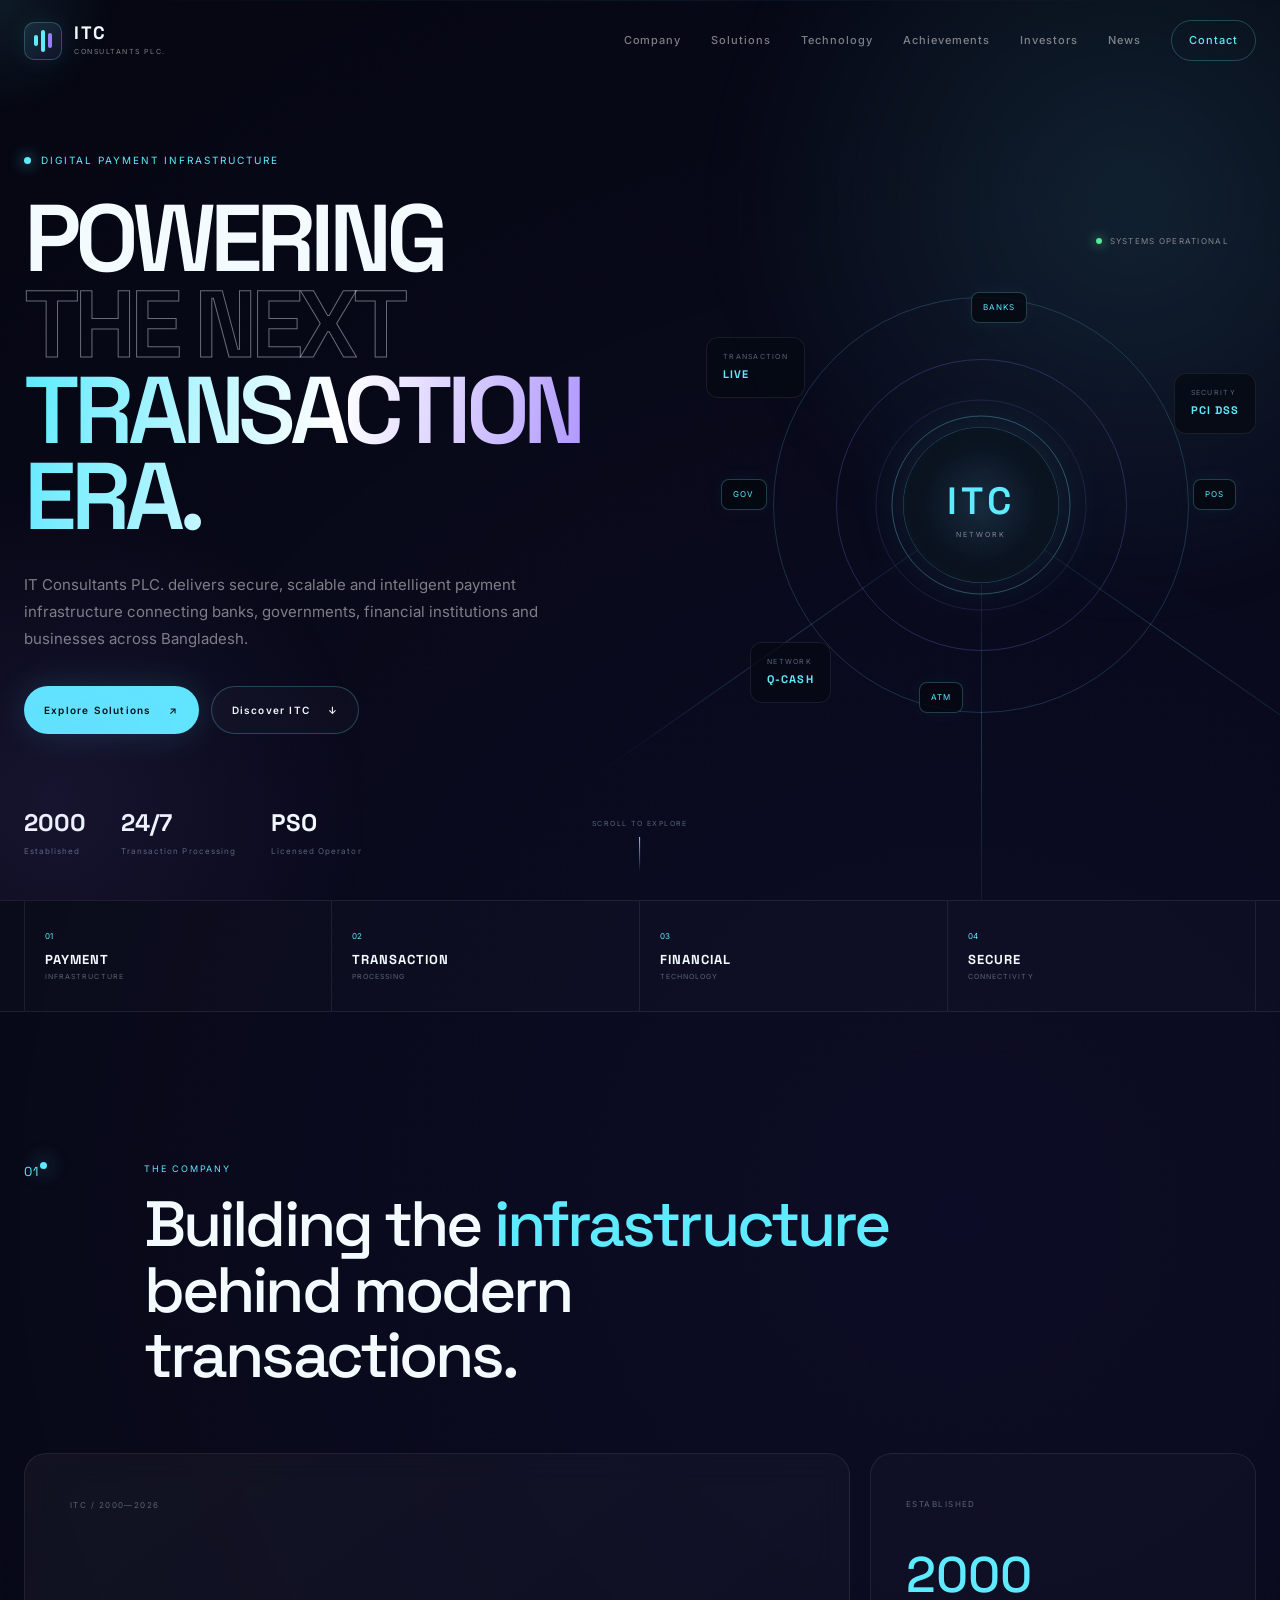
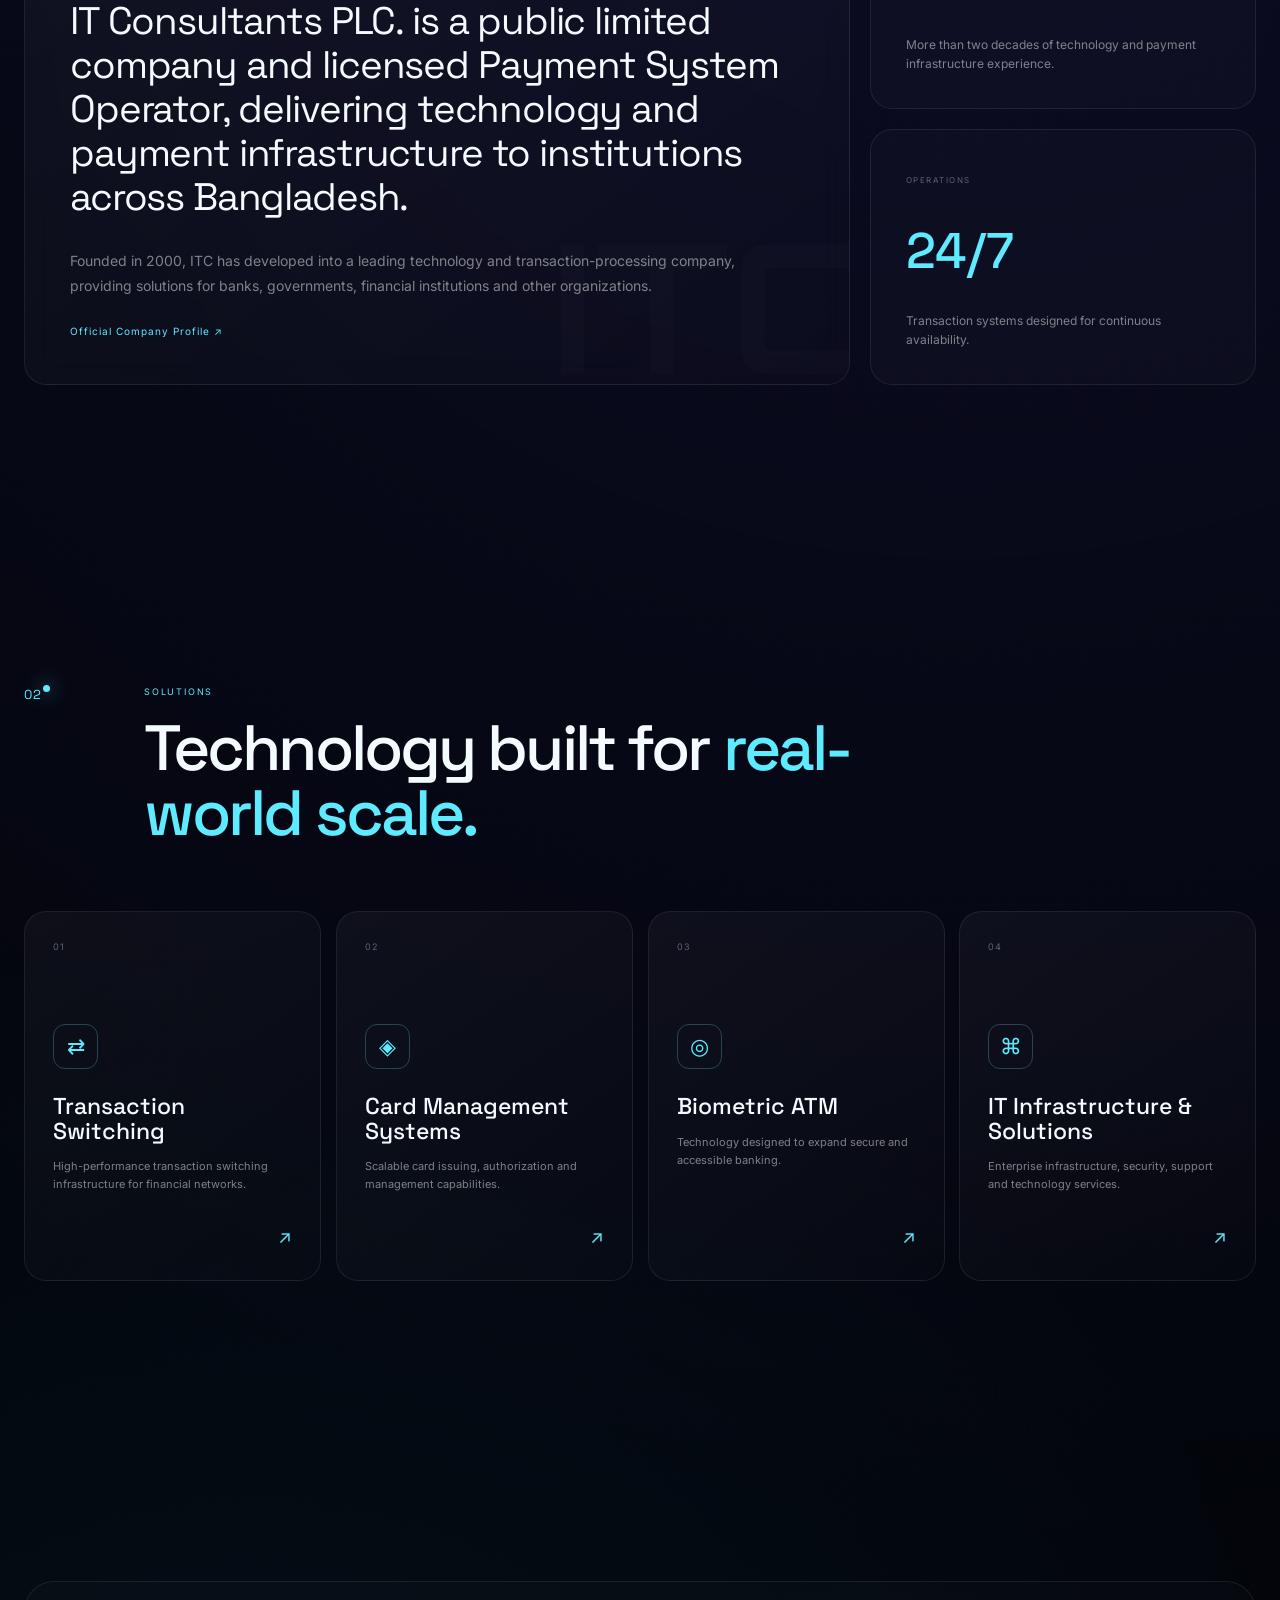
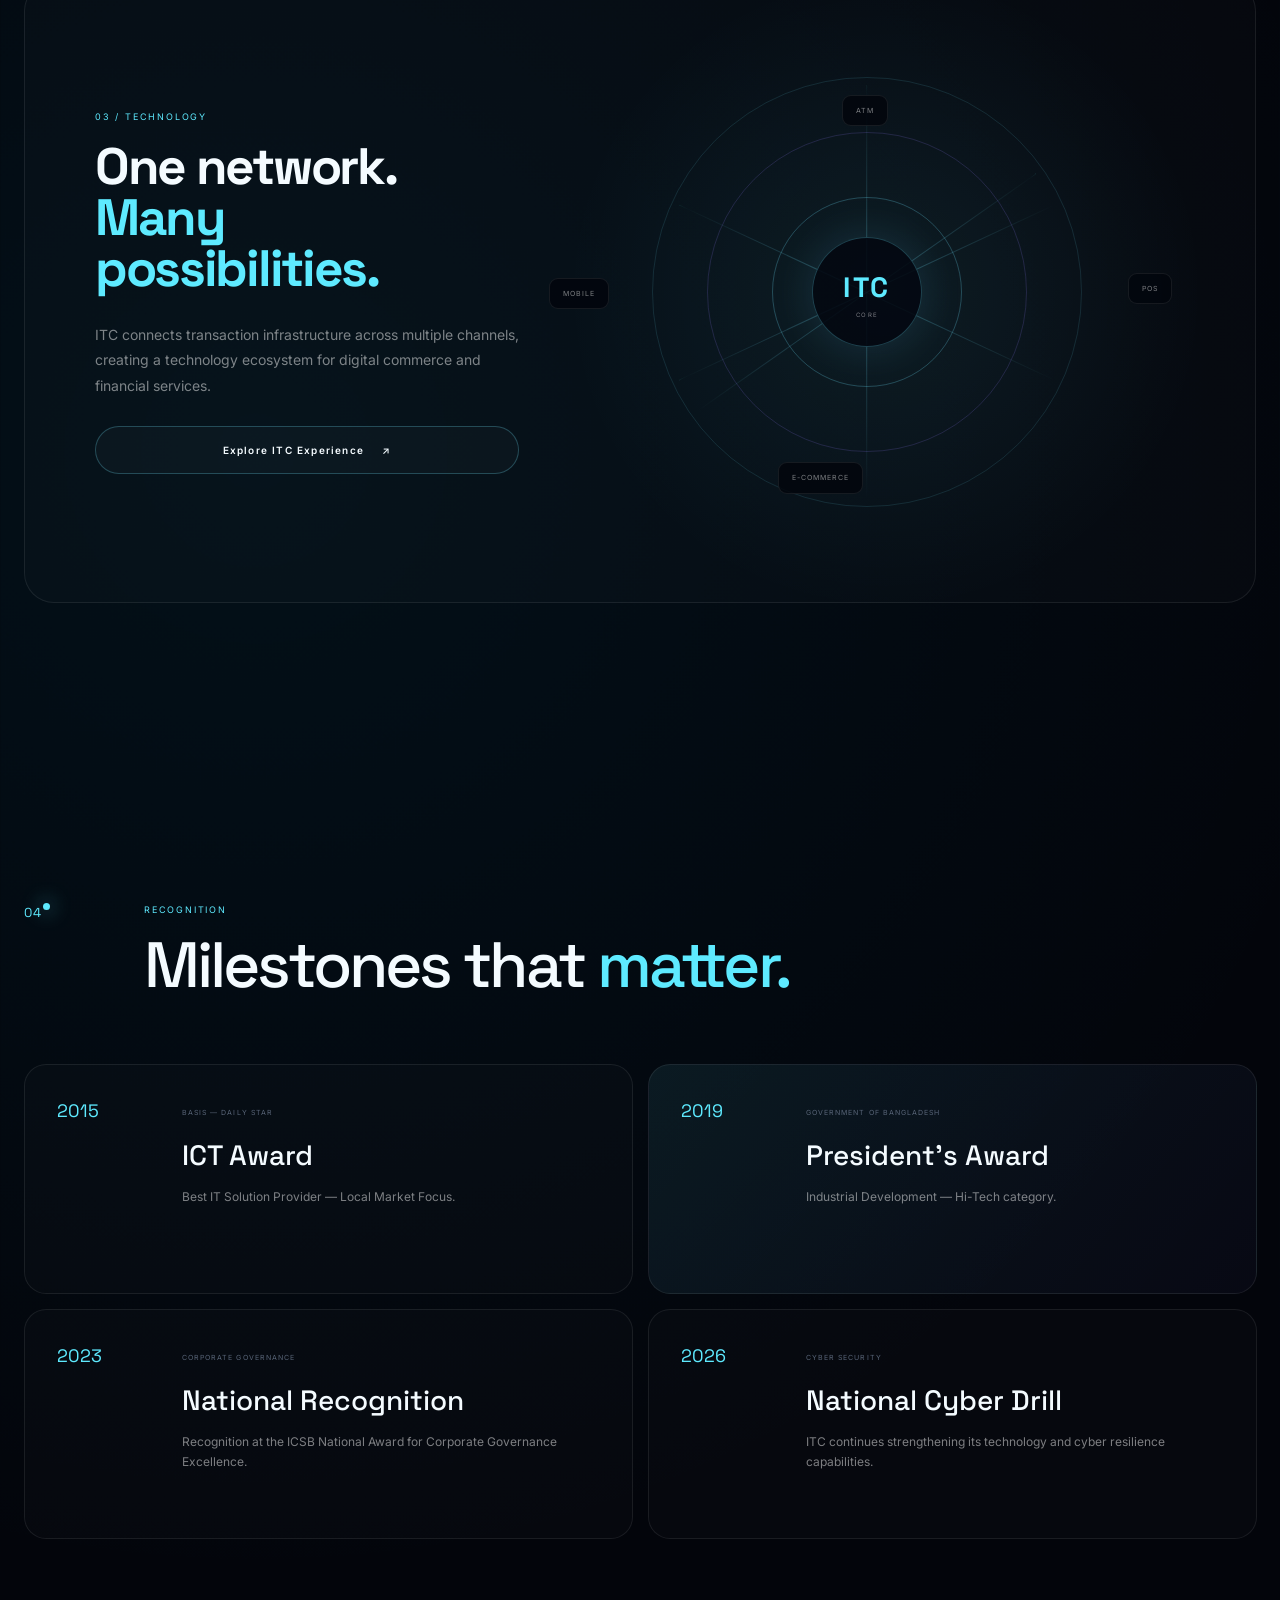
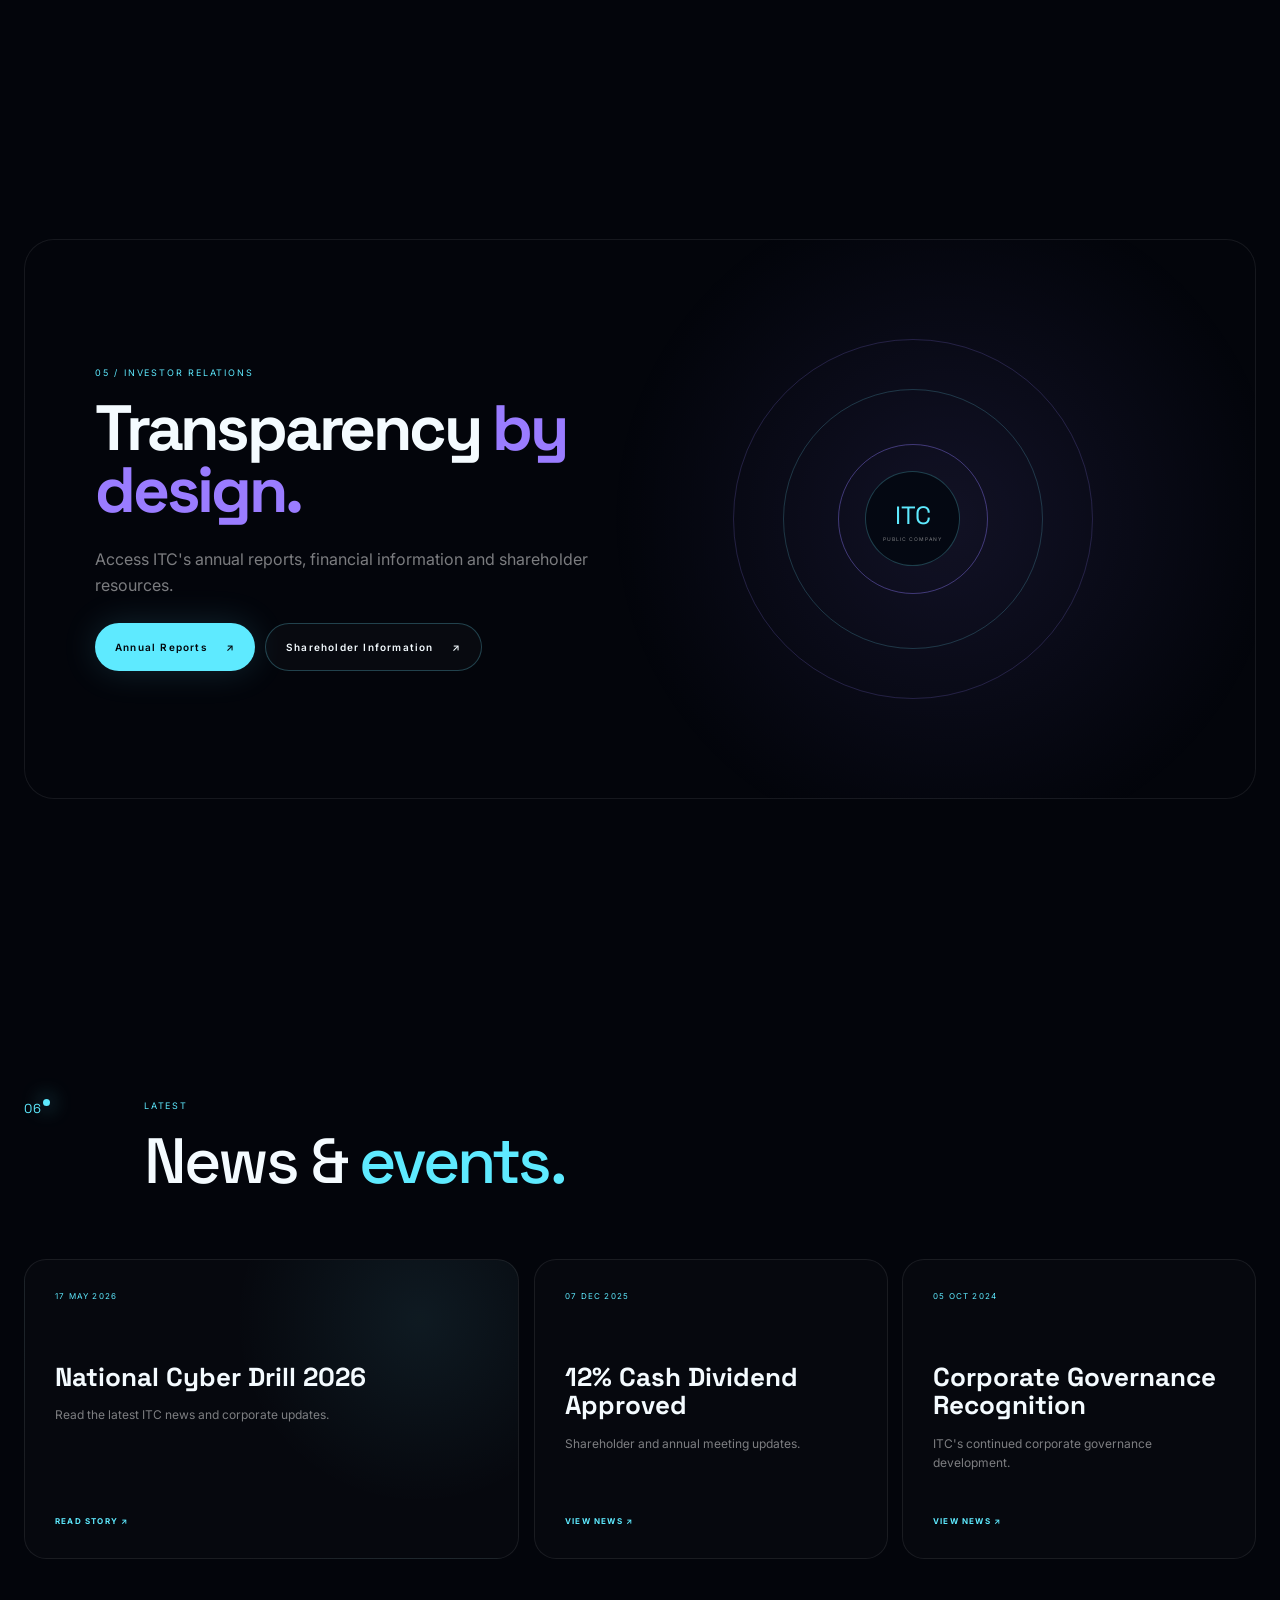
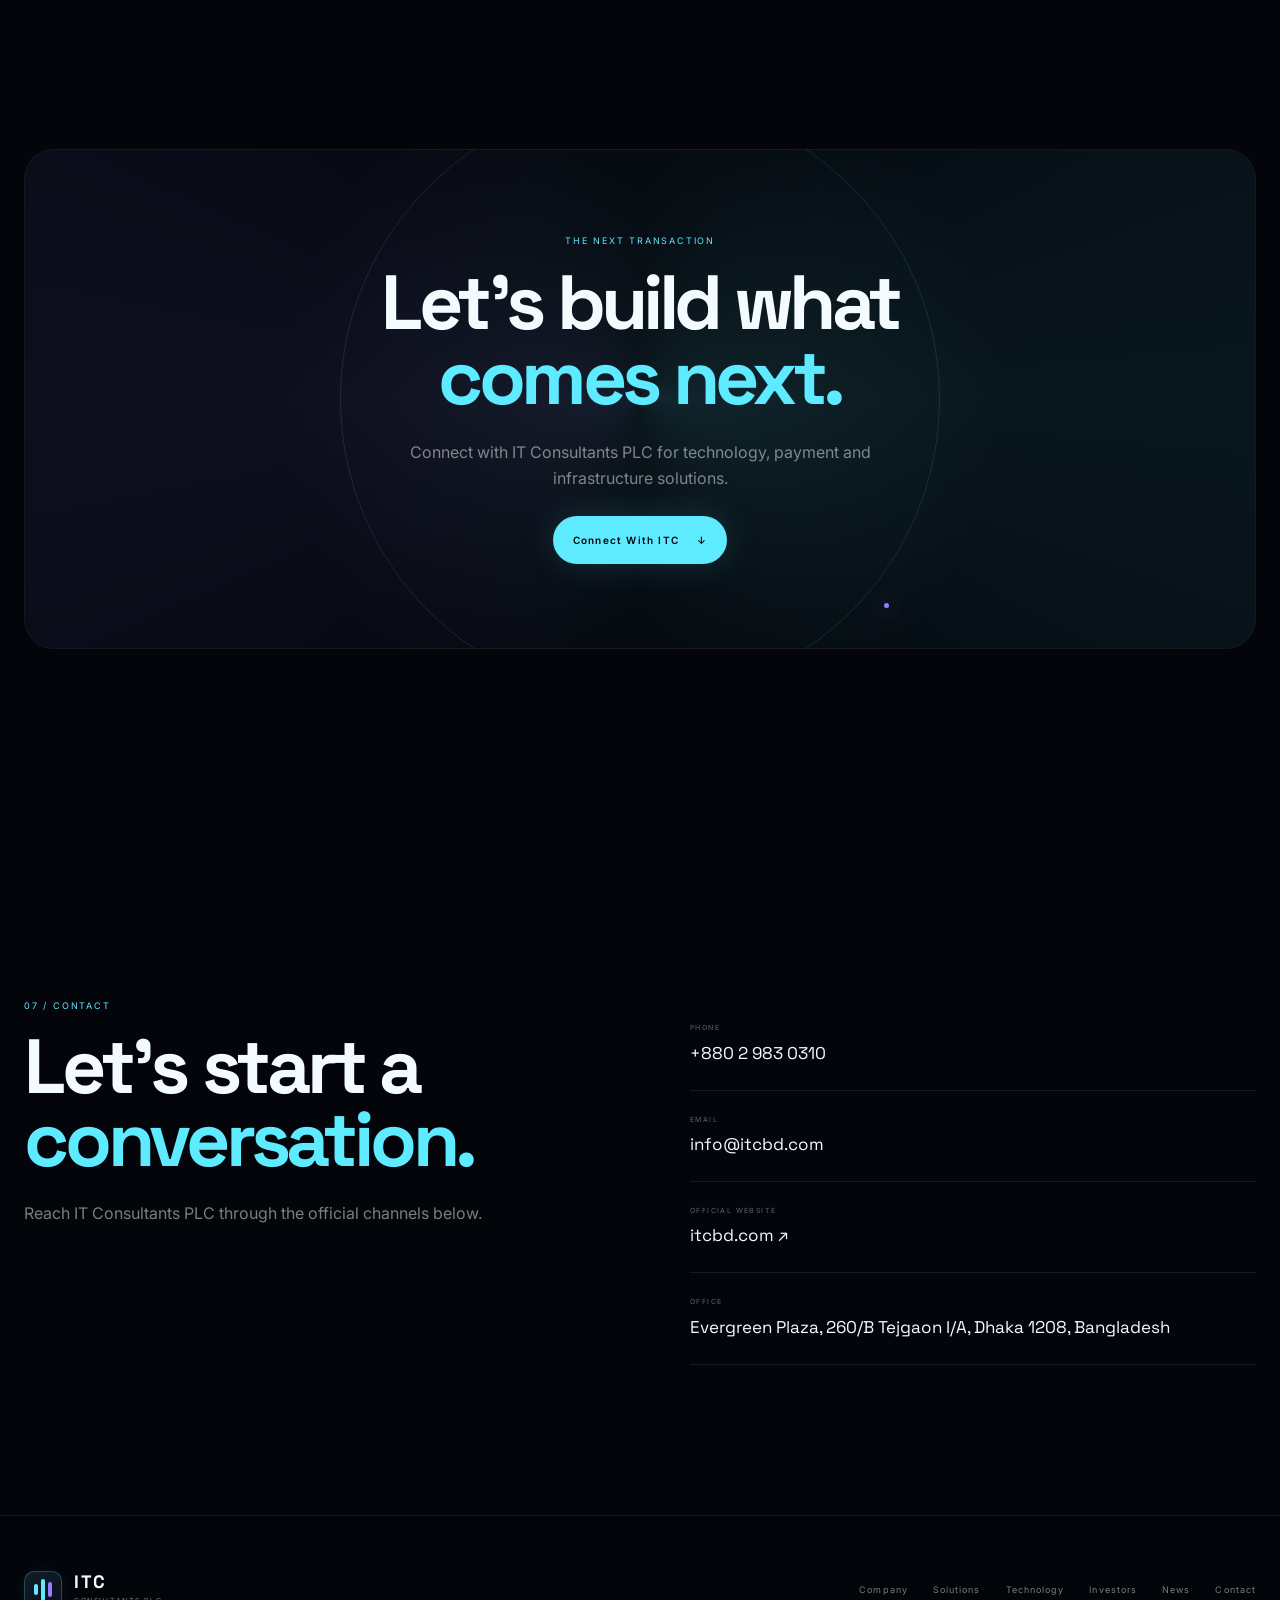
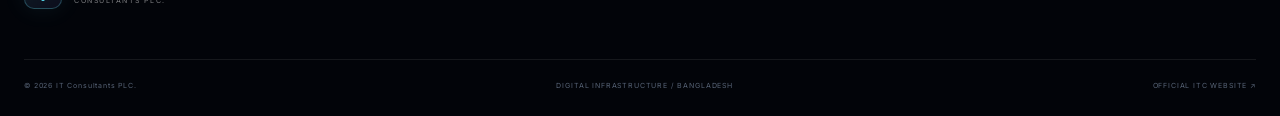
<file: index.html>
<!DOCTYPE html>
<html lang="en">

<head>

    <meta charset="UTF-8">

    <meta name="viewport"
          content="width=device-width, initial-scale=1.0">

    <meta name="description"
          content="IT Consultants PLC — powering digital payment infrastructure, transaction processing and technology solutions across Bangladesh.">

    <meta name="theme-color"
          content="#03050b">

    <title>IT Consultants PLC | Digital Infrastructure for Tomorrow</title>

    <link rel="preconnect"
          href="https://fonts.googleapis.com">

    <link rel="preconnect"
          href="https://fonts.gstatic.com"
          crossorigin>

    <link href="https://fonts.googleapis.com/css2?family=Inter:wght@300;400;500;600;700;800&family=Space+Grotesk:wght@400;500;600;700&family=Orbitron:wght@400;500;600;700&display=swap"
          rel="stylesheet">

    <link rel="stylesheet"
          href="style.css">

    <link rel="stylesheet"
          href="responsive.css">


    <style>

        /* =========================================================
           FUTURISTIC MOTION ENGINE
        ========================================================= */

        :root {
            --cyan: #5eeaff;
            --cyan-soft: rgba(94,234,255,.12);
            --violet: #9a7cff;
            --white: #f4fbff;
            --muted: rgba(255,255,255,.48);
            --line: rgba(255,255,255,.08);
        }


        * {
            box-sizing: border-box;
        }


        html {
            scroll-behavior: smooth;
        }


        body {
            overflow-x: hidden;
        }


        /* =========================================================
           LOADING SCREEN
        ========================================================= */

        .loader {
            position: fixed;
            inset: 0;
            z-index: 99999;

            display: flex;
            align-items: center;
            justify-content: center;

            background: #03050b;

            transition:
                opacity .9s ease,
                visibility .9s ease;
        }

        .loader.loaded {
            opacity: 0;
            visibility: hidden;
            pointer-events: none;
        }

        .loader-core {
            position: relative;

            width: 110px;
            height: 110px;

            display: flex;
            align-items: center;
            justify-content: center;
        }

        .loader-ring {
            position: absolute;
            inset: 0;

            border-radius: 50%;

            border: 1px solid rgba(94,234,255,.15);
            border-top-color: var(--cyan);

            animation:
                loaderSpin 1.3s linear infinite;
        }

        .loader-ring:nth-child(2) {
            inset: 13px;

            border-color:
                rgba(154,124,255,.15);

            border-right-color:
                var(--violet);

            animation-direction:
                reverse;

            animation-duration:
                1.8s;
        }

        .loader-ring:nth-child(3) {
            inset: 27px;

            border-color:
                rgba(255,255,255,.08);

            border-bottom-color:
                white;

            animation-duration:
                2.3s;
        }

        .loader-text {
            font-family:
                Orbitron,
                sans-serif;

            font-size:
                18px;

            font-weight:
                700;

            color:
                white;

            letter-spacing:
                2px;
        }

        @keyframes loaderSpin {

            to {
                transform:
                    rotate(360deg);
            }

        }


        /* =========================================================
           PARTICLE FIELD
        ========================================================= */

        .particle-field {
            position: fixed;
            inset: 0;

            z-index: -3;

            pointer-events: none;

            overflow: hidden;
        }

        .particle {
            position: absolute;

            width: 2px;
            height: 2px;

            border-radius: 50%;

            background:
                rgba(94,234,255,.7);

            box-shadow:
                0 0 10px
                rgba(94,234,255,.7);

            animation:
                particleFloat
                var(--duration)
                linear infinite;

            animation-delay:
                var(--delay);
        }

        @keyframes particleFloat {

            0% {
                transform:
                    translate3d(
                        0,
                        110vh,
                        0
                    );

                opacity: 0;
            }

            15% {
                opacity: .8;
            }

            85% {
                opacity: .5;
            }

            100% {
                transform:
                    translate3d(
                        var(--x),
                        -20vh,
                        0
                    );

                opacity: 0;
            }

        }


        /* =========================================================
           MOVING GRID
        ========================================================= */

        .grid-background {
            animation:
                gridMove
                22s
                linear
                infinite;
        }

        @keyframes gridMove {

            from {
                background-position:
                    0 0,
                    0 0;
            }

            to {
                background-position:
                    80px 80px,
                    80px 80px;
            }

        }


        /* =========================================================
           SCANLINE
        ========================================================= */

        .scanline {
            position: fixed;

            left: 0;
            right: 0;

            height: 1px;

            background:
                linear-gradient(
                    90deg,
                    transparent,
                    rgba(94,234,255,.35),
                    transparent
                );

            z-index: 100;

            pointer-events: none;

            opacity: .18;

            animation:
                scanMove
                8s
                linear
                infinite;
        }

        @keyframes scanMove {

            0% {
                top: -5%;
            }

            100% {
                top: 105%;
            }

        }


        /* =========================================================
           HEADER
        ========================================================= */

        .header {
            transition:
                background .4s ease,
                border-color .4s ease,
                transform .4s ease;
        }

        .header.scrolled {
            background:
                rgba(3,5,11,.72);

            backdrop-filter:
                blur(22px);

            border-bottom:
                1px solid
                rgba(94,234,255,.08);
        }

        .brand {
            transition:
                transform .35s ease;
        }

        .brand:hover {
            transform:
                translateY(-2px);
        }


        /* =========================================================
           HERO
        ========================================================= */

        .hero {
            min-height:
                100vh;

            position:
                relative;

            display:
                flex;

            align-items:
                center;

            overflow:
                hidden;
        }

        .hero::before {
            content: "";

            position:
                absolute;

            width:
                900px;

            height:
                900px;

            right:
                -300px;

            top:
                -250px;

            border-radius:
                50%;

            background:
                radial-gradient(
                    circle,
                    rgba(94,234,255,.11),
                    transparent 65%
                );

            filter:
                blur(30px);

            animation:
                heroGlow
                8s
                ease-in-out
                infinite;
        }

        .hero::after {
            content: "";

            position:
                absolute;

            width:
                700px;

            height:
                700px;

            left:
                -300px;

            bottom:
                -250px;

            border-radius:
                50%;

            background:
                radial-gradient(
                    circle,
                    rgba(154,124,255,.10),
                    transparent 65%
                );

            animation:
                heroGlow
                10s
                ease-in-out
                infinite
                reverse;
        }

        @keyframes heroGlow {

            0%,
            100% {
                transform:
                    scale(1)
                    translate(0,0);
            }

            50% {
                transform:
                    scale(1.18)
                    translate(
                        20px,
                        -15px
                    );
            }

        }


        .hero-content {
            animation:
                heroEnter
                1.2s
                cubic-bezier(.16,1,.3,1)
                both;
        }

        @keyframes heroEnter {

            from {
                opacity: 0;
                transform:
                    translateY(60px);
            }

            to {
                opacity: 1;
                transform:
                    translateY(0);
            }

        }


        .eyebrow {
            animation:
                eyebrowReveal
                1s
                .2s
                both;
        }

        @keyframes eyebrowReveal {

            from {
                opacity: 0;
                letter-spacing:
                    10px;
            }

            to {
                opacity: 1;
                letter-spacing:
                    2px;
            }

        }


        .hero h1 {
            perspective:
                800px;
        }

        .hero h1 span,
        .hero h1 em {
            display:
                inline-block;

            animation:
                titleLine
                1.2s
                cubic-bezier(.16,1,.3,1)
                both;
        }

        .hero h1 span {
            animation-delay:
                .15s;
        }

        .hero h1 em {
            animation-delay:
                .28s;
        }

        @keyframes titleLine {

            from {
                opacity: 0;

                transform:
                    translateY(35px)
                    rotateX(60deg);

                filter:
                    blur(8px);
            }

            to {
                opacity: 1;

                transform:
                    translateY(0)
                    rotateX(0);

                filter:
                    blur(0);
            }

        }


        .hero-description {
            animation:
                fadeUp
                1s
                .5s
                both;
        }

        .hero-actions {
            animation:
                fadeUp
                1s
                .65s
                both;
        }

        .hero-meta {
            animation:
                fadeUp
                1s
                .8s
                both;
        }

        @keyframes fadeUp {

            from {
                opacity: 0;
                transform:
                    translateY(25px);
            }

            to {
                opacity: 1;
                transform:
                    translateY(0);
            }

        }


        /* =========================================================
           HERO VISUAL
        ========================================================= */

        .hero-visual {
            perspective:
                1000px;

            animation:
                visualEnter
                1.4s
                .2s
                both;
        }

        @keyframes visualEnter {

            from {
                opacity: 0;

                transform:
                    scale(.7)
                    rotateY(25deg);

                filter:
                    blur(10px);
            }

            to {
                opacity: 1;

                transform:
                    scale(1)
                    rotateY(0);

                filter:
                    blur(0);
            }

        }


        .orbit-system {
            animation:
                systemFloat
                7s
                ease-in-out
                infinite;
        }

        @keyframes systemFloat {

            0%,
            100% {
                transform:
                    translateY(0)
                    rotateX(0deg);
            }

            50% {
                transform:
                    translateY(-13px)
                    rotateX(2deg);
            }

        }


        .orbit {
            animation:
                orbitRotate
                18s
                linear
                infinite;
        }

        .orbit-medium {
            animation-duration:
                13s;

            animation-direction:
                reverse;
        }

        .orbit-small {
            animation-duration:
                8s;
        }

        @keyframes orbitRotate {

            from {
                transform:
                    rotate(0deg);
            }

            to {
                transform:
                    rotate(360deg);
            }

        }


        .orbit-node {
            animation:
                nodeFloat
                4s
                ease-in-out
                infinite;
        }

        .node-two {
            animation-delay:
                -.8s;
        }

        .node-three {
            animation-delay:
                -1.6s;
        }

        .node-four {
            animation-delay:
                -2.4s;
        }

        @keyframes nodeFloat {

            0%,
            100% {
                transform:
                    translateY(0)
                    scale(1);
            }

            50% {
                transform:
                    translateY(-8px)
                    scale(1.05);
            }

        }


        .central-core {
            animation:
                corePulse
                3.5s
                ease-in-out
                infinite;
        }

        @keyframes corePulse {

            0%,
            100% {
                box-shadow:
                    0 0 35px
                    rgba(94,234,255,.10);
            }

            50% {
                box-shadow:
                    0 0 80px
                    rgba(94,234,255,.28),
                    0 0 140px
                    rgba(154,124,255,.10);
            }

        }


        .core-ring {
            animation:
                coreRing
                7s
                linear
                infinite;
        }

        .ring-two {
            animation-direction:
                reverse;

            animation-duration:
                11s;
        }

        @keyframes coreRing {

            to {
                transform:
                    rotate(360deg);
            }

        }


        /* =========================================================
           DATA PANELS
        ========================================================= */

        .data-panel {
            animation:
                panelFloat
                5s
                ease-in-out
                infinite;
        }

        .panel-two {
            animation-delay:
                -1.7s;
        }

        .panel-three {
            animation-delay:
                -3.2s;
        }

        @keyframes panelFloat {

            0%,
            100% {
                transform:
                    translateY(0);
            }

            50% {
                transform:
                    translateY(-10px);
            }

        }


        /* =========================================================
           DATA STREAM
        ========================================================= */

        .data-stream {
            position:
                absolute;

            width:
                3px;

            height:
                3px;

            border-radius:
                50%;

            background:
                var(--cyan);

            box-shadow:
                0 0 15px
                var(--cyan);

            pointer-events:
                none;
        }


        /* =========================================================
           BUTTONS
        ========================================================= */

        .button {
            position:
                relative;

            overflow:
                hidden;

            isolation:
                isolate;

            transition:
                transform .3s ease,
                box-shadow .3s ease;
        }

        .button::before {
            content: "";

            position:
                absolute;

            width:
                0;

            height:
                0;

            left:
                var(--mx, 50%);

            top:
                var(--my, 50%);

            transform:
                translate(-50%, -50%);

            border-radius:
                50%;

            background:
                rgba(255,255,255,.16);

            transition:
                width .5s ease,
                height .5s ease;

            z-index:
                -1;
        }

        .button:hover::before {
            width:
                300px;

            height:
                300px;
        }

        .button:hover {
            transform:
                translateY(-4px);
        }


        /* =========================================================
           SECTION REVEAL
        ========================================================= */

        .section-heading,
        .about-grid,
        .solution-grid,
        .technology-panel,
        .achievement-grid,
        .investor-panel,
        .news-grid,
        .contact-grid,
        .final-panel {
            opacity:
                0;

            transform:
                translateY(45px);

            transition:
                opacity .9s ease,
                transform .9s cubic-bezier(.16,1,.3,1);
        }

        .section-heading.revealed,
        .about-grid.revealed,
        .solution-grid.revealed,
        .technology-panel.revealed,
        .achievement-grid.revealed,
        .investor-panel.revealed,
        .news-grid.revealed,
        .contact-grid.revealed,
        .final-panel.revealed {
            opacity:
                1;

            transform:
                translateY(0);
        }


        /* =========================================================
           CARDS
        ========================================================= */

        .glass-card,
        .solution-card,
        .achievement-card,
        .news-card,
        .mini-card {
            transform-style:
                preserve-3d;

            will-change:
                transform;
        }


        .solution-card {
            transition:
                transform .45s cubic-bezier(.16,1,.3,1),
                border-color .35s ease,
                box-shadow .35s ease;
        }

        .solution-card:hover {
            border-color:
                rgba(94,234,255,.28);

            box-shadow:
                0 25px 70px
                rgba(0,0,0,.3),
                0 0 40px
                rgba(94,234,255,.05);
        }


        .solution-icon {
            transition:
                transform .5s ease;
        }

        .solution-card:hover .solution-icon {
            transform:
                translateZ(25px)
                rotateY(180deg);
        }


        .achievement-card {
            transition:
                transform .4s ease,
                border-color .3s ease;
        }

        .achievement-card:hover {
            transform:
                translateY(-8px);
        }


        .news-card {
            transition:
                transform .4s ease,
                border-color .3s ease;
        }

        .news-card:hover {
            transform:
                translateY(-8px)
                scale(1.015);
        }


        /* =========================================================
           SECTION NUMBER
        ========================================================= */

        .section-number {
            position:
                relative;
        }

        .section-number::after {
            content: "";

            position:
                absolute;

            width:
                7px;

            height:
                7px;

            border-radius:
                50%;

            background:
                var(--cyan);

            box-shadow:
                0 0 20px
                var(--cyan);

            animation:
                numberPulse
                2s
                ease-in-out
                infinite;
        }

        @keyframes numberPulse {

            0%,
            100% {
                transform:
                    scale(1);
            }

            50% {
                transform:
                    scale(1.8);
            }

        }


        /* =========================================================
           ABOUT
        ========================================================= */

        .about-main {
            position:
                relative;

            overflow:
                hidden;
        }

        .about-main::after {
            content:
                "ITC";

            position:
                absolute;

            right:
                -30px;

            bottom:
                -65px;

            font-family:
                Orbitron,
                sans-serif;

            font-size:
                180px;

            font-weight:
                700;

            color:
                rgba(255,255,255,.015);

            pointer-events:
                none;
        }


        /* =========================================================
           TECHNOLOGY
        ========================================================= */

        .network-visual {
            animation:
                networkFloat
                8s
                ease-in-out
                infinite;
        }

        @keyframes networkFloat {

            0%,
            100% {
                transform:
                    translateY(0);
            }

            50% {
                transform:
                    translateY(-12px);
            }

        }


        .network-core {
            animation:
                networkCorePulse
                3s
                ease-in-out
                infinite;
        }

        @keyframes networkCorePulse {

            0%,
            100% {
                box-shadow:
                    0 0 30px
                    rgba(94,234,255,.10);
            }

            50% {
                box-shadow:
                    0 0 70px
                    rgba(94,234,255,.25);
            }

        }


        .network-line {
            overflow:
                hidden;
        }

        .network-line::after {
            content: "";

            position:
                absolute;

            top:
                50%;

            left:
                -30px;

            width:
                30px;

            height:
                2px;

            background:
                linear-gradient(
                    90deg,
                    transparent,
                    var(--cyan)
                );

            box-shadow:
                0 0 12px
                var(--cyan);

            animation:
                packetTravel
                2.8s
                linear
                infinite;
        }

        @keyframes packetTravel {

            from {
                left:
                    -30px;
            }

            to {
                left:
                    110%;
            }

        }


        /* =========================================================
           ACHIEVEMENT CARDS
        ========================================================= */

        .achievement-card span {
            transition:
                text-shadow .3s ease;
        }

        .achievement-card:hover span {
            text-shadow:
                0 0 25px
                rgba(94,234,255,.65);
        }


        /* =========================================================
           INVESTOR VISUAL
        ========================================================= */

        .investor-circle {
            animation:
                investorRotate
                15s
                linear
                infinite;
        }

        .circle-two {
            animation-duration:
                21s;

            animation-direction:
                reverse;
        }

        .circle-three {
            animation-duration:
                28s;
        }

        @keyframes investorRotate {

            to {
                transform:
                    rotate(360deg);
            }

        }


        .investor-core {
            animation:
                investorPulse
                4s
                ease-in-out
                infinite;
        }

        @keyframes investorPulse {

            0%,
            100% {
                transform:
                    translate(-50%, -50%)
                    scale(1);
            }

            50% {
                transform:
                    translate(-50%, -50%)
                    scale(1.07);
            }

        }


        /* =========================================================
           FINAL CTA
        ========================================================= */

        .final-panel {
            position:
                relative;

            overflow:
                hidden;
        }

        .final-panel::before {
            content: "";

            position:
                absolute;

            inset:
                -50%;

            background:
                conic-gradient(
                    from 0deg,
                    transparent,
                    rgba(94,234,255,.08),
                    transparent,
                    rgba(154,124,255,.08),
                    transparent
                );

            animation:
                finalSpin
                16s
                linear
                infinite;
        }

        @keyframes finalSpin {

            to {
                transform:
                    rotate(360deg);
            }

        }


        .final-content {
            position:
                relative;

            z-index:
                2;
        }


        /* =========================================================
           CONTACT
        ========================================================= */

        .contact-details a,
        .contact-details > div {
            transition:
                transform .35s ease,
                color .35s ease;
        }

        .contact-details a:hover {
            transform:
                translateX(8px);
        }


        /* =========================================================
           BACK TO TOP
        ========================================================= */

        .back-top {
            transition:
                opacity .3s ease,
                transform .3s ease,
                box-shadow .3s ease;
        }

        .back-top:hover {
            transform:
                translateY(-5px);

            box-shadow:
                0 0 30px
                rgba(94,234,255,.2);
        }


        /* =========================================================
           REDUCED MOTION
        ========================================================= */

        @media (prefers-reduced-motion: reduce) {

            *,
            *::before,
            *::after {
                animation-duration:
                    .01ms !important;

                animation-iteration-count:
                    1 !important;

                scroll-behavior:
                    auto !important;

                transition-duration:
                    .01ms !important;
            }

        }


        /* =========================================================
           MOBILE
        ========================================================= */

        @media (max-width: 900px) {

            .particle {
                display:
                    none;
            }

            .scanline {
                opacity:
                    .08;
            }

            .hero::before {
                width:
                    500px;

                height:
                    500px;
            }

        }

    </style>

</head>


<body>


    <!-- =====================================================
         LOADER
    ====================================================== -->

    <div class="loader"
         id="loader">

        <div class="loader-core">

            <div class="loader-ring"></div>
            <div class="loader-ring"></div>
            <div class="loader-ring"></div>

            <div class="loader-text">
                ITC
            </div>

        </div>

    </div>


    <!-- =====================================================
         GLOBAL MOTION
    ====================================================== -->

    <div class="scanline"></div>

    <div class="particle-field"
         id="particleField"></div>


    <div class="noise"></div>

    <div class="ambient ambient-one"></div>
    <div class="ambient ambient-two"></div>
    <div class="ambient ambient-three"></div>

    <div class="grid-background"></div>

    <div class="cursor-glow"
         id="cursorGlow"></div>


    <!-- =====================================================
         HEADER
    ====================================================== -->

    <header class="header"
            id="header">

        <div class="container header-inner">

            <a href="index.html"
               class="brand"
               aria-label="IT Consultants PLC Home">

                <span class="brand-symbol">
                    <span></span>
                    <span></span>
                    <span></span>
                </span>

                <span class="brand-text">
                    <strong>ITC</strong>
                    <small>CONSULTANTS PLC.</small>
                </span>

            </a>


            <nav class="desktop-nav"
                 aria-label="Primary navigation">

                <a href="#about">
                    Company
                </a>

                <a href="#solutions">
                    Solutions
                </a>

                <a href="#technology">
                    Technology
                </a>

                <a href="#achievements">
                    Achievements
                </a>

                <a href="#investors">
                    Investors
                </a>

                <a href="#news">
                    News
                </a>

                <a href="#contact"
                   class="nav-contact">
                    Contact
                </a>

            </nav>


            <button class="menu-button"
                    id="menuButton"
                    type="button"
                    aria-label="Open navigation"
                    aria-expanded="false">

                <span></span>
                <span></span>
                <span></span>

            </button>

        </div>

    </header>


    <!-- =====================================================
         MOBILE NAV
    ====================================================== -->

    <aside class="mobile-menu"
           id="mobileMenu">

        <div class="mobile-menu-inner">

            <div class="mobile-menu-top">

                <span>
                    ITC / NAVIGATION
                </span>

                <button id="mobileClose"
                        type="button"
                        aria-label="Close navigation">
                    ×
                </button>

            </div>

            <nav>

                <a href="#about">
                    01 / Company
                </a>

                <a href="#solutions">
                    02 / Solutions
                </a>

                <a href="#technology">
                    03 / Technology
                </a>

                <a href="#achievements">
                    04 / Achievements
                </a>

                <a href="#investors">
                    05 / Investors
                </a>

                <a href="#news">
                    06 / News
                </a>

                <a href="#contact">
                    07 / Contact
                </a>

            </nav>

        </div>

    </aside>


    <main>


        <!-- =================================================
             HERO
        ================================================== -->

        <section class="hero"
                 id="home">

            <div class="container hero-grid">

                <div class="hero-content">

                    <div class="eyebrow">

                        <span class="eyebrow-dot"></span>

                        DIGITAL PAYMENT INFRASTRUCTURE

                    </div>


                    <h1>

                        POWERING

                        <span>
                            THE NEXT
                        </span>

                        <em>
                            TRANSACTION ERA.
                        </em>

                    </h1>


                    <p class="hero-description">

                        IT Consultants PLC. delivers secure,
                        scalable and intelligent payment
                        infrastructure connecting banks,
                        governments, financial institutions
                        and businesses across Bangladesh.

                    </p>


                    <div class="hero-actions">

                        <a href="#solutions"
                           class="button button-primary">

                            Explore Solutions

                            <span>
                                ↗
                            </span>

                        </a>


                        <a href="#about"
                           class="button button-secondary">

                            Discover ITC

                            <span>
                                ↓
                            </span>

                        </a>

                    </div>


                    <div class="hero-meta">

                        <div>

                            <strong>
                                2000
                            </strong>

                            <span>
                                Established
                            </span>

                        </div>


                        <div>

                            <strong>
                                24/7
                            </strong>

                            <span>
                                Transaction Processing
                            </span>

                        </div>


                        <div>

                            <strong>
                                PSO
                            </strong>

                            <span>
                                Licensed Operator
                            </span>

                        </div>

                    </div>

                </div>


                <!-- =================================================
                     HERO NETWORK
                ================================================== -->

                <div class="hero-visual">

                    <div class="visual-status">

                        <span></span>

                        SYSTEMS OPERATIONAL

                    </div>


                    <div class="orbit-system">

                        <div class="orbit orbit-large"></div>

                        <div class="orbit orbit-medium"></div>

                        <div class="orbit orbit-small"></div>


                        <div class="orbit-line line-one"></div>
                        <div class="orbit-line line-two"></div>
                        <div class="orbit-line line-three"></div>


                        <div class="orbit-node node-one">
                            BANKS
                        </div>

                        <div class="orbit-node node-two">
                            POS
                        </div>

                        <div class="orbit-node node-three">
                            ATM
                        </div>

                        <div class="orbit-node node-four">
                            GOV
                        </div>


                        <div class="central-core">

                            <div class="core-ring"></div>

                            <div class="core-ring ring-two"></div>

                            <div class="core-content">

                                <span>
                                    ITC
                                </span>

                                <small>
                                    NETWORK
                                </small>

                            </div>

                        </div>

                    </div>


                    <div class="data-panel panel-one">

                        <span>
                            TRANSACTION
                        </span>

                        <strong>
                            ACTIVE
                        </strong>

                    </div>


                    <div class="data-panel panel-two">

                        <span>
                            SECURITY
                        </span>

                        <strong>
                            PCI DSS
                        </strong>

                    </div>


                    <div class="data-panel panel-three">

                        <span>
                            NETWORK
                        </span>

                        <strong>
                            Q-CASH
                        </strong>

                    </div>

                </div>

            </div>


            <div class="hero-scroll">

                <span>
                    SCROLL TO EXPLORE
                </span>

                <div></div>

            </div>

        </section>


        <!-- =================================================
             TRUST STRIP
        ================================================== -->

        <section class="trust-strip">

            <div class="container trust-grid">

                <div>
                    <span>01</span>
                    <strong>PAYMENT</strong>
                    <small>INFRASTRUCTURE</small>
                </div>

                <div>
                    <span>02</span>
                    <strong>TRANSACTION</strong>
                    <small>PROCESSING</small>
                </div>

                <div>
                    <span>03</span>
                    <strong>FINANCIAL</strong>
                    <small>TECHNOLOGY</small>
                </div>

                <div>
                    <span>04</span>
                    <strong>SECURE</strong>
                    <small>CONNECTIVITY</small>
                </div>

            </div>

        </section>


        <!-- =================================================
             ABOUT
        ================================================== -->

        <section class="section about-section"
                 id="about">

            <div class="container">

                <div class="section-heading">

                    <div class="section-number">
                        01
                    </div>

                    <div>

                        <span class="section-label">
                            THE COMPANY
                        </span>

                        <h2>
                            Building the
                            <span>infrastructure</span>
                            behind modern transactions.
                        </h2>

                    </div>

                </div>


                <div class="about-grid">

                    <div class="about-main glass-card">

                        <div class="card-index">
                            ITC / 2000—2026
                        </div>

                        <p class="large-copy">

                            IT Consultants PLC. is a public
                            limited company and licensed
                            Payment System Operator,
                            delivering technology and
                            payment infrastructure to
                            institutions across Bangladesh.

                        </p>

                        <p>

                            Founded in 2000, ITC has developed
                            into a leading technology and
                            transaction-processing company,
                            providing solutions for banks,
                            governments, financial institutions
                            and other organizations.

                        </p>


                        <a href="https://www.itcbd.com/company-background"
                           target="_blank"
                           rel="noopener noreferrer"
                           class="text-link">

                            Official Company Profile

                            <span>
                                ↗
                            </span>

                        </a>

                    </div>


                    <div class="about-side">

                        <div class="mini-card">

                            <span>
                                ESTABLISHED
                            </span>

                            <strong>
                                2000
                            </strong>

                            <p>
                                More than two decades of
                                technology and payment
                                infrastructure experience.
                            </p>

                        </div>


                        <div class="mini-card">

                            <span>
                                OPERATIONS
                            </span>

                            <strong>
                                24/7
                            </strong>

                            <p>
                                Transaction systems designed
                                for continuous availability.
                            </p>

                        </div>

                    </div>

                </div>

            </div>

        </section>


        <!-- =================================================
             SOLUTIONS
        ================================================== -->

        <section class="section solutions-section"
                 id="solutions">

            <div class="container">

                <div class="section-heading">

                    <div class="section-number">
                        02
                    </div>

                    <div>

                        <span class="section-label">
                            SOLUTIONS
                        </span>

                        <h2>
                            Technology built for
                            <span>real-world scale.</span>
                        </h2>

                    </div>

                </div>


                <div class="solution-grid">


                    <a href="https://www.itcbd.com/solutions/transaction-switching"
                       target="_blank"
                       rel="noopener noreferrer"
                       class="solution-card">

                        <span class="solution-number">
                            01
                        </span>

                        <div class="solution-icon">
                            ⇄
                        </div>

                        <h3>
                            Transaction
                            Switching
                        </h3>

                        <p>
                            High-performance transaction
                            switching infrastructure for
                            financial networks.
                        </p>

                        <span class="card-arrow">
                            ↗
                        </span>

                    </a>


                    <a href="https://www.itcbd.com/solutions/card-management-system"
                       target="_blank"
                       rel="noopener noreferrer"
                       class="solution-card">

                        <span class="solution-number">
                            02
                        </span>

                        <div class="solution-icon">
                            ◈
                        </div>

                        <h3>
                            Card Management
                            Systems
                        </h3>

                        <p>
                            Scalable card issuing,
                            authorization and management
                            capabilities.
                        </p>

                        <span class="card-arrow">
                            ↗
                        </span>

                    </a>


                    <a href="https://www.itcbd.com/solutions/biometric-atm"
                       target="_blank"
                       rel="noopener noreferrer"
                       class="solution-card">

                        <span class="solution-number">
                            03
                        </span>

                        <div class="solution-icon">
                            ◎
                        </div>

                        <h3>
                            Biometric
                            ATM
                        </h3>

                        <p>
                            Technology designed to expand
                            secure and accessible banking.
                        </p>

                        <span class="card-arrow">
                            ↗
                        </span>

                    </a>


                    <a href="https://www.itcbd.com/solutions/it-infrastructure--solutions"
                       target="_blank"
                       rel="noopener noreferrer"
                       class="solution-card">

                        <span class="solution-number">
                            04
                        </span>

                        <div class="solution-icon">
                            ⌘
                        </div>

                        <h3>
                            IT Infrastructure
                            & Solutions
                        </h3>

                        <p>
                            Enterprise infrastructure,
                            security, support and
                            technology services.
                        </p>

                        <span class="card-arrow">
                            ↗
                        </span>

                    </a>

                </div>

            </div>

        </section>


        <!-- =================================================
             TECHNOLOGY
        ================================================== -->

        <section class="section technology-section"
                 id="technology">

            <div class="container">

                <div class="technology-panel">

                    <div class="technology-copy">

                        <span class="section-label">
                            03 / TECHNOLOGY
                        </span>

                        <h2>
                            One network.
                            <span>
                                Many possibilities.
                            </span>
                        </h2>

                        <p>
                            ITC connects transaction
                            infrastructure across multiple
                            channels, creating a technology
                            ecosystem for digital commerce
                            and financial services.
                        </p>

                        <a href="https://www.itcbd.com/experience"
                           target="_blank"
                           rel="noopener noreferrer"
                           class="button button-secondary">

                            Explore ITC Experience

                            <span>
                                ↗
                            </span>

                        </a>

                    </div>


                    <div class="network-visual">

                        <div class="network-ring ring-a"></div>
                        <div class="network-ring ring-b"></div>
                        <div class="network-ring ring-c"></div>

                        <div class="network-line nl-a"></div>
                        <div class="network-line nl-b"></div>
                        <div class="network-line nl-c"></div>
                        <div class="network-line nl-d"></div>

                        <div class="network-node network-a">
                            ATM
                        </div>

                        <div class="network-node network-b">
                            POS
                        </div>

                        <div class="network-node network-c">
                            E-COMMERCE
                        </div>

                        <div class="network-node network-d">
                            MOBILE
                        </div>

                        <div class="network-core">

                            <strong>
                                ITC
                            </strong>

                            <span>
                                CORE
                            </span>

                        </div>

                    </div>

                </div>

            </div>

        </section>


        <!-- =================================================
             ACHIEVEMENTS
        ================================================== -->

        <section class="section achievements-section"
                 id="achievements">

            <div class="container">

                <div class="section-heading">

                    <div class="section-number">
                        04
                    </div>

                    <div>

                        <span class="section-label">
                            RECOGNITION
                        </span>

                        <h2>
                            Milestones that
                            <span>
                                matter.
                            </span>
                        </h2>

                    </div>

                </div>


                <div class="achievement-grid">

                    <article class="achievement-card">

                        <span>
                            2015
                        </span>

                        <div>

                            <small>
                                BASIS — DAILY STAR
                            </small>

                            <h3>
                                ICT Award
                            </h3>

                            <p>
                                Best IT Solution Provider —
                                Local Market Focus.
                            </p>

                        </div>

                    </article>


                    <article class="achievement-card featured">

                        <span>
                            2019
                        </span>

                        <div>

                            <small>
                                GOVERNMENT OF BANGLADESH
                            </small>

                            <h3>
                                President's Award
                            </h3>

                            <p>
                                Industrial Development —
                                Hi-Tech category.
                            </p>

                        </div>

                    </article>


                    <article class="achievement-card">

                        <span>
                            2023
                        </span>

                        <div>

                            <small>
                                CORPORATE GOVERNANCE
                            </small>

                            <h3>
                                National Recognition
                            </h3>

                            <p>
                                Recognition at the ICSB
                                National Award for Corporate
                                Governance Excellence.
                            </p>

                        </div>

                    </article>


                    <article class="achievement-card">

                        <span>
                            2026
                        </span>

                        <div>

                            <small>
                                CYBER SECURITY
                            </small>

                            <h3>
                                National Cyber Drill
                            </h3>

                            <p>
                                ITC continues strengthening
                                its technology and cyber
                                resilience capabilities.
                            </p>

                        </div>

                    </article>

                </div>

            </div>

        </section>


        <!-- =================================================
             INVESTORS
        ================================================== -->

        <section class="section investor-section"
                 id="investors">

            <div class="container">

                <div class="investor-panel">

                    <div>

                        <span class="section-label">
                            05 / INVESTOR RELATIONS
                        </span>

                        <h2>
                            Transparency
                            <span>
                                by design.
                            </span>
                        </h2>

                        <p>
                            Access ITC's annual reports,
                            financial information and
                            shareholder resources.
                        </p>


                        <div class="investor-actions">

                            <a href="https://www.itcbd.com/annual-report"
                               target="_blank"
                               rel="noopener noreferrer"
                               class="button button-primary">

                                Annual Reports

                                <span>
                                    ↗
                                </span>

                            </a>


                            <a href="https://www.itcbd.com/shareholder-info"
                               target="_blank"
                               rel="noopener noreferrer"
                               class="button button-secondary">

                                Shareholder Information

                                <span>
                                    ↗
                                </span>

                            </a>

                        </div>

                    </div>


                    <div class="investor-visual">

                        <div class="investor-circle circle-one"></div>
                        <div class="investor-circle circle-two"></div>
                        <div class="investor-circle circle-three"></div>

                        <div class="investor-core">

                            <span>
                                ITC
                            </span>

                            <small>
                                PUBLIC COMPANY
                            </small>

                        </div>

                    </div>

                </div>

            </div>

        </section>


        <!-- =================================================
             NEWS
        ================================================== -->

        <section class="section news-section"
                 id="news">

            <div class="container">

                <div class="section-heading">

                    <div class="section-number">
                        06
                    </div>

                    <div>

                        <span class="section-label">
                            LATEST
                        </span>

                        <h2>
                            News &
                            <span>
                                events.
                            </span>
                        </h2>

                    </div>

                </div>


                <div class="news-grid">


                    <a href="https://www.itcbd.com/news-events"
                       target="_blank"
                       rel="noopener noreferrer"
                       class="news-card featured-news">

                        <span>
                            17 MAY 2026
                        </span>

                        <h3>
                            National Cyber Drill 2026
                        </h3>

                        <p>
                            Read the latest ITC news and
                            corporate updates.
                        </p>

                        <strong>
                            READ STORY ↗
                        </strong>

                    </a>


                    <a href="https://www.itcbd.com/news-events"
                       target="_blank"
                       rel="noopener noreferrer"
                       class="news-card">

                        <span>
                            07 DEC 2025
                        </span>

                        <h3>
                            12% Cash Dividend Approved
                        </h3>

                        <p>
                            Shareholder and annual meeting
                            updates.
                        </p>

                        <strong>
                            VIEW NEWS ↗
                        </strong>

                    </a>


                    <a href="https://www.itcbd.com/news-events"
                       target="_blank"
                       rel="noopener noreferrer"
                       class="news-card">

                        <span>
                            05 OCT 2024
                        </span>

                        <h3>
                            Corporate Governance Recognition
                        </h3>

                        <p>
                            ITC's continued corporate
                            governance development.
                        </p>

                        <strong>
                            VIEW NEWS ↗
                        </strong>

                    </a>

                </div>

            </div>

        </section>


        <!-- =================================================
             FINAL CTA
        ================================================== -->

        <section class="final-section">

            <div class="container">

                <div class="final-panel">

                    <div class="final-orbit"></div>

                    <div class="final-content">

                        <span class="section-label">
                            THE NEXT TRANSACTION
                        </span>

                        <h2>
                            Let's build what
                            <span>
                                comes next.
                            </span>
                        </h2>

                        <p>
                            Connect with IT Consultants PLC
                            for technology, payment and
                            infrastructure solutions.
                        </p>

                        <a href="#contact"
                           class="button button-primary">

                            Connect With ITC

                            <span>
                                ↓
                            </span>

                        </a>

                    </div>

                </div>

            </div>

        </section>


        <!-- =================================================
             CONTACT
        ================================================== -->

        <section class="section contact-section"
                 id="contact">

            <div class="container">

                <div class="contact-grid">

                    <div>

                        <span class="section-label">
                            07 / CONTACT
                        </span>

                        <h2>
                            Let's start a
                            <span>
                                conversation.
                            </span>
                        </h2>

                        <p>
                            Reach IT Consultants PLC through
                            the official channels below.
                        </p>

                    </div>


                    <div class="contact-details">

                        <a href="tel:+88029830310">

                            <span>
                                PHONE
                            </span>

                            +880 2 983 0310

                        </a>


                        <a href="mailto:info@itcbd.com">

                            <span>
                                EMAIL
                            </span>

                            info@itcbd.com

                        </a>


                        <a href="https://www.itcbd.com/"
                           target="_blank"
                           rel="noopener noreferrer">

                            <span>
                                OFFICIAL WEBSITE
                            </span>

                            itcbd.com ↗

                        </a>


                        <div>

                            <span>
                                OFFICE
                            </span>

                            Evergreen Plaza,
                            260/B Tejgaon I/A,
                            Dhaka 1208, Bangladesh

                        </div>

                    </div>

                </div>

            </div>

        </section>

    </main>


    <!-- =====================================================
         FOOTER
    ====================================================== -->

    <footer class="footer">

        <div class="container">

            <div class="footer-top">

                <a href="#home"
                   class="brand footer-brand">

                    <span class="brand-symbol">

                        <span></span>
                        <span></span>
                        <span></span>

                    </span>

                    <span class="brand-text">

                        <strong>
                            ITC
                        </strong>

                        <small>
                            CONSULTANTS PLC.
                        </small>

                    </span>

                </a>


                <div class="footer-links">

                    <a href="#about">
                        Company
                    </a>

                    <a href="#solutions">
                        Solutions
                    </a>

                    <a href="#technology">
                        Technology
                    </a>

                    <a href="#investors">
                        Investors
                    </a>

                    <a href="#news">
                        News
                    </a>

                    <a href="#contact">
                        Contact
                    </a>

                </div>

            </div>


            <div class="footer-bottom">

                <span>
                    © 2026 IT Consultants PLC.
                </span>

                <span>
                    DIGITAL INFRASTRUCTURE / BANGLADESH
                </span>

                <a href="https://www.itcbd.com/"
                   target="_blank"
                   rel="noopener noreferrer">

                    OFFICIAL ITC WEBSITE ↗

                </a>

            </div>

        </div>

    </footer>


    <!-- =====================================================
         BACK TO TOP
    ====================================================== -->

    <button class="back-top"
            id="backTop"
            type="button"
            aria-label="Back to top">

        ↑

    </button>


    <!-- =====================================================
         JAVASCRIPT
    ====================================================== -->

    <script src="main.js"></script>
    <script src="animations.js"></script>


    <script>

        document.addEventListener(
            "DOMContentLoaded",
            function () {


                /* =================================================
                   LOADER
                ================================================= */

                const loader =
                    document.getElementById(
                        "loader"
                    );


                window.addEventListener(
                    "load",
                    function () {

                        setTimeout(
                            function () {

                                loader.classList.add(
                                    "loaded"
                                );

                            },
                            700
                        );

                    }
                );


                /* =================================================
                   PARTICLES
                ================================================= */

                const particleField =
                    document.getElementById(
                        "particleField"
                    );


                if (particleField) {

                    const particleCount =
                        window.innerWidth < 700
                            ? 18
                            : 45;


                    for (
                        let i = 0;
                        i < particleCount;
                        i++
                    ) {

                        const particle =
                            document.createElement(
                                "span"
                            );


                        particle.className =
                            "particle";


                        particle.style.left =
                            Math.random() * 100 +
                            "%";


                        particle.style.setProperty(
                            "--x",
                            (
                                Math.random() *
                                300 -
                                150
                            ) +
                            "px"
                        );


                        particle.style.setProperty(
                            "--duration",
                            (
                                12 +
                                Math.random() *
                                20
                            ) +
                            "s"
                        );


                        particle.style.setProperty(
                            "--delay",
                            (
                                Math.random() *
                                -25
                            ) +
                            "s"
                        );


                        const size =
                            Math.random() *
                            2.5 +
                            1;


                        particle.style.width =
                            size +
                            "px";


                        particle.style.height =
                            size +
                            "px";


                        particleField.appendChild(
                            particle
                        );

                    }

                }


                /* =================================================
                   HEADER SCROLL
                ================================================= */

                const header =
                    document.getElementById(
                        "header"
                    );


                function updateHeader() {

                    if (
                        window.scrollY > 50
                    ) {

                        header.classList.add(
                            "scrolled"
                        );

                    } else {

                        header.classList.remove(
                            "scrolled"
                        );

                    }

                }


                window.addEventListener(
                    "scroll",
                    updateHeader,
                    {
                        passive: true
                    }
                );


                updateHeader();


                /* =================================================
                   INTERSECTION REVEALS
                ================================================= */

                const revealTargets =
                    document.querySelectorAll(
                        ".section-heading, " +
                        ".about-grid, " +
                        ".solution-grid, " +
                        ".technology-panel, " +
                        ".achievement-grid, " +
                        ".investor-panel, " +
                        ".news-grid, " +
                        ".contact-grid, " +
                        ".final-panel"
                    );


                const revealObserver =
                    new IntersectionObserver(
                        function (entries) {

                            entries.forEach(
                                function (entry) {

                                    if (
                                        entry.isIntersecting
                                    ) {

                                        entry.target.classList.add(
                                            "revealed"
                                        );

                                        revealObserver.unobserve(
                                            entry.target
                                        );

                                    }

                                }
                            );

                        },
                        {
                            threshold:
                                0.12
                        }
                    );


                revealTargets.forEach(
                    function (element) {

                        revealObserver.observe(
                            element
                        );

                    }
                );


                /* =================================================
                   MAGNETIC BUTTONS
                ================================================= */

                document.querySelectorAll(
                    ".button"
                ).forEach(
                    function (button) {

                        button.addEventListener(
                            "mousemove",
                            function (event) {

                                const rect =
                                    button.getBoundingClientRect();


                                const x =
                                    event.clientX -
                                    rect.left;


                                const y =
                                    event.clientY -
                                    rect.top;


                                button.style.setProperty(
                                    "--mx",
                                    x + "px"
                                );


                                button.style.setProperty(
                                    "--my",
                                    y + "px"
                                );

                            }
                        );

                    }
                );


                /* =================================================
                   3D CARD TILT
                ================================================= */

                const tiltCards =
                    document.querySelectorAll(
                        ".solution-card, " +
                        ".achievement-card, " +
                        ".news-card, " +
                        ".mini-card, " +
                        ".glass-card"
                    );


                tiltCards.forEach(
                    function (card) {

                        card.addEventListener(
                            "mousemove",
                            function (event) {

                                if (
                                    window.innerWidth < 900
                                ) {
                                    return;
                                }


                                const rect =
                                    card.getBoundingClientRect();


                                const x =
                                    (
                                        event.clientX -
                                        rect.left
                                    ) /
                                    rect.width -
                                    .5;


                                const y =
                                    (
                                        event.clientY -
                                        rect.top
                                    ) /
                                    rect.height -
                                    .5;


                                const rotateX =
                                    y * -5;


                                const rotateY =
                                    x * 5;


                                card.style.transform =
                                    "perspective(900px) " +
                                    "rotateX(" +
                                    rotateX +
                                    "deg) " +
                                    "rotateY(" +
                                    rotateY +
                                    "deg) " +
                                    "translateY(-5px)";

                            }
                        );


                        card.addEventListener(
                            "mouseleave",
                            function () {

                                card.style.transform =
                                    "";

                            }
                        );

                    }
                );


                /* =================================================
                   CURSOR GLOW
                ================================================= */

                const cursorGlow =
                    document.getElementById(
                        "cursorGlow"
                    );


                if (cursorGlow) {

                    window.addEventListener(
                        "mousemove",
                        function (event) {

                            cursorGlow.style.left =
                                event.clientX +
                                "px";


                            cursorGlow.style.top =
                                event.clientY +
                                "px";

                        },
                        {
                            passive: true
                        }
                    );

                }


                /* =================================================
                   LIVE HERO DATA
                ================================================= */

                const transactionPanel =
                    document.querySelector(
                        ".panel-one strong"
                    );


                if (transactionPanel) {

                    const states = [
                        "ACTIVE",
                        "LIVE",
                        "SECURE",
                        "ONLINE"
                    ];


                    let stateIndex = 0;


                    setInterval(
                        function () {

                            transactionPanel.animate(
                                [
                                    {
                                        opacity: 1,
                                        transform:
                                            "translateY(0)"
                                    },
                                    {
                                        opacity: 0,
                                        transform:
                                            "translateY(-5px)"
                                    },
                                    {
                                        opacity: 1,
                                        transform:
                                            "translateY(0)"
                                    }
                                ],
                                {
                                    duration:
                                        500
                                }
                            );


                            stateIndex =
                                (
                                    stateIndex +
                                    1
                                ) %
                                states.length;


                            setTimeout(
                                function () {

                                    transactionPanel.textContent =
                                        states[
                                            stateIndex
                                        ];

                                },
                                180
                            );

                        },
                        3200
                    );

                }


                /* =================================================
                   NETWORK PACKETS
                ================================================= */

                const heroVisual =
                    document.querySelector(
                        ".hero-visual"
                    );


                if (
                    heroVisual &&
                    window.innerWidth > 700
                ) {

                    setInterval(
                        function () {

                            const packet =
                                document.createElement(
                                    "span"
                                );


                            packet.className =
                                "data-stream";


                            packet.style.left =
                                (
                                    25 +
                                    Math.random() *
                                    50
                                ) +
                                "%";


                            packet.style.top =
                                (
                                    25 +
                                    Math.random() *
                                    50
                                ) +
                                "%";


                            heroVisual.appendChild(
                                packet
                            );


                            packet.animate(
                                [
                                    {
                                        transform:
                                            "translate(0,0) scale(1)",
                                        opacity: 0
                                    },
                                    {
                                        transform:
                                            "translate(35px,-25px) scale(1.8)",
                                        opacity: 1
                                    },
                                    {
                                        transform:
                                            "translate(90px,-60px) scale(.2)",
                                        opacity: 0
                                    }
                                ],
                                {
                                    duration:
                                        1800 +
                                        Math.random() *
                                        1200,
                                    easing:
                                        "ease-out"
                                }
                            ).finished.then(
                                function () {

                                    packet.remove();

                                }
                            );

                        },
                        700
                    );

                }


                /* =================================================
                   SCROLL PARALLAX
                ================================================= */

                const hero =
                    document.querySelector(
                        ".hero"
                    );


                const heroVisualElement =
                    document.querySelector(
                        ".hero-visual"
                    );


                window.addEventListener(
                    "scroll",
                    function () {

                        if (
                            !hero ||
                            !heroVisualElement
                        ) {
                            return;
                        }


                        if (
                            window.innerWidth < 900
                        ) {
                            return;
                        }


                        const scroll =
                            window.scrollY;


                        if (
                            scroll < window.innerHeight
                        ) {

                            heroVisualElement.style.transform =
                                "translateY(" +
                                (
                                    scroll *
                                    .08
                                ) +
                                "px)";

                        }

                    },
                    {
                        passive: true
                    }
                );


                /* =================================================
                   ACTIVE NAV
                ================================================= */

                const sections =
                    document.querySelectorAll(
                        "main section[id]"
                    );


                const navLinks =
                    document.querySelectorAll(
                        ".desktop-nav a"
                    );


                const navObserver =
                    new IntersectionObserver(
                        function (entries) {

                            entries.forEach(
                                function (entry) {

                                    if (
                                        entry.isIntersecting
                                    ) {

                                        navLinks.forEach(
                                            function (link) {

                                                link.classList.remove(
                                                    "active"
                                                );

                                                if (
                                                    link.getAttribute(
                                                        "href"
                                                    ) ===
                                                    "#" +
                                                    entry.target.id
                                                ) {

                                                    link.classList.add(
                                                        "active"
                                                    );

                                                }

                                            }
                                        );

                                    }

                                }
                            );

                        },
                        {
                            threshold:
                                .45
                        }
                    );


                sections.forEach(
                    function (section) {

                        navObserver.observe(
                            section
                        );

                    }
                );


                /* =================================================
                   COUNTER ANIMATION
                ================================================= */

                const counterElements =
                    document.querySelectorAll(
                        ".mini-card strong"
                    );


                counterElements.forEach(
                    function (element) {

                        const value =
                            element.textContent.trim();


                        if (
                            value !== "2000"
                        ) {
                            return;
                        }


                        const observer =
                            new IntersectionObserver(
                                function (entries) {

                                    if (
                                        !entries[0]
                                            .isIntersecting
                                    ) {
                                        return;
                                    }


                                    let current =
                                        0;


                                    const target =
                                        2000;


                                    const duration =
                                        1300;


                                    const start =
                                        performance.now();


                                    function animate(
                                        now
                                    ) {

                                        const progress =
                                            Math.min(
                                                (
                                                    now -
                                                    start
                                                ) /
                                                duration,
                                                1
                                            );


                                        const eased =
                                            1 -
                                            Math.pow(
                                                1 -
                                                progress,
                                                3
                                            );


                                        current =
                                            Math.floor(
                                                target *
                                                eased
                                            );


                                        element.textContent =
                                            current;


                                        if (
                                            progress <
                                            1
                                        ) {

                                            requestAnimationFrame(
                                                animate
                                            );

                                        }

                                    }


                                    requestAnimationFrame(
                                        animate
                                    );


                                    observer.disconnect();

                                },
                                {
                                    threshold:
                                        .7
                                }
                            );


                        observer.observe(
                            element
                        );

                    }
                );


                /* =================================================
                   BACK TO TOP
                ================================================= */

                const backTop =
                    document.getElementById(
                        "backTop"
                    );


                if (backTop) {

                    window.addEventListener(
                        "scroll",
                        function () {

                            if (
                                window.scrollY >
                                600
                            ) {

                                backTop.classList.add(
                                    "show"
                                );

                            } else {

                                backTop.classList.remove(
                                    "show"
                                );

                            }

                        },
                        {
                            passive: true
                        }
                    );


                    backTop.addEventListener(
                        "click",
                        function () {

                            window.scrollTo(
                                {
                                    top: 0,
                                    behavior:
                                        "smooth"
                                }
                            );

                        }
                    );

                }


                /* =================================================
                   MOBILE MENU
                ================================================= */

                const menuButton =
                    document.getElementById(
                        "menuButton"
                    );


                const mobileMenu =
                    document.getElementById(
                        "mobileMenu"
                    );


                const mobileClose =
                    document.getElementById(
                        "mobileClose"
                    );


                function closeMobileMenu() {

                    if (!mobileMenu) {
                        return;
                    }

                    mobileMenu.classList.remove(
                        "open"
                    );


                    if (menuButton) {

                        menuButton.setAttribute(
                            "aria-expanded",
                            "false"
                        );

                    }

                }


                if (menuButton) {

                    menuButton.addEventListener(
                        "click",
                        function () {

                            mobileMenu.classList.add(
                                "open"
                            );


                            menuButton.setAttribute(
                                "aria-expanded",
                                "true"
                            );

                        }
                    );

                }


                if (mobileClose) {

                    mobileClose.addEventListener(
                        "click",
                        closeMobileMenu
                    );

                }


                document.querySelectorAll(
                    ".mobile-menu a"
                ).forEach(
                    function (link) {

                        link.addEventListener(
                            "click",
                            closeMobileMenu
                        );

                    }
                );


                /* =================================================
                   KEYBOARD ESCAPE
                ================================================= */

                document.addEventListener(
                    "keydown",
                    function (event) {

                        if (
                            event.key ===
                            "Escape"
                        ) {

                            closeMobileMenu();

                        }

                    }
                );

            }
        );

    </script>


</body>

</html>
</file>
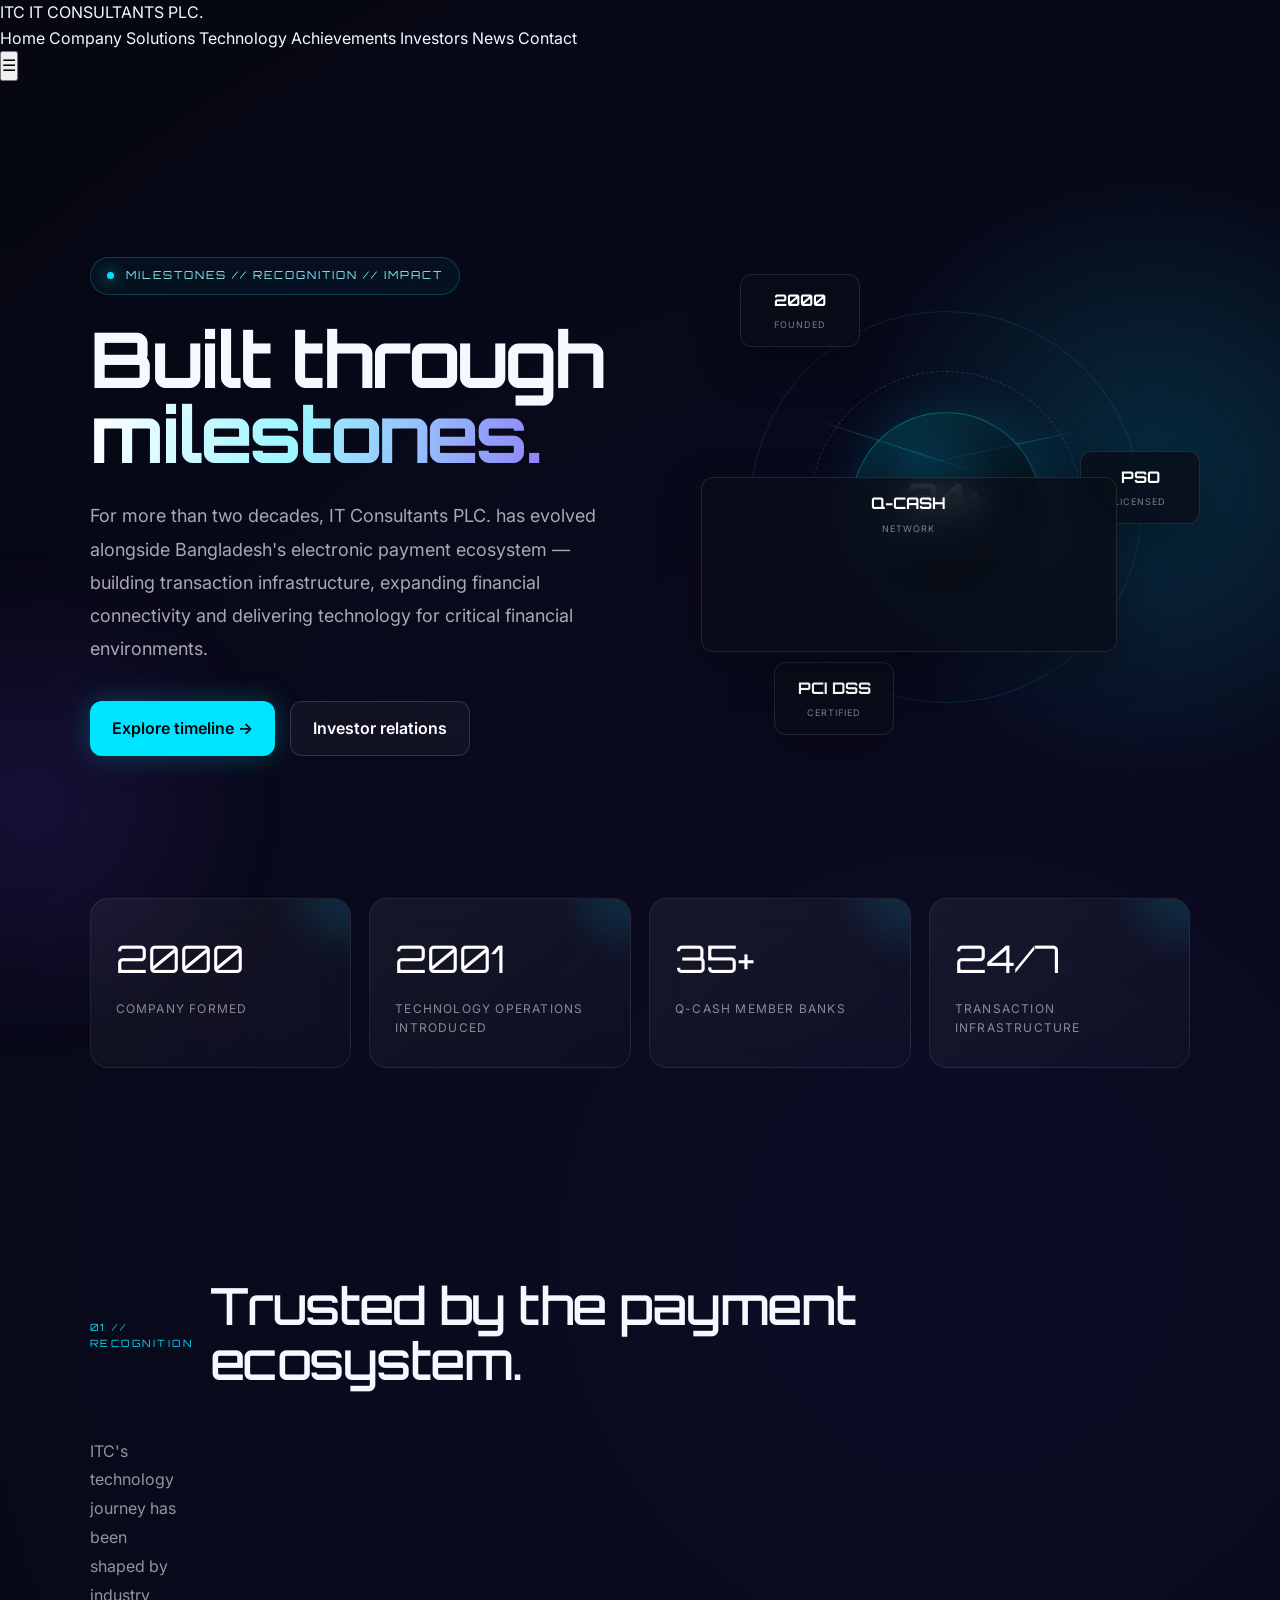
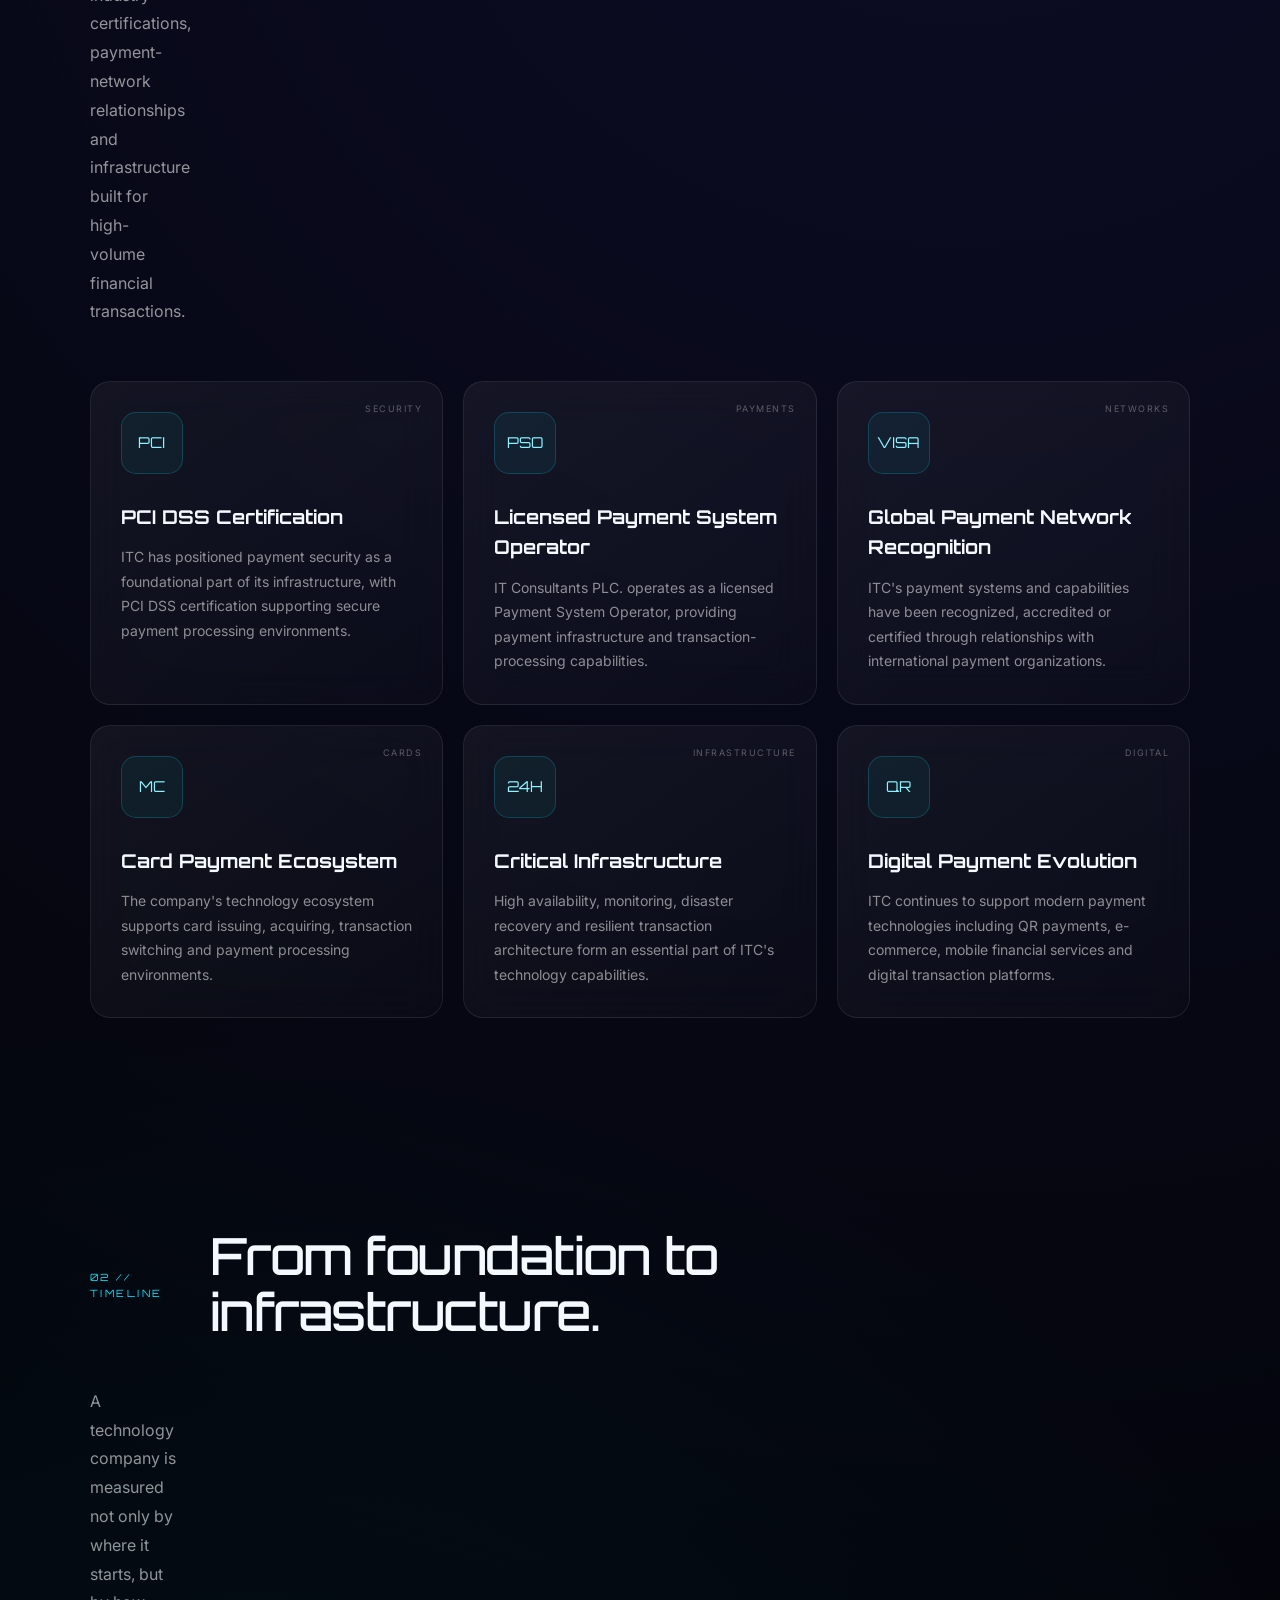
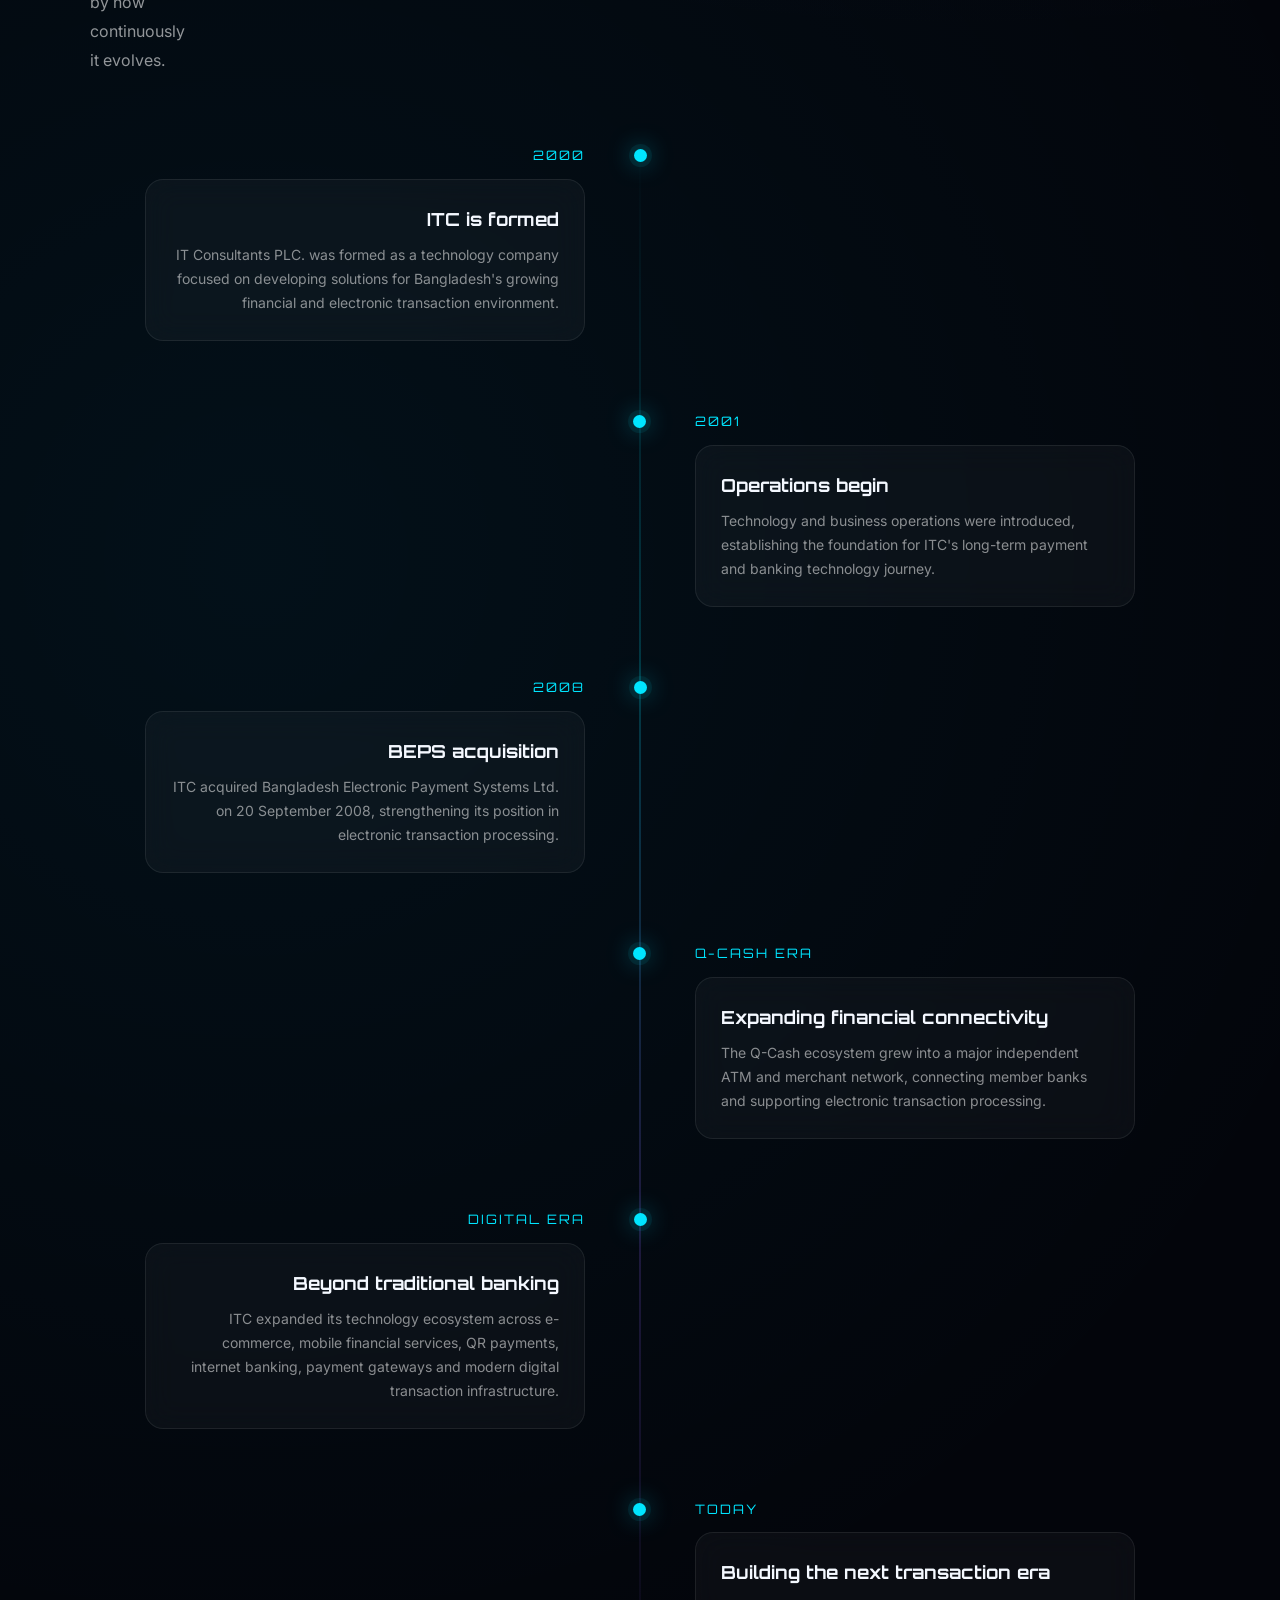
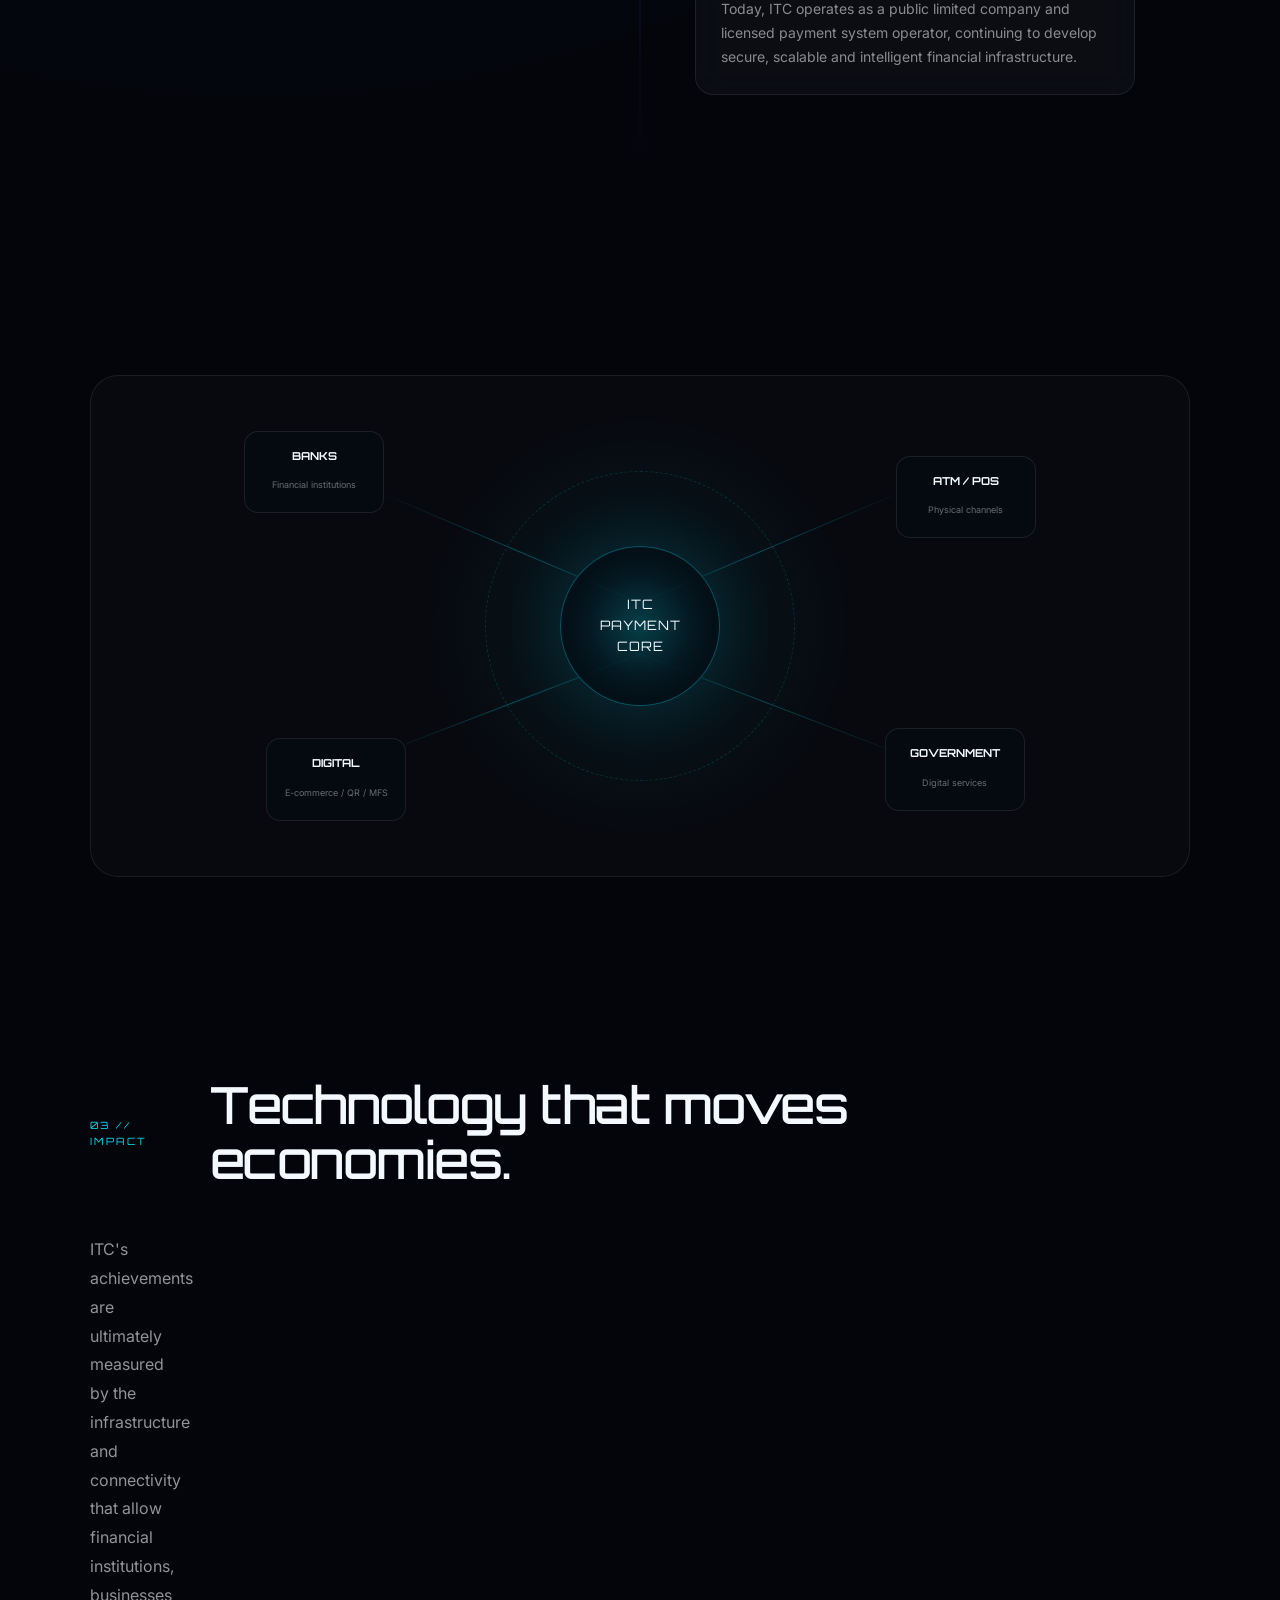
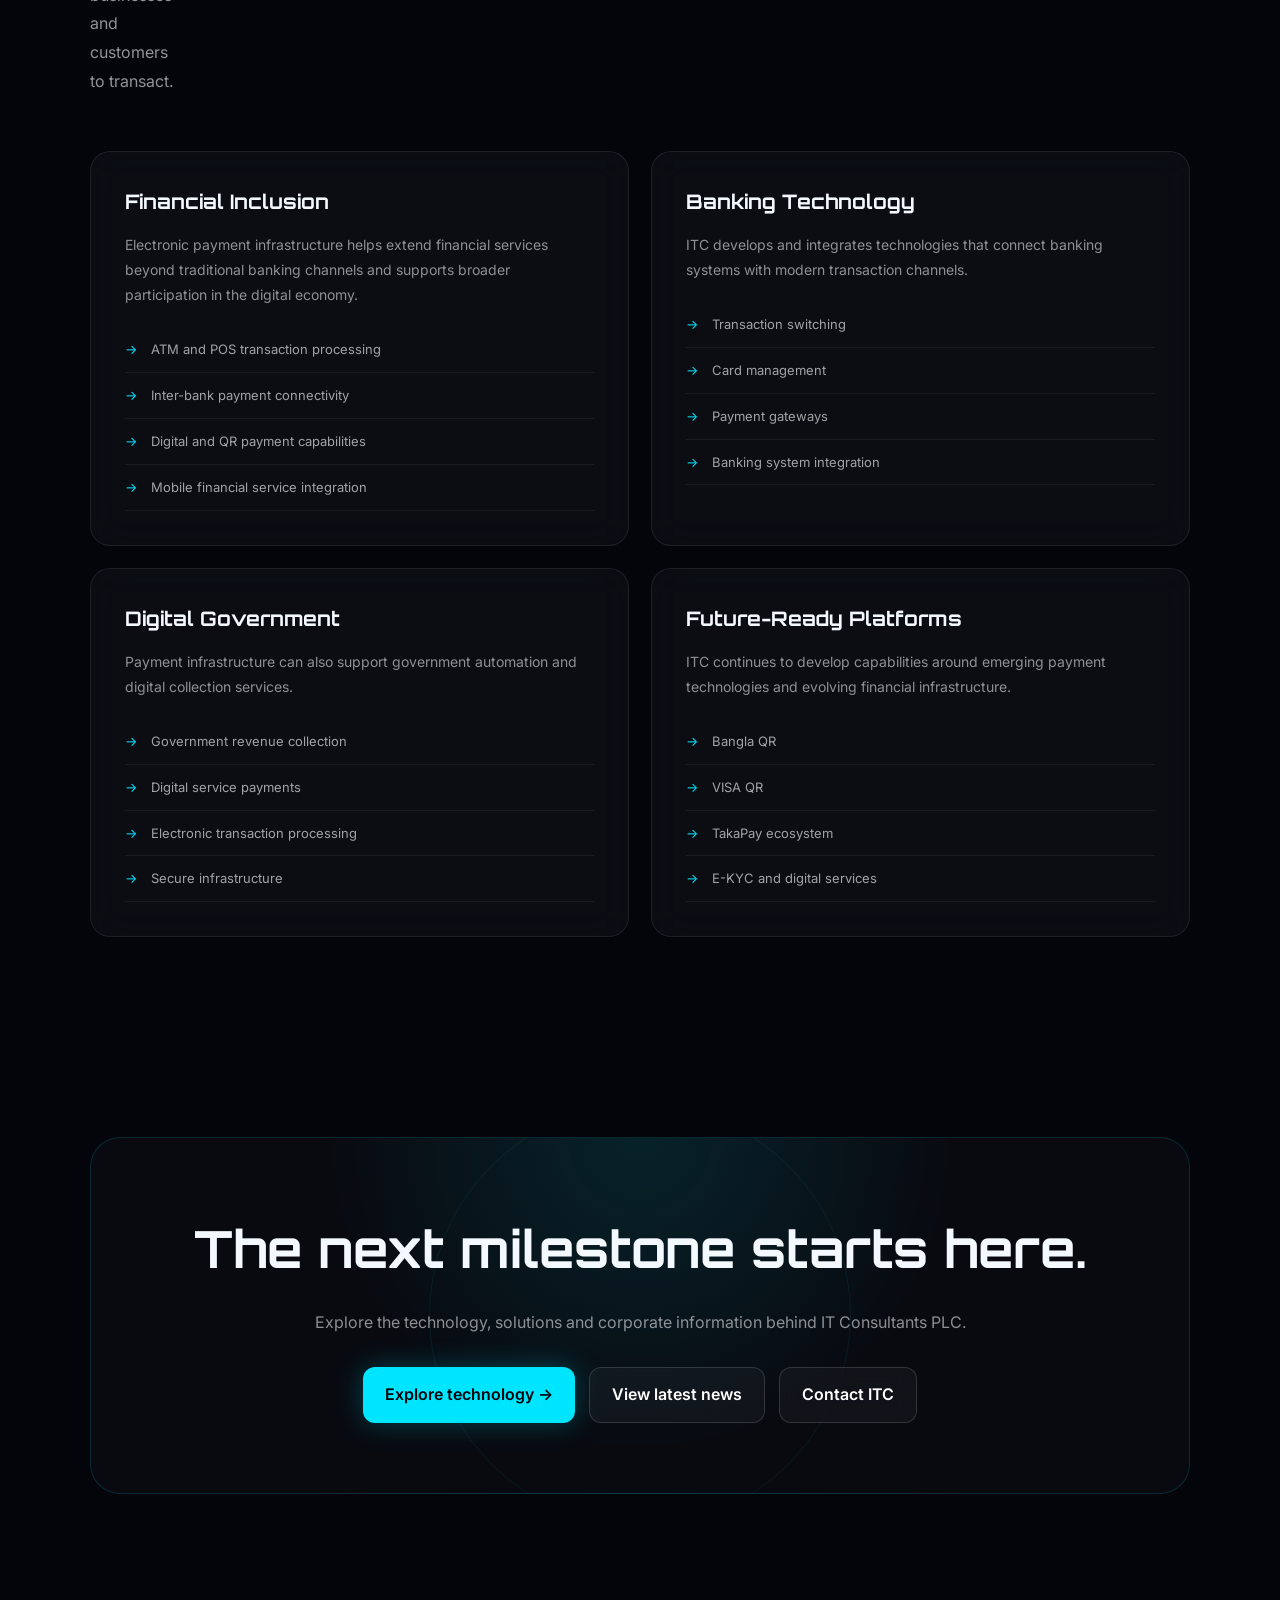
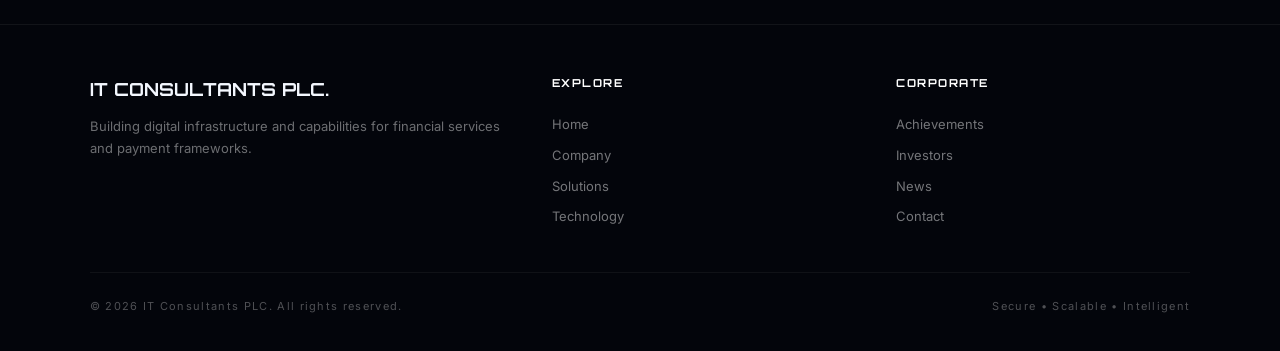
<file: achievements.html>
<!DOCTYPE html>
<html lang="en">

<head>

    <meta charset="UTF-8">
    <meta name="viewport" content="width=device-width, initial-scale=1.0">

    <title>Achievements | IT Consultants PLC.</title>

    <meta name="description"
          content="Explore the milestones, recognition, certifications, payment infrastructure achievements and technology journey of IT Consultants PLC.">

    <meta name="theme-color" content="#05070d">

    <link rel="preconnect" href="https://fonts.googleapis.com">
    <link rel="preconnect" href="https://fonts.gstatic.com" crossorigin>

    <link href="https://fonts.googleapis.com/css2?family=Inter:wght@300;400;500;600;700;800&family=Orbitron:wght@400;500;600;700;800;900&display=swap"
          rel="stylesheet">

    <link rel="stylesheet" href="style.css">
    <link rel="stylesheet" href="responsive.css">

    <style>

        /* =========================================================
           ACHIEVEMENTS PAGE
        ========================================================= */

        .achievement-page {
            overflow: hidden;
        }

        /* HERO */

        .achievement-hero {
            min-height: 88vh;
            display: flex;
            align-items: center;
            position: relative;
            padding: 150px 7% 90px;
            isolation: isolate;
        }

        .achievement-hero::before {
            content: "";
            position: absolute;
            width: 650px;
            height: 650px;
            right: -200px;
            top: 70px;
            border-radius: 50%;
            background: radial-gradient(
                circle,
                rgba(0, 229, 255, 0.16),
                transparent 68%
            );
            filter: blur(15px);
            z-index: -2;
        }

        .achievement-hero::after {
            content: "";
            position: absolute;
            width: 500px;
            height: 500px;
            left: -220px;
            bottom: -180px;
            border-radius: 50%;
            background: radial-gradient(
                circle,
                rgba(124, 58, 237, 0.15),
                transparent 68%
            );
            filter: blur(20px);
            z-index: -2;
        }

        .achievement-hero-grid {
            width: 100%;
            max-width: 1450px;
            margin: auto;
            display: grid;
            grid-template-columns: 1.05fr 0.95fr;
            gap: 70px;
            align-items: center;
        }

        .achievement-kicker {
            display: inline-flex;
            align-items: center;
            gap: 12px;
            padding: 9px 16px;
            border: 1px solid rgba(0, 229, 255, 0.24);
            background: rgba(0, 229, 255, 0.045);
            backdrop-filter: blur(14px);
            border-radius: 100px;
            color: #8befff;
            font-family: "Orbitron", sans-serif;
            font-size: 11px;
            letter-spacing: 2px;
            text-transform: uppercase;
            margin-bottom: 26px;
        }

        .achievement-kicker::before {
            content: "";
            width: 7px;
            height: 7px;
            border-radius: 50%;
            background: #00e5ff;
            box-shadow: 0 0 15px #00e5ff;
            animation: achievementPulse 1.8s infinite;
        }

        .achievement-hero h1 {
            font-family: "Orbitron", sans-serif;
            font-size: clamp(48px, 6vw, 88px);
            line-height: 0.98;
            letter-spacing: -3px;
            margin: 0 0 28px;
            max-width: 850px;
        }

        .achievement-hero h1 span {
            display: block;
            background: linear-gradient(
                100deg,
                #ffffff 0%,
                #9cf6ff 38%,
                #8b5cf6 100%
            );
            -webkit-background-clip: text;
            background-clip: text;
            color: transparent;
        }

        .achievement-hero p {
            max-width: 720px;
            font-size: 18px;
            line-height: 1.85;
            color: rgba(255, 255, 255, 0.65);
            margin-bottom: 35px;
        }

        .achievement-actions {
            display: flex;
            flex-wrap: wrap;
            gap: 15px;
        }

        .achievement-btn {
            display: inline-flex;
            align-items: center;
            justify-content: center;
            gap: 10px;
            padding: 14px 22px;
            border-radius: 12px;
            text-decoration: none;
            font-weight: 600;
            transition: 0.3s ease;
        }

        .achievement-btn.primary {
            color: #02050a;
            background: #00e5ff;
            box-shadow: 0 0 28px rgba(0, 229, 255, 0.25);
        }

        .achievement-btn.primary:hover {
            transform: translateY(-3px);
            box-shadow: 0 0 42px rgba(0, 229, 255, 0.45);
        }

        .achievement-btn.secondary {
            color: #fff;
            border: 1px solid rgba(255, 255, 255, 0.14);
            background: rgba(255, 255, 255, 0.04);
            backdrop-filter: blur(15px);
        }

        .achievement-btn.secondary:hover {
            transform: translateY(-3px);
            border-color: rgba(0, 229, 255, 0.4);
            background: rgba(0, 229, 255, 0.06);
        }

        /* HERO CORE */

        .achievement-core {
            min-height: 530px;
            position: relative;
            display: flex;
            align-items: center;
            justify-content: center;
        }

        .achievement-core::before {
            content: "";
            position: absolute;
            width: 390px;
            height: 390px;
            border: 1px solid rgba(0, 229, 255, 0.13);
            border-radius: 50%;
            animation: coreSpin 18s linear infinite;
        }

        .achievement-core::after {
            content: "";
            position: absolute;
            width: 270px;
            height: 270px;
            border: 1px dashed rgba(139, 92, 246, 0.3);
            border-radius: 50%;
            animation: coreSpinReverse 12s linear infinite;
        }

        .core-center {
            width: 190px;
            height: 190px;
            border-radius: 50%;
            display: flex;
            flex-direction: column;
            align-items: center;
            justify-content: center;
            text-align: center;
            position: relative;
            z-index: 3;
            background:
                radial-gradient(
                    circle at 35% 25%,
                    rgba(0, 229, 255, 0.17),
                    rgba(7, 11, 20, 0.95) 65%
                );
            border: 1px solid rgba(0, 229, 255, 0.35);
            box-shadow:
                0 0 50px rgba(0, 229, 255, 0.13),
                inset 0 0 35px rgba(0, 229, 255, 0.08);
        }

        .core-center strong {
            font-family: "Orbitron", sans-serif;
            font-size: 38px;
            color: #ffffff;
        }

        .core-center small {
            color: #79eefe;
            font-family: "Orbitron", sans-serif;
            letter-spacing: 2px;
            font-size: 9px;
            margin-top: 5px;
        }

        .core-node {
            position: absolute;
            z-index: 5;
            min-width: 120px;
            padding: 13px 15px;
            border-radius: 12px;
            text-align: center;
            background: rgba(9, 14, 24, 0.78);
            border: 1px solid rgba(255, 255, 255, 0.1);
            backdrop-filter: blur(16px);
            box-shadow: 0 15px 45px rgba(0, 0, 0, 0.3);
        }

        .core-node strong {
            display: block;
            font-family: "Orbitron", sans-serif;
            font-size: 16px;
            color: #fff;
        }

        .core-node span {
            display: block;
            font-size: 9px;
            color: rgba(255,255,255,0.48);
            margin-top: 5px;
            letter-spacing: 1px;
            text-transform: uppercase;
        }

        .node-one {
            top: 35px;
            left: 8%;
        }

        .node-two {
            top: 40%;
            right: -2%;
        }

        .node-three {
            bottom: 40px;
            left: 15%;
        }

        .node-four {
            bottom: 22%;
            right: 15%;
        }

        .core-line {
            position: absolute;
            height: 1px;
            background: linear-gradient(
                90deg,
                transparent,
                rgba(0,229,255,0.35),
                transparent
            );
            transform-origin: left;
        }

        .line-one {
            width: 190px;
            left: 22%;
            top: 33%;
            transform: rotate(18deg);
        }

        .line-two {
            width: 175px;
            right: 19%;
            top: 42%;
            transform: rotate(-12deg);
        }

        .line-three {
            width: 210px;
            left: 27%;
            bottom: 28%;
            transform: rotate(-17deg);
        }

        .line-four {
            width: 150px;
            right: 28%;
            bottom: 32%;
            transform: rotate(23deg);
        }

        /* METRICS */

        .achievement-metrics {
            padding: 25px 7% 110px;
        }

        .metric-grid {
            max-width: 1450px;
            margin: auto;
            display: grid;
            grid-template-columns: repeat(4, 1fr);
            gap: 18px;
        }

        .metric-card {
            position: relative;
            padding: 30px 25px;
            border-radius: 18px;
            border: 1px solid rgba(255,255,255,0.08);
            background:
                linear-gradient(
                    145deg,
                    rgba(255,255,255,0.055),
                    rgba(255,255,255,0.018)
                );
            backdrop-filter: blur(18px);
            overflow: hidden;
            transition: 0.35s ease;
        }

        .metric-card::before {
            content: "";
            position: absolute;
            width: 100px;
            height: 100px;
            top: -60px;
            right: -50px;
            border-radius: 50%;
            background: rgba(0,229,255,0.12);
            filter: blur(20px);
        }

        .metric-card:hover {
            transform: translateY(-7px);
            border-color: rgba(0,229,255,0.25);
            box-shadow: 0 25px 70px rgba(0,0,0,0.3);
        }

        .metric-number {
            font-family: "Orbitron", sans-serif;
            font-size: 38px;
            color: #ffffff;
            margin-bottom: 9px;
        }

        .metric-label {
            color: rgba(255,255,255,0.5);
            font-size: 12px;
            letter-spacing: 1.2px;
            text-transform: uppercase;
        }

        /* SECTION */

        .achievement-section {
            padding: 100px 7%;
            position: relative;
        }

        .achievement-container {
            max-width: 1450px;
            margin: auto;
        }

        .section-heading {
            max-width: 800px;
            margin-bottom: 55px;
        }

        .section-heading .eyebrow {
            color: #00e5ff;
            font-family: "Orbitron", sans-serif;
            font-size: 10px;
            letter-spacing: 2.5px;
            text-transform: uppercase;
            margin-bottom: 15px;
        }

        .section-heading h2 {
            font-family: "Orbitron", sans-serif;
            font-size: clamp(32px, 4vw, 58px);
            line-height: 1.08;
            margin: 0 0 18px;
            letter-spacing: -1.5px;
        }

        .section-heading p {
            color: rgba(255,255,255,0.57);
            line-height: 1.8;
            font-size: 16px;
        }

        /* RECOGNITION */

        .recognition-grid {
            display: grid;
            grid-template-columns: repeat(3, 1fr);
            gap: 20px;
        }

        .recognition-card {
            min-height: 290px;
            padding: 30px;
            position: relative;
            overflow: hidden;
            border-radius: 20px;
            border: 1px solid rgba(255,255,255,0.08);
            background:
                linear-gradient(
                    145deg,
                    rgba(255,255,255,0.055),
                    rgba(255,255,255,0.018)
                );
            backdrop-filter: blur(20px);
            transition: 0.4s ease;
        }

        .recognition-card:hover {
            transform: translateY(-8px);
            border-color: rgba(0,229,255,0.3);
            box-shadow:
                0 30px 80px rgba(0,0,0,0.35),
                0 0 35px rgba(0,229,255,0.05);
        }

        .recognition-icon {
            width: 62px;
            height: 62px;
            display: flex;
            align-items: center;
            justify-content: center;
            border-radius: 15px;
            border: 1px solid rgba(0,229,255,0.2);
            background: rgba(0,229,255,0.055);
            color: #8cf3ff;
            font-family: "Orbitron", sans-serif;
            font-size: 15px;
            margin-bottom: 28px;
        }

        .recognition-card h3 {
            font-family: "Orbitron", sans-serif;
            font-size: 19px;
            margin-bottom: 13px;
        }

        .recognition-card p {
            color: rgba(255,255,255,0.53);
            line-height: 1.75;
            font-size: 14px;
        }

        .recognition-tag {
            position: absolute;
            right: 20px;
            top: 20px;
            font-size: 9px;
            letter-spacing: 1.5px;
            color: rgba(255,255,255,0.32);
            text-transform: uppercase;
        }

        /* TIMELINE */

        .timeline-section {
            padding: 110px 7%;
        }

        .timeline {
            max-width: 1150px;
            margin: 70px auto 0;
            position: relative;
        }

        .timeline::before {
            content: "";
            position: absolute;
            left: 50%;
            top: 0;
            bottom: 0;
            width: 1px;
            transform: translateX(-50%);
            background: linear-gradient(
                to bottom,
                transparent,
                rgba(0,229,255,0.4),
                rgba(139,92,246,0.4),
                transparent
            );
        }

        .timeline-item {
            width: 50%;
            padding: 0 55px 70px;
            position: relative;
        }

        .timeline-item:nth-child(odd) {
            margin-left: 0;
            text-align: right;
        }

        .timeline-item:nth-child(even) {
            margin-left: 50%;
            text-align: left;
        }

        .timeline-dot {
            position: absolute;
            width: 13px;
            height: 13px;
            top: 4px;
            border-radius: 50%;
            background: #00e5ff;
            box-shadow:
                0 0 0 5px rgba(0,229,255,0.08),
                0 0 25px rgba(0,229,255,0.65);
            z-index: 3;
        }

        .timeline-item:nth-child(odd) .timeline-dot {
            right: -7px;
        }

        .timeline-item:nth-child(even) .timeline-dot {
            left: -7px;
        }

        .timeline-year {
            font-family: "Orbitron", sans-serif;
            font-size: 13px;
            letter-spacing: 2px;
            color: #00e5ff;
            margin-bottom: 13px;
        }

        .timeline-card {
            padding: 25px;
            border-radius: 18px;
            border: 1px solid rgba(255,255,255,0.08);
            background: rgba(255,255,255,0.035);
            backdrop-filter: blur(15px);
            transition: 0.3s ease;
        }

        .timeline-card:hover {
            border-color: rgba(0,229,255,0.28);
            transform: translateY(-4px);
        }

        .timeline-card h3 {
            font-family: "Orbitron", sans-serif;
            font-size: 18px;
            margin-bottom: 10px;
        }

        .timeline-card p {
            color: rgba(255,255,255,0.52);
            line-height: 1.7;
            font-size: 14px;
        }

        /* ECOSYSTEM */

        .ecosystem {
            padding: 100px 7%;
        }

        .ecosystem-panel {
            max-width: 1450px;
            min-height: 500px;
            margin: auto;
            border: 1px solid rgba(255,255,255,0.08);
            border-radius: 28px;
            position: relative;
            overflow: hidden;
            background:
                radial-gradient(
                    circle at 50% 50%,
                    rgba(0,229,255,0.08),
                    transparent 35%
                ),
                rgba(255,255,255,0.02);
        }

        .ecosystem-grid {
            position: relative;
            min-height: 500px;
            display: flex;
            align-items: center;
            justify-content: center;
        }

        .ecosystem-core {
            width: 160px;
            height: 160px;
            border-radius: 50%;
            display: flex;
            align-items: center;
            justify-content: center;
            text-align: center;
            position: relative;
            z-index: 5;
            font-family: "Orbitron", sans-serif;
            font-size: 13px;
            letter-spacing: 1px;
            background:
                radial-gradient(
                    circle,
                    rgba(0,229,255,0.18),
                    rgba(5,8,15,0.95) 68%
                );
            border: 1px solid rgba(0,229,255,0.35);
            box-shadow:
                0 0 70px rgba(0,229,255,0.15),
                inset 0 0 40px rgba(0,229,255,0.07);
        }

        .ecosystem-ring {
            position: absolute;
            width: 310px;
            height: 310px;
            border-radius: 50%;
            border: 1px dashed rgba(0,229,255,0.16);
            animation: coreSpin 20s linear infinite;
        }

        .ecosystem-node {
            position: absolute;
            min-width: 140px;
            padding: 16px;
            text-align: center;
            border-radius: 14px;
            background: rgba(5,10,18,0.82);
            border: 1px solid rgba(255,255,255,0.09);
            backdrop-filter: blur(15px);
        }

        .ecosystem-node strong {
            display: block;
            font-family: "Orbitron", sans-serif;
            font-size: 11px;
            margin-bottom: 5px;
        }

        .ecosystem-node span {
            color: rgba(255,255,255,0.4);
            font-size: 9px;
        }

        .eco-a {
            top: 55px;
            left: 14%;
        }

        .eco-b {
            top: 80px;
            right: 14%;
        }

        .eco-c {
            bottom: 55px;
            left: 16%;
        }

        .eco-d {
            bottom: 65px;
            right: 15%;
        }

        .eco-line {
            position: absolute;
            width: 28%;
            height: 1px;
            background: linear-gradient(
                90deg,
                transparent,
                rgba(0,229,255,0.28),
                transparent
            );
        }

        .eco-line-a {
            transform: rotate(23deg);
            left: 25%;
            top: 35%;
        }

        .eco-line-b {
            transform: rotate(-23deg);
            right: 25%;
            top: 35%;
        }

        .eco-line-c {
            transform: rotate(-21deg);
            left: 25%;
            bottom: 35%;
        }

        .eco-line-d {
            transform: rotate(21deg);
            right: 25%;
            bottom: 35%;
        }

        /* IMPACT */

        .impact-grid {
            display: grid;
            grid-template-columns: 1fr 1fr;
            gap: 22px;
        }

        .impact-card {
            padding: 34px;
            border-radius: 20px;
            border: 1px solid rgba(255,255,255,0.08);
            background: rgba(255,255,255,0.035);
            backdrop-filter: blur(18px);
            transition: 0.35s ease;
        }

        .impact-card:hover {
            transform: translateY(-6px);
            border-color: rgba(139,92,246,0.3);
        }

        .impact-card h3 {
            font-family: "Orbitron", sans-serif;
            font-size: 20px;
            margin-bottom: 14px;
        }

        .impact-card p {
            color: rgba(255,255,255,0.54);
            line-height: 1.8;
            font-size: 14px;
        }

        .impact-list {
            list-style: none;
            padding: 0;
            margin: 20px 0 0;
        }

        .impact-list li {
            padding: 12px 0;
            border-bottom: 1px solid rgba(255,255,255,0.06);
            color: rgba(255,255,255,0.62);
            font-size: 13px;
        }

        .impact-list li::before {
            content: "→";
            color: #00e5ff;
            margin-right: 10px;
        }

        /* CTA */

        .achievement-cta {
            padding: 100px 7% 130px;
        }

        .cta-panel {
            max-width: 1200px;
            margin: auto;
            padding: 70px;
            position: relative;
            overflow: hidden;
            text-align: center;
            border-radius: 30px;
            border: 1px solid rgba(0,229,255,0.14);
            background:
                radial-gradient(
                    circle at 50% 0%,
                    rgba(0,229,255,0.11),
                    transparent 48%
                ),
                rgba(255,255,255,0.025);
        }

        .cta-panel::before {
            content: "";
            position: absolute;
            width: 420px;
            height: 420px;
            left: 50%;
            top: 50%;
            transform: translate(-50%, -50%);
            border: 1px solid rgba(0,229,255,0.07);
            border-radius: 50%;
        }

        .cta-panel h2 {
            position: relative;
            font-family: "Orbitron", sans-serif;
            font-size: clamp(32px, 4vw, 55px);
            margin-bottom: 18px;
        }

        .cta-panel p {
            position: relative;
            max-width: 700px;
            margin: auto auto 30px;
            color: rgba(255,255,255,0.54);
            line-height: 1.8;
        }

        .cta-buttons {
            position: relative;
            display: flex;
            justify-content: center;
            gap: 14px;
            flex-wrap: wrap;
        }

        /* FOOTER */

        .achievement-footer {
            padding: 50px 7% 35px;
            border-top: 1px solid rgba(255,255,255,0.06);
        }

        .footer-grid {
            max-width: 1450px;
            margin: auto;
            display: grid;
            grid-template-columns: 1.4fr 1fr 1fr;
            gap: 50px;
            padding-bottom: 40px;
        }

        .footer-brand strong {
            display: block;
            font-family: "Orbitron", sans-serif;
            font-size: 18px;
            margin-bottom: 12px;
        }

        .footer-brand p {
            max-width: 440px;
            color: rgba(255,255,255,0.42);
            line-height: 1.7;
            font-size: 13px;
        }

        .footer-column h4 {
            font-family: "Orbitron", sans-serif;
            font-size: 11px;
            letter-spacing: 1.5px;
            margin-bottom: 17px;
            color: #fff;
        }

        .footer-column a {
            display: block;
            color: rgba(255,255,255,0.45);
            text-decoration: none;
            font-size: 13px;
            padding: 5px 0;
            transition: 0.25s ease;
        }

        .footer-column a:hover {
            color: #00e5ff;
            transform: translateX(4px);
        }

        .footer-bottom {
            max-width: 1450px;
            margin: auto;
            padding-top: 25px;
            border-top: 1px solid rgba(255,255,255,0.05);
            color: rgba(255,255,255,0.3);
            font-size: 11px;
            display: flex;
            justify-content: space-between;
            gap: 20px;
        }

        /* ANIMATIONS */

        @keyframes coreSpin {
            from {
                transform: rotate(0deg);
            }
            to {
                transform: rotate(360deg);
            }
        }

        @keyframes coreSpinReverse {
            from {
                transform: rotate(360deg);
            }
            to {
                transform: rotate(0deg);
            }
        }

        @keyframes achievementPulse {
            0%, 100% {
                opacity: 1;
                transform: scale(1);
            }
            50% {
                opacity: 0.35;
                transform: scale(0.65);
            }
        }

        @media (max-width: 1050px) {

            .achievement-hero-grid {
                grid-template-columns: 1fr;
            }

            .achievement-core {
                min-height: 450px;
            }

            .metric-grid {
                grid-template-columns: repeat(2, 1fr);
            }

            .recognition-grid {
                grid-template-columns: repeat(2, 1fr);
            }

        }

        @media (max-width: 750px) {

            .achievement-hero {
                padding: 125px 6% 70px;
            }

            .achievement-hero h1 {
                letter-spacing: -2px;
            }

            .achievement-hero p {
                font-size: 15px;
            }

            .achievement-core {
                min-height: 390px;
            }

            .achievement-core::before {
                width: 300px;
                height: 300px;
            }

            .achievement-core::after {
                width: 220px;
                height: 220px;
            }

            .core-center {
                width: 140px;
                height: 140px;
            }

            .core-center strong {
                font-size: 29px;
            }

            .core-node {
                min-width: 95px;
                padding: 9px;
            }

            .core-node strong {
                font-size: 11px;
            }

            .core-node span {
                font-size: 7px;
            }

            .node-one {
                left: 0;
                top: 25px;
            }

            .node-two {
                right: 0;
            }

            .node-three {
                left: 4%;
                bottom: 25px;
            }

            .node-four {
                right: 4%;
            }

            .metric-grid,
            .recognition-grid,
            .impact-grid {
                grid-template-columns: 1fr;
            }

            .achievement-section,
            .timeline-section,
            .ecosystem,
            .achievement-cta {
                padding-left: 6%;
                padding-right: 6%;
            }

            .timeline {
                margin-top: 50px;
            }

            .timeline::before {
                left: 8px;
            }

            .timeline-item,
            .timeline-item:nth-child(even),
            .timeline-item:nth-child(odd) {
                width: 100%;
                margin-left: 0;
                text-align: left;
                padding-left: 35px;
                padding-right: 0;
            }

            .timeline-item:nth-child(odd) .timeline-dot,
            .timeline-item:nth-child(even) .timeline-dot {
                left: 2px;
                right: auto;
            }

            .ecosystem-panel,
            .ecosystem-grid {
                min-height: 620px;
            }

            .ecosystem-node {
                min-width: 120px;
            }

            .eco-a {
                top: 45px;
                left: 6%;
            }

            .eco-b {
                top: 45px;
                right: 6%;
            }

            .eco-c {
                bottom: 45px;
                left: 6%;
            }

            .eco-d {
                bottom: 45px;
                right: 6%;
            }

            .ecosystem-ring {
                width: 260px;
                height: 260px;
            }

            .ecosystem-core {
                width: 135px;
                height: 135px;
                font-size: 10px;
            }

            .cta-panel {
                padding: 50px 25px;
            }

            .footer-grid {
                grid-template-columns: 1fr;
                gap: 30px;
            }

            .footer-bottom {
                flex-direction: column;
            }

        }

    </style>

</head>


<body class="achievement-page">

    <!-- =========================================================
         HEADER
    ========================================================== -->

    <header class="site-header">

        <div class="nav-container">

            <a href="index.html" class="logo">
                <span class="logo-mark">ITC</span>
                <span class="logo-text">IT CONSULTANTS PLC.</span>
            </a>

            <nav class="main-nav">

                <a href="index.html">Home</a>

                <a href="company.html">Company</a>

                <a href="solutions.html">Solutions</a>

                <a href="technology.html">Technology</a>

                <a href="achievements.html" class="active">
                    Achievements
                </a>

                <a href="investors.html">
                    Investors
                </a>

                <a href="news.html">
                    News
                </a>

                <a href="contact.html">
                    Contact
                </a>

            </nav>

            <button class="menu-toggle"
                    aria-label="Open navigation">
                ☰
            </button>

        </div>

    </header>


    <!-- =========================================================
         HERO
    ========================================================== -->

    <main>

        <section class="achievement-hero">

            <div class="achievement-hero-grid">

                <div class="reveal">

                    <div class="achievement-kicker">
                        MILESTONES // RECOGNITION // IMPACT
                    </div>

                    <h1>
                        Built through
                        <span>milestones.</span>
                    </h1>

                    <p>
                        For more than two decades, IT Consultants PLC.
                        has evolved alongside Bangladesh's electronic
                        payment ecosystem — building transaction
                        infrastructure, expanding financial connectivity
                        and delivering technology for critical financial
                        environments.
                    </p>

                    <div class="achievement-actions">

                        <a href="#timeline"
                           class="achievement-btn primary">
                            Explore timeline →
                        </a>

                        <a href="investors.html"
                           class="achievement-btn secondary">
                            Investor relations
                        </a>

                    </div>

                </div>


                <!-- FUTURISTIC ACHIEVEMENT CORE -->

                <div class="achievement-core reveal">

                    <div class="core-line line-one"></div>
                    <div class="core-line line-two"></div>
                    <div class="core-line line-three"></div>
                    <div class="core-line line-four"></div>

                    <div class="core-center">

                        <strong>24+</strong>

                        <small>YEARS OF EVOLUTION</small>

                    </div>

                    <div class="core-node node-one">
                        <strong>2000</strong>
                        <span>Founded</span>
                    </div>

                    <div class="core-node node-two">
                        <strong>PSO</strong>
                        <span>Licensed</span>
                    </div>

                    <div class="core-node node-three">
                        <strong>PCI DSS</strong>
                        <span>Certified</span>
                    </div>

                    <div class="core-node node-four">
                        <strong>Q-CASH</strong>
                        <span>Network</span>
                    </div>

                </div>

            </div>

        </section>


        <!-- =========================================================
             METRICS
        ========================================================== -->

        <section class="achievement-metrics">

            <div class="metric-grid">

                <div class="metric-card reveal">

                    <div class="metric-number">
                        2000
                    </div>

                    <div class="metric-label">
                        Company formed
                    </div>

                </div>


                <div class="metric-card reveal">

                    <div class="metric-number">
                        2001
                    </div>

                    <div class="metric-label">
                        Technology operations introduced
                    </div>

                </div>


                <div class="metric-card reveal">

                    <div class="metric-number">
                        35+
                    </div>

                    <div class="metric-label">
                        Q-Cash member banks
                    </div>

                </div>


                <div class="metric-card reveal">

                    <div class="metric-number">
                        24/7
                    </div>

                    <div class="metric-label">
                        Transaction infrastructure
                    </div>

                </div>

            </div>

        </section>


        <!-- =========================================================
             RECOGNITION
        ========================================================== -->

        <section class="achievement-section">

            <div class="achievement-container">

                <div class="section-heading reveal">

                    <div class="eyebrow">
                        01 // Recognition
                    </div>

                    <h2>
                        Trusted by the
                        payment ecosystem.
                    </h2>

                    <p>
                        ITC's technology journey has been shaped by
                        industry certifications, payment-network
                        relationships and infrastructure built for
                        high-volume financial transactions.
                    </p>

                </div>


                <div class="recognition-grid">


                    <article class="recognition-card reveal">

                        <div class="recognition-tag">
                            Security
                        </div>

                        <div class="recognition-icon">
                            PCI
                        </div>

                        <h3>
                            PCI DSS Certification
                        </h3>

                        <p>
                            ITC has positioned payment security as a
                            foundational part of its infrastructure,
                            with PCI DSS certification supporting
                            secure payment processing environments.
                        </p>

                    </article>


                    <article class="recognition-card reveal">

                        <div class="recognition-tag">
                            Payments
                        </div>

                        <div class="recognition-icon">
                            PSO
                        </div>

                        <h3>
                            Licensed Payment System Operator
                        </h3>

                        <p>
                            IT Consultants PLC. operates as a licensed
                            Payment System Operator, providing payment
                            infrastructure and transaction-processing
                            capabilities.
                        </p>

                    </article>


                    <article class="recognition-card reveal">

                        <div class="recognition-tag">
                            Networks
                        </div>

                        <div class="recognition-icon">
                            VISA
                        </div>

                        <h3>
                            Global Payment Network Recognition
                        </h3>

                        <p>
                            ITC's payment systems and capabilities have
                            been recognized, accredited or certified
                            through relationships with international
                            payment organizations.
                        </p>

                    </article>


                    <article class="recognition-card reveal">

                        <div class="recognition-tag">
                            Cards
                        </div>

                        <div class="recognition-icon">
                            MC
                        </div>

                        <h3>
                            Card Payment Ecosystem
                        </h3>

                        <p>
                            The company's technology ecosystem supports
                            card issuing, acquiring, transaction
                            switching and payment processing environments.
                        </p>

                    </article>


                    <article class="recognition-card reveal">

                        <div class="recognition-tag">
                            Infrastructure
                        </div>

                        <div class="recognition-icon">
                            24H
                        </div>

                        <h3>
                            Critical Infrastructure
                        </h3>

                        <p>
                            High availability, monitoring, disaster
                            recovery and resilient transaction
                            architecture form an essential part of
                            ITC's technology capabilities.
                        </p>

                    </article>


                    <article class="recognition-card reveal">

                        <div class="recognition-tag">
                            Digital
                        </div>

                        <div class="recognition-icon">
                            QR
                        </div>

                        <h3>
                            Digital Payment Evolution
                        </h3>

                        <p>
                            ITC continues to support modern payment
                            technologies including QR payments,
                            e-commerce, mobile financial services and
                            digital transaction platforms.
                        </p>

                    </article>

                </div>

            </div>

        </section>


        <!-- =========================================================
             TIMELINE
        ========================================================== -->

        <section class="timeline-section" id="timeline">

            <div class="achievement-container">

                <div class="section-heading reveal">

                    <div class="eyebrow">
                        02 // Timeline
                    </div>

                    <h2>
                        From foundation
                        to infrastructure.
                    </h2>

                    <p>
                        A technology company is measured not only by
                        where it starts, but by how continuously it
                        evolves.
                    </p>

                </div>


                <div class="timeline">


                    <div class="timeline-item reveal">

                        <div class="timeline-dot"></div>

                        <div class="timeline-year">
                            2000
                        </div>

                        <div class="timeline-card">

                            <h3>
                                ITC is formed
                            </h3>

                            <p>
                                IT Consultants PLC. was formed as a
                                technology company focused on developing
                                solutions for Bangladesh's growing
                                financial and electronic transaction
                                environment.
                            </p>

                        </div>

                    </div>


                    <div class="timeline-item reveal">

                        <div class="timeline-dot"></div>

                        <div class="timeline-year">
                            2001
                        </div>

                        <div class="timeline-card">

                            <h3>
                                Operations begin
                            </h3>

                            <p>
                                Technology and business operations were
                                introduced, establishing the foundation
                                for ITC's long-term payment and banking
                                technology journey.
                            </p>

                        </div>

                    </div>


                    <div class="timeline-item reveal">

                        <div class="timeline-dot"></div>

                        <div class="timeline-year">
                            2008
                        </div>

                        <div class="timeline-card">

                            <h3>
                                BEPS acquisition
                            </h3>

                            <p>
                                ITC acquired Bangladesh Electronic
                                Payment Systems Ltd. on 20 September
                                2008, strengthening its position in
                                electronic transaction processing.
                            </p>

                        </div>

                    </div>


                    <div class="timeline-item reveal">

                        <div class="timeline-dot"></div>

                        <div class="timeline-year">
                            Q-CASH ERA
                        </div>

                        <div class="timeline-card">

                            <h3>
                                Expanding financial connectivity
                            </h3>

                            <p>
                                The Q-Cash ecosystem grew into a major
                                independent ATM and merchant network,
                                connecting member banks and supporting
                                electronic transaction processing.
                            </p>

                        </div>

                    </div>


                    <div class="timeline-item reveal">

                        <div class="timeline-dot"></div>

                        <div class="timeline-year">
                            DIGITAL ERA
                        </div>

                        <div class="timeline-card">

                            <h3>
                                Beyond traditional banking
                            </h3>

                            <p>
                                ITC expanded its technology ecosystem
                                across e-commerce, mobile financial
                                services, QR payments, internet banking,
                                payment gateways and modern digital
                                transaction infrastructure.
                            </p>

                        </div>

                    </div>


                    <div class="timeline-item reveal">

                        <div class="timeline-dot"></div>

                        <div class="timeline-year">
                            TODAY
                        </div>

                        <div class="timeline-card">

                            <h3>
                                Building the next transaction era
                            </h3>

                            <p>
                                Today, ITC operates as a public limited
                                company and licensed payment system
                                operator, continuing to develop secure,
                                scalable and intelligent financial
                                infrastructure.
                            </p>

                        </div>

                    </div>

                </div>

            </div>

        </section>


        <!-- =========================================================
             PAYMENT ECOSYSTEM
        ========================================================== -->

        <section class="ecosystem">

            <div class="ecosystem-panel reveal">

                <div class="ecosystem-grid">

                    <div class="ecosystem-ring"></div>

                    <div class="eco-line eco-line-a"></div>
                    <div class="eco-line eco-line-b"></div>
                    <div class="eco-line eco-line-c"></div>
                    <div class="eco-line eco-line-d"></div>


                    <div class="ecosystem-core">
                        ITC<br>
                        PAYMENT<br>
                        CORE
                    </div>


                    <div class="ecosystem-node eco-a">

                        <strong>BANKS</strong>

                        <span>
                            Financial institutions
                        </span>

                    </div>


                    <div class="ecosystem-node eco-b">

                        <strong>ATM / POS</strong>

                        <span>
                            Physical channels
                        </span>

                    </div>


                    <div class="ecosystem-node eco-c">

                        <strong>DIGITAL</strong>

                        <span>
                            E-commerce / QR / MFS
                        </span>

                    </div>


                    <div class="ecosystem-node eco-d">

                        <strong>GOVERNMENT</strong>

                        <span>
                            Digital services
                        </span>

                    </div>

                </div>

            </div>

        </section>


        <!-- =========================================================
             IMPACT
        ========================================================== -->

        <section class="achievement-section">

            <div class="achievement-container">

                <div class="section-heading reveal">

                    <div class="eyebrow">
                        03 // Impact
                    </div>

                    <h2>
                        Technology that
                        moves economies.
                    </h2>

                    <p>
                        ITC's achievements are ultimately measured by
                        the infrastructure and connectivity that allow
                        financial institutions, businesses and
                        customers to transact.
                    </p>

                </div>


                <div class="impact-grid">


                    <article class="impact-card reveal">

                        <h3>
                            Financial Inclusion
                        </h3>

                        <p>
                            Electronic payment infrastructure helps
                            extend financial services beyond traditional
                            banking channels and supports broader
                            participation in the digital economy.
                        </p>

                        <ul class="impact-list">

                            <li>
                                ATM and POS transaction processing
                            </li>

                            <li>
                                Inter-bank payment connectivity
                            </li>

                            <li>
                                Digital and QR payment capabilities
                            </li>

                            <li>
                                Mobile financial service integration
                            </li>

                        </ul>

                    </article>


                    <article class="impact-card reveal">

                        <h3>
                            Banking Technology
                        </h3>

                        <p>
                            ITC develops and integrates technologies
                            that connect banking systems with modern
                            transaction channels.
                        </p>

                        <ul class="impact-list">

                            <li>
                                Transaction switching
                            </li>

                            <li>
                                Card management
                            </li>

                            <li>
                                Payment gateways
                            </li>

                            <li>
                                Banking system integration
                            </li>

                        </ul>

                    </article>


                    <article class="impact-card reveal">

                        <h3>
                            Digital Government
                        </h3>

                        <p>
                            Payment infrastructure can also support
                            government automation and digital collection
                            services.
                        </p>

                        <ul class="impact-list">

                            <li>
                                Government revenue collection
                            </li>

                            <li>
                                Digital service payments
                            </li>

                            <li>
                                Electronic transaction processing
                            </li>

                            <li>
                                Secure infrastructure
                            </li>

                        </ul>

                    </article>


                    <article class="impact-card reveal">

                        <h3>
                            Future-Ready Platforms
                        </h3>

                        <p>
                            ITC continues to develop capabilities around
                            emerging payment technologies and evolving
                            financial infrastructure.
                        </p>

                        <ul class="impact-list">

                            <li>
                                Bangla QR
                            </li>

                            <li>
                                VISA QR
                            </li>

                            <li>
                                TakaPay ecosystem
                            </li>

                            <li>
                                E-KYC and digital services
                            </li>

                        </ul>

                    </article>

                </div>

            </div>

        </section>


        <!-- =========================================================
             CTA
        ========================================================== -->

        <section class="achievement-cta">

            <div class="cta-panel reveal">

                <h2>
                    The next milestone
                    starts here.
                </h2>

                <p>
                    Explore the technology, solutions and corporate
                    information behind IT Consultants PLC.
                </p>

                <div class="cta-buttons">

                    <a href="technology.html"
                       class="achievement-btn primary">
                        Explore technology →
                    </a>

                    <a href="news.html"
                       class="achievement-btn secondary">
                        View latest news
                    </a>

                    <a href="contact.html"
                       class="achievement-btn secondary">
                        Contact ITC
                    </a>

                </div>

            </div>

        </section>

    </main>


    <!-- =========================================================
         FOOTER
    ========================================================== -->

    <footer class="achievement-footer">

        <div class="footer-grid">

            <div class="footer-brand">

                <strong>
                    IT CONSULTANTS PLC.
                </strong>

                <p>
                    Building digital infrastructure and capabilities
                    for financial services and payment frameworks.
                </p>

            </div>


            <div class="footer-column">

                <h4>
                    EXPLORE
                </h4>

                <a href="index.html">Home</a>
                <a href="company.html">Company</a>
                <a href="solutions.html">Solutions</a>
                <a href="technology.html">Technology</a>

            </div>


            <div class="footer-column">

                <h4>
                    CORPORATE
                </h4>

                <a href="achievements.html">
                    Achievements
                </a>

                <a href="investors.html">
                    Investors
                </a>

                <a href="news.html">
                    News
                </a>

                <a href="contact.html">
                    Contact
                </a>

            </div>

        </div>


        <div class="footer-bottom">

            <span>
                © 2026 IT Consultants PLC. All rights reserved.
            </span>

            <span>
                Secure • Scalable • Intelligent
            </span>

        </div>

    </footer>


    <!-- =========================================================
         PAGE SCRIPT
    ========================================================== -->

    <script src="main.js"></script>
    <script src="animations.js"></script>

    <script>

        /* =========================================
           REVEAL ON SCROLL
        ========================================= */

        const achievementReveal =
            document.querySelectorAll(".reveal");

        const achievementObserver =
            new IntersectionObserver(
                (entries) => {

                    entries.forEach((entry) => {

                        if (entry.isIntersecting) {

                            entry.target.classList.add("visible");

                        }

                    });

                },
                {
                    threshold: 0.12
                }
            );

        achievementReveal.forEach((element) => {

            achievementObserver.observe(element);

        });


        /* =========================================
           TIMELINE ACTIVE EFFECT
        ========================================= */

        const timelineItems =
            document.querySelectorAll(".timeline-item");

        const timelineObserver =
            new IntersectionObserver(
                (entries) => {

                    entries.forEach((entry) => {

                        if (entry.isIntersecting) {

                            const dot =
                                entry.target.querySelector(
                                    ".timeline-dot"
                                );

                            if (dot) {

                                dot.style.transform = "scale(1.45)";

                                setTimeout(() => {

                                    dot.style.transform =
                                        "scale(1)";

                                }, 550);

                            }

                        }

                    });

                },
                {
                    threshold: 0.5
                }
            );

        timelineItems.forEach((item) => {

            timelineObserver.observe(item);

        });


        /* =========================================
           ECOSYSTEM PARALLAX
        ========================================= */

        const ecosystemPanel =
            document.querySelector(".ecosystem-panel");

        if (ecosystemPanel) {

            ecosystemPanel.addEventListener(
                "mousemove",
                (event) => {

                    const rect =
                        ecosystemPanel.getBoundingClientRect();

                    const x =
                        event.clientX - rect.left;

                    const y =
                        event.clientY - rect.top;

                    const rotateX =
                        ((y / rect.height) - 0.5) * -3;

                    const rotateY =
                        ((x / rect.width) - 0.5) * 3;

                    ecosystemPanel.style.transform =
                        `perspective(1200px)
                         rotateX(${rotateX}deg)
                         rotateY(${rotateY}deg)`;

                }
            );

            ecosystemPanel.addEventListener(
                "mouseleave",
                () => {

                    ecosystemPanel.style.transform =
                        "perspective(1200px) rotateX(0) rotateY(0)";

                }
            );

        }


        /* =========================================
           CORE NODE FLOATING EFFECT
        ========================================= */

        const coreNodes =
            document.querySelectorAll(".core-node");

        coreNodes.forEach((node, index) => {

            let direction = index % 2 === 0 ? 1 : -1;

            setInterval(() => {

                node.style.transform =
                    `translateY(${direction * 3}px)`;

                direction *= -1;

            }, 1700 + (index * 180));

        });

    </script>

</body>

</html>
</file>
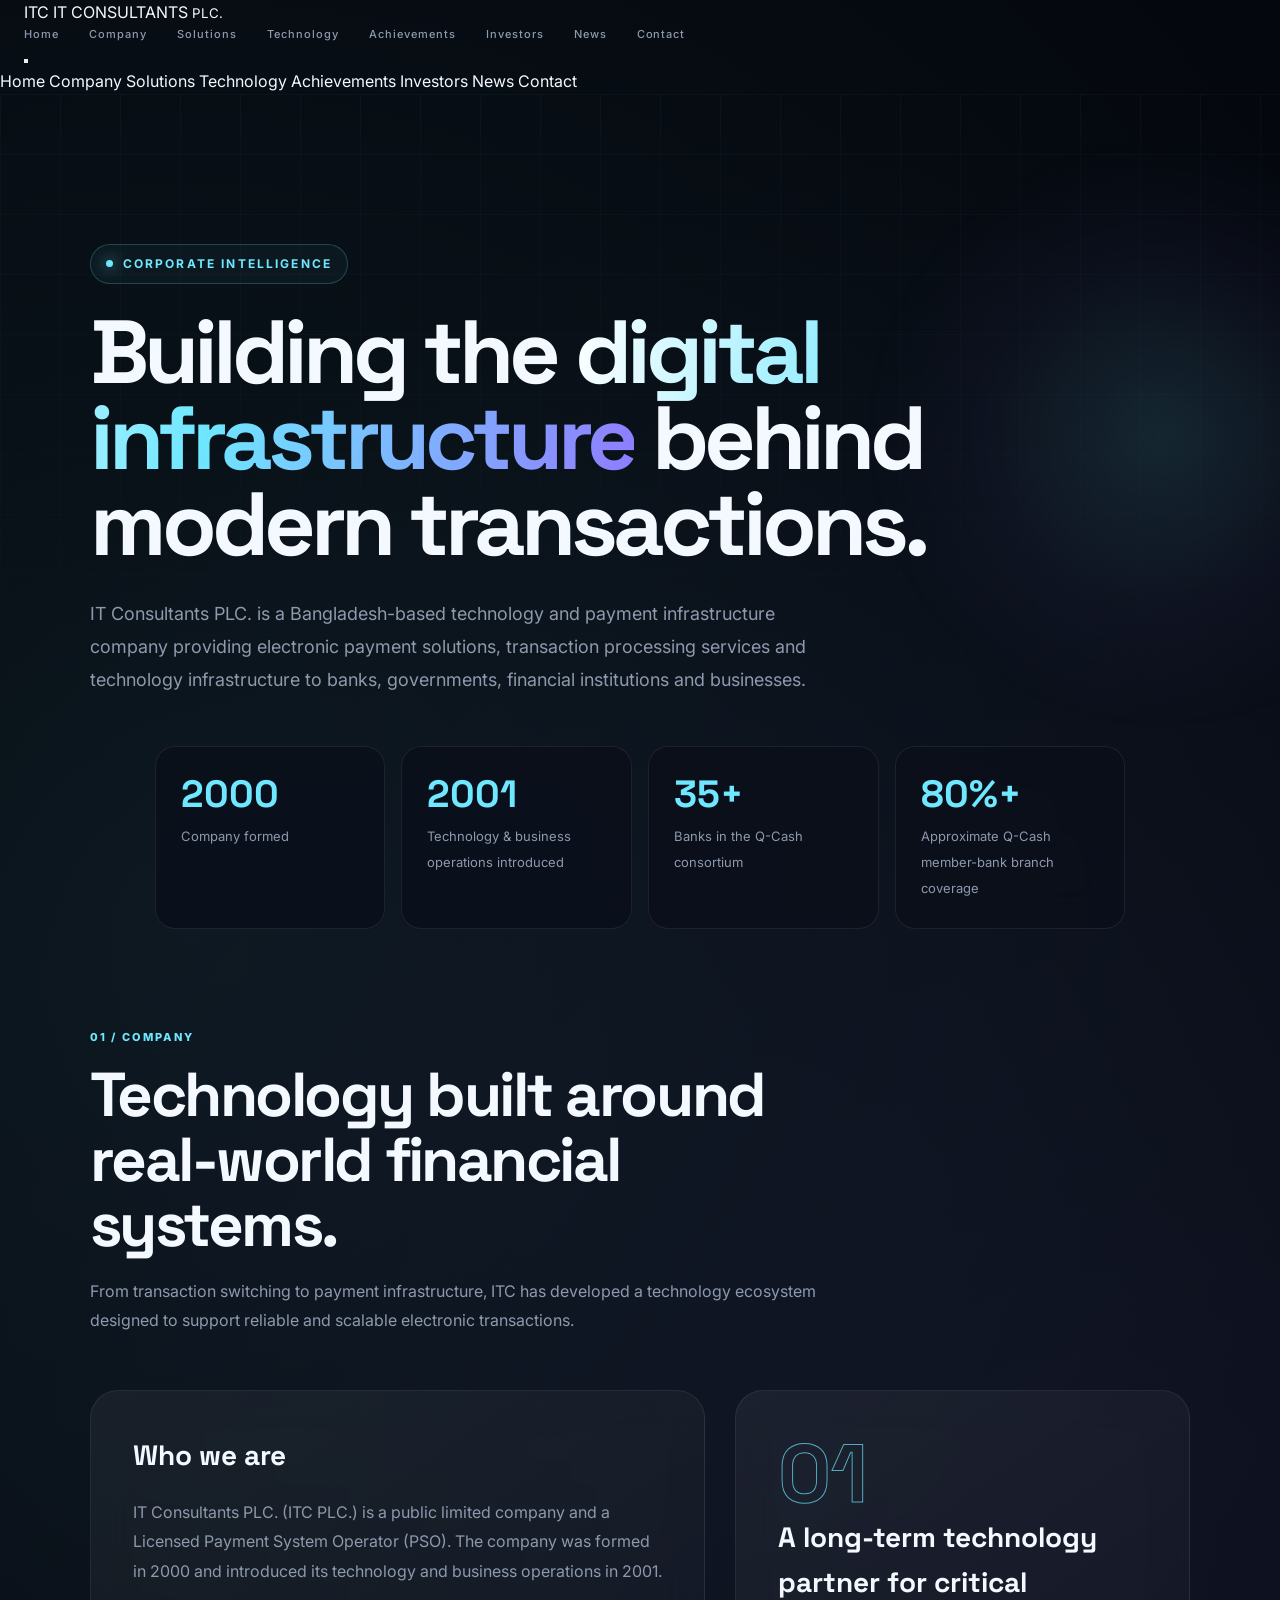
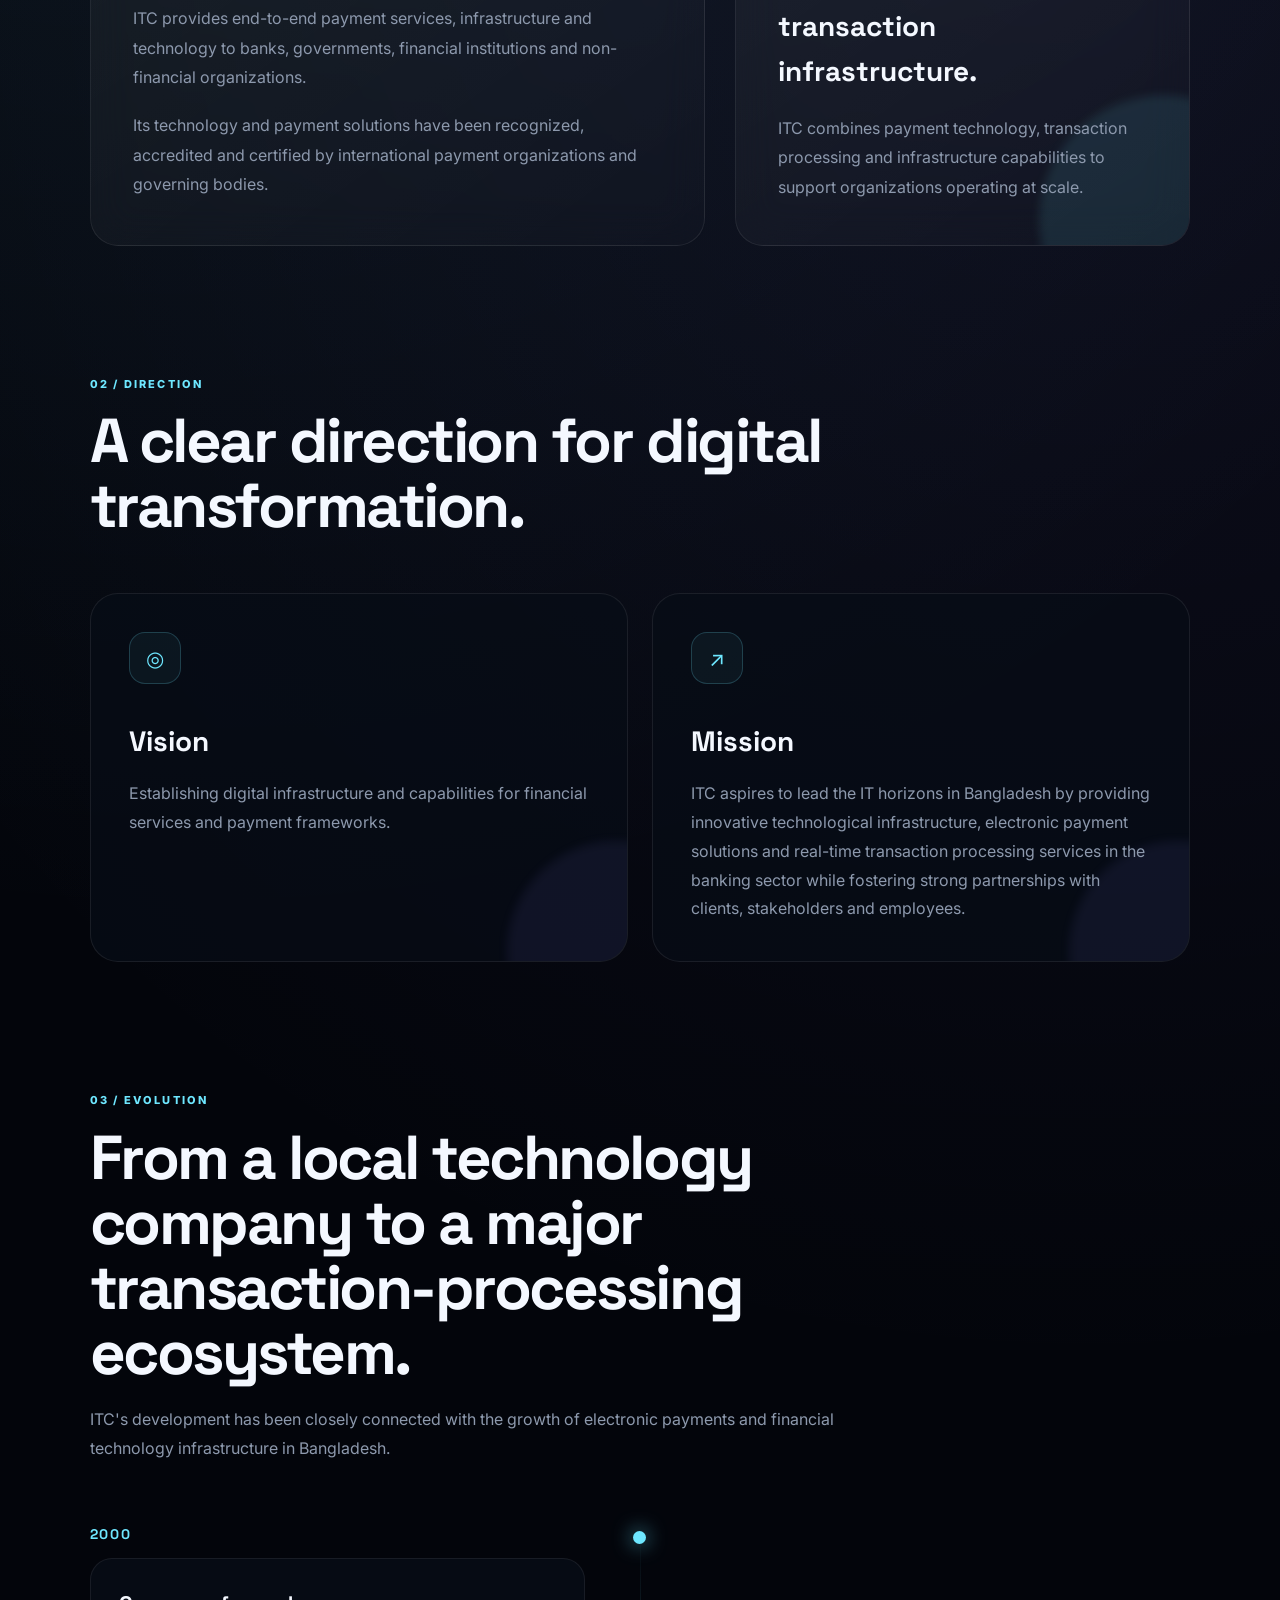
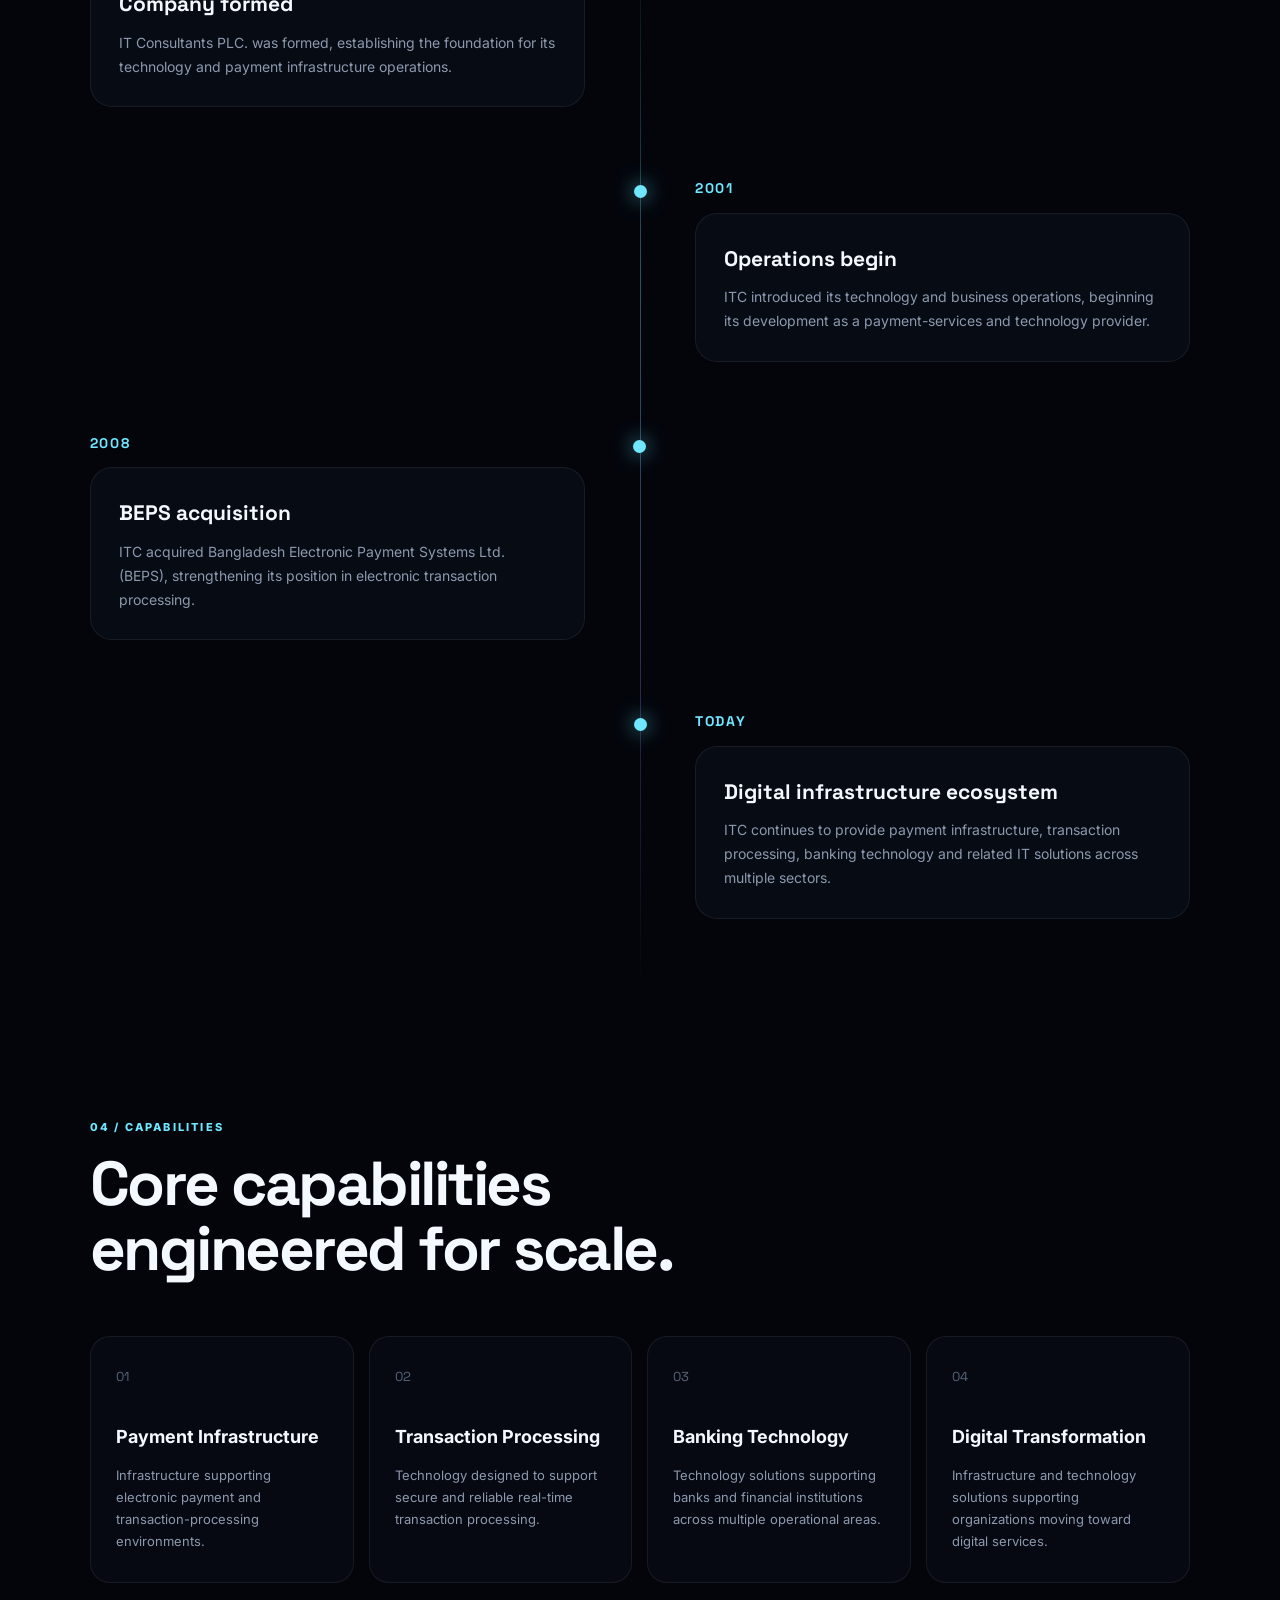
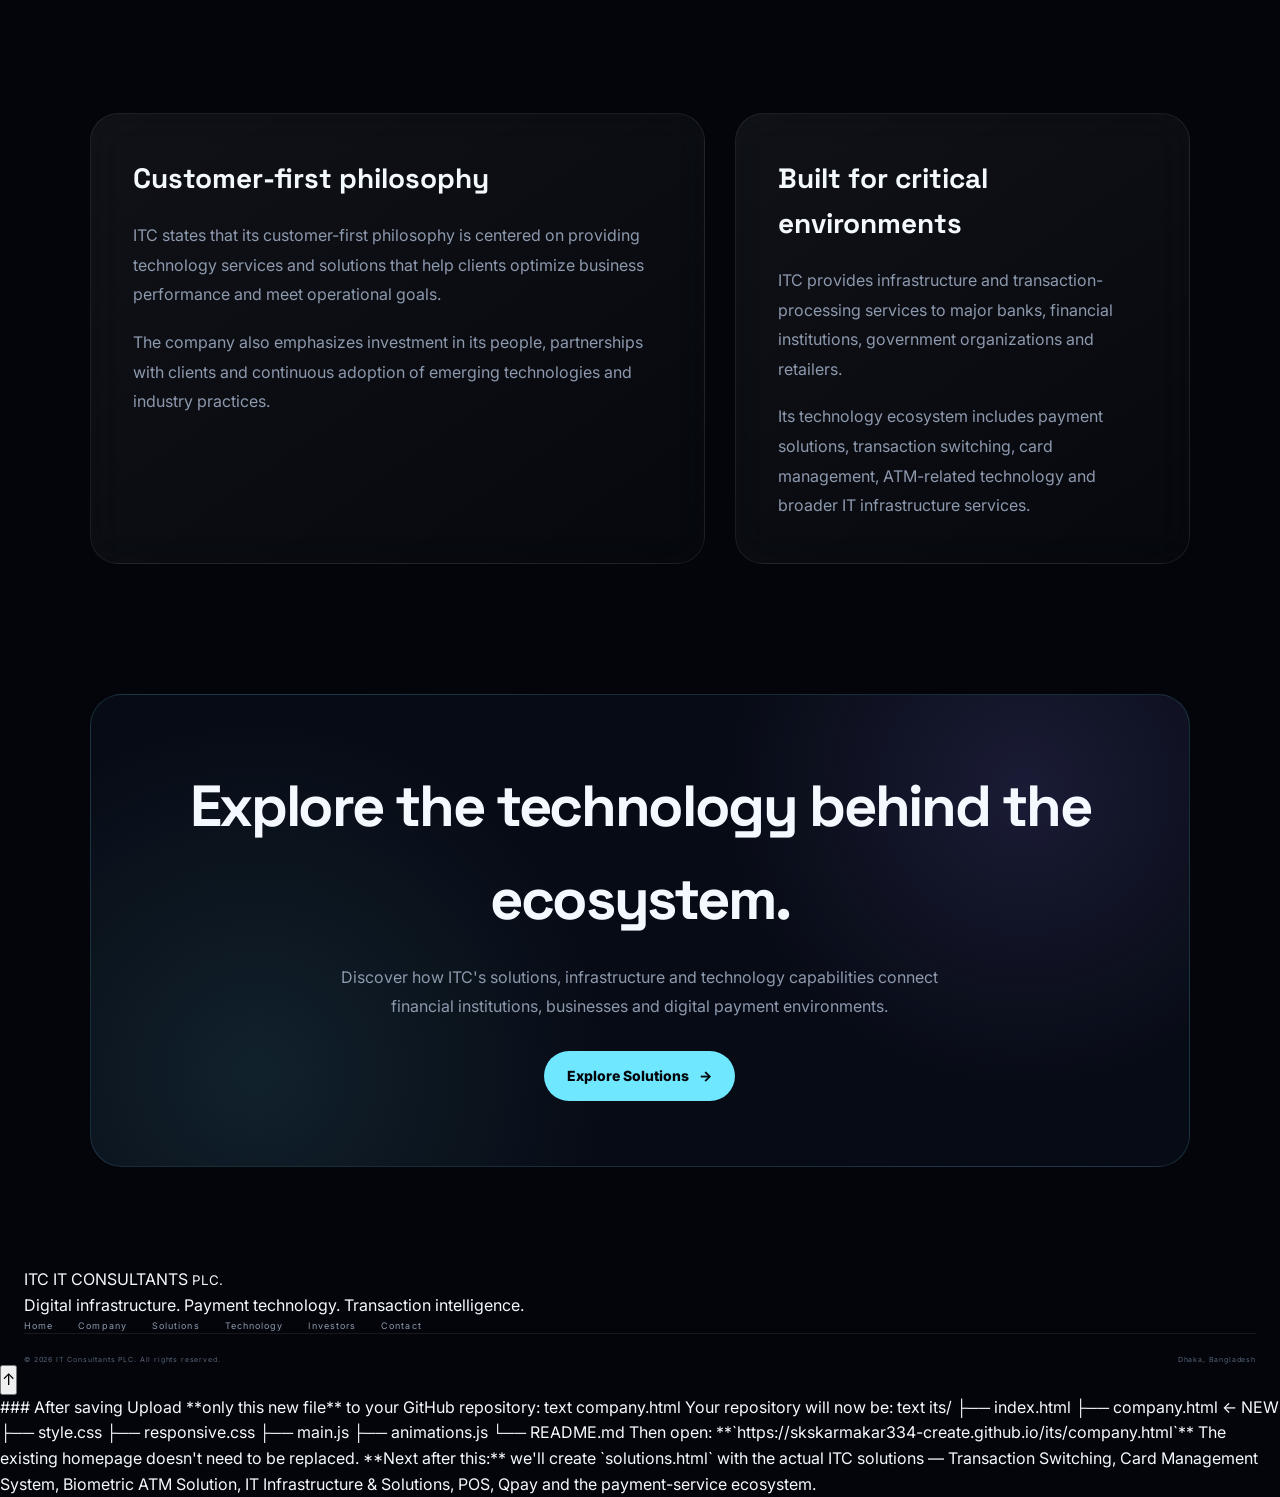
<file: company.html>
<!DOCTYPE html>

<html lang="en">
<head>
    <meta charset="UTF-8">
    <meta name="viewport" content="width=device-width, initial-scale=1.0">


<title>Company | IT Consultants PLC.</title>

<meta name="description"
      content="Discover IT Consultants PLC., its history, mission, vision, technology capabilities and role in Bangladesh's digital payment infrastructure.">

<link rel="stylesheet" href="style.css">
<link rel="stylesheet" href="responsive.css">

<link rel="preconnect" href="https://fonts.googleapis.com">
<link rel="preconnect" href="https://fonts.gstatic.com" crossorigin>

<link href="https://fonts.googleapis.com/css2?family=Inter:wght@400;500;600;700;800&family=Space+Grotesk:wght@400;500;600;700&display=swap"
      rel="stylesheet">

<style>

    /* =========================================================
       COMPANY PAGE
    ========================================================= */

    .company-page {
        min-height: 100vh;
        background:
            radial-gradient(circle at 15% 15%, rgba(110,231,255,.08), transparent 30%),
            radial-gradient(circle at 85% 25%, rgba(143,124,255,.08), transparent 30%),
            #03050b;
        color: #f4f8ff;
        overflow: hidden;
    }

    .company-hero {
        min-height: 78vh;
        display: flex;
        align-items: center;
        position: relative;
        padding: 150px 7% 100px;
        isolation: isolate;
    }

    .company-hero::before {
        content: "";
        position: absolute;
        inset: 0;
        background:
            linear-gradient(rgba(110,231,255,.035) 1px, transparent 1px),
            linear-gradient(90deg, rgba(110,231,255,.035) 1px, transparent 1px);
        background-size: 60px 60px;
        mask-image: linear-gradient(to bottom, black, transparent);
        pointer-events: none;
        z-index: -2;
    }

    .company-hero::after {
        content: "";
        position: absolute;
        width: 600px;
        height: 600px;
        right: -180px;
        top: 40px;
        border-radius: 50%;
        background: radial-gradient(
            circle,
            rgba(110,231,255,.12),
            rgba(143,124,255,.04) 42%,
            transparent 70%
        );
        filter: blur(10px);
        z-index: -1;
    }

    .company-hero-content {
        max-width: 850px;
        position: relative;
        z-index: 2;
    }

    .company-eyebrow {
        display: inline-flex;
        align-items: center;
        gap: 10px;
        padding: 9px 15px;
        border: 1px solid rgba(110,231,255,.22);
        border-radius: 999px;
        background: rgba(110,231,255,.045);
        color: #6ee7ff;
        font-size: 12px;
        font-weight: 700;
        letter-spacing: .18em;
        text-transform: uppercase;
        margin-bottom: 25px;
    }

    .company-eyebrow span {
        width: 7px;
        height: 7px;
        border-radius: 50%;
        background: #6ee7ff;
        box-shadow: 0 0 15px #6ee7ff;
    }

    .company-hero h1 {
        font-family: "Space Grotesk", sans-serif;
        font-size: clamp(48px, 7vw, 100px);
        line-height: .96;
        letter-spacing: -.055em;
        margin: 0 0 30px;
        max-width: 950px;
    }

    .company-hero h1 .gradient {
        background: linear-gradient(
            100deg,
            #ffffff 0%,
            #6ee7ff 45%,
            #8f7cff 100%
        );
        -webkit-background-clip: text;
        background-clip: text;
        color: transparent;
    }

    .company-hero p {
        max-width: 720px;
        color: #8d99ad;
        font-size: 18px;
        line-height: 1.85;
        margin: 0;
    }

    .company-stats {
        display: grid;
        grid-template-columns: repeat(4, 1fr);
        gap: 16px;
        max-width: 1150px;
        margin: -50px auto 100px;
        padding: 0 7%;
        position: relative;
        z-index: 5;
    }

    .company-stat {
        padding: 28px 25px;
        border: 1px solid rgba(255,255,255,.08);
        background: rgba(10,15,26,.72);
        backdrop-filter: blur(20px);
        -webkit-backdrop-filter: blur(20px);
        border-radius: 20px;
        transition: .35s ease;
    }

    .company-stat:hover {
        transform: translateY(-7px);
        border-color: rgba(110,231,255,.35);
        box-shadow: 0 20px 60px rgba(0,0,0,.3);
    }

    .company-stat strong {
        display: block;
        font-family: "Space Grotesk", sans-serif;
        font-size: 38px;
        line-height: 1;
        color: #6ee7ff;
        margin-bottom: 10px;
    }

    .company-stat span {
        color: #8d99ad;
        font-size: 13px;
        line-height: 1.5;
    }

    .company-section {
        width: min(1180px, 86%);
        margin: 0 auto 130px;
    }

    .company-section-heading {
        max-width: 760px;
        margin-bottom: 55px;
    }

    .company-section-label {
        display: block;
        color: #6ee7ff;
        font-size: 11px;
        font-weight: 800;
        letter-spacing: .2em;
        text-transform: uppercase;
        margin-bottom: 15px;
    }

    .company-section-heading h2 {
        font-family: "Space Grotesk", sans-serif;
        font-size: clamp(34px, 5vw, 62px);
        line-height: 1.05;
        letter-spacing: -.04em;
        margin: 0 0 20px;
    }

    .company-section-heading p {
        color: #8d99ad;
        line-height: 1.8;
        font-size: 16px;
    }

    .company-overview {
        display: grid;
        grid-template-columns: 1.15fr .85fr;
        gap: 30px;
        align-items: stretch;
    }

    .company-glass {
        border: 1px solid rgba(255,255,255,.08);
        background:
            linear-gradient(
                145deg,
                rgba(255,255,255,.055),
                rgba(255,255,255,.015)
            );
        backdrop-filter: blur(20px);
        -webkit-backdrop-filter: blur(20px);
        border-radius: 28px;
        padding: 42px;
    }

    .company-glass h3 {
        font-family: "Space Grotesk", sans-serif;
        font-size: 28px;
        margin: 0 0 20px;
    }

    .company-glass p {
        color: #8d99ad;
        line-height: 1.85;
        margin: 0 0 18px;
    }

    .company-glass p:last-child {
        margin-bottom: 0;
    }

    .company-highlight {
        position: relative;
        overflow: hidden;
        display: flex;
        flex-direction: column;
        justify-content: space-between;
    }

    .company-highlight::before {
        content: "";
        position: absolute;
        width: 250px;
        height: 250px;
        border-radius: 50%;
        right: -100px;
        bottom: -100px;
        background: rgba(110,231,255,.1);
        filter: blur(5px);
    }

    .company-highlight .big-number {
        font-family: "Space Grotesk", sans-serif;
        font-size: 82px;
        line-height: 1;
        font-weight: 700;
        color: transparent;
        -webkit-text-stroke: 1px rgba(110,231,255,.7);
    }

    .company-highlight h3 {
        max-width: 350px;
        position: relative;
    }

    .company-highlight p {
        position: relative;
        max-width: 380px;
    }

    .mission-grid {
        display: grid;
        grid-template-columns: repeat(2, 1fr);
        gap: 24px;
    }

    .mission-card {
        min-height: 280px;
        position: relative;
        overflow: hidden;
        border: 1px solid rgba(255,255,255,.08);
        border-radius: 28px;
        padding: 38px;
        background: rgba(8,13,23,.72);
        transition: .4s ease;
    }

    .mission-card:hover {
        transform: translateY(-8px);
        border-color: rgba(110,231,255,.3);
    }

    .mission-card::after {
        content: "";
        position: absolute;
        width: 220px;
        height: 220px;
        border-radius: 50%;
        right: -100px;
        bottom: -100px;
        background: rgba(143,124,255,.08);
        filter: blur(5px);
    }

    .mission-icon {
        width: 52px;
        height: 52px;
        display: grid;
        place-items: center;
        border-radius: 16px;
        border: 1px solid rgba(110,231,255,.2);
        background: rgba(110,231,255,.05);
        color: #6ee7ff;
        font-size: 21px;
        margin-bottom: 35px;
    }

    .mission-card h3 {
        font-family: "Space Grotesk", sans-serif;
        font-size: 28px;
        margin: 0 0 15px;
    }

    .mission-card p {
        color: #8d99ad;
        line-height: 1.8;
        margin: 0;
        position: relative;
        z-index: 2;
    }

    .timeline {
        position: relative;
        margin-top: 60px;
    }

    .timeline::before {
        content: "";
        position: absolute;
        left: 50%;
        top: 0;
        bottom: 0;
        width: 1px;
        background: linear-gradient(
            to bottom,
            transparent,
            rgba(110,231,255,.35),
            rgba(143,124,255,.35),
            transparent
        );
    }

    .timeline-item {
        width: 50%;
        padding: 0 55px 70px 0;
        position: relative;
    }

    .timeline-item:nth-child(even) {
        margin-left: 50%;
        padding: 0 0 70px 55px;
    }

    .timeline-dot {
        position: absolute;
        width: 13px;
        height: 13px;
        border-radius: 50%;
        background: #6ee7ff;
        box-shadow: 0 0 20px rgba(110,231,255,.8);
        right: -6px;
        top: 8px;
    }

    .timeline-item:nth-child(even) .timeline-dot {
        left: -6px;
        right: auto;
    }

    .timeline-year {
        color: #6ee7ff;
        font-family: "Space Grotesk", sans-serif;
        font-size: 14px;
        font-weight: 700;
        letter-spacing: .12em;
        margin-bottom: 13px;
    }

    .timeline-card {
        padding: 28px;
        border-radius: 22px;
        border: 1px solid rgba(255,255,255,.07);
        background: rgba(10,15,26,.68);
        transition: .35s ease;
    }

    .timeline-card:hover {
        border-color: rgba(110,231,255,.28);
        transform: translateY(-5px);
    }

    .timeline-card h3 {
        font-family: "Space Grotesk", sans-serif;
        font-size: 21px;
        margin: 0 0 10px;
    }

    .timeline-card p {
        color: #8d99ad;
        line-height: 1.7;
        margin: 0;
        font-size: 14px;
    }

    .capability-grid {
        display: grid;
        grid-template-columns: repeat(4, 1fr);
        gap: 15px;
    }

    .capability {
        padding: 30px 25px;
        border-radius: 20px;
        border: 1px solid rgba(255,255,255,.07);
        background: rgba(8,13,23,.65);
        transition: .35s ease;
    }

    .capability:hover {
        transform: translateY(-6px);
        border-color: rgba(110,231,255,.3);
    }

    .capability-number {
        color: #586477;
        font-family: "Space Grotesk", sans-serif;
        font-size: 13px;
        margin-bottom: 35px;
    }

    .capability h3 {
        font-size: 18px;
        margin: 0 0 12px;
    }

    .capability p {
        color: #8d99ad;
        font-size: 13px;
        line-height: 1.7;
        margin: 0;
    }

    .company-cta {
        width: min(1180px, 86%);
        margin: 0 auto 100px;
        padding: 65px;
        border-radius: 32px;
        border: 1px solid rgba(110,231,255,.15);
        background:
            radial-gradient(circle at 85% 20%, rgba(143,124,255,.14), transparent 30%),
            radial-gradient(circle at 15% 80%, rgba(110,231,255,.1), transparent 35%),
            rgba(10,15,26,.72);
        text-align: center;
        position: relative;
        overflow: hidden;
    }

    .company-cta h2 {
        font-family: "Space Grotesk", sans-serif;
        font-size: clamp(32px, 5vw, 58px);
        letter-spacing: -.04em;
        margin: 0 0 18px;
    }

    .company-cta p {
        max-width: 650px;
        margin: 0 auto 30px;
        color: #8d99ad;
        line-height: 1.8;
    }

    .company-cta a {
        display: inline-flex;
        align-items: center;
        gap: 10px;
        padding: 14px 23px;
        border-radius: 999px;
        color: #03050b;
        background: #6ee7ff;
        text-decoration: none;
        font-weight: 800;
        font-size: 14px;
        transition: .3s ease;
    }

    .company-cta a:hover {
        transform: translateY(-3px);
        box-shadow: 0 15px 40px rgba(110,231,255,.2);
    }

    @media (max-width: 900px) {

        .company-stats {
            grid-template-columns: repeat(2, 1fr);
        }

        .company-overview {
            grid-template-columns: 1fr;
        }

        .mission-grid {
            grid-template-columns: 1fr;
        }

        .capability-grid {
            grid-template-columns: repeat(2, 1fr);
        }

    }

    @media (max-width: 650px) {

        .company-hero {
            padding: 125px 6% 80px;
            min-height: auto;
        }

        .company-hero h1 {
            font-size: 48px;
        }

        .company-hero p {
            font-size: 15px;
        }

        .company-stats {
            grid-template-columns: 1fr 1fr;
            padding: 0 6%;
            margin-top: -25px;
            margin-bottom: 80px;
        }

        .company-stat {
            padding: 22px 18px;
        }

        .company-stat strong {
            font-size: 29px;
        }

        .company-section {
            width: 88%;
            margin-bottom: 90px;
        }

        .company-glass {
            padding: 28px;
        }

        .timeline::before {
            left: 7px;
        }

        .timeline-item,
        .timeline-item:nth-child(even) {
            width: 100%;
            margin-left: 0;
            padding: 0 0 45px 35px;
        }

        .timeline-dot,
        .timeline-item:nth-child(even) .timeline-dot {
            left: 1px;
            right: auto;
        }

        .capability-grid {
            grid-template-columns: 1fr;
        }

        .company-cta {
            width: 88%;
            padding: 40px 25px;
            margin-bottom: 60px;
        }

    }

</style>


</head>

<body>

<div class="company-page">


<!-- HEADER -->
<header class="site-header">
    <div class="container">

        <a href="index.html" class="logo">
            <span class="logo-mark">ITC</span>
            <span class="logo-text">
                IT CONSULTANTS
                <small>PLC.</small>
            </span>
        </a>

        <nav class="desktop-nav">
            <a href="index.html">Home</a>
            <a href="company.html" class="active">Company</a>
            <a href="solutions.html">Solutions</a>
            <a href="technology.html">Technology</a>
            <a href="achievements.html">Achievements</a>
            <a href="investors.html">Investors</a>
            <a href="news.html">News</a>
            <a href="contact.html">Contact</a>
        </nav>

        <button class="menu-toggle" aria-label="Open navigation">
            <span></span>
            <span></span>
            <span></span>
        </button>

    </div>
</header>


<!-- MOBILE NAV -->
<div class="mobile-nav">

    <a href="index.html">Home</a>
    <a href="company.html">Company</a>
    <a href="solutions.html">Solutions</a>
    <a href="technology.html">Technology</a>
    <a href="achievements.html">Achievements</a>
    <a href="investors.html">Investors</a>
    <a href="news.html">News</a>
    <a href="contact.html">Contact</a>

</div>


<!-- HERO -->
<main>

    <section class="company-hero">

        <div class="company-hero-content">

            <div class="company-eyebrow">
                <span></span>
                Corporate Intelligence
            </div>

            <h1>
                Building the
                <span class="gradient">digital infrastructure</span>
                behind modern transactions.
            </h1>

            <p>
                IT Consultants PLC. is a Bangladesh-based technology and
                payment infrastructure company providing electronic payment
                solutions, transaction processing services and technology
                infrastructure to banks, governments, financial institutions
                and businesses.
            </p>

        </div>

    </section>


    <!-- KEY NUMBERS -->
    <section class="company-stats">

        <div class="company-stat">
            <strong>2000</strong>
            <span>Company formed</span>
        </div>

        <div class="company-stat">
            <strong>2001</strong>
            <span>Technology & business operations introduced</span>
        </div>

        <div class="company-stat">
            <strong>35+</strong>
            <span>Banks in the Q-Cash consortium</span>
        </div>

        <div class="company-stat">
            <strong>80%+</strong>
            <span>Approximate Q-Cash member-bank branch coverage</span>
        </div>

    </section>


    <!-- COMPANY OVERVIEW -->
    <section class="company-section">

        <div class="company-section-heading">

            <span class="company-section-label">
                01 / Company
            </span>

            <h2>
                Technology built around
                real-world financial systems.
            </h2>

            <p>
                From transaction switching to payment infrastructure,
                ITC has developed a technology ecosystem designed to
                support reliable and scalable electronic transactions.
            </p>

        </div>


        <div class="company-overview">

            <article class="company-glass">

                <h3>Who we are</h3>

                <p>
                    IT Consultants PLC. (ITC PLC.) is a public limited
                    company and a Licensed Payment System Operator (PSO).
                    The company was formed in 2000 and introduced its
                    technology and business operations in 2001.
                </p>

                <p>
                    ITC provides end-to-end payment services, infrastructure
                    and technology to banks, governments, financial
                    institutions and non-financial organizations.
                </p>

                <p>
                    Its technology and payment solutions have been
                    recognized, accredited and certified by international
                    payment organizations and governing bodies.
                </p>

            </article>


            <article class="company-glass company-highlight">

                <div class="big-number">01</div>

                <div>

                    <h3>
                        A long-term technology partner for critical
                        transaction infrastructure.
                    </h3>

                    <p>
                        ITC combines payment technology, transaction
                        processing and infrastructure capabilities to
                        support organizations operating at scale.
                    </p>

                </div>

            </article>

        </div>

    </section>


    <!-- MISSION & VISION -->
    <section class="company-section">

        <div class="company-section-heading">

            <span class="company-section-label">
                02 / Direction
            </span>

            <h2>
                A clear direction for
                digital transformation.
            </h2>

        </div>


        <div class="mission-grid">

            <article class="mission-card">

                <div class="mission-icon">◎</div>

                <h3>Vision</h3>

                <p>
                    Establishing digital infrastructure and capabilities
                    for financial services and payment frameworks.
                </p>

            </article>


            <article class="mission-card">

                <div class="mission-icon">↗</div>

                <h3>Mission</h3>

                <p>
                    ITC aspires to lead the IT horizons in Bangladesh by
                    providing innovative technological infrastructure,
                    electronic payment solutions and real-time transaction
                    processing services in the banking sector while
                    fostering strong partnerships with clients,
                    stakeholders and employees.
                </p>

            </article>

        </div>

    </section>


    <!-- HISTORY -->
    <section class="company-section">

        <div class="company-section-heading">

            <span class="company-section-label">
                03 / Evolution
            </span>

            <h2>
                From a local technology company
                to a major transaction-processing ecosystem.
            </h2>

            <p>
                ITC's development has been closely connected with the
                growth of electronic payments and financial technology
                infrastructure in Bangladesh.
            </p>

        </div>


        <div class="timeline">

            <div class="timeline-item">

                <div class="timeline-dot"></div>

                <div class="timeline-year">
                    2000
                </div>

                <div class="timeline-card">

                    <h3>Company formed</h3>

                    <p>
                        IT Consultants PLC. was formed, establishing the
                        foundation for its technology and payment
                        infrastructure operations.
                    </p>

                </div>

            </div>


            <div class="timeline-item">

                <div class="timeline-dot"></div>

                <div class="timeline-year">
                    2001
                </div>

                <div class="timeline-card">

                    <h3>Operations begin</h3>

                    <p>
                        ITC introduced its technology and business
                        operations, beginning its development as a
                        payment-services and technology provider.
                    </p>

                </div>

            </div>


            <div class="timeline-item">

                <div class="timeline-dot"></div>

                <div class="timeline-year">
                    2008
                </div>

                <div class="timeline-card">

                    <h3>BEPS acquisition</h3>

                    <p>
                        ITC acquired Bangladesh Electronic Payment Systems
                        Ltd. (BEPS), strengthening its position in
                        electronic transaction processing.
                    </p>

                </div>

            </div>


            <div class="timeline-item">

                <div class="timeline-dot"></div>

                <div class="timeline-year">
                    TODAY
                </div>

                <div class="timeline-card">

                    <h3>Digital infrastructure ecosystem</h3>

                    <p>
                        ITC continues to provide payment infrastructure,
                        transaction processing, banking technology and
                        related IT solutions across multiple sectors.
                    </p>

                </div>

            </div>

        </div>

    </section>


    <!-- CAPABILITIES -->
    <section class="company-section">

        <div class="company-section-heading">

            <span class="company-section-label">
                04 / Capabilities
            </span>

            <h2>
                Core capabilities engineered
                for scale.
            </h2>

        </div>


        <div class="capability-grid">

            <article class="capability">

                <div class="capability-number">01</div>

                <h3>Payment Infrastructure</h3>

                <p>
                    Infrastructure supporting electronic payment and
                    transaction-processing environments.
                </p>

            </article>


            <article class="capability">

                <div class="capability-number">02</div>

                <h3>Transaction Processing</h3>

                <p>
                    Technology designed to support secure and reliable
                    real-time transaction processing.
                </p>

            </article>


            <article class="capability">

                <div class="capability-number">03</div>

                <h3>Banking Technology</h3>

                <p>
                    Technology solutions supporting banks and financial
                    institutions across multiple operational areas.
                </p>

            </article>


            <article class="capability">

                <div class="capability-number">04</div>

                <h3>Digital Transformation</h3>

                <p>
                    Infrastructure and technology solutions supporting
                    organizations moving toward digital services.
                </p>

            </article>

        </div>

    </section>


    <!-- COMPANY PHILOSOPHY -->
    <section class="company-section">

        <div class="company-overview">

            <article class="company-glass">

                <h3>Customer-first philosophy</h3>

                <p>
                    ITC states that its customer-first philosophy is
                    centered on providing technology services and
                    solutions that help clients optimize business
                    performance and meet operational goals.
                </p>

                <p>
                    The company also emphasizes investment in its people,
                    partnerships with clients and continuous adoption of
                    emerging technologies and industry practices.
                </p>

            </article>


            <article class="company-glass">

                <h3>Built for critical environments</h3>

                <p>
                    ITC provides infrastructure and transaction-processing
                    services to major banks, financial institutions,
                    government organizations and retailers.
                </p>

                <p>
                    Its technology ecosystem includes payment solutions,
                    transaction switching, card management, ATM-related
                    technology and broader IT infrastructure services.
                </p>

            </article>

        </div>

    </section>


    <!-- CTA -->
    <section class="company-cta">

        <h2>
            Explore the technology
            behind the ecosystem.
        </h2>

        <p>
            Discover how ITC's solutions, infrastructure and technology
            capabilities connect financial institutions, businesses
            and digital payment environments.
        </p>

        <a href="solutions.html">
            Explore Solutions
            <span>→</span>
        </a>

    </section>

</main>


<!-- FOOTER -->
<footer class="site-footer">

    <div class="container">

        <div class="footer-content">

            <div>
                <div class="logo">
                    <span class="logo-mark">ITC</span>
                    <span class="logo-text">
                        IT CONSULTANTS
                        <small>PLC.</small>
                    </span>
                </div>

                <p>
                    Digital infrastructure. Payment technology.
                    Transaction intelligence.
                </p>
            </div>

            <div class="footer-links">

                <a href="index.html">Home</a>
                <a href="company.html">Company</a>
                <a href="solutions.html">Solutions</a>
                <a href="technology.html">Technology</a>
                <a href="investors.html">Investors</a>
                <a href="contact.html">Contact</a>

            </div>

        </div>

        <div class="footer-bottom">

            <span>
                © 2026 IT Consultants PLC. All rights reserved.
            </span>

            <span>
                Dhaka, Bangladesh
            </span>

        </div>

    </div>

</footer>


<!-- BACK TO TOP -->
<button class="back-to-top" aria-label="Back to top">
    ↑
</button>


</div>

<script src="main.js"></script>

<script src="animations.js"></script>

</body>
</html>


### After saving

Upload **only this new file** to your GitHub repository:

text
company.html


Your repository will now be:

text
its/
├── index.html
├── company.html       ← NEW
├── style.css
├── responsive.css
├── main.js
├── animations.js
└── README.md


Then open:

**`https://skskarmakar334-create.github.io/its/company.html`**

The existing homepage doesn't need to be replaced.

**Next after this:** we'll create `solutions.html` with the actual ITC solutions — Transaction Switching, Card Management System, Biometric ATM Solution, IT Infrastructure & Solutions, POS, Qpay and the payment-service ecosystem.
</file>
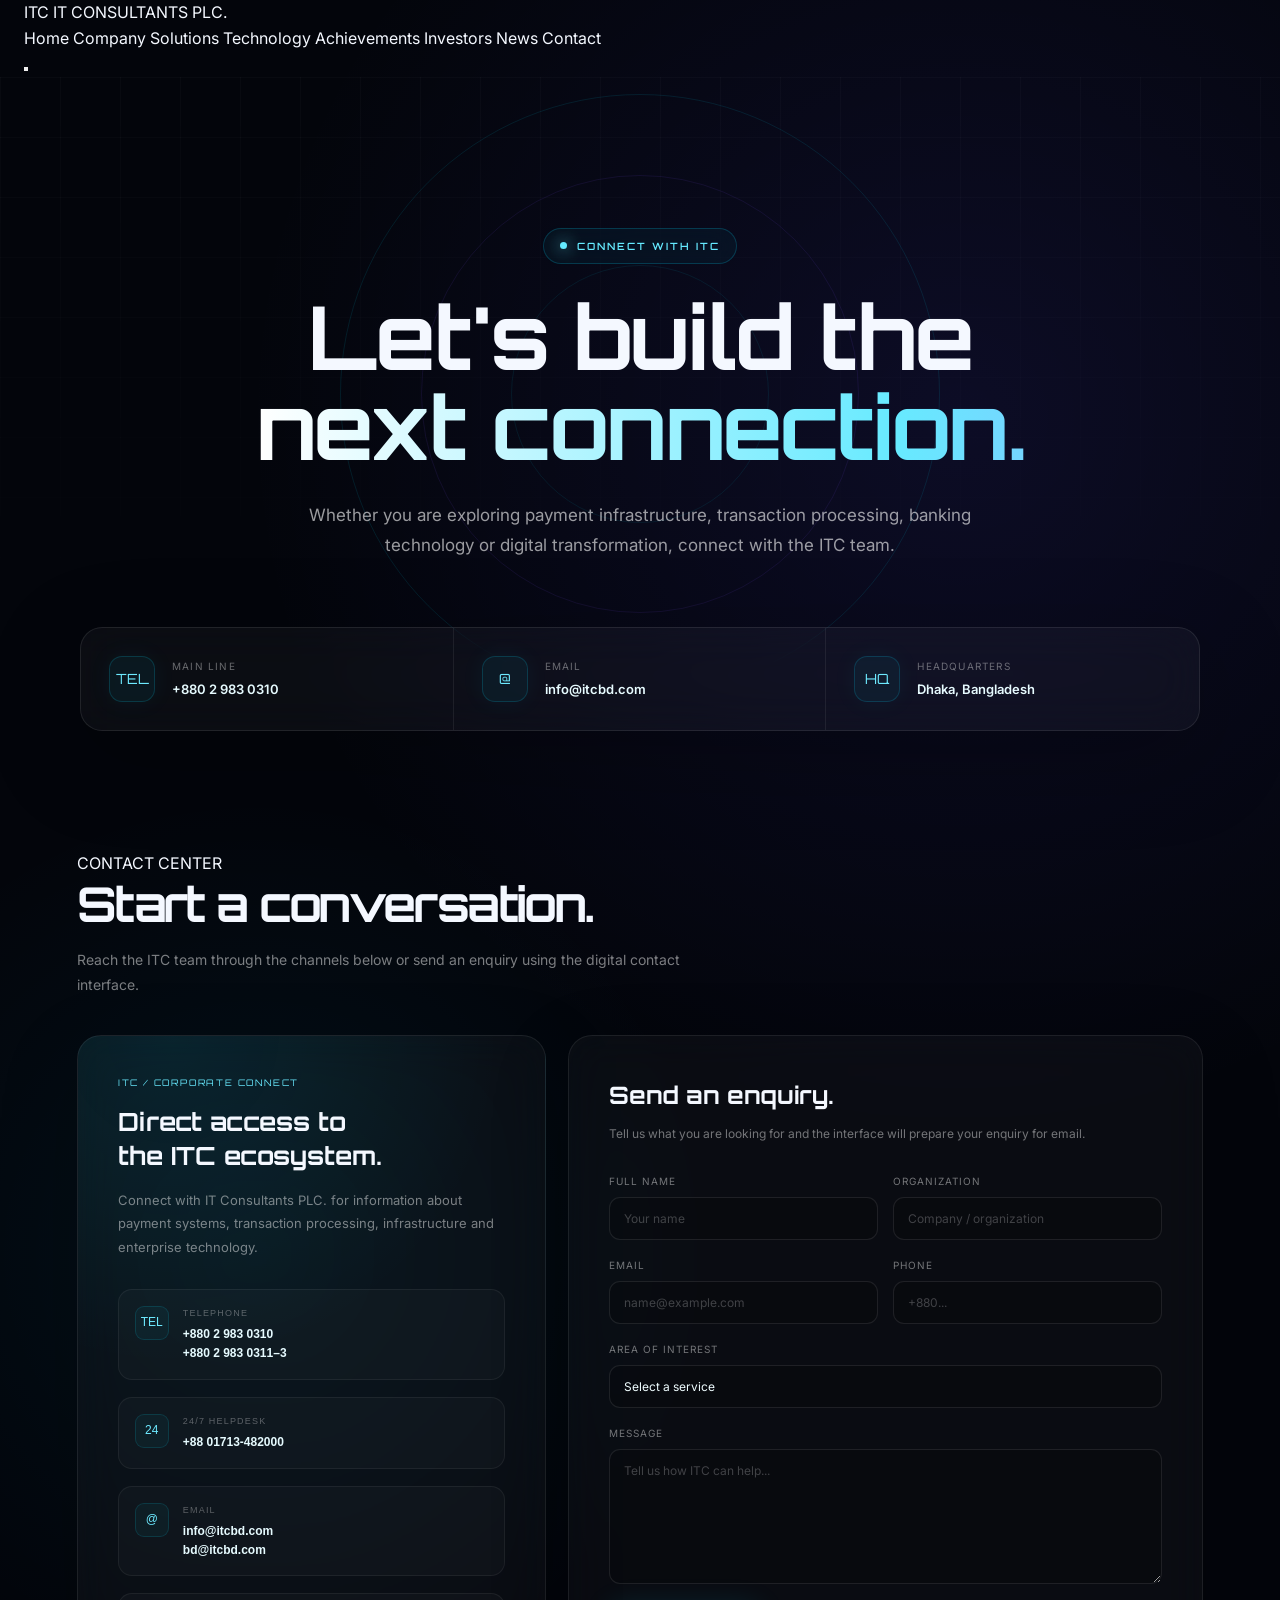
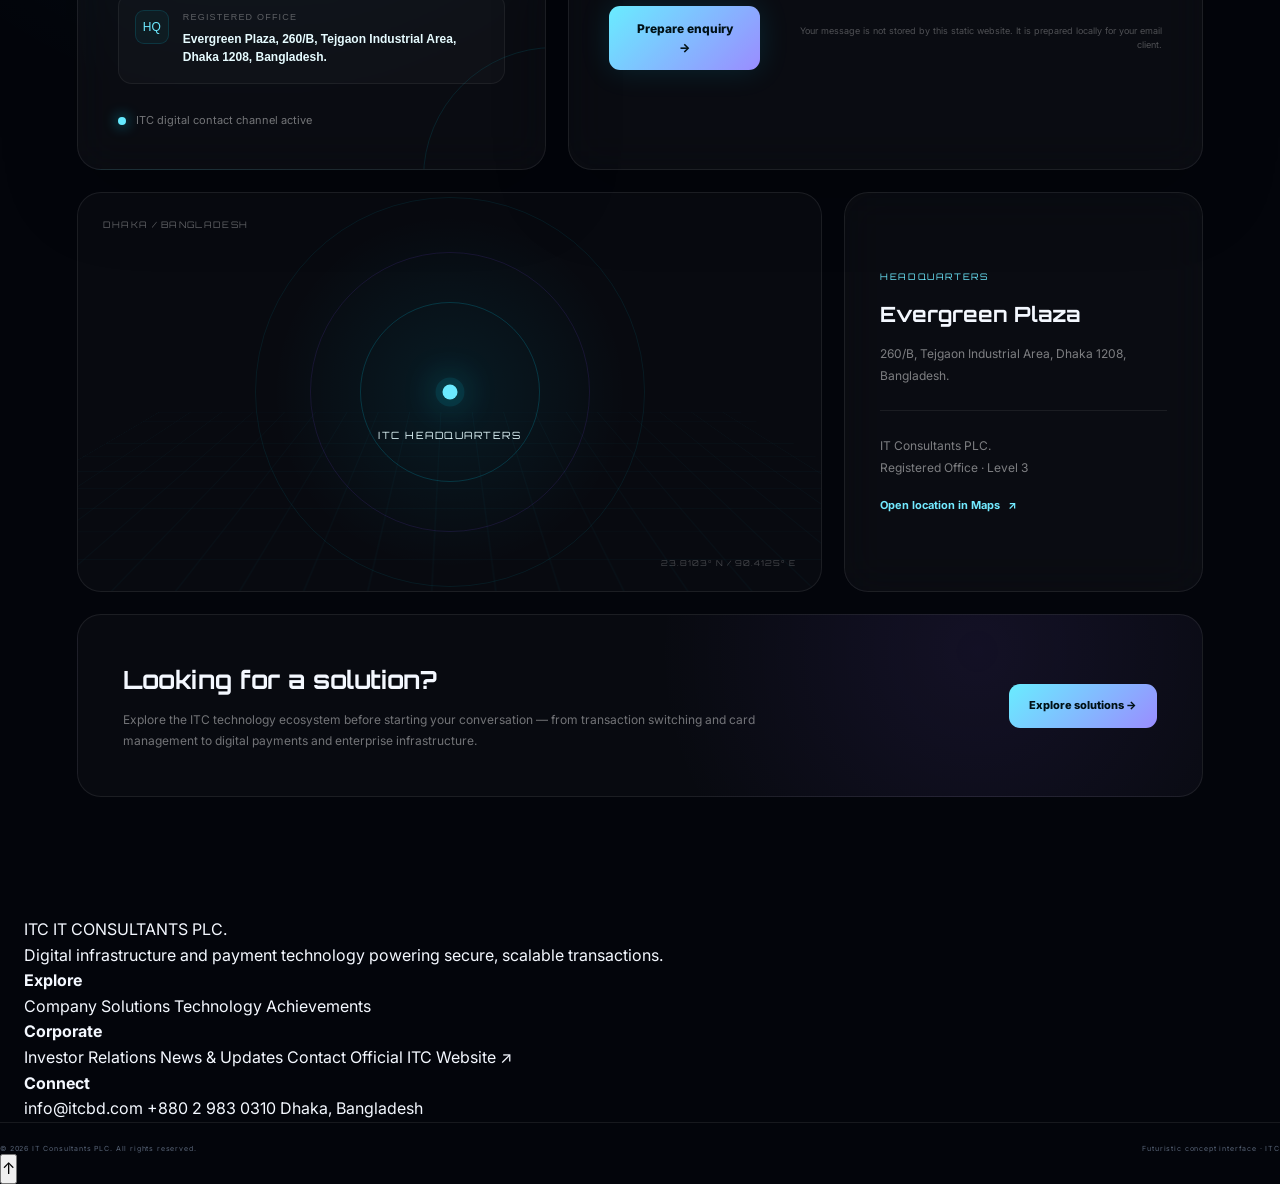
<file: contact.html>
<!DOCTYPE html>
<html lang="en">

<head>

    <meta charset="UTF-8">
    <meta name="viewport" content="width=device-width, initial-scale=1.0">

    <title>Contact | IT Consultants PLC.</title>

    <meta name="description"
          content="Contact IT Consultants PLC. for payment technology, transaction processing, digital infrastructure and enterprise technology solutions.">

    <meta name="keywords"
          content="IT Consultants PLC, ITC Bangladesh, contact ITC, payment technology, transaction processing, banking technology">

    <meta name="author" content="IT Consultants PLC.">

    <link rel="preconnect" href="https://fonts.googleapis.com">
    <link rel="preconnect" href="https://fonts.gstatic.com" crossorigin>

    <link href="https://fonts.googleapis.com/css2?family=Inter:wght@300;400;500;600;700;800&family=Orbitron:wght@400;500;600;700;800&display=swap"
          rel="stylesheet">

    <link rel="stylesheet" href="style.css">
    <link rel="stylesheet" href="responsive.css">


    <style>

        /* =========================================================
           CONTACT PAGE
           ========================================================= */

        .contact-page {
            position: relative;
            overflow: hidden;
            min-height: 100vh;
        }

        .contact-page::before {
            content: "";
            position: fixed;
            width: 520px;
            height: 520px;
            top: 5%;
            right: -280px;
            border-radius: 50%;
            background: rgba(0, 220, 255, 0.075);
            filter: blur(110px);
            pointer-events: none;
            z-index: -1;
        }

        .contact-page::after {
            content: "";
            position: fixed;
            width: 450px;
            height: 450px;
            bottom: 0;
            left: -250px;
            border-radius: 50%;
            background: rgba(130, 80, 255, 0.065);
            filter: blur(110px);
            pointer-events: none;
            z-index: -1;
        }


        /* =========================================================
           HERO
           ========================================================= */

        .contact-hero {
            position: relative;
            min-height: 65vh;
            display: flex;
            align-items: center;
            justify-content: center;
            text-align: center;
            padding: 150px 7% 100px;
            overflow: hidden;
        }

        .contact-grid {
            position: absolute;
            inset: 0;

            background-image:
                linear-gradient(
                    rgba(255,255,255,.025) 1px,
                    transparent 1px
                ),
                linear-gradient(
                    90deg,
                    rgba(255,255,255,.025) 1px,
                    transparent 1px
                );

            background-size: 60px 60px;

            mask-image:
                linear-gradient(
                    to bottom,
                    black,
                    transparent
                );

            pointer-events: none;
        }

        .contact-orbit {
            position: absolute;
            width: 600px;
            height: 600px;
            border: 1px solid rgba(0,220,255,.10);
            border-radius: 50%;
            animation: contactOrbit 25s linear infinite;
        }

        .contact-orbit::before {
            content: "";
            position: absolute;
            inset: 80px;
            border: 1px solid rgba(130,80,255,.10);
            border-radius: 50%;
        }

        .contact-orbit::after {
            content: "";
            position: absolute;
            inset: 170px;
            border: 1px solid rgba(0,220,255,.08);
            border-radius: 50%;
        }

        @keyframes contactOrbit {

            from {
                transform: rotate(0deg);
            }

            to {
                transform: rotate(360deg);
            }

        }

        .contact-hero-content {
            position: relative;
            z-index: 3;
            max-width: 950px;
        }

        .contact-eyebrow {
            display: inline-flex;
            align-items: center;
            gap: 10px;

            padding: 9px 16px;

            border-radius: 100px;
            border: 1px solid rgba(0,220,255,.20);

            background: rgba(0,220,255,.045);

            color: #65eaff;

            font-family: "Orbitron", sans-serif;
            font-size: 10px;
            font-weight: 600;
            letter-spacing: 2px;

            margin-bottom: 27px;

            backdrop-filter: blur(15px);
        }

        .contact-eyebrow::before {
            content: "";

            width: 7px;
            height: 7px;

            border-radius: 50%;

            background: #64eaff;

            box-shadow:
                0 0 16px #64eaff;

            animation:
                contactPulse 1.8s ease-in-out infinite;
        }

        @keyframes contactPulse {

            0%,
            100% {
                opacity: 1;
                transform: scale(1);
            }

            50% {
                opacity: .35;
                transform: scale(.7);
            }

        }

        .contact-hero h1 {
            margin: 0;

            font-family: "Orbitron", sans-serif;

            font-size:
                clamp(
                    42px,
                    7vw,
                    88px
                );

            line-height: 1.03;

            letter-spacing: -2px;
        }

        .contact-hero h1 span {
            background:
                linear-gradient(
                    90deg,
                    #ffffff,
                    #67eaff,
                    #a985ff,
                    #ffffff
                );

            background-size: 250% auto;

            -webkit-background-clip: text;
            background-clip: text;

            color: transparent;

            animation:
                contactGradient 7s linear infinite;
        }

        @keyframes contactGradient {

            to {
                background-position: 250% center;
            }

        }

        .contact-hero p {
            max-width: 730px;

            margin: 28px auto 0;

            color: rgba(255,255,255,.60);

            font-size: 17px;
            line-height: 1.8;
        }


        /* =========================================================
           CONTACT QUICK STRIP
           ========================================================= */

        .contact-quick-strip {
            position: relative;
            z-index: 5;

            width: min(1120px, 88%);

            margin: -35px auto 0;

            display: grid;

            grid-template-columns:
                repeat(3, 1fr);

            border-radius: 22px;

            overflow: hidden;

            border:
                1px solid
                rgba(255,255,255,.09);

            background:
                rgba(255,255,255,.035);

            backdrop-filter: blur(22px);

            box-shadow:
                0 25px 90px
                rgba(0,0,0,.25);
        }

        .contact-quick {
            padding: 28px;

            display: flex;
            align-items: center;
            gap: 17px;

            border-right:
                1px solid
                rgba(255,255,255,.07);

            text-decoration: none;

            transition: .3s ease;
        }

        .contact-quick:last-child {
            border-right: none;
        }

        .contact-quick:hover {
            background:
                rgba(0,220,255,.045);
        }

        .contact-quick-icon {
            width: 46px;
            height: 46px;

            flex-shrink: 0;

            display: flex;
            align-items: center;
            justify-content: center;

            border-radius: 13px;

            border:
                1px solid
                rgba(0,220,255,.17);

            background:
                rgba(0,220,255,.055);

            color: #6eeaff;

            font-family:
                "Orbitron",
                sans-serif;

            font-size: 14px;

            box-shadow:
                0 0 25px
                rgba(0,220,255,.06);
        }

        .contact-quick-label {
            color:
                rgba(255,255,255,.38);

            font-size: 10px;

            letter-spacing:
                1.2px;

            text-transform:
                uppercase;
        }

        .contact-quick-value {
            margin-top: 5px;

            color:
                #e7fbff;

            font-size: 13px;

            font-weight: 600;
        }


        /* =========================================================
           MAIN CONTACT AREA
           ========================================================= */

        .contact-section {
            width: min(1200px, 88%);

            margin:
                120px auto;
        }

        .contact-heading {
            margin-bottom: 38px;
        }

        .contact-heading h2 {
            margin: 0;

            font-family:
                "Orbitron",
                sans-serif;

            font-size:
                clamp(
                    28px,
                    4vw,
                    48px
                );

            line-height: 1.15;
        }

        .contact-heading p {
            max-width: 650px;

            margin-top: 15px;

            color:
                rgba(255,255,255,.48);

            font-size: 14px;

            line-height: 1.8;
        }


        /* =========================================================
           TWO COLUMN CONTACT AREA
           ========================================================= */

        .contact-main-grid {
            display: grid;

            grid-template-columns:
                .85fr
                1.15fr;

            gap: 22px;

            align-items: stretch;
        }


        /* =========================================================
           CONTACT INFORMATION
           ========================================================= */

        .contact-info-panel {
            position: relative;

            padding: 40px;

            overflow: hidden;

            border-radius: 24px;

            border:
                1px solid
                rgba(255,255,255,.08);

            background:
                radial-gradient(
                    circle at 20% 0%,
                    rgba(0,220,255,.09),
                    transparent 40%
                ),
                rgba(255,255,255,.03);

            backdrop-filter: blur(20px);

            box-shadow:
                0 25px 80px
                rgba(0,0,0,.20);
        }

        .contact-info-panel::after {
            content: "";

            position: absolute;

            width: 260px;
            height: 260px;

            right: -140px;
            bottom: -140px;

            border-radius: 50%;

            border:
                1px solid
                rgba(0,220,255,.10);
        }

        .contact-info-label {
            color:
                #69eaff;

            font-family:
                "Orbitron",
                sans-serif;

            font-size: 9px;

            letter-spacing:
                1.8px;

            margin-bottom: 15px;
        }

        .contact-info-panel h3 {
            margin: 0;

            font-family:
                "Orbitron",
                sans-serif;

            font-size: 25px;

            line-height: 1.35;
        }

        .contact-info-panel > p {
            margin:
                16px 0 30px;

            color:
                rgba(255,255,255,.46);

            font-size: 13px;

            line-height: 1.8;
        }

        .contact-details {
            display: grid;
            gap: 17px;
        }

        .contact-detail {
            display: flex;
            gap: 14px;

            padding: 16px;

            border-radius: 14px;

            border:
                1px solid
                rgba(255,255,255,.06);

            background:
                rgba(255,255,255,.025);

            transition:
                .3s ease;
        }

        .contact-detail:hover {
            border-color:
                rgba(0,220,255,.18);

            transform:
                translateX(4px);
        }

        .contact-detail-icon {
            width: 34px;
            height: 34px;

            flex-shrink: 0;

            display: flex;
            align-items: center;
            justify-content: center;

            border-radius: 9px;

            color:
                #6deaff;

            border:
                1px solid
                rgba(0,220,255,.14);

            background:
                rgba(0,220,255,.045);

            font-size: 12px;
        }

        .contact-detail small {
            display: block;

            color:
                rgba(255,255,255,.32);

            font-size: 9px;

            text-transform:
                uppercase;

            letter-spacing:
                1.2px;
        }

        .contact-detail strong {
            display: block;

            margin-top: 5px;

            color:
                #e6fbff;

            font-size: 12px;

            line-height: 1.55;

            font-weight: 600;
        }

        .contact-detail a {
            color:
                #e6fbff;

            text-decoration: none;

            transition:
                .25s ease;
        }

        .contact-detail a:hover {
            color:
                #6deaff;
        }


        /* =========================================================
           OFFICE STATUS
           ========================================================= */

        .contact-status {
            display: flex;
            align-items: center;
            gap: 10px;

            margin-top: 28px;

            color:
                rgba(255,255,255,.43);

            font-size: 11px;
        }

        .status-dot {
            width: 8px;
            height: 8px;

            border-radius: 50%;

            background:
                #65eaff;

            box-shadow:
                0 0 14px
                rgba(0,220,255,.75);
        }


        /* =========================================================
           ENQUIRY FORM
           ========================================================= */

        .contact-form-panel {
            padding: 40px;

            border-radius: 24px;

            border:
                1px solid
                rgba(255,255,255,.08);

            background:
                rgba(255,255,255,.03);

            backdrop-filter:
                blur(20px);

            box-shadow:
                0 25px 80px
                rgba(0,0,0,.20);
        }

        .contact-form-header {
            margin-bottom: 28px;
        }

        .contact-form-header h3 {
            margin: 0;

            font-family:
                "Orbitron",
                sans-serif;

            font-size: 24px;
        }

        .contact-form-header p {
            margin:
                10px 0 0;

            color:
                rgba(255,255,255,.43);

            font-size: 12px;

            line-height: 1.7;
        }

        .contact-form {
            display: grid;

            gap: 17px;
        }

        .form-row {
            display: grid;

            grid-template-columns:
                1fr 1fr;

            gap: 15px;
        }

        .form-group {
            display: flex;

            flex-direction: column;

            gap: 8px;
        }

        .form-group label {
            color:
                rgba(255,255,255,.43);

            font-size: 10px;

            letter-spacing:
                1px;

            text-transform:
                uppercase;
        }

        .form-group input,
        .form-group select,
        .form-group textarea {
            width: 100%;

            box-sizing: border-box;

            padding:
                13px 14px;

            border-radius: 11px;

            outline: none;

            border:
                1px solid
                rgba(255,255,255,.09);

            background:
                rgba(0,0,0,.16);

            color:
                #effdff;

            font-family:
                "Inter",
                sans-serif;

            font-size: 12px;

            transition:
                .25s ease;
        }

        .form-group input:focus,
        .form-group select:focus,
        .form-group textarea:focus {
            border-color:
                rgba(0,220,255,.38);

            box-shadow:
                0 0 25px
                rgba(0,220,255,.06);

            background:
                rgba(0,220,255,.025);
        }

        .form-group input::placeholder,
        .form-group textarea::placeholder {
            color:
                rgba(255,255,255,.23);
        }

        .form-group select {
            appearance: none;

            cursor: pointer;
        }

        .form-group select option {
            background:
                #10131e;

            color:
                white;
        }

        .form-group textarea {
            min-height: 135px;

            resize: vertical;
        }

        .form-submit {
            display: flex;

            align-items: center;

            justify-content: space-between;

            gap: 15px;

            margin-top: 5px;
        }

        .submit-button {
            border: none;

            padding:
                13px 21px;

            border-radius: 11px;

            color:
                #001116;

            background:
                linear-gradient(
                    135deg,
                    #69ecff,
                    #9a8cff
                );

            font-family:
                "Inter",
                sans-serif;

            font-size: 12px;

            font-weight: 800;

            cursor: pointer;

            transition:
                .3s ease;

            box-shadow:
                0 0 30px
                rgba(0,220,255,.13);
        }

        .submit-button:hover {
            transform:
                translateY(-3px);

            box-shadow:
                0 0 40px
                rgba(0,220,255,.25);
        }

        .submit-note {
            color:
                rgba(255,255,255,.28);

            font-size: 9px;

            line-height: 1.5;

            text-align: right;
        }

        .form-message {
            display: none;

            padding:
                13px 15px;

            border-radius:
                11px;

            border:
                1px solid
                rgba(0,220,255,.20);

            background:
                rgba(0,220,255,.045);

            color:
                #73eaff;

            font-size:
                11px;

            line-height:
                1.6;
        }

        .form-message.show {
            display:
                block;
        }


        /* =========================================================
           MAP / LOCATION VISUAL
           ========================================================= */

        .location-section {
            margin-top: 22px;

            display: grid;

            grid-template-columns:
                1.35fr
                .65fr;

            gap: 22px;
        }

        .location-map {
            min-height: 400px;

            position: relative;

            overflow: hidden;

            border-radius: 24px;

            border:
                1px solid
                rgba(255,255,255,.08);

            background:
                radial-gradient(
                    circle at center,
                    rgba(0,220,255,.08),
                    transparent 42%
                ),
                rgba(255,255,255,.025);
        }

        .map-grid {
            position: absolute;
            inset: 0;

            background-image:
                linear-gradient(
                    rgba(0,220,255,.06) 1px,
                    transparent 1px
                ),
                linear-gradient(
                    90deg,
                    rgba(0,220,255,.06) 1px,
                    transparent 1px
                );

            background-size:
                40px 40px;

            transform:
                perspective(500px)
                rotateX(55deg)
                scale(1.6);

            transform-origin:
                center bottom;

            opacity:
                .45;
        }

        .map-ring {
            position: absolute;

            left: 50%;
            top: 50%;

            transform:
                translate(-50%, -50%);

            border:
                1px solid
                rgba(0,220,255,.18);

            border-radius:
                50%;
        }

        .map-ring.one {
            width: 180px;
            height: 180px;
        }

        .map-ring.two {
            width: 280px;
            height: 280px;

            border-color:
                rgba(130,80,255,.13);
        }

        .map-ring.three {
            width: 390px;
            height: 390px;

            border-color:
                rgba(0,220,255,.08);
        }

        .map-point {
            position: absolute;

            left: 50%;
            top: 50%;

            width: 15px;
            height: 15px;

            border-radius: 50%;

            background:
                #6beaff;

            transform:
                translate(-50%, -50%);

            box-shadow:
                0 0 0 7px
                rgba(0,220,255,.09),
                0 0 35px
                rgba(0,220,255,.85);

            z-index: 4;

            animation:
                mapPulse 2.2s
                ease-in-out
                infinite;
        }

        @keyframes mapPulse {

            0%,
            100% {
                box-shadow:
                    0 0 0 7px
                    rgba(0,220,255,.09),
                    0 0 35px
                    rgba(0,220,255,.85);
            }

            50% {
                box-shadow:
                    0 0 0 18px
                    rgba(0,220,255,.025),
                    0 0 55px
                    rgba(0,220,255,1);
            }

        }

        .map-label {
            position: absolute;

            left: 50%;
            top: calc(50% + 35px);

            transform:
                translateX(-50%);

            color:
                #e5fcff;

            font-family:
                "Orbitron",
                sans-serif;

            font-size:
                10px;

            letter-spacing:
                1.5px;

            white-space:
                nowrap;

            z-index: 5;
        }

        .map-location {
            position: absolute;

            top: 25px;
            left: 25px;

            color:
                rgba(255,255,255,.35);

            font-family:
                "Orbitron",
                sans-serif;

            font-size:
                9px;

            letter-spacing:
                1.3px;
        }

        .map-coordinates {
            position: absolute;

            bottom: 22px;
            right: 25px;

            color:
                rgba(255,255,255,.25);

            font-family:
                "Orbitron",
                sans-serif;

            font-size:
                8px;

            letter-spacing:
                1px;
        }


        /* =========================================================
           ADDRESS CARD
           ========================================================= */

        .address-panel {
            padding:
                35px;

            border-radius:
                24px;

            border:
                1px solid
                rgba(255,255,255,.08);

            background:
                rgba(255,255,255,.03);

            backdrop-filter:
                blur(20px);

            display:
                flex;

            flex-direction:
                column;

            justify-content:
                center;
        }

        .address-panel .small-label {
            color:
                #6deaff;

            font-family:
                "Orbitron",
                sans-serif;

            font-size:
                9px;

            letter-spacing:
                1.6px;

            margin-bottom:
                15px;
        }

        .address-panel h3 {
            margin:
                0 0 14px;

            font-family:
                "Orbitron",
                sans-serif;

            font-size:
                21px;

            line-height:
                1.4;
        }

        .address-panel p {
            margin:
                0;

            color:
                rgba(255,255,255,.47);

            font-size:
                12px;

            line-height:
                1.8;
        }

        .address-divider {
            height:
                1px;

            background:
                rgba(255,255,255,.07);

            margin:
                24px 0;
        }

        .address-link {
            display:
                inline-flex;

            align-items:
                center;

            gap:
                8px;

            width:
                fit-content;

            margin-top:
                18px;

            color:
                #72eaff;

            text-decoration:
                none;

            font-size:
                11px;

            font-weight:
                700;

            transition:
                .25s ease;
        }

        .address-link:hover {
            gap:
                13px;

            color:
                white;
        }


        /* =========================================================
           SERVICES CTA
           ========================================================= */

        .contact-services {
            margin-top:
                22px;

            padding:
                45px;

            border-radius:
                24px;

            border:
                1px solid
                rgba(255,255,255,.08);

            background:
                radial-gradient(
                    circle at 80% 20%,
                    rgba(130,80,255,.09),
                    transparent 35%
                ),
                rgba(255,255,255,.025);

            display:
                flex;

            align-items:
                center;

            justify-content:
                space-between;

            gap:
                30px;
        }

        .contact-services h3 {
            margin:
                0;

            font-family:
                "Orbitron",
                sans-serif;

            font-size:
                25px;
        }

        .contact-services p {
            max-width:
                650px;

            margin:
                10px 0 0;

            color:
                rgba(255,255,255,.43);

            font-size:
                12px;

            line-height:
                1.7;
        }

        .contact-service-button {
            flex-shrink:
                0;

            display:
                inline-flex;

            align-items:
                center;

            justify-content:
                center;

            gap:
                9px;

            padding:
                13px 20px;

            border-radius:
                11px;

            text-decoration:
                none;

            color:
                #001116;

            background:
                linear-gradient(
                    135deg,
                    #69ecff,
                    #9a8cff
                );

            font-size:
                11px;

            font-weight:
                800;

            transition:
                .3s ease;
        }

        .contact-service-button:hover {
            transform:
                translateY(-3px);

            box-shadow:
                0 0 35px
                rgba(0,220,255,.20);
        }


        /* =========================================================
           REVEAL
           ========================================================= */

        .contact-reveal {
            opacity:
                0;

            transform:
                translateY(25px);

            transition:
                opacity .8s ease,
                transform .8s ease;
        }

        .contact-reveal.visible {
            opacity:
                1;

            transform:
                translateY(0);
        }


        /* =========================================================
           RESPONSIVE
           ========================================================= */

        @media (max-width: 1000px) {

            .contact-main-grid {
                grid-template-columns:
                    1fr;
            }

            .location-section {
                grid-template-columns:
                    1fr;
            }

            .contact-services {
                flex-direction:
                    column;

                align-items:
                    flex-start;
            }

        }


        @media (max-width: 750px) {

            .contact-hero {
                min-height:
                    60vh;

                padding:
                    130px 6% 80px;
            }

            .contact-orbit {
                width:
                    420px;

                height:
                    420px;
            }

            .contact-quick-strip {
                grid-template-columns:
                    1fr;

                margin-top:
                    -15px;
            }

            .contact-quick {
                border-right:
                    none;

                border-bottom:
                    1px solid
                    rgba(255,255,255,.07);
            }

            .contact-quick:last-child {
                border-bottom:
                    none;
            }

            .contact-section {
                width:
                    88%;

                margin:
                    85px auto;
            }

            .contact-info-panel,
            .contact-form-panel {
                padding:
                    28px 23px;
            }

            .form-row {
                grid-template-columns:
                    1fr;
            }

            .form-submit {
                align-items:
                    flex-start;

                flex-direction:
                    column;
            }

            .submit-note {
                text-align:
                    left;
            }

            .location-map {
                min-height:
                    330px;
            }

            .contact-services {
                padding:
                    35px 25px;
            }

        }

    </style>

</head>


<body class="contact-page">


    <!-- =========================================================
         HEADER
         ========================================================= -->

    <header class="site-header">

        <div class="container nav-container">

            <a href="index.html" class="logo">

                <span class="logo-mark">
                    ITC
                </span>

                <span class="logo-text">
                    IT CONSULTANTS PLC.
                </span>

            </a>


            <nav class="main-nav">

                <a href="index.html">
                    Home
                </a>

                <a href="company.html">
                    Company
                </a>

                <a href="solutions.html">
                    Solutions
                </a>

                <a href="technology.html">
                    Technology
                </a>

                <a href="achievements.html">
                    Achievements
                </a>

                <a href="investors.html">
                    Investors
                </a>

                <a href="news.html">
                    News
                </a>

                <a href="contact.html"
                   class="active">
                    Contact
                </a>

            </nav>


            <button class="mobile-menu-toggle"
                    aria-label="Open navigation menu"
                    type="button">

                <span></span>
                <span></span>
                <span></span>

            </button>

        </div>

    </header>


    <!-- =========================================================
         MAIN
         ========================================================= -->

    <main>


        <!-- =====================================================
             HERO
             ===================================================== -->

        <section class="contact-hero">

            <div class="contact-grid"></div>

            <div class="contact-orbit"></div>


            <div class="contact-hero-content contact-reveal">

                <div class="contact-eyebrow">
                    CONNECT WITH ITC
                </div>

                <h1>
                    Let's build the<br>
                    <span>next connection.</span>
                </h1>

                <p>
                    Whether you are exploring payment infrastructure,
                    transaction processing, banking technology or digital
                    transformation, connect with the ITC team.
                </p>

            </div>

        </section>


        <!-- =====================================================
             QUICK CONTACT STRIP
             ===================================================== -->

        <section class="contact-quick-strip contact-reveal">


            <a href="tel:+88029830310"
               class="contact-quick">

                <div class="contact-quick-icon">
                    TEL
                </div>

                <div>

                    <div class="contact-quick-label">
                        Main line
                    </div>

                    <div class="contact-quick-value">
                        +880 2 983 0310
                    </div>

                </div>

            </a>


            <a href="mailto:info@itcbd.com"
               class="contact-quick">

                <div class="contact-quick-icon">
                    @
                </div>

                <div>

                    <div class="contact-quick-label">
                        Email
                    </div>

                    <div class="contact-quick-value">
                        info@itcbd.com
                    </div>

                </div>

            </a>


            <a href="#location"
               class="contact-quick">

                <div class="contact-quick-icon">
                    HQ
                </div>

                <div>

                    <div class="contact-quick-label">
                        Headquarters
                    </div>

                    <div class="contact-quick-value">
                        Dhaka, Bangladesh
                    </div>

                </div>

            </a>


        </section>


        <!-- =====================================================
             CONTACT SECTION
             ===================================================== -->

        <section class="contact-section">


            <div class="contact-heading contact-reveal">

                <div class="section-kicker">
                    CONTACT CENTER
                </div>

                <h2>
                    Start a conversation.
                </h2>

                <p>
                    Reach the ITC team through the channels below or send
                    an enquiry using the digital contact interface.
                </p>

            </div>


            <div class="contact-main-grid">


                <!-- =================================================
                     INFORMATION
                     ================================================= -->

                <div class="contact-info-panel contact-reveal">

                    <div class="contact-info-label">
                        ITC / CORPORATE CONNECT
                    </div>

                    <h3>
                        Direct access to<br>
                        the ITC ecosystem.
                    </h3>

                    <p>
                        Connect with IT Consultants PLC. for information
                        about payment systems, transaction processing,
                        infrastructure and enterprise technology.
                    </p>


                    <div class="contact-details">


                        <div class="contact-detail">

                            <div class="contact-detail-icon">
                                TEL
                            </div>

                            <div>

                                <small>
                                    Telephone
                                </small>

                                <strong>
                                    <a href="tel:+88029830310">
                                        +880 2 983 0310
                                    </a>
                                    <br>

                                    <a href="tel:+880298303113">
                                        +880 2 983 0311–3
                                    </a>
                                </strong>

                            </div>

                        </div>


                        <div class="contact-detail">

                            <div class="contact-detail-icon">
                                24
                            </div>

                            <div>

                                <small>
                                    24/7 Helpdesk
                                </small>

                                <strong>

                                    <a href="tel:+8801713482000">
                                        +88 01713-482000
                                    </a>

                                </strong>

                            </div>

                        </div>


                        <div class="contact-detail">

                            <div class="contact-detail-icon">
                                @
                            </div>

                            <div>

                                <small>
                                    Email
                                </small>

                                <strong>

                                    <a href="mailto:info@itcbd.com">
                                        info@itcbd.com
                                    </a>
                                    <br>

                                    <a href="mailto:bd@itcbd.com">
                                        bd@itcbd.com
                                    </a>

                                </strong>

                            </div>

                        </div>


                        <div class="contact-detail">

                            <div class="contact-detail-icon">
                                HQ
                            </div>

                            <div>

                                <small>
                                    Registered Office
                                </small>

                                <strong>
                                    Evergreen Plaza,
                                    260/B, Tejgaon Industrial Area,
                                    Dhaka 1208, Bangladesh.
                                </strong>

                            </div>

                        </div>


                    </div>


                    <div class="contact-status">

                        <span class="status-dot"></span>

                        ITC digital contact channel active

                    </div>

                </div>


                <!-- =================================================
                     FORM
                     ================================================= -->

                <div class="contact-form-panel contact-reveal">

                    <div class="contact-form-header">

                        <h3>
                            Send an enquiry.
                        </h3>

                        <p>
                            Tell us what you are looking for and the
                            interface will prepare your enquiry for email.
                        </p>

                    </div>


                    <form class="contact-form"
                          id="contactForm">


                        <div class="form-row">


                            <div class="form-group">

                                <label for="name">
                                    Full name
                                </label>

                                <input
                                    type="text"
                                    id="name"
                                    name="name"
                                    placeholder="Your name"
                                    required>

                            </div>


                            <div class="form-group">

                                <label for="organization">
                                    Organization
                                </label>

                                <input
                                    type="text"
                                    id="organization"
                                    name="organization"
                                    placeholder="Company / organization">

                            </div>

                        </div>


                        <div class="form-row">


                            <div class="form-group">

                                <label for="email">
                                    Email
                                </label>

                                <input
                                    type="email"
                                    id="email"
                                    name="email"
                                    placeholder="name@example.com"
                                    required>

                            </div>


                            <div class="form-group">

                                <label for="phone">
                                    Phone
                                </label>

                                <input
                                    type="tel"
                                    id="phone"
                                    name="phone"
                                    placeholder="+880...">

                            </div>

                        </div>


                        <div class="form-group">

                            <label for="interest">
                                Area of interest
                            </label>

                            <select
                                id="interest"
                                name="interest"
                                required>

                                <option value="">
                                    Select a service
                                </option>

                                <option value="Transaction Switching">
                                    Transaction Switching
                                </option>

                                <option value="Card Management">
                                    Card Management
                                </option>

                                <option value="Payment Gateway">
                                    Payment Gateway
                                </option>

                                <option value="ATM / POS">
                                    ATM / POS Solutions
                                </option>

                                <option value="Digital Payments">
                                    Digital Payments
                                </option>

                                <option value="IT Infrastructure">
                                    IT Infrastructure
                                </option>

                                <option value="Other">
                                    Other Enquiry
                                </option>

                            </select>

                        </div>


                        <div class="form-group">

                            <label for="message">
                                Message
                            </label>

                            <textarea
                                id="message"
                                name="message"
                                placeholder="Tell us how ITC can help..."
                                required></textarea>

                        </div>


                        <div class="form-message"
                             id="formMessage">

                            Your enquiry has been prepared.
                            Your email application will open so you
                            can review and send the message directly
                            to ITC.

                        </div>


                        <div class="form-submit">

                            <button
                                type="submit"
                                class="submit-button">

                                Prepare enquiry →

                            </button>


                            <div class="submit-note">

                                Your message is not stored by this
                                static website. It is prepared locally
                                for your email client.

                            </div>

                        </div>


                    </form>

                </div>

            </div>


            <!-- =====================================================
                 LOCATION
                 ===================================================== -->

            <div class="location-section"
                 id="location">


                <div class="location-map contact-reveal">

                    <div class="map-grid"></div>

                    <div class="map-location">
                        DHAKA / BANGLADESH
                    </div>

                    <div class="map-ring one"></div>
                    <div class="map-ring two"></div>
                    <div class="map-ring three"></div>

                    <div class="map-point"></div>

                    <div class="map-label">
                        ITC HEADQUARTERS
                    </div>

                    <div class="map-coordinates">
                        23.8103° N / 90.4125° E
                    </div>

                </div>


                <div class="address-panel contact-reveal">

                    <div class="small-label">
                        HEADQUARTERS
                    </div>

                    <h3>
                        Evergreen Plaza
                    </h3>

                    <p>
                        260/B, Tejgaon Industrial Area,
                        Dhaka 1208, Bangladesh.
                    </p>

                    <div class="address-divider"></div>

                    <p>
                        IT Consultants PLC.<br>
                        Registered Office · Level 3
                    </p>

                    <a
                        href="https://www.google.com/maps/search/?api=1&query=Evergreen+Plaza+260%2FB+Tejgaon+Industrial+Area+Dhaka+1208+Bangladesh"
                        target="_blank"
                        rel="noopener noreferrer"
                        class="address-link">

                        Open location in Maps
                        <span>↗</span>

                    </a>

                </div>

            </div>


            <!-- =====================================================
                 SERVICES CTA
                 ===================================================== -->

            <div class="contact-services contact-reveal">

                <div>

                    <h3>
                        Looking for a solution?
                    </h3>

                    <p>
                        Explore the ITC technology ecosystem before
                        starting your conversation — from transaction
                        switching and card management to digital payments
                        and enterprise infrastructure.
                    </p>

                </div>

                <a
                    href="solutions.html"
                    class="contact-service-button">

                    Explore solutions →
                    
                </a>

            </div>


        </section>


    </main>


    <!-- =========================================================
         FOOTER
         ========================================================= -->

    <footer class="site-footer">

        <div class="container footer-grid">


            <div>

                <a href="index.html"
                   class="logo">

                    <span class="logo-mark">
                        ITC
                    </span>

                    <span class="logo-text">
                        IT CONSULTANTS PLC.
                    </span>

                </a>

                <p>
                    Digital infrastructure and payment technology
                    powering secure, scalable transactions.
                </p>

            </div>


            <div>

                <h4>
                    Explore
                </h4>

                <a href="company.html">
                    Company
                </a>

                <a href="solutions.html">
                    Solutions
                </a>

                <a href="technology.html">
                    Technology
                </a>

                <a href="achievements.html">
                    Achievements
                </a>

            </div>


            <div>

                <h4>
                    Corporate
                </h4>

                <a href="investors.html">
                    Investor Relations
                </a>

                <a href="news.html">
                    News & Updates
                </a>

                <a href="contact.html">
                    Contact
                </a>

                <a
                    href="https://www.itcbd.com/"
                    target="_blank"
                    rel="noopener noreferrer">

                    Official ITC Website ↗

                </a>

            </div>


            <div>

                <h4>
                    Connect
                </h4>

                <a href="mailto:info@itcbd.com">
                    info@itcbd.com
                </a>

                <a href="tel:+88029830310">
                    +880 2 983 0310
                </a>

                <a href="#location">
                    Dhaka, Bangladesh
                </a>

            </div>


        </div>


        <div class="footer-bottom">

            <div>
                © 2026 IT Consultants PLC. All rights reserved.
            </div>

            <div>
                Futuristic concept interface · ITC
            </div>

        </div>

    </footer>


    <!-- =========================================================
         BACK TO TOP
         ========================================================= -->

    <button
        id="backToTop"
        class="back-to-top"
        aria-label="Back to top"
        type="button">

        ↑

    </button>


    <!-- =========================================================
         SHARED JAVASCRIPT
         ========================================================= -->

    <script src="main.js"></script>
    <script src="animations.js"></script>


    <!-- =========================================================
         CONTACT PAGE JAVASCRIPT
         ========================================================= -->

    <script>

        document.addEventListener(
            "DOMContentLoaded",
            function () {


                /* =================================================
                   REVEAL ANIMATION
                   ================================================= */

                const revealItems =
                    document.querySelectorAll(
                        ".contact-reveal"
                    );


                const revealObserver =
                    new IntersectionObserver(
                        function (entries) {

                            entries.forEach(
                                function (entry) {

                                    if (
                                        entry.isIntersecting
                                    ) {

                                        entry.target
                                            .classList
                                            .add("visible");

                                        revealObserver
                                            .unobserve(
                                                entry.target
                                            );

                                    }

                                }
                            );

                        },
                        {
                            threshold: 0.08
                        }
                    );


                revealItems.forEach(
                    function (item) {

                        revealObserver.observe(item);

                    }
                );


                /* =================================================
                   CONTACT FORM
                   ================================================= */

                const form =
                    document.getElementById(
                        "contactForm"
                    );

                const messageBox =
                    document.getElementById(
                        "formMessage"
                    );


                if (form) {

                    form.addEventListener(
                        "submit",
                        function (event) {

                            event.preventDefault();


                            const name =
                                document
                                    .getElementById("name")
                                    .value
                                    .trim();


                            const organization =
                                document
                                    .getElementById(
                                        "organization"
                                    )
                                    .value
                                    .trim();


                            const email =
                                document
                                    .getElementById("email")
                                    .value
                                    .trim();


                            const phone =
                                document
                                    .getElementById("phone")
                                    .value
                                    .trim();


                            const interest =
                                document
                                    .getElementById("interest")
                                    .value
                                    .trim();


                            const message =
                                document
                                    .getElementById("message")
                                    .value
                                    .trim();


                            if (
                                !name ||
                                !email ||
                                !interest ||
                                !message
                            ) {

                                form.reportValidity();

                                return;

                            }


                            const subject =
                                encodeURIComponent(
                                    "ITC Website Enquiry — " +
                                    interest
                                );


                            const body =
                                encodeURIComponent(
                                    "Hello ITC Team,\n\n" +

                                    "I would like to make an enquiry " +
                                    "through the ITC website.\n\n" +

                                    "Name: " +
                                    name +
                                    "\n" +

                                    "Organization: " +
                                    (
                                        organization ||
                                        "Not provided"
                                    ) +
                                    "\n" +

                                    "Email: " +
                                    email +
                                    "\n" +

                                    "Phone: " +
                                    (
                                        phone ||
                                        "Not provided"
                                    ) +
                                    "\n" +

                                    "Area of Interest: " +
                                    interest +
                                    "\n\n" +

                                    "Message:\n" +
                                    message +
                                    "\n\n" +

                                    "Regards,\n" +
                                    name
                                );


                            messageBox.classList.add(
                                "show"
                            );


                            setTimeout(
                                function () {

                                    window.location.href =
                                        "mailto:info@itcbd.com" +
                                        "?subject=" +
                                        subject +
                                        "&body=" +
                                        body;

                                },
                                500
                            );

                        }
                    );

                }


                /* =================================================
                   LOCATION CARD INTERACTION
                   ================================================= */

                const map =
                    document.querySelector(
                        ".location-map"
                    );

                const mapPoint =
                    document.querySelector(
                        ".map-point"
                    );


                if (map && mapPoint) {

                    map.addEventListener(
                        "mousemove",
                        function (event) {

                            if (
                                window.innerWidth < 900
                            ) {

                                return;

                            }


                            const rect =
                                map.getBoundingClientRect();


                            const x =
                                (
                                    event.clientX -
                                    rect.left
                                ) /
                                rect.width -
                                0.5;


                            const y =
                                (
                                    event.clientY -
                                    rect.top
                                ) /
                                rect.height -
                                0.5;


                            mapPoint.style.transform =
                                "translate(" +
                                (
                                    -50 +
                                    x * 18
                                ) +
                                "%, " +
                                (
                                    -50 +
                                    y * 18
                                ) +
                                "%)";

                        }
                    );


                    map.addEventListener(
                        "mouseleave",
                        function () {

                            mapPoint.style.transform =
                                "translate(-50%, -50%)";

                        }
                    );

                }


                /* =================================================
                   CONTACT DETAIL HOVER
                   ================================================= */

                const details =
                    document.querySelectorAll(
                        ".contact-detail"
                    );


                details.forEach(
                    function (detail) {

                        detail.addEventListener(
                            "mouseenter",
                            function () {

                                const icon =
                                    this.querySelector(
                                        ".contact-detail-icon"
                                    );

                                if (icon) {

                                    icon.style.boxShadow =
                                        "0 0 20px " +
                                        "rgba(0,220,255,.14)";

                                }

                            }
                        );


                        detail.addEventListener(
                            "mouseleave",
                            function () {

                                const icon =
                                    this.querySelector(
                                        ".contact-detail-icon"
                                    );

                                if (icon) {

                                    icon.style.boxShadow =
                                        "";

                                }

                            }
                        );

                    }
                );


                /* =================================================
                   SMOOTH INTERNAL LINKS
                   ================================================= */

                document.querySelectorAll(
                    'a[href^="#"]'
                ).forEach(
                    function (link) {

                        link.addEventListener(
                            "click",
                            function (event) {

                                const targetId =
                                    this.getAttribute(
                                        "href"
                                    );


                                if (
                                    targetId &&
                                    targetId !== "#"
                                ) {

                                    const target =
                                        document.querySelector(
                                            targetId
                                        );


                                    if (target) {

                                        event.preventDefault();


                                        target.scrollIntoView(
                                            {
                                                behavior:
                                                    "smooth",

                                                block:
                                                    "start"
                                            }
                                        );

                                    }

                                }

                            }
                        );

                    }
                );

            }

        );

    </script>


</body>

</html>
</file>
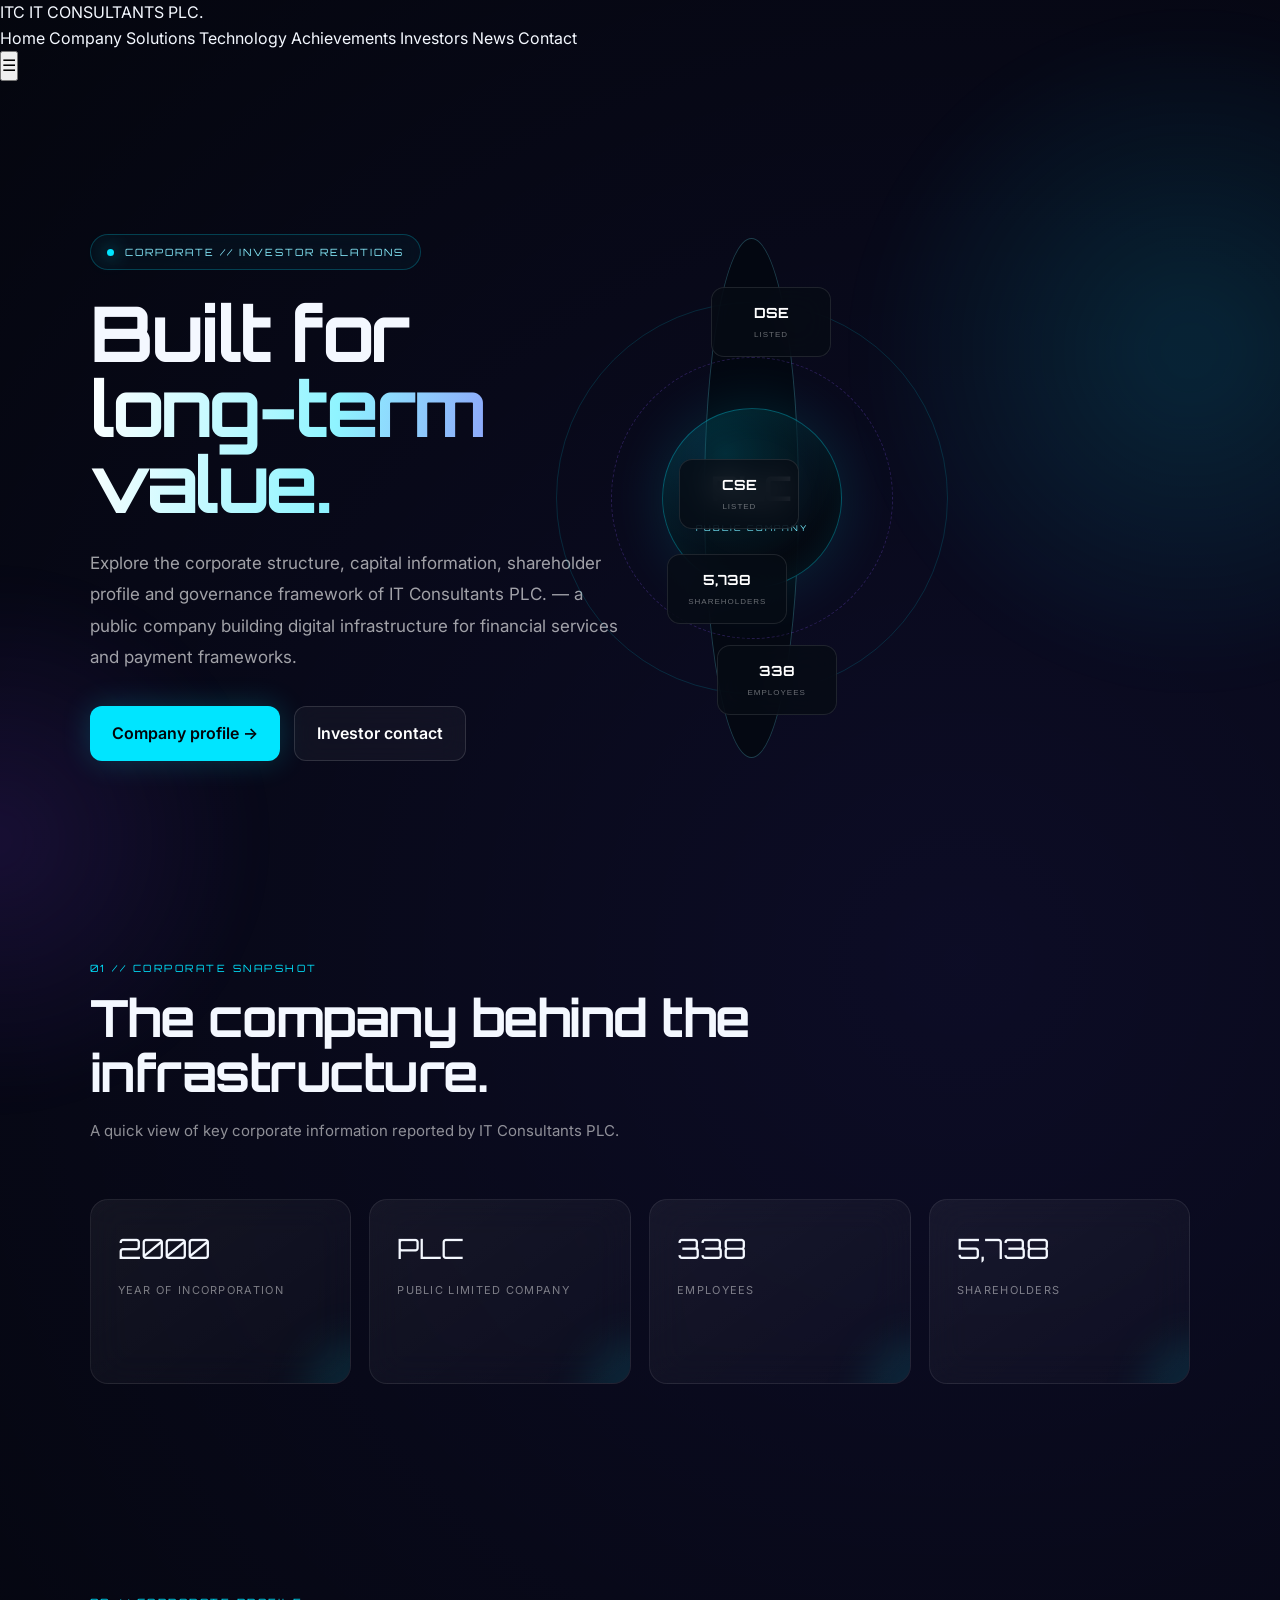
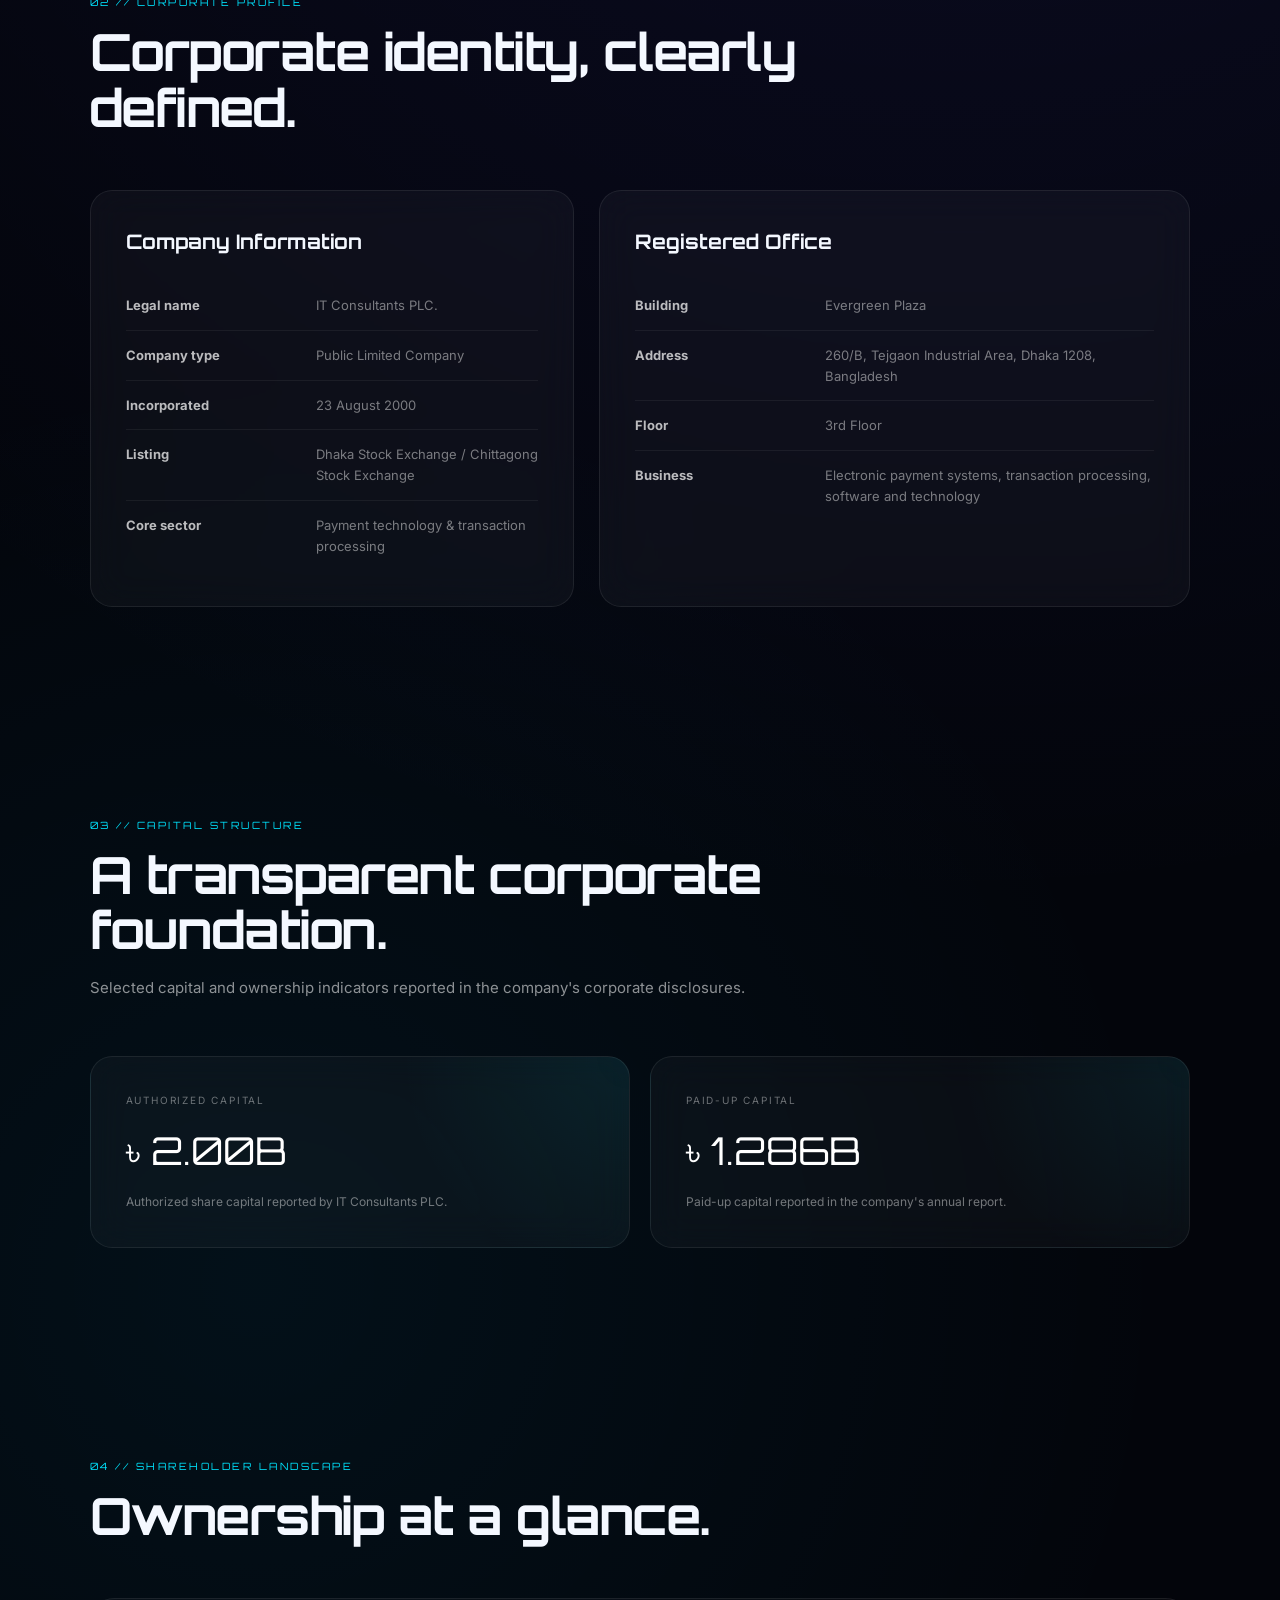
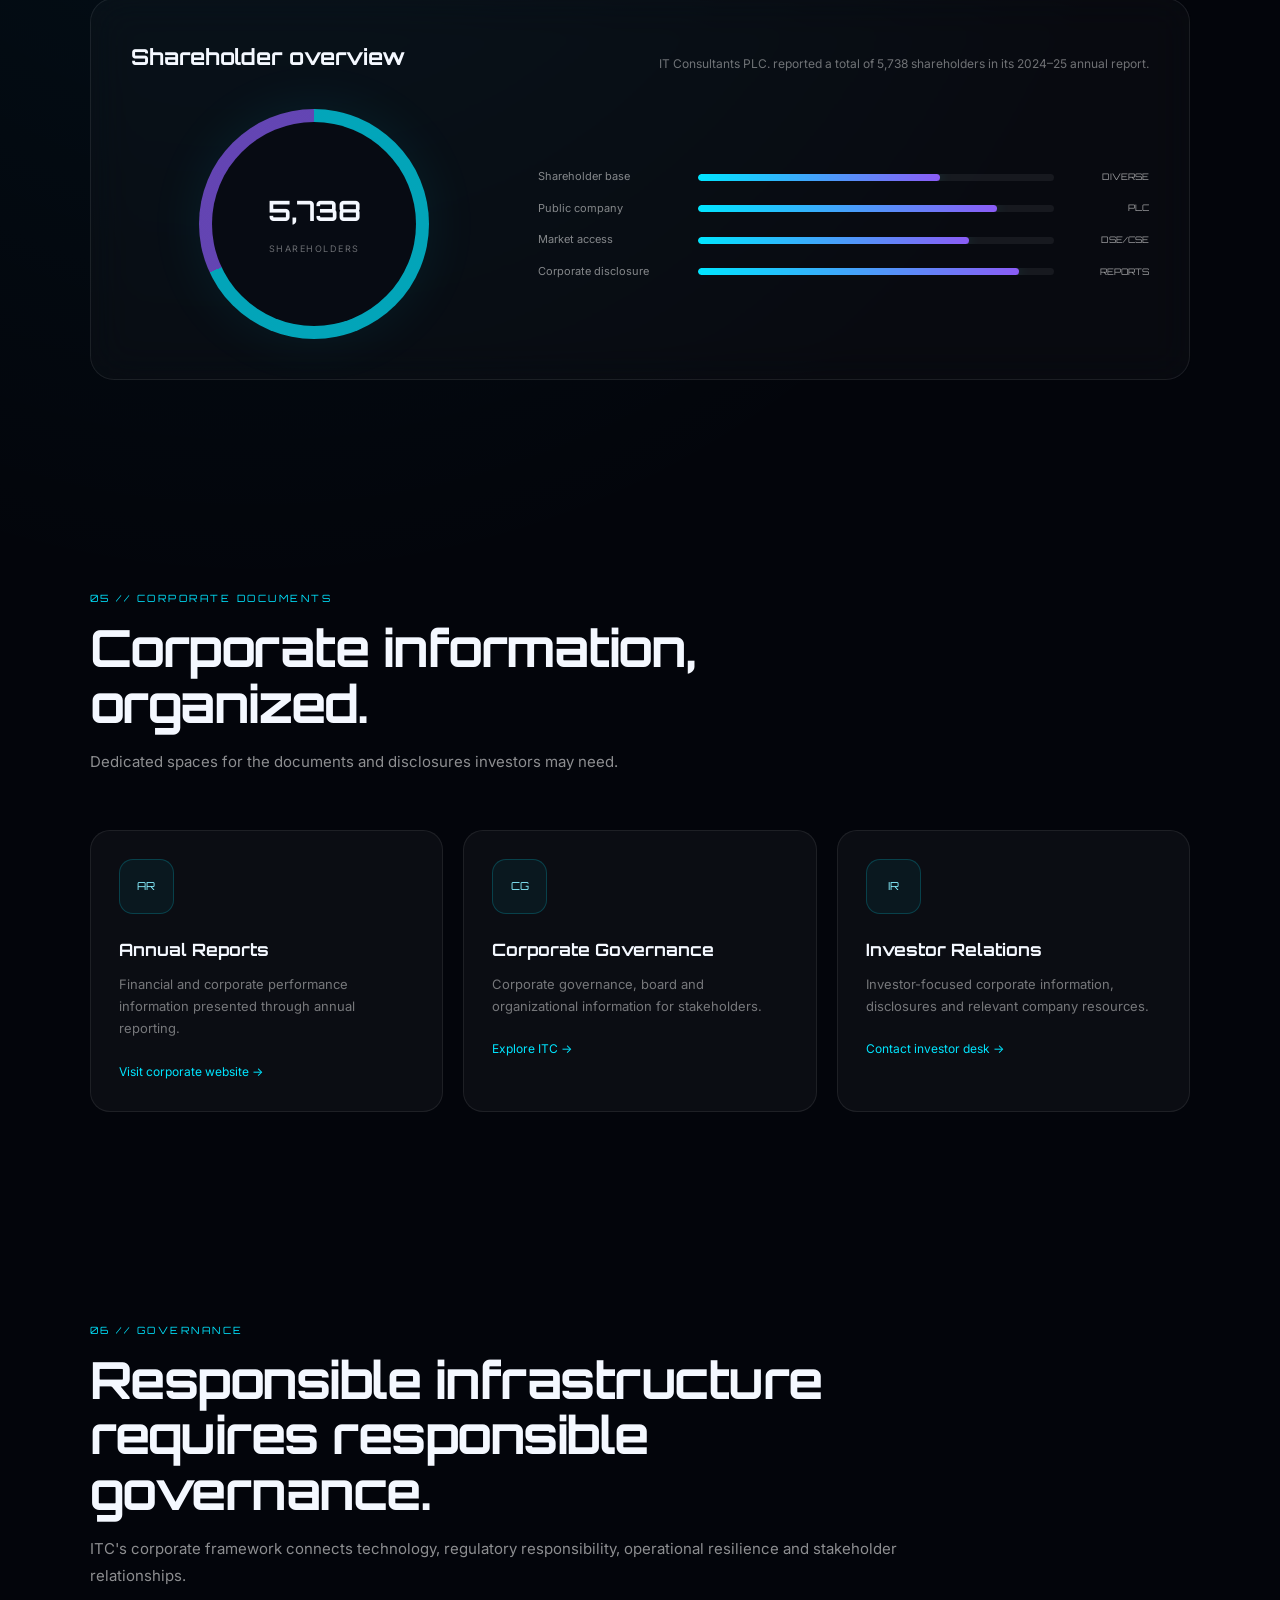
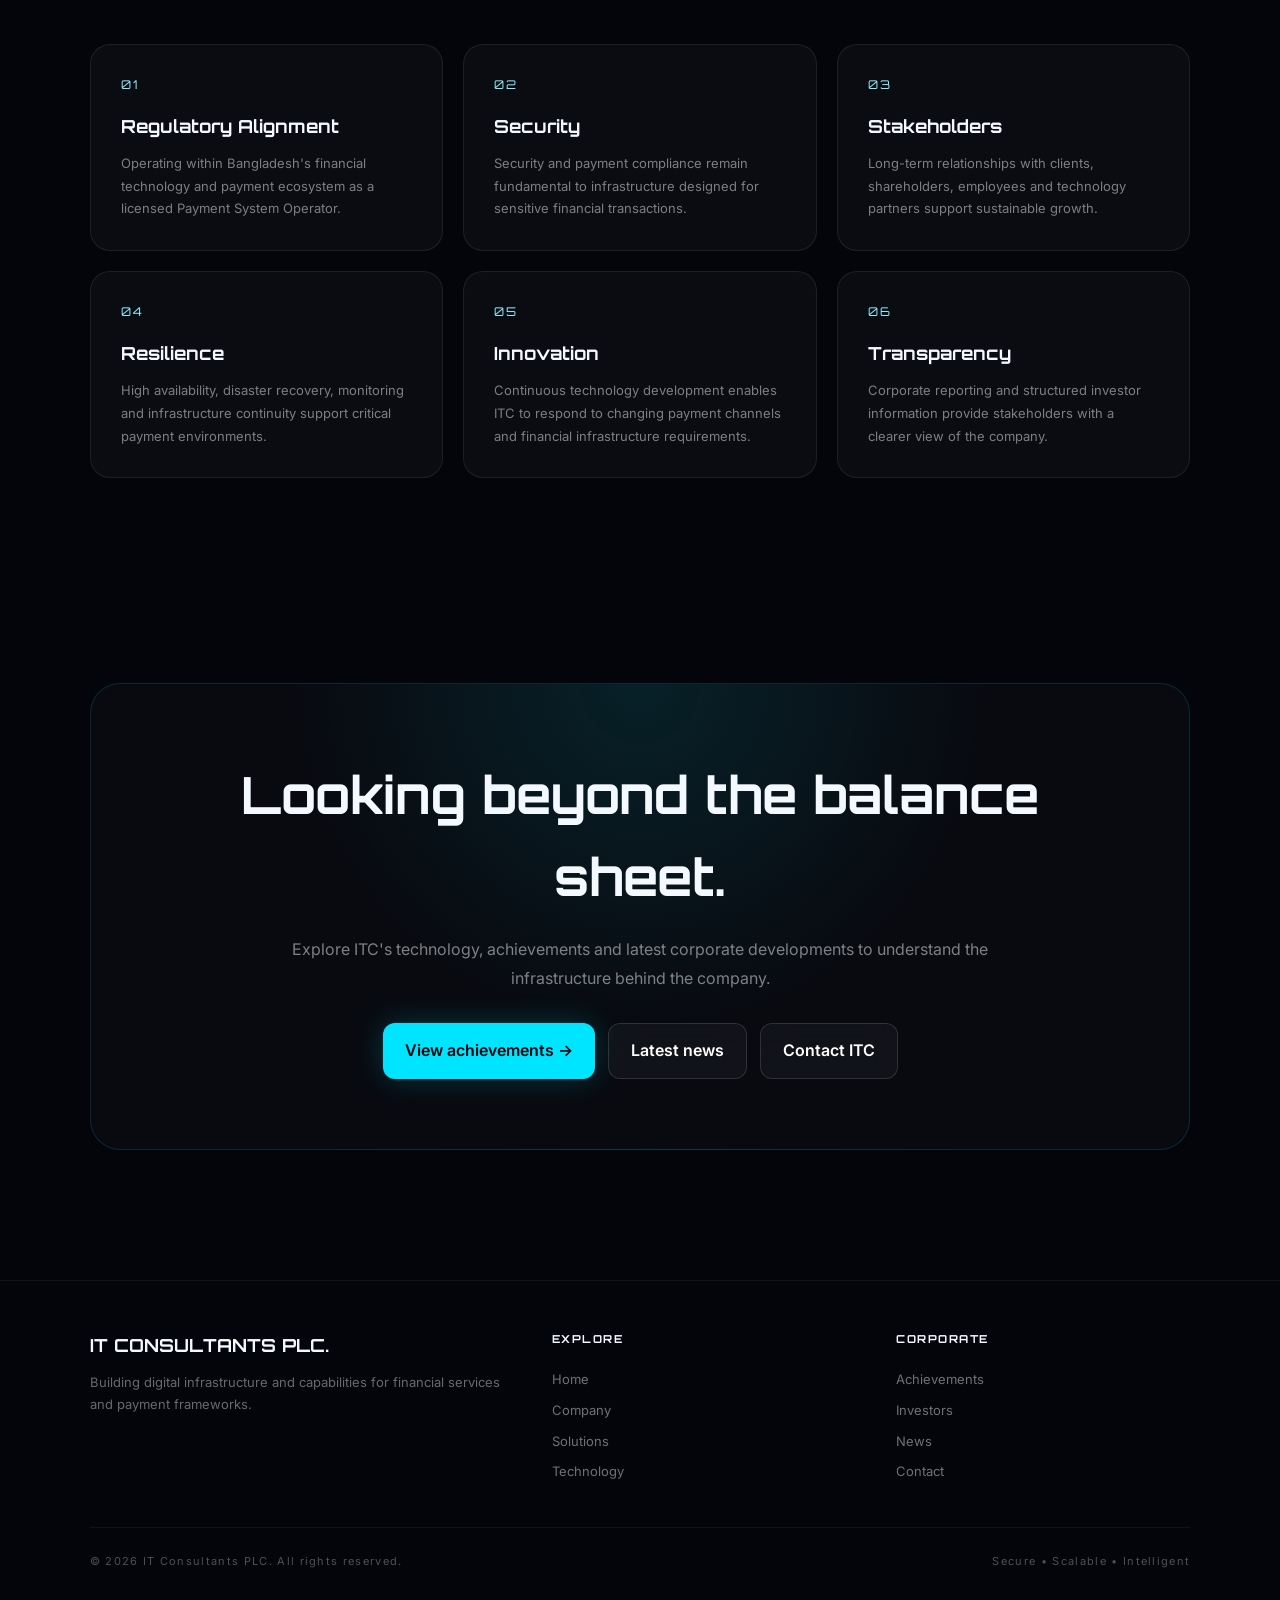
<file: investors.html>
<!DOCTYPE html>
<html lang="en">

<head>

    <meta charset="UTF-8">
    <meta name="viewport" content="width=device-width, initial-scale=1.0">

    <title>Investor Relations | IT Consultants PLC.</title>

    <meta name="description"
          content="Investor Relations of IT Consultants PLC. Explore corporate information, capital structure, shareholder information, financial highlights and governance.">

    <meta name="theme-color" content="#05070d">

    <link rel="preconnect" href="https://fonts.googleapis.com">
    <link rel="preconnect" href="https://fonts.gstatic.com" crossorigin>

    <link href="https://fonts.googleapis.com/css2?family=Inter:wght@300;400;500;600;700;800&family=Orbitron:wght@400;500;600;700;800;900&display=swap"
          rel="stylesheet">

    <link rel="stylesheet" href="style.css">
    <link rel="stylesheet" href="responsive.css">

    <style>

        /* =========================================================
           INVESTOR PAGE
        ========================================================= */

        .investor-page {
            overflow-x: hidden;
        }

        /* HERO */

        .investor-hero {
            min-height: 86vh;
            padding: 150px 7% 90px;
            display: flex;
            align-items: center;
            position: relative;
            isolation: isolate;
        }

        .investor-hero::before {
            content: "";
            position: absolute;
            width: 700px;
            height: 700px;
            right: -260px;
            top: -80px;
            border-radius: 50%;
            background: radial-gradient(
                circle,
                rgba(0, 229, 255, 0.13),
                transparent 68%
            );
            filter: blur(20px);
            z-index: -2;
        }

        .investor-hero::after {
            content: "";
            position: absolute;
            width: 550px;
            height: 550px;
            left: -280px;
            bottom: -260px;
            border-radius: 50%;
            background: radial-gradient(
                circle,
                rgba(124, 58, 237, 0.15),
                transparent 68%
            );
            filter: blur(20px);
            z-index: -2;
        }

        .investor-hero-grid {
            width: 100%;
            max-width: 1450px;
            margin: auto;
            display: grid;
            grid-template-columns: 1fr 0.9fr;
            gap: 75px;
            align-items: center;
        }

        .investor-kicker {
            display: inline-flex;
            align-items: center;
            gap: 11px;
            padding: 9px 16px;
            border-radius: 100px;
            border: 1px solid rgba(0, 229, 255, 0.23);
            background: rgba(0, 229, 255, 0.04);
            backdrop-filter: blur(14px);
            color: #87edff;
            font-family: "Orbitron", sans-serif;
            font-size: 10px;
            letter-spacing: 2px;
            margin-bottom: 25px;
        }

        .investor-kicker::before {
            content: "";
            width: 7px;
            height: 7px;
            border-radius: 50%;
            background: #00e5ff;
            box-shadow: 0 0 18px rgba(0, 229, 255, 0.9);
            animation: investorPulse 1.8s infinite;
        }

        .investor-hero h1 {
            font-family: "Orbitron", sans-serif;
            font-size: clamp(46px, 6vw, 84px);
            line-height: 0.98;
            letter-spacing: -3px;
            margin: 0 0 27px;
        }

        .investor-hero h1 span {
            display: block;
            background: linear-gradient(
                100deg,
                #ffffff,
                #8ff4ff 45%,
                #8b5cf6
            );
            -webkit-background-clip: text;
            background-clip: text;
            color: transparent;
        }

        .investor-hero p {
            max-width: 720px;
            color: rgba(255,255,255,0.62);
            line-height: 1.85;
            font-size: 17px;
            margin-bottom: 32px;
        }

        .investor-actions {
            display: flex;
            flex-wrap: wrap;
            gap: 14px;
        }

        .investor-btn {
            display: inline-flex;
            align-items: center;
            justify-content: center;
            gap: 9px;
            padding: 14px 22px;
            border-radius: 12px;
            text-decoration: none;
            font-weight: 600;
            transition: 0.3s ease;
        }

        .investor-btn.primary {
            background: #00e5ff;
            color: #02050a;
            box-shadow: 0 0 30px rgba(0,229,255,0.2);
        }

        .investor-btn.primary:hover {
            transform: translateY(-3px);
            box-shadow: 0 0 45px rgba(0,229,255,0.42);
        }

        .investor-btn.secondary {
            color: #ffffff;
            border: 1px solid rgba(255,255,255,0.13);
            background: rgba(255,255,255,0.04);
            backdrop-filter: blur(15px);
        }

        .investor-btn.secondary:hover {
            transform: translateY(-3px);
            border-color: rgba(0,229,255,0.35);
        }

        /* HERO DATA CORE */

        .investor-core {
            min-height: 520px;
            display: flex;
            align-items: center;
            justify-content: center;
            position: relative;
        }

        .investor-core::before {
            content: "";
            position: absolute;
            width: 390px;
            height: 390px;
            border: 1px solid rgba(0,229,255,0.14);
            border-radius: 50%;
            animation: investorOrbit 18s linear infinite;
        }

        .investor-core::after {
            content: "";
            position: absolute;
            width: 280px;
            height: 280px;
            border: 1px dashed rgba(139,92,246,0.25);
            border-radius: 50%;
            animation: investorOrbitReverse 12s linear infinite;
        }

        .investor-core-center {
            width: 180px;
            height: 180px;
            border-radius: 50%;
            position: relative;
            z-index: 4;
            display: flex;
            flex-direction: column;
            justify-content: center;
            align-items: center;
            text-align: center;
            background:
                radial-gradient(
                    circle at 35% 25%,
                    rgba(0,229,255,0.17),
                    rgba(5,9,17,0.96) 67%
                );
            border: 1px solid rgba(0,229,255,0.32);
            box-shadow:
                0 0 60px rgba(0,229,255,0.13),
                inset 0 0 35px rgba(0,229,255,0.08);
        }

        .investor-core-center strong {
            font-family: "Orbitron", sans-serif;
            font-size: 34px;
        }

        .investor-core-center span {
            margin-top: 7px;
            color: #77edff;
            font-family: "Orbitron", sans-serif;
            font-size: 8px;
            letter-spacing: 2px;
        }

        .data-node {
            position: absolute;
            min-width: 120px;
            padding: 14px 15px;
            border-radius: 13px;
            text-align: center;
            background: rgba(7,12,21,0.8);
            border: 1px solid rgba(255,255,255,0.1);
            backdrop-filter: blur(15px);
            z-index: 5;
        }

        .data-node strong {
            display: block;
            font-family: "Orbitron", sans-serif;
            font-size: 14px;
            color: #ffffff;
        }

        .data-node span {
            display: block;
            color: rgba(255,255,255,0.4);
            font-size: 8px;
            margin-top: 5px;
            letter-spacing: 1px;
            text-transform: uppercase;
        }

        .data-one {
            top: 45px;
            left: 6%;
        }

        .data-two {
            top: 43%;
            right: -1%;
        }

        .data-three {
            bottom: 45px;
            left: 12%;
        }

        .data-four {
            bottom: 25%;
            right: 12%;
        }

        /* SECTION */

        .investor-section {
            padding: 105px 7%;
            position: relative;
        }

        .investor-container {
            max-width: 1450px;
            margin: auto;
        }

        .investor-heading {
            max-width: 820px;
            margin-bottom: 55px;
        }

        .investor-heading .eyebrow {
            color: #00e5ff;
            font-family: "Orbitron", sans-serif;
            font-size: 10px;
            letter-spacing: 2.5px;
            margin-bottom: 14px;
            text-transform: uppercase;
        }

        .investor-heading h2 {
            font-family: "Orbitron", sans-serif;
            font-size: clamp(32px, 4vw, 56px);
            line-height: 1.08;
            margin: 0 0 17px;
            letter-spacing: -1.5px;
        }

        .investor-heading p {
            color: rgba(255,255,255,0.55);
            line-height: 1.8;
            font-size: 15px;
        }

        /* COMPANY SNAPSHOT */

        .snapshot-grid {
            display: grid;
            grid-template-columns: repeat(4, 1fr);
            gap: 18px;
        }

        .snapshot-card {
            min-height: 185px;
            padding: 27px;
            border-radius: 18px;
            border: 1px solid rgba(255,255,255,0.08);
            background:
                linear-gradient(
                    145deg,
                    rgba(255,255,255,0.055),
                    rgba(255,255,255,0.018)
                );
            backdrop-filter: blur(18px);
            transition: 0.35s ease;
            position: relative;
            overflow: hidden;
        }

        .snapshot-card::after {
            content: "";
            position: absolute;
            width: 100px;
            height: 100px;
            right: -55px;
            bottom: -55px;
            border-radius: 50%;
            background: rgba(0,229,255,0.1);
            filter: blur(20px);
        }

        .snapshot-card:hover {
            transform: translateY(-7px);
            border-color: rgba(0,229,255,0.25);
        }

        .snapshot-number {
            font-family: "Orbitron", sans-serif;
            font-size: 28px;
            margin-bottom: 10px;
        }

        .snapshot-title {
            color: rgba(255,255,255,0.45);
            font-size: 11px;
            letter-spacing: 1.3px;
            text-transform: uppercase;
            line-height: 1.5;
        }

        /* CORPORATE PROFILE */

        .profile-grid {
            display: grid;
            grid-template-columns: 0.9fr 1.1fr;
            gap: 25px;
        }

        .profile-card {
            padding: 35px;
            border-radius: 22px;
            border: 1px solid rgba(255,255,255,0.08);
            background: rgba(255,255,255,0.035);
            backdrop-filter: blur(18px);
        }

        .profile-card h3 {
            font-family: "Orbitron", sans-serif;
            font-size: 20px;
            margin-bottom: 23px;
        }

        .profile-list {
            list-style: none;
            padding: 0;
            margin: 0;
        }

        .profile-list li {
            display: grid;
            grid-template-columns: 170px 1fr;
            gap: 20px;
            padding: 14px 0;
            border-bottom: 1px solid rgba(255,255,255,0.06);
            font-size: 13px;
        }

        .profile-list li:last-child {
            border-bottom: 0;
        }

        .profile-list strong {
            color: rgba(255,255,255,0.72);
        }

        .profile-list span {
            color: rgba(255,255,255,0.45);
        }

        /* CAPITAL */

        .capital-grid {
            display: grid;
            grid-template-columns: 1fr 1fr;
            gap: 20px;
        }

        .capital-card {
            padding: 35px;
            border-radius: 22px;
            border: 1px solid rgba(255,255,255,0.08);
            background:
                radial-gradient(
                    circle at top right,
                    rgba(0,229,255,0.07),
                    transparent 40%
                ),
                rgba(255,255,255,0.03);
            backdrop-filter: blur(18px);
            transition: 0.35s ease;
        }

        .capital-card:hover {
            transform: translateY(-5px);
            border-color: rgba(0,229,255,0.24);
        }

        .capital-label {
            color: rgba(255,255,255,0.4);
            font-size: 10px;
            letter-spacing: 1.8px;
            text-transform: uppercase;
            margin-bottom: 12px;
        }

        .capital-value {
            font-family: "Orbitron", sans-serif;
            font-size: clamp(28px, 3vw, 42px);
            color: #ffffff;
            margin-bottom: 10px;
        }

        .capital-description {
            color: rgba(255,255,255,0.43);
            font-size: 12px;
            line-height: 1.7;
        }

        /* SHAREHOLDERS */

        .shareholder-panel {
            padding: 40px;
            border-radius: 24px;
            border: 1px solid rgba(255,255,255,0.08);
            background: rgba(255,255,255,0.025);
            backdrop-filter: blur(20px);
        }

        .shareholder-header {
            display: flex;
            align-items: flex-end;
            justify-content: space-between;
            gap: 30px;
            margin-bottom: 35px;
        }

        .shareholder-header h3 {
            font-family: "Orbitron", sans-serif;
            font-size: 22px;
            margin: 0;
        }

        .shareholder-header p {
            max-width: 500px;
            color: rgba(255,255,255,0.42);
            font-size: 12px;
            line-height: 1.7;
            margin: 0;
        }

        .shareholder-visual {
            display: grid;
            grid-template-columns: 0.75fr 1.25fr;
            gap: 40px;
            align-items: center;
        }

        .shareholder-orb {
            width: 230px;
            height: 230px;
            margin: auto;
            border-radius: 50%;
            position: relative;
            display: flex;
            align-items: center;
            justify-content: center;
            text-align: center;
            background:
                conic-gradient(
                    rgba(0,229,255,0.7) 0deg,
                    rgba(0,229,255,0.7) 245deg,
                    rgba(139,92,246,0.7) 245deg,
                    rgba(139,92,246,0.7) 360deg
                );
            box-shadow:
                0 0 55px rgba(0,229,255,0.08);
        }

        .shareholder-orb::before {
            content: "";
            position: absolute;
            inset: 13px;
            border-radius: 50%;
            background: #070b13;
        }

        .shareholder-orb-content {
            position: relative;
            z-index: 2;
        }

        .shareholder-orb-content strong {
            display: block;
            font-family: "Orbitron", sans-serif;
            font-size: 28px;
        }

        .shareholder-orb-content span {
            color: rgba(255,255,255,0.4);
            font-size: 9px;
            letter-spacing: 1.5px;
        }

        .shareholder-data {
            display: grid;
            gap: 14px;
        }

        .share-row {
            display: grid;
            grid-template-columns: 145px 1fr 80px;
            gap: 15px;
            align-items: center;
            font-size: 11px;
        }

        .share-row label {
            color: rgba(255,255,255,0.5);
        }

        .share-bar {
            height: 7px;
            border-radius: 100px;
            background: rgba(255,255,255,0.06);
            overflow: hidden;
        }

        .share-fill {
            height: 100%;
            border-radius: inherit;
            background: linear-gradient(
                90deg,
                #00e5ff,
                #8b5cf6
            );
            width: 68%;
            box-shadow: 0 0 15px rgba(0,229,255,0.2);
        }

        .share-value {
            text-align: right;
            color: rgba(255,255,255,0.6);
            font-family: "Orbitron", sans-serif;
            font-size: 9px;
        }

        /* CORPORATE DOCUMENTS */

        .documents-grid {
            display: grid;
            grid-template-columns: repeat(3, 1fr);
            gap: 20px;
        }

        .document-card {
            padding: 28px;
            border-radius: 20px;
            border: 1px solid rgba(255,255,255,0.08);
            background: rgba(255,255,255,0.035);
            transition: 0.35s ease;
        }

        .document-card:hover {
            transform: translateY(-6px);
            border-color: rgba(0,229,255,0.26);
        }

        .document-icon {
            width: 55px;
            height: 55px;
            border-radius: 14px;
            display: flex;
            align-items: center;
            justify-content: center;
            margin-bottom: 22px;
            font-family: "Orbitron", sans-serif;
            font-size: 11px;
            color: #87efff;
            border: 1px solid rgba(0,229,255,0.2);
            background: rgba(0,229,255,0.05);
        }

        .document-card h3 {
            font-family: "Orbitron", sans-serif;
            font-size: 17px;
            margin-bottom: 10px;
        }

        .document-card p {
            color: rgba(255,255,255,0.44);
            font-size: 13px;
            line-height: 1.7;
            margin-bottom: 18px;
        }

        .document-link {
            display: inline-flex;
            align-items: center;
            gap: 8px;
            color: #00e5ff;
            font-size: 12px;
            text-decoration: none;
        }

        .document-link:hover {
            text-decoration: underline;
        }

        /* GOVERNANCE */

        .governance-grid {
            display: grid;
            grid-template-columns: repeat(3, 1fr);
            gap: 20px;
        }

        .governance-card {
            padding: 30px;
            border-radius: 20px;
            border: 1px solid rgba(255,255,255,0.08);
            background: rgba(255,255,255,0.03);
            transition: 0.3s ease;
        }

        .governance-card:hover {
            transform: translateY(-6px);
            border-color: rgba(139,92,246,0.3);
        }

        .governance-number {
            color: #8befff;
            font-family: "Orbitron", sans-serif;
            font-size: 12px;
            letter-spacing: 2px;
            margin-bottom: 18px;
        }

        .governance-card h3 {
            font-family: "Orbitron", sans-serif;
            font-size: 18px;
            margin-bottom: 11px;
        }

        .governance-card p {
            color: rgba(255,255,255,0.47);
            font-size: 13px;
            line-height: 1.75;
        }

        /* CTA */

        .investor-cta {
            padding: 100px 7% 130px;
        }

        .cta-panel {
            max-width: 1200px;
            margin: auto;
            padding: 70px;
            text-align: center;
            border-radius: 30px;
            position: relative;
            overflow: hidden;
            border: 1px solid rgba(0,229,255,0.14);
            background:
                radial-gradient(
                    circle at 50% 0,
                    rgba(0,229,255,0.1),
                    transparent 48%
                ),
                rgba(255,255,255,0.025);
        }

        .cta-panel h2 {
            font-family: "Orbitron", sans-serif;
            font-size: clamp(31px, 4vw, 53px);
            margin-bottom: 17px;
        }

        .cta-panel p {
            max-width: 700px;
            margin: auto auto 30px;
            color: rgba(255,255,255,0.48);
            line-height: 1.8;
        }

        .cta-buttons {
            display: flex;
            justify-content: center;
            flex-wrap: wrap;
            gap: 13px;
        }

        /* FOOTER */

        .investor-footer {
            padding: 50px 7% 35px;
            border-top: 1px solid rgba(255,255,255,0.06);
        }

        .footer-grid {
            max-width: 1450px;
            margin: auto;
            display: grid;
            grid-template-columns: 1.4fr 1fr 1fr;
            gap: 50px;
            padding-bottom: 40px;
        }

        .footer-brand strong {
            display: block;
            font-family: "Orbitron", sans-serif;
            font-size: 18px;
            margin-bottom: 12px;
        }

        .footer-brand p {
            max-width: 450px;
            color: rgba(255,255,255,0.4);
            line-height: 1.7;
            font-size: 13px;
        }

        .footer-column h4 {
            font-family: "Orbitron", sans-serif;
            font-size: 11px;
            letter-spacing: 1.5px;
            margin-bottom: 16px;
        }

        .footer-column a {
            display: block;
            color: rgba(255,255,255,0.43);
            text-decoration: none;
            font-size: 13px;
            padding: 5px 0;
            transition: 0.25s ease;
        }

        .footer-column a:hover {
            color: #00e5ff;
            transform: translateX(4px);
        }

        .footer-bottom {
            max-width: 1450px;
            margin: auto;
            padding-top: 25px;
            border-top: 1px solid rgba(255,255,255,0.05);
            color: rgba(255,255,255,0.3);
            font-size: 11px;
            display: flex;
            justify-content: space-between;
            gap: 20px;
        }

        /* ANIMATIONS */

        @keyframes investorPulse {

            0%, 100% {
                opacity: 1;
                transform: scale(1);
            }

            50% {
                opacity: 0.35;
                transform: scale(0.65);
            }

        }

        @keyframes investorOrbit {

            from {
                transform: rotate(0deg);
            }

            to {
                transform: rotate(360deg);
            }

        }

        @keyframes investorOrbitReverse {

            from {
                transform: rotate(360deg);
            }

            to {
                transform: rotate(0deg);
            }

        }

        /* RESPONSIVE */

        @media (max-width: 1050px) {

            .investor-hero-grid {
                grid-template-columns: 1fr;
            }

            .snapshot-grid {
                grid-template-columns: repeat(2, 1fr);
            }

            .profile-grid {
                grid-template-columns: 1fr;
            }

            .documents-grid,
            .governance-grid {
                grid-template-columns: repeat(2, 1fr);
            }

        }

        @media (max-width: 750px) {

            .investor-hero {
                padding: 125px 6% 70px;
            }

            .investor-hero h1 {
                letter-spacing: -2px;
            }

            .investor-hero p {
                font-size: 15px;
            }

            .investor-core {
                min-height: 390px;
            }

            .investor-core::before {
                width: 300px;
                height: 300px;
            }

            .investor-core::after {
                width: 220px;
                height: 220px;
            }

            .investor-core-center {
                width: 140px;
                height: 140px;
            }

            .investor-core-center strong {
                font-size: 27px;
            }

            .data-node {
                min-width: 92px;
                padding: 9px;
            }

            .data-node strong {
                font-size: 10px;
            }

            .data-node span {
                font-size: 7px;
            }

            .data-one {
                left: 0;
                top: 25px;
            }

            .data-two {
                right: 0;
            }

            .data-three {
                left: 3%;
                bottom: 25px;
            }

            .data-four {
                right: 3%;
            }

            .snapshot-grid,
            .capital-grid,
            .documents-grid,
            .governance-grid {
                grid-template-columns: 1fr;
            }

            .investor-section,
            .investor-cta {
                padding-left: 6%;
                padding-right: 6%;
            }

            .profile-card,
            .capital-card,
            .shareholder-panel {
                padding: 25px;
            }

            .profile-list li {
                grid-template-columns: 1fr;
                gap: 5px;
            }

            .shareholder-header {
                display: block;
            }

            .shareholder-header p {
                margin-top: 12px;
            }

            .shareholder-visual {
                grid-template-columns: 1fr;
            }

            .shareholder-orb {
                width: 190px;
                height: 190px;
            }

            .share-row {
                grid-template-columns: 100px 1fr 55px;
                gap: 9px;
                font-size: 9px;
            }

            .cta-panel {
                padding: 50px 25px;
            }

            .footer-grid {
                grid-template-columns: 1fr;
                gap: 30px;
            }

            .footer-bottom {
                flex-direction: column;
            }

        }

    </style>

</head>


<body class="investor-page">


    <!-- =========================================================
         HEADER
    ========================================================== -->

    <header class="site-header">

        <div class="nav-container">

            <a href="index.html" class="logo">

                <span class="logo-mark">
                    ITC
                </span>

                <span class="logo-text">
                    IT CONSULTANTS PLC.
                </span>

            </a>


            <nav class="main-nav">

                <a href="index.html">
                    Home
                </a>

                <a href="company.html">
                    Company
                </a>

                <a href="solutions.html">
                    Solutions
                </a>

                <a href="technology.html">
                    Technology
                </a>

                <a href="achievements.html">
                    Achievements
                </a>

                <a href="investors.html"
                   class="active">
                    Investors
                </a>

                <a href="news.html">
                    News
                </a>

                <a href="contact.html">
                    Contact
                </a>

            </nav>


            <button class="menu-toggle"
                    aria-label="Open navigation">
                ☰
            </button>

        </div>

    </header>


    <!-- =========================================================
         MAIN
    ========================================================== -->

    <main>


        <!-- HERO -->

        <section class="investor-hero">

            <div class="investor-hero-grid">


                <div class="reveal">

                    <div class="investor-kicker">
                        CORPORATE // INVESTOR RELATIONS
                    </div>

                    <h1>
                        Built for
                        <span>long-term value.</span>
                    </h1>

                    <p>
                        Explore the corporate structure, capital
                        information, shareholder profile and governance
                        framework of IT Consultants PLC. — a public
                        company building digital infrastructure for
                        financial services and payment frameworks.
                    </p>


                    <div class="investor-actions">

                        <a href="#corporate"
                           class="investor-btn primary">
                            Company profile →
                        </a>

                        <a href="contact.html"
                           class="investor-btn secondary">
                            Investor contact
                        </a>

                    </div>

                </div>


                <!-- DATA CORE -->

                <div class="investor-core reveal">


                    <div class="investor-core-center">

                        <strong>
                            PLC
                        </strong>

                        <span>
                            PUBLIC COMPANY
                        </span>

                    </div>


                    <div class="data-node data-one">

                        <strong>
                            DSE
                        </strong>

                        <span>
                            Listed
                        </span>

                    </div>


                    <div class="data-node data-two">

                        <strong>
                            CSE
                        </strong>

                        <span>
                            Listed
                        </span>

                    </div>


                    <div class="data-node data-three">

                        <strong>
                            338
                        </strong>

                        <span>
                            Employees
                        </span>

                    </div>


                    <div class="data-node data-four">

                        <strong>
                            5,738
                        </strong>

                        <span>
                            Shareholders
                        </span>

                    </div>

                </div>

            </div>

        </section>


        <!-- SNAPSHOT -->

        <section class="investor-section">

            <div class="investor-container">


                <div class="investor-heading reveal">

                    <div class="eyebrow">
                        01 // Corporate Snapshot
                    </div>

                    <h2>
                        The company behind
                        the infrastructure.
                    </h2>

                    <p>
                        A quick view of key corporate information
                        reported by IT Consultants PLC.
                    </p>

                </div>


                <div class="snapshot-grid">


                    <div class="snapshot-card reveal">

                        <div class="snapshot-number">
                            2000
                        </div>

                        <div class="snapshot-title">
                            Year of incorporation
                        </div>

                    </div>


                    <div class="snapshot-card reveal">

                        <div class="snapshot-number">
                            PLC
                        </div>

                        <div class="snapshot-title">
                            Public limited company
                        </div>

                    </div>


                    <div class="snapshot-card reveal">

                        <div class="snapshot-number">
                            338
                        </div>

                        <div class="snapshot-title">
                            Employees
                        </div>

                    </div>


                    <div class="snapshot-card reveal">

                        <div class="snapshot-number">
                            5,738
                        </div>

                        <div class="snapshot-title">
                            Shareholders
                        </div>

                    </div>


                </div>

            </div>

        </section>


        <!-- CORPORATE PROFILE -->

        <section class="investor-section"
                 id="corporate">

            <div class="investor-container">


                <div class="investor-heading reveal">

                    <div class="eyebrow">
                        02 // Corporate Profile
                    </div>

                    <h2>
                        Corporate identity,
                        clearly defined.
                    </h2>

                </div>


                <div class="profile-grid">


                    <div class="profile-card reveal">

                        <h3>
                            Company Information
                        </h3>


                        <ul class="profile-list">

                            <li>

                                <strong>
                                    Legal name
                                </strong>

                                <span>
                                    IT Consultants PLC.
                                </span>

                            </li>


                            <li>

                                <strong>
                                    Company type
                                </strong>

                                <span>
                                    Public Limited Company
                                </span>

                            </li>


                            <li>

                                <strong>
                                    Incorporated
                                </strong>

                                <span>
                                    23 August 2000
                                </span>

                            </li>


                            <li>

                                <strong>
                                    Listing
                                </strong>

                                <span>
                                    Dhaka Stock Exchange /
                                    Chittagong Stock Exchange
                                </span>

                            </li>


                            <li>

                                <strong>
                                    Core sector
                                </strong>

                                <span>
                                    Payment technology &
                                    transaction processing
                                </span>

                            </li>


                        </ul>

                    </div>


                    <div class="profile-card reveal">

                        <h3>
                            Registered Office
                        </h3>


                        <ul class="profile-list">

                            <li>

                                <strong>
                                    Building
                                </strong>

                                <span>
                                    Evergreen Plaza
                                </span>

                            </li>


                            <li>

                                <strong>
                                    Address
                                </strong>

                                <span>
                                    260/B, Tejgaon Industrial Area,
                                    Dhaka 1208, Bangladesh
                                </span>

                            </li>


                            <li>

                                <strong>
                                    Floor
                                </strong>

                                <span>
                                    3rd Floor
                                </span>

                            </li>


                            <li>

                                <strong>
                                    Business
                                </strong>

                                <span>
                                    Electronic payment systems,
                                    transaction processing,
                                    software and technology
                                </span>

                            </li>


                        </ul>

                    </div>


                </div>

            </div>

        </section>


        <!-- CAPITAL STRUCTURE -->

        <section class="investor-section">

            <div class="investor-container">


                <div class="investor-heading reveal">

                    <div class="eyebrow">
                        03 // Capital Structure
                    </div>

                    <h2>
                        A transparent
                        corporate foundation.
                    </h2>

                    <p>
                        Selected capital and ownership indicators
                        reported in the company's corporate disclosures.
                    </p>

                </div>


                <div class="capital-grid">


                    <div class="capital-card reveal">

                        <div class="capital-label">
                            Authorized capital
                        </div>

                        <div class="capital-value">
                            ৳ 2.00B
                        </div>

                        <div class="capital-description">
                            Authorized share capital reported by
                            IT Consultants PLC.
                        </div>

                    </div>


                    <div class="capital-card reveal">

                        <div class="capital-label">
                            Paid-up capital
                        </div>

                        <div class="capital-value">
                            ৳ 1.286B
                        </div>

                        <div class="capital-description">
                            Paid-up capital reported in the
                            company's annual report.
                        </div>

                    </div>


                </div>

            </div>

        </section>


        <!-- SHAREHOLDER PROFILE -->

        <section class="investor-section">

            <div class="investor-container">


                <div class="investor-heading reveal">

                    <div class="eyebrow">
                        04 // Shareholder Landscape
                    </div>

                    <h2>
                        Ownership at a glance.
                    </h2>

                </div>


                <div class="shareholder-panel reveal">


                    <div class="shareholder-header">

                        <h3>
                            Shareholder overview
                        </h3>

                        <p>
                            IT Consultants PLC. reported a total of
                            5,738 shareholders in its 2024–25 annual
                            report.
                        </p>

                    </div>


                    <div class="shareholder-visual">


                        <div class="shareholder-orb">

                            <div class="shareholder-orb-content">

                                <strong>
                                    5,738
                                </strong>

                                <span>
                                    SHAREHOLDERS
                                </span>

                            </div>

                        </div>


                        <div class="shareholder-data">


                            <div class="share-row">

                                <label>
                                    Shareholder base
                                </label>

                                <div class="share-bar">
                                    <div class="share-fill"
                                         style="width: 68%;">
                                    </div>
                                </div>

                                <div class="share-value">
                                    DIVERSE
                                </div>

                            </div>


                            <div class="share-row">

                                <label>
                                    Public company
                                </label>

                                <div class="share-bar">
                                    <div class="share-fill"
                                         style="width: 84%;">
                                    </div>
                                </div>

                                <div class="share-value">
                                    PLC
                                </div>

                            </div>


                            <div class="share-row">

                                <label>
                                    Market access
                                </label>

                                <div class="share-bar">
                                    <div class="share-fill"
                                         style="width: 76%;">
                                    </div>
                                </div>

                                <div class="share-value">
                                    DSE/CSE
                                </div>

                            </div>


                            <div class="share-row">

                                <label>
                                    Corporate disclosure
                                </label>

                                <div class="share-bar">
                                    <div class="share-fill"
                                         style="width: 90%;">
                                    </div>
                                </div>

                                <div class="share-value">
                                    REPORTS
                                </div>

                            </div>


                        </div>

                    </div>

                </div>

            </div>

        </section>


        <!-- CORPORATE DOCUMENTS -->

        <section class="investor-section">

            <div class="investor-container">


                <div class="investor-heading reveal">

                    <div class="eyebrow">
                        05 // Corporate Documents
                    </div>

                    <h2>
                        Corporate information,
                        organized.
                    </h2>

                    <p>
                        Dedicated spaces for the documents and
                        disclosures investors may need.
                    </p>

                </div>


                <div class="documents-grid">


                    <article class="document-card reveal">

                        <div class="document-icon">
                            AR
                        </div>

                        <h3>
                            Annual Reports
                        </h3>

                        <p>
                            Financial and corporate performance
                            information presented through annual
                            reporting.
                        </p>

                        <a href="https://www.itcbd.com/"
                           target="_blank"
                           rel="noopener noreferrer"
                           class="document-link">

                            Visit corporate website →

                        </a>

                    </article>


                    <article class="document-card reveal">

                        <div class="document-icon">
                            CG
                        </div>

                        <h3>
                            Corporate Governance
                        </h3>

                        <p>
                            Corporate governance, board and
                            organizational information for
                            stakeholders.
                        </p>

                        <a href="https://www.itcbd.com/"
                           target="_blank"
                           rel="noopener noreferrer"
                           class="document-link">

                            Explore ITC →

                        </a>

                    </article>


                    <article class="document-card reveal">

                        <div class="document-icon">
                            IR
                        </div>

                        <h3>
                            Investor Relations
                        </h3>

                        <p>
                            Investor-focused corporate information,
                            disclosures and relevant company resources.
                        </p>

                        <a href="contact.html"
                           class="document-link">

                            Contact investor desk →

                        </a>

                    </article>


                </div>

            </div>

        </section>


        <!-- GOVERNANCE -->

        <section class="investor-section">

            <div class="investor-container">


                <div class="investor-heading reveal">

                    <div class="eyebrow">
                        06 // Governance
                    </div>

                    <h2>
                        Responsible infrastructure
                        requires responsible governance.
                    </h2>

                    <p>
                        ITC's corporate framework connects technology,
                        regulatory responsibility, operational
                        resilience and stakeholder relationships.
                    </p>

                </div>


                <div class="governance-grid">


                    <article class="governance-card reveal">

                        <div class="governance-number">
                            01
                        </div>

                        <h3>
                            Regulatory Alignment
                        </h3>

                        <p>
                            Operating within Bangladesh's financial
                            technology and payment ecosystem as a
                            licensed Payment System Operator.
                        </p>

                    </article>


                    <article class="governance-card reveal">

                        <div class="governance-number">
                            02
                        </div>

                        <h3>
                            Security
                        </h3>

                        <p>
                            Security and payment compliance remain
                            fundamental to infrastructure designed for
                            sensitive financial transactions.
                        </p>

                    </article>


                    <article class="governance-card reveal">

                        <div class="governance-number">
                            03
                        </div>

                        <h3>
                            Stakeholders
                        </h3>

                        <p>
                            Long-term relationships with clients,
                            shareholders, employees and technology
                            partners support sustainable growth.
                        </p>

                    </article>


                    <article class="governance-card reveal">

                        <div class="governance-number">
                            04
                        </div>

                        <h3>
                            Resilience
                        </h3>

                        <p>
                            High availability, disaster recovery,
                            monitoring and infrastructure continuity
                            support critical payment environments.
                        </p>

                    </article>


                    <article class="governance-card reveal">

                        <div class="governance-number">
                            05
                        </div>

                        <h3>
                            Innovation
                        </h3>

                        <p>
                            Continuous technology development enables
                            ITC to respond to changing payment channels
                            and financial infrastructure requirements.
                        </p>

                    </article>


                    <article class="governance-card reveal">

                        <div class="governance-number">
                            06
                        </div>

                        <h3>
                            Transparency
                        </h3>

                        <p>
                            Corporate reporting and structured
                            investor information provide stakeholders
                            with a clearer view of the company.
                        </p>

                    </article>


                </div>

            </div>

        </section>


        <!-- CTA -->

        <section class="investor-cta">

            <div class="cta-panel reveal">

                <h2>
                    Looking beyond
                    the balance sheet.
                </h2>

                <p>
                    Explore ITC's technology, achievements and latest
                    corporate developments to understand the
                    infrastructure behind the company.
                </p>


                <div class="cta-buttons">

                    <a href="achievements.html"
                       class="investor-btn primary">
                        View achievements →
                    </a>

                    <a href="news.html"
                       class="investor-btn secondary">
                        Latest news
                    </a>

                    <a href="contact.html"
                       class="investor-btn secondary">
                        Contact ITC
                    </a>

                </div>

            </div>

        </section>


    </main>


    <!-- =========================================================
         FOOTER
    ========================================================== -->

    <footer class="investor-footer">


        <div class="footer-grid">


            <div class="footer-brand">

                <strong>
                    IT CONSULTANTS PLC.
                </strong>

                <p>
                    Building digital infrastructure and capabilities
                    for financial services and payment frameworks.
                </p>

            </div>


            <div class="footer-column">

                <h4>
                    EXPLORE
                </h4>

                <a href="index.html">
                    Home
                </a>

                <a href="company.html">
                    Company
                </a>

                <a href="solutions.html">
                    Solutions
                </a>

                <a href="technology.html">
                    Technology
                </a>

            </div>


            <div class="footer-column">

                <h4>
                    CORPORATE
                </h4>

                <a href="achievements.html">
                    Achievements
                </a>

                <a href="investors.html">
                    Investors
                </a>

                <a href="news.html">
                    News
                </a>

                <a href="contact.html">
                    Contact
                </a>

            </div>


        </div>


        <div class="footer-bottom">

            <span>
                © 2026 IT Consultants PLC. All rights reserved.
            </span>

            <span>
                Secure • Scalable • Intelligent
            </span>

        </div>


    </footer>


    <!-- =========================================================
         SCRIPTS
    ========================================================== -->

    <script src="main.js"></script>
    <script src="animations.js"></script>


    <script>

        /* =========================================================
           REVEAL ANIMATION
        ========================================================= */

        const investorReveal =
            document.querySelectorAll(".reveal");

        const investorObserver =
            new IntersectionObserver(
                (entries) => {

                    entries.forEach((entry) => {

                        if (entry.isIntersecting) {

                            entry.target.classList.add("visible");

                        }

                    });

                },
                {
                    threshold: 0.12
                }
            );


        investorReveal.forEach((element) => {

            investorObserver.observe(element);

        });


        /* =========================================================
           DATA NODE FLOAT
        ========================================================= */

        const investorNodes =
            document.querySelectorAll(".data-node");


        investorNodes.forEach((node, index) => {

            let direction =
                index % 2 === 0 ? 1 : -1;

            setInterval(() => {

                node.style.transform =
                    `translateY(${direction * 3}px)`;

                direction *= -1;

            }, 1600 + index * 170);

        });


        /* =========================================================
           CORE MOUSE PARALLAX
        ========================================================= */

        const investorCore =
            document.querySelector(".investor-core");


        if (investorCore) {

            investorCore.addEventListener(
                "mousemove",
                (event) => {

                    const rect =
                        investorCore.getBoundingClientRect();

                    const x =
                        event.clientX - rect.left;

                    const y =
                        event.clientY - rect.top;

                    const rotateX =
                        ((y / rect.height) - 0.5) * -4;

                    const rotateY =
                        ((x / rect.width) - 0.5) * 4;

                    investorCore.style.transform =
                        `perspective(1100px)
                         rotateX(${rotateX}deg)
                         rotateY(${rotateY}deg)`;

                }
            );


            investorCore.addEventListener(
                "mouseleave",
                () => {

                    investorCore.style.transform =
                        "perspective(1100px) rotateX(0) rotateY(0)";

                }
            );

        }


        /* =========================================================
           SMOOTH INTERNAL NAVIGATION
        ========================================================== */

        document
            .querySelectorAll('a[href^="#"]')
            .forEach((link) => {

                link.addEventListener(
                    "click",
                    function(event) {

                        const target =
                            document.querySelector(
                                this.getAttribute("href")
                            );

                        if (target) {

                            event.preventDefault();

                            target.scrollIntoView({
                                behavior: "smooth",
                                block: "start"
                            });

                        }

                    }
                );

            });

    </script>


</body>

</html>
</file>
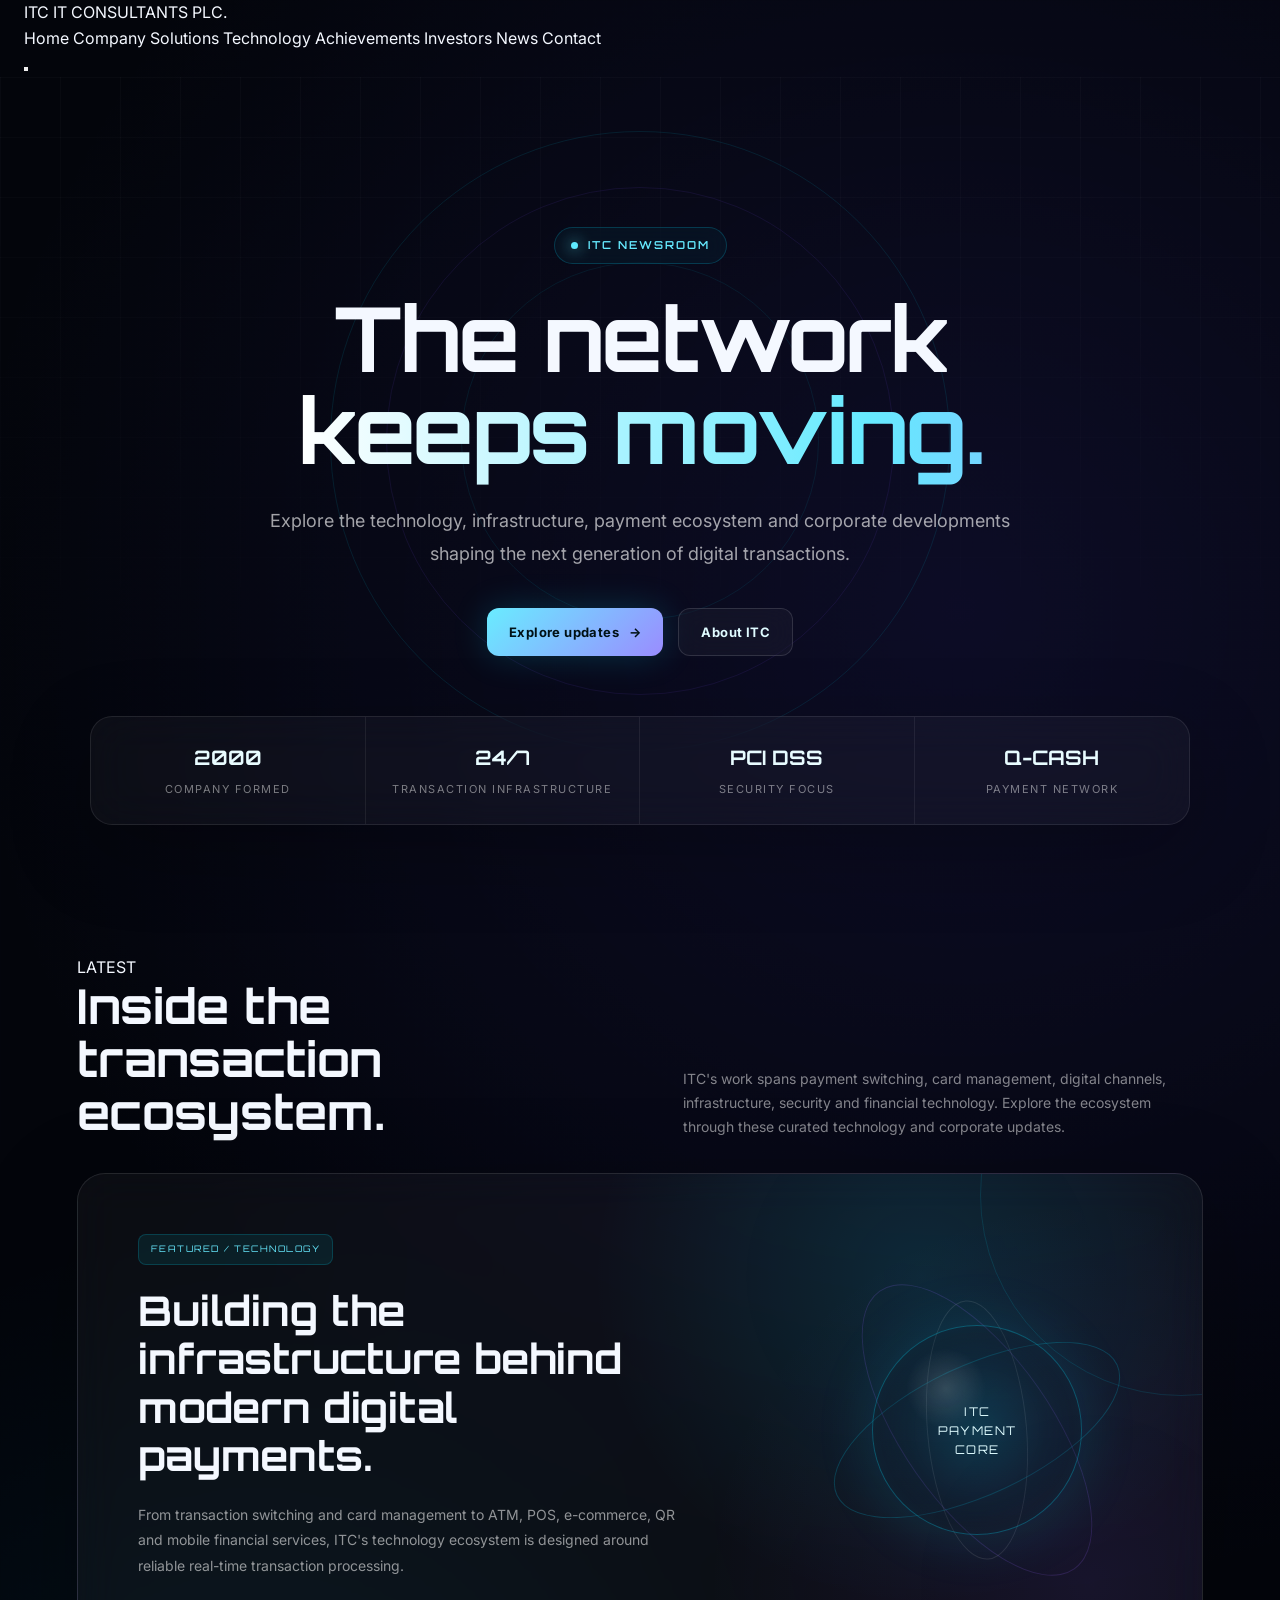
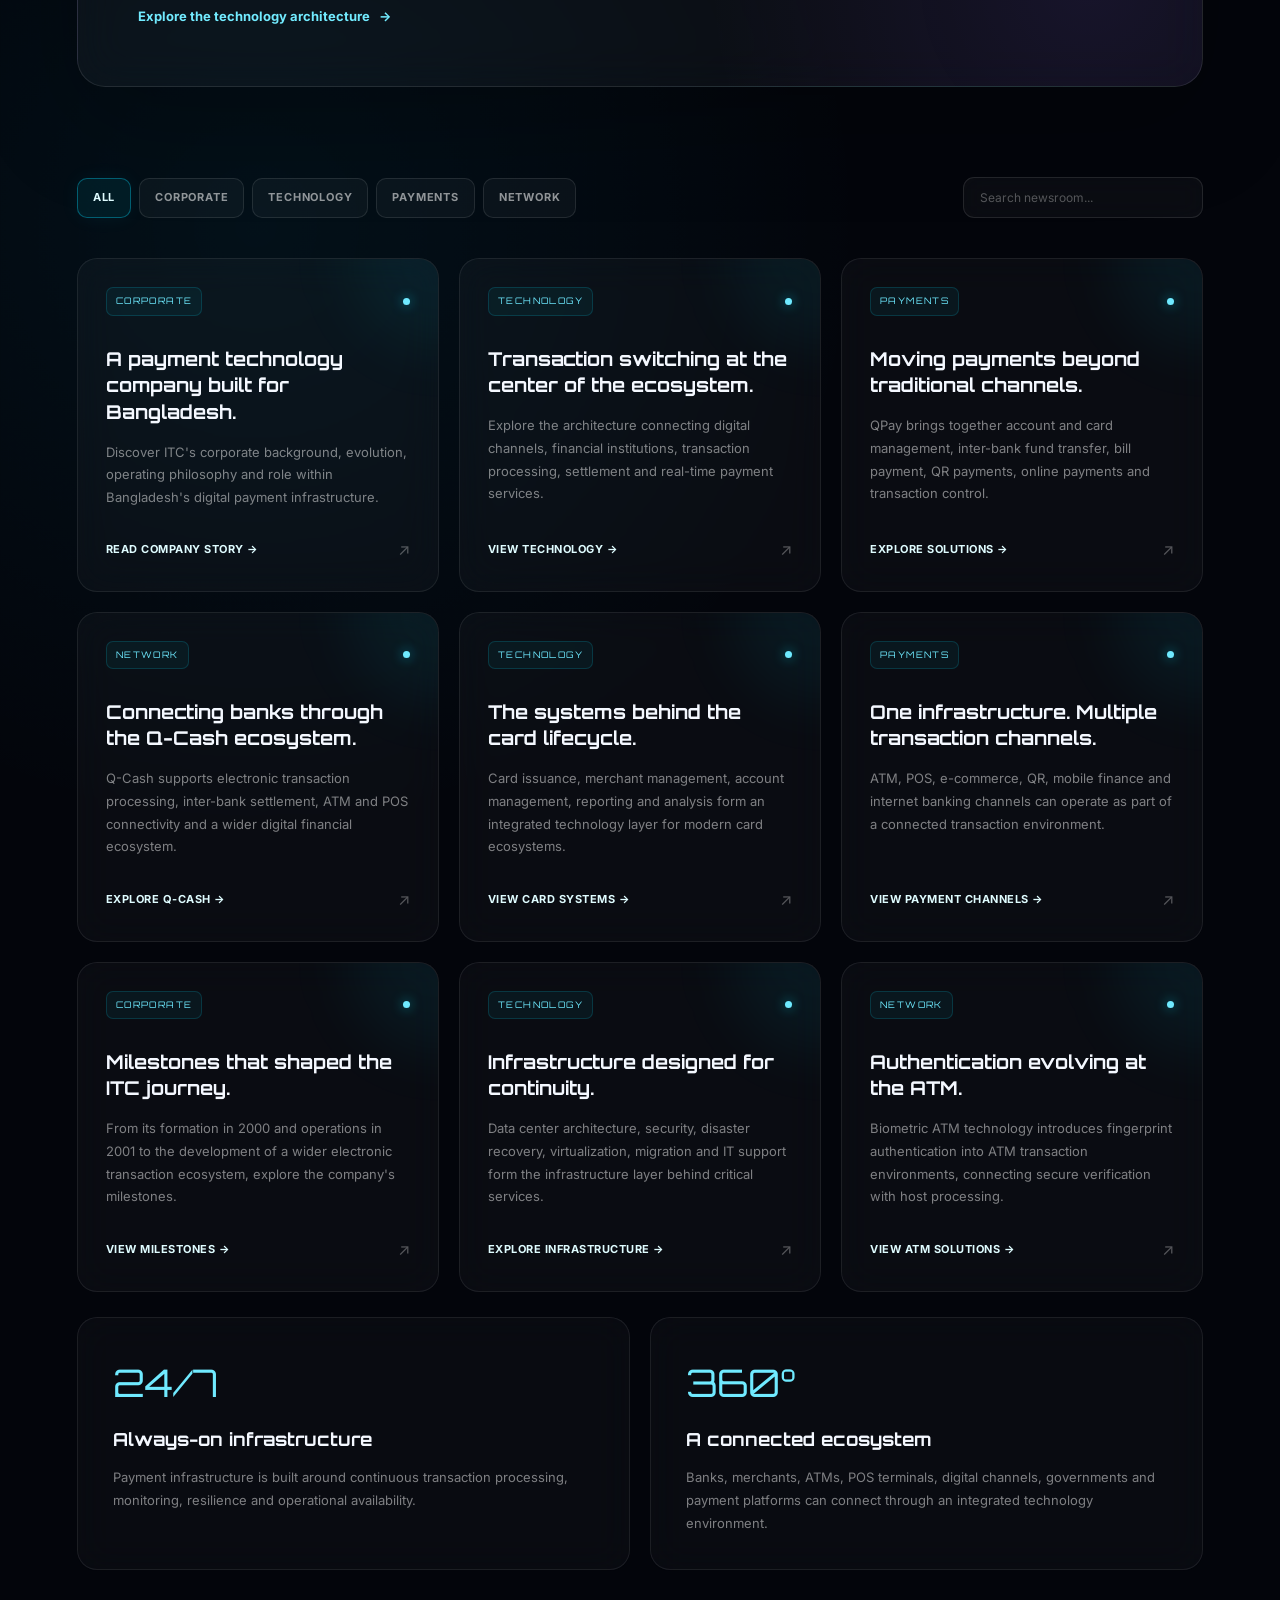
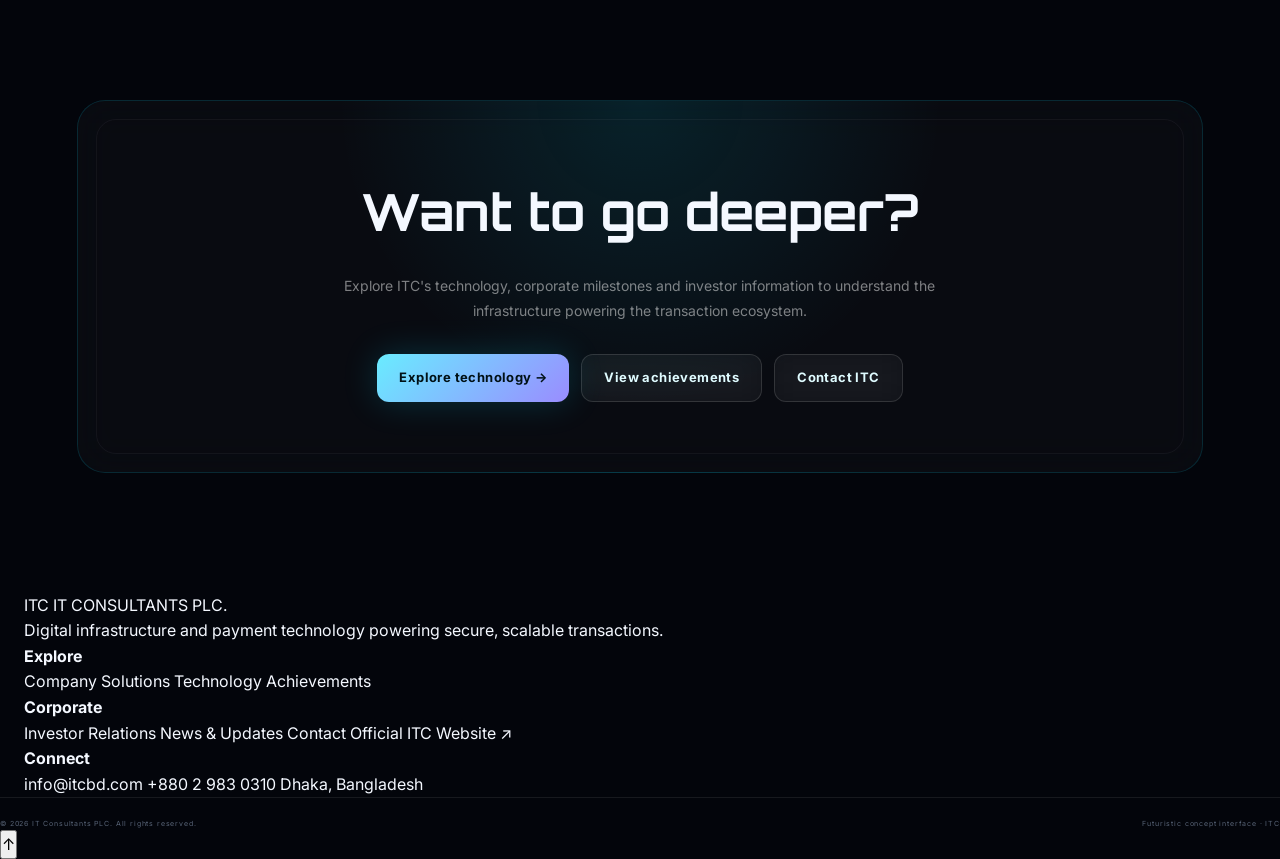
<file: news.html>
<!DOCTYPE html>
<html lang="en">

<head>

    <meta charset="UTF-8">
    <meta name="viewport" content="width=device-width, initial-scale=1.0">

    <title>News & Updates | IT Consultants PLC.</title>

    <meta name="description"
          content="IT Consultants PLC. newsroom — corporate updates, payment technology, digital infrastructure and transaction ecosystem developments.">

    <meta name="keywords"
          content="IT Consultants PLC, ITC Bangladesh, payment technology, transaction processing, digital payments, Q-Cash, QPay, banking technology">

    <meta name="author" content="IT Consultants PLC.">

    <link rel="preconnect" href="https://fonts.googleapis.com">
    <link rel="preconnect" href="https://fonts.gstatic.com" crossorigin>

    <link href="https://fonts.googleapis.com/css2?family=Inter:wght@300;400;500;600;700;800&family=Orbitron:wght@400;500;600;700;800&display=swap"
          rel="stylesheet">

    <link rel="stylesheet" href="style.css">
    <link rel="stylesheet" href="responsive.css">

    <style>

        /* =========================================================
           NEWS PAGE — IT CONSULTANTS PLC.
           ========================================================= */

        .news-page {
            position: relative;
            overflow: hidden;
            min-height: 100vh;
        }

        .news-page::before {
            content: "";
            position: fixed;
            width: 500px;
            height: 500px;
            top: 10%;
            right: -250px;
            border-radius: 50%;
            background: rgba(0, 220, 255, 0.08);
            filter: blur(100px);
            pointer-events: none;
            z-index: -1;
        }

        .news-page::after {
            content: "";
            position: fixed;
            width: 450px;
            height: 450px;
            bottom: 5%;
            left: -250px;
            border-radius: 50%;
            background: rgba(130, 80, 255, 0.07);
            filter: blur(110px);
            pointer-events: none;
            z-index: -1;
        }

        /* ---------------------------------------------------------
           HERO
           --------------------------------------------------------- */

        .news-hero {
            position: relative;
            min-height: 72vh;
            display: flex;
            align-items: center;
            justify-content: center;
            padding: 150px 7% 100px;
            text-align: center;
            overflow: hidden;
        }

        .news-grid-background {
            position: absolute;
            inset: 0;
            background-image:
                linear-gradient(rgba(255,255,255,0.025) 1px, transparent 1px),
                linear-gradient(90deg, rgba(255,255,255,0.025) 1px, transparent 1px);
            background-size: 60px 60px;
            mask-image: linear-gradient(to bottom, black, transparent);
            pointer-events: none;
        }

        .news-hero-orbit {
            position: absolute;
            width: 620px;
            height: 620px;
            border: 1px solid rgba(0, 220, 255, 0.10);
            border-radius: 50%;
            animation: newsOrbit 22s linear infinite;
            pointer-events: none;
        }

        .news-hero-orbit::before,
        .news-hero-orbit::after {
            content: "";
            position: absolute;
            inset: 55px;
            border: 1px solid rgba(130, 80, 255, 0.10);
            border-radius: 50%;
        }

        .news-hero-orbit::after {
            inset: 130px;
            border-color: rgba(0, 220, 255, 0.08);
        }

        @keyframes newsOrbit {
            from {
                transform: rotate(0deg);
            }

            to {
                transform: rotate(360deg);
            }
        }

        .news-hero-content {
            position: relative;
            z-index: 3;
            max-width: 1050px;
        }

        .news-eyebrow {
            display: inline-flex;
            align-items: center;
            gap: 10px;
            padding: 9px 16px;
            border: 1px solid rgba(0, 220, 255, 0.20);
            border-radius: 100px;
            background: rgba(0, 220, 255, 0.045);
            color: #65eaff;
            font-family: "Orbitron", sans-serif;
            font-size: 11px;
            font-weight: 600;
            letter-spacing: 2px;
            margin-bottom: 28px;
            backdrop-filter: blur(12px);
        }

        .news-eyebrow::before {
            content: "";
            width: 7px;
            height: 7px;
            border-radius: 50%;
            background: #5eeaff;
            box-shadow: 0 0 15px #5eeaff;
            animation: newsPulse 1.8s ease-in-out infinite;
        }

        @keyframes newsPulse {
            0%, 100% {
                opacity: 1;
                transform: scale(1);
            }

            50% {
                opacity: .35;
                transform: scale(.7);
            }
        }

        .news-hero h1 {
            font-family: "Orbitron", sans-serif;
            font-size: clamp(42px, 7vw, 92px);
            line-height: 1.02;
            margin: 0;
            letter-spacing: -2px;
            font-weight: 700;
        }

        .news-hero h1 span {
            background: linear-gradient(90deg, #ffffff, #66eaff, #a884ff, #ffffff);
            background-size: 250% auto;
            -webkit-background-clip: text;
            background-clip: text;
            color: transparent;
            animation: gradientFlow 7s linear infinite;
        }

        @keyframes gradientFlow {
            to {
                background-position: 250% center;
            }
        }

        .news-hero p {
            max-width: 760px;
            margin: 30px auto 0;
            color: rgba(255,255,255,0.63);
            font-size: 18px;
            line-height: 1.8;
        }

        .news-hero-actions {
            display: flex;
            justify-content: center;
            gap: 15px;
            flex-wrap: wrap;
            margin-top: 38px;
        }

        .news-button {
            display: inline-flex;
            align-items: center;
            justify-content: center;
            gap: 10px;
            min-height: 48px;
            padding: 0 22px;
            border-radius: 12px;
            text-decoration: none;
            font-size: 13px;
            font-weight: 700;
            letter-spacing: .4px;
            transition: .3s ease;
            cursor: pointer;
        }

        .news-button.primary {
            color: #001116;
            background: linear-gradient(135deg, #69ecff, #9a8cff);
            box-shadow: 0 0 35px rgba(0, 220, 255, 0.18);
        }

        .news-button.primary:hover {
            transform: translateY(-3px);
            box-shadow: 0 0 45px rgba(0, 220, 255, 0.35);
        }

        .news-button.secondary {
            color: #dffbff;
            border: 1px solid rgba(255,255,255,.13);
            background: rgba(255,255,255,.035);
            backdrop-filter: blur(14px);
        }

        .news-button.secondary:hover {
            border-color: rgba(0,220,255,.35);
            background: rgba(0,220,255,.06);
            transform: translateY(-3px);
        }

        /* ---------------------------------------------------------
           LIVE STATUS
           --------------------------------------------------------- */

        .news-status-strip {
            width: min(1100px, 88%);
            margin: -40px auto 0;
            position: relative;
            z-index: 5;
            display: grid;
            grid-template-columns: repeat(4, 1fr);
            border: 1px solid rgba(255,255,255,.09);
            border-radius: 22px;
            overflow: hidden;
            background: rgba(255,255,255,.035);
            backdrop-filter: blur(22px);
            box-shadow: 0 25px 80px rgba(0,0,0,.25);
        }

        .news-status-item {
            padding: 25px;
            text-align: center;
            border-right: 1px solid rgba(255,255,255,.07);
        }

        .news-status-item:last-child {
            border-right: none;
        }

        .news-status-value {
            font-family: "Orbitron", sans-serif;
            font-size: 20px;
            font-weight: 700;
            color: #e8fcff;
        }

        .news-status-label {
            margin-top: 7px;
            color: rgba(255,255,255,.45);
            font-size: 11px;
            text-transform: uppercase;
            letter-spacing: 1.5px;
        }

        /* ---------------------------------------------------------
           MAIN NEWS AREA
           --------------------------------------------------------- */

        .news-section {
            width: min(1200px, 88%);
            margin: 130px auto;
        }

        .news-section-heading {
            display: flex;
            align-items: end;
            justify-content: space-between;
            gap: 30px;
            margin-bottom: 35px;
        }

        .news-section-heading h2 {
            margin: 0;
            font-family: "Orbitron", sans-serif;
            font-size: clamp(28px, 4vw, 48px);
            line-height: 1.1;
        }

        .news-section-heading p {
            max-width: 520px;
            margin: 0;
            color: rgba(255,255,255,.50);
            line-height: 1.7;
            font-size: 14px;
        }

        /* ---------------------------------------------------------
           FEATURED STORY
           --------------------------------------------------------- */

        .featured-news {
            position: relative;
            display: grid;
            grid-template-columns: 1.2fr .8fr;
            min-height: 440px;
            overflow: hidden;
            border: 1px solid rgba(255,255,255,.10);
            border-radius: 28px;
            background:
                radial-gradient(circle at 75% 20%, rgba(0,220,255,.12), transparent 35%),
                radial-gradient(circle at 90% 80%, rgba(130,80,255,.10), transparent 35%),
                rgba(255,255,255,.035);
            backdrop-filter: blur(22px);
            box-shadow: 0 30px 100px rgba(0,0,0,.25);
        }

        .featured-news::before {
            content: "";
            position: absolute;
            width: 400px;
            height: 400px;
            right: -180px;
            top: -180px;
            border: 1px solid rgba(0,220,255,.12);
            border-radius: 50%;
        }

        .featured-copy {
            padding: 60px;
            display: flex;
            flex-direction: column;
            justify-content: center;
            position: relative;
            z-index: 2;
        }

        .featured-tag {
            display: inline-flex;
            width: fit-content;
            padding: 7px 12px;
            border-radius: 8px;
            background: rgba(0,220,255,.08);
            border: 1px solid rgba(0,220,255,.18);
            color: #67eaff;
            font-family: "Orbitron", sans-serif;
            font-size: 9px;
            letter-spacing: 1.5px;
            margin-bottom: 22px;
        }

        .featured-copy h3 {
            margin: 0;
            max-width: 650px;
            font-family: "Orbitron", sans-serif;
            font-size: clamp(25px, 3.2vw, 45px);
            line-height: 1.18;
        }

        .featured-copy p {
            max-width: 610px;
            margin: 22px 0 0;
            color: rgba(255,255,255,.55);
            line-height: 1.8;
            font-size: 14px;
        }

        .featured-link {
            display: inline-flex;
            align-items: center;
            gap: 9px;
            margin-top: 28px;
            width: fit-content;
            color: #72ebff;
            text-decoration: none;
            font-size: 13px;
            font-weight: 700;
            transition: .25s ease;
        }

        .featured-link:hover {
            gap: 14px;
            color: white;
        }

        .featured-visual {
            position: relative;
            min-height: 400px;
            display: flex;
            align-items: center;
            justify-content: center;
            overflow: hidden;
        }

        .featured-core {
            width: 210px;
            height: 210px;
            border-radius: 50%;
            border: 1px solid rgba(0,220,255,.30);
            background:
                radial-gradient(circle at 35% 30%, rgba(255,255,255,.14), transparent 20%),
                radial-gradient(circle, rgba(0,220,255,.14), rgba(20,20,35,.2) 65%);
            box-shadow:
                0 0 60px rgba(0,220,255,.13),
                inset 0 0 50px rgba(0,220,255,.07);
            display: flex;
            align-items: center;
            justify-content: center;
            position: relative;
            animation: coreFloat 5s ease-in-out infinite;
        }

        @keyframes coreFloat {
            0%, 100% {
                transform: translateY(0);
            }

            50% {
                transform: translateY(-12px);
            }
        }

        .featured-core span {
            font-family: "Orbitron", sans-serif;
            text-align: center;
            font-size: 12px;
            line-height: 1.6;
            letter-spacing: 1.5px;
            color: #dffcff;
        }

        .featured-orbit {
            position: absolute;
            width: 310px;
            height: 130px;
            border: 1px solid rgba(0,220,255,.20);
            border-radius: 50%;
            transform: rotate(-25deg);
            animation: featuredOrbit 9s linear infinite;
        }

        .featured-orbit:nth-child(2) {
            width: 340px;
            height: 150px;
            transform: rotate(55deg);
            border-color: rgba(150,100,255,.18);
            animation-duration: 12s;
            animation-direction: reverse;
        }

        .featured-orbit:nth-child(3) {
            width: 260px;
            height: 100px;
            transform: rotate(85deg);
            border-color: rgba(255,255,255,.10);
            animation-duration: 7s;
        }

        @keyframes featuredOrbit {
            from {
                transform: rotate(0deg);
            }

            to {
                transform: rotate(360deg);
            }
        }

        /* ---------------------------------------------------------
           FILTER BAR
           --------------------------------------------------------- */

        .news-controls {
            margin: 90px 0 40px;
            display: flex;
            align-items: center;
            justify-content: space-between;
            gap: 20px;
            flex-wrap: wrap;
        }

        .news-filters {
            display: flex;
            gap: 8px;
            flex-wrap: wrap;
        }

        .news-filter {
            border: 1px solid rgba(255,255,255,.10);
            background: rgba(255,255,255,.035);
            color: rgba(255,255,255,.55);
            padding: 10px 15px;
            border-radius: 10px;
            cursor: pointer;
            font-size: 11px;
            font-weight: 700;
            letter-spacing: .8px;
            transition: .25s ease;
        }

        .news-filter:hover,
        .news-filter.active {
            color: #dffcff;
            border-color: rgba(0,220,255,.35);
            background: rgba(0,220,255,.07);
            box-shadow: 0 0 20px rgba(0,220,255,.06);
        }

        .news-search {
            position: relative;
            min-width: 240px;
        }

        .news-search input {
            width: 100%;
            box-sizing: border-box;
            border: 1px solid rgba(255,255,255,.10);
            outline: none;
            border-radius: 11px;
            padding: 12px 16px;
            color: white;
            background: rgba(255,255,255,.035);
            font-family: "Inter", sans-serif;
            font-size: 12px;
            backdrop-filter: blur(12px);
            transition: .25s ease;
        }

        .news-search input:focus {
            border-color: rgba(0,220,255,.35);
            box-shadow: 0 0 25px rgba(0,220,255,.06);
        }

        .news-search input::placeholder {
            color: rgba(255,255,255,.30);
        }

        /* ---------------------------------------------------------
           NEWS CARDS
           --------------------------------------------------------- */

        .news-grid {
            display: grid;
            grid-template-columns: repeat(3, 1fr);
            gap: 20px;
        }

        .news-card {
            position: relative;
            min-height: 330px;
            padding: 28px;
            display: flex;
            flex-direction: column;
            overflow: hidden;
            border: 1px solid rgba(255,255,255,.08);
            border-radius: 20px;
            background: rgba(255,255,255,.032);
            backdrop-filter: blur(18px);
            transition: .35s ease;
        }

        .news-card::before {
            content: "";
            position: absolute;
            width: 180px;
            height: 180px;
            right: -90px;
            top: -90px;
            border-radius: 50%;
            background: rgba(0,220,255,.06);
            filter: blur(30px);
            transition: .35s ease;
        }

        .news-card:hover {
            transform: translateY(-8px);
            border-color: rgba(0,220,255,.24);
            box-shadow: 0 25px 70px rgba(0,0,0,.24);
        }

        .news-card:hover::before {
            background: rgba(0,220,255,.12);
        }

        .news-card-top {
            display: flex;
            align-items: center;
            justify-content: space-between;
            gap: 10px;
            position: relative;
            z-index: 2;
        }

        .news-card-category {
            color: #6feaff;
            font-family: "Orbitron", sans-serif;
            font-size: 9px;
            letter-spacing: 1.4px;
            padding: 6px 9px;
            border-radius: 7px;
            border: 1px solid rgba(0,220,255,.16);
            background: rgba(0,220,255,.05);
        }

        .news-card-status {
            width: 7px;
            height: 7px;
            border-radius: 50%;
            background: #6feaff;
            box-shadow: 0 0 12px rgba(0,220,255,.6);
        }

        .news-card h3 {
            position: relative;
            z-index: 2;
            margin: 30px 0 15px;
            font-family: "Orbitron", sans-serif;
            font-size: 19px;
            line-height: 1.4;
        }

        .news-card p {
            position: relative;
            z-index: 2;
            color: rgba(255,255,255,.48);
            font-size: 13px;
            line-height: 1.75;
            margin: 0;
        }

        .news-card-footer {
            position: relative;
            z-index: 2;
            display: flex;
            align-items: center;
            justify-content: space-between;
            gap: 15px;
            margin-top: auto;
            padding-top: 28px;
        }

        .news-card-link {
            color: #dffcff;
            text-decoration: none;
            font-size: 11px;
            font-weight: 700;
            letter-spacing: .5px;
            transition: .25s ease;
        }

        .news-card-link:hover {
            color: #6feaff;
        }

        .news-card-arrow {
            color: rgba(255,255,255,.30);
            transition: .25s ease;
        }

        .news-card:hover .news-card-arrow {
            color: #6feaff;
            transform: translateX(4px);
        }

        .news-empty {
            display: none;
            padding: 50px;
            text-align: center;
            border: 1px solid rgba(255,255,255,.08);
            border-radius: 18px;
            background: rgba(255,255,255,.025);
            color: rgba(255,255,255,.45);
            margin-top: 20px;
        }

        /* ---------------------------------------------------------
           INFORMATION BAND
           --------------------------------------------------------- */

        .news-information {
            display: grid;
            grid-template-columns: 1fr 1fr;
            gap: 20px;
            margin-top: 25px;
        }

        .information-card {
            padding: 35px;
            border-radius: 20px;
            border: 1px solid rgba(255,255,255,.08);
            background: rgba(255,255,255,.028);
            backdrop-filter: blur(18px);
        }

        .information-number {
            font-family: "Orbitron", sans-serif;
            font-size: 38px;
            color: #70eaff;
            margin-bottom: 12px;
        }

        .information-card h3 {
            font-family: "Orbitron", sans-serif;
            font-size: 18px;
            margin: 0 0 12px;
        }

        .information-card p {
            margin: 0;
            color: rgba(255,255,255,.48);
            font-size: 13px;
            line-height: 1.75;
        }

        /* ---------------------------------------------------------
           CTA
           --------------------------------------------------------- */

        .news-cta {
            width: min(1200px, 88%);
            margin: 0 auto 120px;
            padding: 70px 60px;
            text-align: center;
            position: relative;
            overflow: hidden;
            border-radius: 28px;
            border: 1px solid rgba(0,220,255,.14);
            background:
                radial-gradient(circle at 50% 0%, rgba(0,220,255,.11), transparent 45%),
                rgba(255,255,255,.028);
            backdrop-filter: blur(20px);
        }

        .news-cta::before {
            content: "";
            position: absolute;
            inset: 18px;
            border: 1px solid rgba(255,255,255,.045);
            border-radius: 20px;
            pointer-events: none;
        }

        .news-cta h2 {
            position: relative;
            z-index: 2;
            margin: 0;
            font-family: "Orbitron", sans-serif;
            font-size: clamp(28px, 4vw, 52px);
        }

        .news-cta p {
            position: relative;
            z-index: 2;
            max-width: 650px;
            margin: 20px auto 30px;
            color: rgba(255,255,255,.48);
            line-height: 1.8;
            font-size: 14px;
        }

        .news-cta-actions {
            position: relative;
            z-index: 2;
            display: flex;
            justify-content: center;
            flex-wrap: wrap;
            gap: 12px;
        }

        /* ---------------------------------------------------------
           REVEAL
           --------------------------------------------------------- */

        .news-reveal {
            opacity: 0;
            transform: translateY(25px);
            transition: opacity .8s ease, transform .8s ease;
        }

        .news-reveal.visible {
            opacity: 1;
            transform: translateY(0);
        }

        /* ---------------------------------------------------------
           RESPONSIVE
           --------------------------------------------------------- */

        @media (max-width: 1000px) {

            .news-status-strip {
                grid-template-columns: repeat(2, 1fr);
            }

            .news-status-item:nth-child(2) {
                border-right: none;
            }

            .news-status-item:nth-child(-n+2) {
                border-bottom: 1px solid rgba(255,255,255,.07);
            }

            .featured-news {
                grid-template-columns: 1fr;
            }

            .featured-visual {
                min-height: 350px;
            }

            .news-grid {
                grid-template-columns: repeat(2, 1fr);
            }

            .news-information {
                grid-template-columns: 1fr;
            }
        }

        @media (max-width: 700px) {

            .news-hero {
                min-height: 68vh;
                padding: 130px 6% 80px;
            }

            .news-hero h1 {
                letter-spacing: -1px;
            }

            .news-hero p {
                font-size: 15px;
            }

            .news-hero-orbit {
                width: 400px;
                height: 400px;
            }

            .news-status-strip {
                width: 88%;
                margin-top: -20px;
            }

            .news-status-item {
                padding: 20px 12px;
            }

            .news-section {
                width: 88%;
                margin: 90px auto;
            }

            .news-section-heading {
                display: block;
            }

            .news-section-heading p {
                margin-top: 15px;
            }

            .featured-copy {
                padding: 35px 28px;
            }

            .featured-visual {
                min-height: 300px;
            }

            .featured-core {
                width: 170px;
                height: 170px;
            }

            .featured-orbit {
                width: 270px;
            }

            .news-controls {
                align-items: stretch;
            }

            .news-search {
                width: 100%;
                min-width: 0;
            }

            .news-grid {
                grid-template-columns: 1fr;
            }

            .news-cta {
                width: 88%;
                padding: 50px 25px;
                margin-bottom: 80px;
            }

        }

    </style>

</head>


<body class="news-page">


    <!-- =========================================================
         HEADER
         ========================================================= -->

    <header class="site-header">

        <div class="container nav-container">

            <a href="index.html" class="logo">
                <span class="logo-mark">ITC</span>
                <span class="logo-text">IT CONSULTANTS PLC.</span>
            </a>

            <nav class="main-nav">

                <a href="index.html">Home</a>
                <a href="company.html">Company</a>
                <a href="solutions.html">Solutions</a>
                <a href="technology.html">Technology</a>
                <a href="achievements.html">Achievements</a>
                <a href="investors.html">Investors</a>
                <a href="news.html" class="active">News</a>
                <a href="contact.html">Contact</a>

            </nav>

            <button class="mobile-menu-toggle"
                    aria-label="Open navigation menu"
                    type="button">

                <span></span>
                <span></span>
                <span></span>

            </button>

        </div>

    </header>


    <!-- =========================================================
         HERO
         ========================================================= -->

    <main>

        <section class="news-hero">

            <div class="news-grid-background"></div>

            <div class="news-hero-orbit"></div>

            <div class="news-hero-content news-reveal">

                <div class="news-eyebrow">
                    ITC NEWSROOM
                </div>

                <h1>
                    The network<br>
                    <span>keeps moving.</span>
                </h1>

                <p>
                    Explore the technology, infrastructure, payment ecosystem
                    and corporate developments shaping the next generation of
                    digital transactions.
                </p>

                <div class="news-hero-actions">

                    <a href="#latest" class="news-button primary">
                        Explore updates
                        <span>→</span>
                    </a>

                    <a href="company.html" class="news-button secondary">
                        About ITC
                    </a>

                </div>

            </div>

        </section>


        <!-- =====================================================
             STATUS STRIP
             ===================================================== -->

        <section class="news-status-strip news-reveal">

            <div class="news-status-item">

                <div class="news-status-value">2000</div>

                <div class="news-status-label">
                    Company formed
                </div>

            </div>


            <div class="news-status-item">

                <div class="news-status-value">24/7</div>

                <div class="news-status-label">
                    Transaction infrastructure
                </div>

            </div>


            <div class="news-status-item">

                <div class="news-status-value">PCI DSS</div>

                <div class="news-status-label">
                    Security focus
                </div>

            </div>


            <div class="news-status-item">

                <div class="news-status-value">Q-CASH</div>

                <div class="news-status-label">
                    Payment network
                </div>

            </div>

        </section>


        <!-- =====================================================
             LATEST / FEATURED
             ===================================================== -->

        <section class="news-section" id="latest">

            <div class="news-section-heading news-reveal">

                <div>

                    <div class="section-kicker">
                        LATEST
                    </div>

                    <h2>
                        Inside the<br>
                        transaction ecosystem.
                    </h2>

                </div>

                <p>
                    ITC's work spans payment switching, card management,
                    digital channels, infrastructure, security and financial
                    technology. Explore the ecosystem through these curated
                    technology and corporate updates.
                </p>

            </div>


            <article class="featured-news news-reveal">

                <div class="featured-copy">

                    <div class="featured-tag">
                        FEATURED / TECHNOLOGY
                    </div>

                    <h3>
                        Building the infrastructure behind modern digital payments.
                    </h3>

                    <p>
                        From transaction switching and card management to
                        ATM, POS, e-commerce, QR and mobile financial services,
                        ITC's technology ecosystem is designed around reliable
                        real-time transaction processing.
                    </p>

                    <a href="technology.html" class="featured-link">
                        Explore the technology architecture
                        <span>→</span>
                    </a>

                </div>


                <div class="featured-visual">

                    <div class="featured-orbit"></div>
                    <div class="featured-orbit"></div>
                    <div class="featured-orbit"></div>

                    <div class="featured-core">

                        <span>
                            ITC<br>
                            PAYMENT<br>
                            CORE
                        </span>

                    </div>

                </div>

            </article>


            <!-- =================================================
                 FILTER CONTROLS
                 ================================================= -->

            <div class="news-controls news-reveal">

                <div class="news-filters">

                    <button class="news-filter active"
                            type="button"
                            data-filter="all">
                        ALL
                    </button>

                    <button class="news-filter"
                            type="button"
                            data-filter="corporate">
                        CORPORATE
                    </button>

                    <button class="news-filter"
                            type="button"
                            data-filter="technology">
                        TECHNOLOGY
                    </button>

                    <button class="news-filter"
                            type="button"
                            data-filter="payments">
                        PAYMENTS
                    </button>

                    <button class="news-filter"
                            type="button"
                            data-filter="network">
                        NETWORK
                    </button>

                </div>


                <div class="news-search">

                    <input
                        type="search"
                        id="newsSearch"
                        placeholder="Search newsroom..."
                        aria-label="Search newsroom">

                </div>

            </div>


            <!-- =================================================
                 NEWS GRID
                 ================================================= -->

            <div class="news-grid" id="newsGrid">


                <!-- CORPORATE -->

                <article class="news-card news-reveal"
                         data-category="corporate"
                         data-title="Corporate profile and company background">

                    <div class="news-card-top">

                        <span class="news-card-category">
                            CORPORATE
                        </span>

                        <span class="news-card-status"></span>

                    </div>

                    <h3>
                        A payment technology company built for Bangladesh.
                    </h3>

                    <p>
                        Discover ITC's corporate background, evolution,
                        operating philosophy and role within Bangladesh's
                        digital payment infrastructure.
                    </p>

                    <div class="news-card-footer">

                        <a href="company.html"
                           class="news-card-link">
                            READ COMPANY STORY →
                        </a>

                        <span class="news-card-arrow">↗</span>

                    </div>

                </article>


                <!-- TECHNOLOGY -->

                <article class="news-card news-reveal"
                         data-category="technology"
                         data-title="Transaction switching technology architecture">

                    <div class="news-card-top">

                        <span class="news-card-category">
                            TECHNOLOGY
                        </span>

                        <span class="news-card-status"></span>

                    </div>

                    <h3>
                        Transaction switching at the center of the ecosystem.
                    </h3>

                    <p>
                        Explore the architecture connecting digital channels,
                        financial institutions, transaction processing,
                        settlement and real-time payment services.
                    </p>

                    <div class="news-card-footer">

                        <a href="technology.html"
                           class="news-card-link">
                            VIEW TECHNOLOGY →
                        </a>

                        <span class="news-card-arrow">↗</span>

                    </div>

                </article>


                <!-- PAYMENTS -->

                <article class="news-card news-reveal"
                         data-category="payments"
                         data-title="QPay fintech application digital payments">

                    <div class="news-card-top">

                        <span class="news-card-category">
                            PAYMENTS
                        </span>

                        <span class="news-card-status"></span>

                    </div>

                    <h3>
                        Moving payments beyond traditional channels.
                    </h3>

                    <p>
                        QPay brings together account and card management,
                        inter-bank fund transfer, bill payment, QR payments,
                        online payments and transaction control.
                    </p>

                    <div class="news-card-footer">

                        <a href="solutions.html"
                           class="news-card-link">
                            EXPLORE SOLUTIONS →
                        </a>

                        <span class="news-card-arrow">↗</span>

                    </div>

                </article>


                <!-- NETWORK -->

                <article class="news-card news-reveal"
                         data-category="network"
                         data-title="Q-Cash ATM merchant network">

                    <div class="news-card-top">

                        <span class="news-card-category">
                            NETWORK
                        </span>

                        <span class="news-card-status"></span>

                    </div>

                    <h3>
                        Connecting banks through the Q-Cash ecosystem.
                    </h3>

                    <p>
                        Q-Cash supports electronic transaction processing,
                        inter-bank settlement, ATM and POS connectivity and
                        a wider digital financial ecosystem.
                    </p>

                    <div class="news-card-footer">

                        <a href="solutions.html"
                           class="news-card-link">
                            EXPLORE Q-CASH →
                        </a>

                        <span class="news-card-arrow">↗</span>

                    </div>

                </article>


                <!-- TECHNOLOGY -->

                <article class="news-card news-reveal"
                         data-category="technology"
                         data-title="Card management system technology">

                    <div class="news-card-top">

                        <span class="news-card-category">
                            TECHNOLOGY
                        </span>

                        <span class="news-card-status"></span>

                    </div>

                    <h3>
                        The systems behind the card lifecycle.
                    </h3>

                    <p>
                        Card issuance, merchant management, account management,
                        reporting and analysis form an integrated technology
                        layer for modern card ecosystems.
                    </p>

                    <div class="news-card-footer">

                        <a href="solutions.html"
                           class="news-card-link">
                            VIEW CARD SYSTEMS →
                        </a>

                        <span class="news-card-arrow">↗</span>

                    </div>

                </article>


                <!-- PAYMENTS -->

                <article class="news-card news-reveal"
                         data-category="payments"
                         data-title="Digital channels ATM POS ecommerce QR">

                    <div class="news-card-top">

                        <span class="news-card-category">
                            PAYMENTS
                        </span>

                        <span class="news-card-status"></span>

                    </div>

                    <h3>
                        One infrastructure. Multiple transaction channels.
                    </h3>

                    <p>
                        ATM, POS, e-commerce, QR, mobile finance and internet
                        banking channels can operate as part of a connected
                        transaction environment.
                    </p>

                    <div class="news-card-footer">

                        <a href="solutions.html"
                           class="news-card-link">
                            VIEW PAYMENT CHANNELS →
                        </a>

                        <span class="news-card-arrow">↗</span>

                    </div>

                </article>


                <!-- CORPORATE -->

                <article class="news-card news-reveal"
                         data-category="corporate"
                         data-title="ITC achievements recognition milestones">

                    <div class="news-card-top">

                        <span class="news-card-category">
                            CORPORATE
                        </span>

                        <span class="news-card-status"></span>

                    </div>

                    <h3>
                        Milestones that shaped the ITC journey.
                    </h3>

                    <p>
                        From its formation in 2000 and operations in 2001 to
                        the development of a wider electronic transaction
                        ecosystem, explore the company's milestones.
                    </p>

                    <div class="news-card-footer">

                        <a href="achievements.html"
                           class="news-card-link">
                            VIEW MILESTONES →
                        </a>

                        <span class="news-card-arrow">↗</span>

                    </div>

                </article>


                <!-- TECHNOLOGY -->

                <article class="news-card news-reveal"
                         data-category="technology"
                         data-title="IT infrastructure data center disaster recovery">

                    <div class="news-card-top">

                        <span class="news-card-category">
                            TECHNOLOGY
                        </span>

                        <span class="news-card-status"></span>

                    </div>

                    <h3>
                        Infrastructure designed for continuity.
                    </h3>

                    <p>
                        Data center architecture, security, disaster recovery,
                        virtualization, migration and IT support form the
                        infrastructure layer behind critical services.
                    </p>

                    <div class="news-card-footer">

                        <a href="technology.html"
                           class="news-card-link">
                            EXPLORE INFRASTRUCTURE →
                        </a>

                        <span class="news-card-arrow">↗</span>

                    </div>

                </article>


                <!-- NETWORK -->

                <article class="news-card news-reveal"
                         data-category="network"
                         data-title="Biometric ATM fingerprint authentication">

                    <div class="news-card-top">

                        <span class="news-card-category">
                            NETWORK
                        </span>

                        <span class="news-card-status"></span>

                    </div>

                    <h3>
                        Authentication evolving at the ATM.
                    </h3>

                    <p>
                        Biometric ATM technology introduces fingerprint
                        authentication into ATM transaction environments,
                        connecting secure verification with host processing.
                    </p>

                    <div class="news-card-footer">

                        <a href="solutions.html"
                           class="news-card-link">
                            VIEW ATM SOLUTIONS →
                        </a>

                        <span class="news-card-arrow">↗</span>

                    </div>

                </article>

            </div>


            <div class="news-empty" id="newsEmpty">
                No newsroom items match your search.
            </div>


            <!-- =================================================
                 INFORMATION CARDS
                 ================================================= -->

            <div class="news-information">


                <div class="information-card news-reveal">

                    <div class="information-number">
                        24/7
                    </div>

                    <h3>
                        Always-on infrastructure
                    </h3>

                    <p>
                        Payment infrastructure is built around continuous
                        transaction processing, monitoring, resilience and
                        operational availability.
                    </p>

                </div>


                <div class="information-card news-reveal">

                    <div class="information-number">
                        360°
                    </div>

                    <h3>
                        A connected ecosystem
                    </h3>

                    <p>
                        Banks, merchants, ATMs, POS terminals, digital channels,
                        governments and payment platforms can connect through
                        an integrated technology environment.
                    </p>

                </div>


            </div>

        </section>


        <!-- =====================================================
             CTA
             ===================================================== -->

        <section class="news-cta news-reveal">

            <h2>
                Want to go deeper?
            </h2>

            <p>
                Explore ITC's technology, corporate milestones and investor
                information to understand the infrastructure powering the
                transaction ecosystem.
            </p>

            <div class="news-cta-actions">

                <a href="technology.html"
                   class="news-button primary">
                    Explore technology →
                </a>

                <a href="achievements.html"
                   class="news-button secondary">
                    View achievements
                </a>

                <a href="contact.html"
                   class="news-button secondary">
                    Contact ITC
                </a>

            </div>

        </section>

    </main>


    <!-- =========================================================
         FOOTER
         ========================================================= -->

    <footer class="site-footer">

        <div class="container footer-grid">

            <div>

                <a href="index.html" class="logo">

                    <span class="logo-mark">ITC</span>

                    <span class="logo-text">
                        IT CONSULTANTS PLC.
                    </span>

                </a>

                <p>
                    Digital infrastructure and payment technology
                    powering secure, scalable transactions.
                </p>

            </div>


            <div>

                <h4>Explore</h4>

                <a href="company.html">Company</a>
                <a href="solutions.html">Solutions</a>
                <a href="technology.html">Technology</a>
                <a href="achievements.html">Achievements</a>

            </div>


            <div>

                <h4>Corporate</h4>

                <a href="investors.html">Investor Relations</a>
                <a href="news.html">News & Updates</a>
                <a href="contact.html">Contact</a>
                <a href="https://www.itcbd.com/"
                   target="_blank"
                   rel="noopener noreferrer">
                    Official ITC Website ↗
                </a>

            </div>


            <div>

                <h4>Connect</h4>

                <a href="mailto:info@itcbd.com">
                    info@itcbd.com
                </a>

                <a href="tel:+88029830310">
                    +880 2 983 0310
                </a>

                <a href="contact.html">
                    Dhaka, Bangladesh
                </a>

            </div>

        </div>


        <div class="footer-bottom">

            <div>
                © 2026 IT Consultants PLC. All rights reserved.
            </div>

            <div>
                Futuristic concept interface · ITC
            </div>

        </div>

    </footer>


    <!-- =========================================================
         BACK TO TOP
         ========================================================= -->

    <button id="backToTop"
            class="back-to-top"
            aria-label="Back to top"
            type="button">

        ↑

    </button>


    <!-- =========================================================
         SHARED JAVASCRIPT
         ========================================================= -->

    <script src="main.js"></script>
    <script src="animations.js"></script>


    <!-- =========================================================
         NEWS PAGE JAVASCRIPT
         ========================================================= -->

    <script>

        document.addEventListener("DOMContentLoaded", function () {


            /* -----------------------------------------------------
               REVEAL ANIMATIONS
               ----------------------------------------------------- */

            const revealItems =
                document.querySelectorAll(".news-reveal");

            const revealObserver =
                new IntersectionObserver(
                    function (entries) {

                        entries.forEach(function (entry) {

                            if (entry.isIntersecting) {

                                entry.target.classList.add("visible");

                                revealObserver.unobserve(entry.target);

                            }

                        });

                    },
                    {
                        threshold: 0.08
                    }
                );


            revealItems.forEach(function (item) {

                revealObserver.observe(item);

            });


            /* -----------------------------------------------------
               NEWS FILTER
               ----------------------------------------------------- */

            const filters =
                document.querySelectorAll(".news-filter");

            const cards =
                document.querySelectorAll(".news-card");

            const searchInput =
                document.getElementById("newsSearch");

            const emptyMessage =
                document.getElementById("newsEmpty");

            let activeFilter = "all";


            function filterNews() {

                const searchTerm =
                    searchInput.value
                        .toLowerCase()
                        .trim();

                let visibleCount = 0;


                cards.forEach(function (card) {

                    const category =
                        card.dataset.category;

                    const title =
                        card.dataset.title
                            .toLowerCase();

                    const cardText =
                        card.innerText
                            .toLowerCase();

                    const matchesCategory =
                        activeFilter === "all" ||
                        category === activeFilter;

                    const matchesSearch =
                        searchTerm === "" ||
                        title.includes(searchTerm) ||
                        cardText.includes(searchTerm);

                    if (matchesCategory && matchesSearch) {

                        card.style.display = "flex";

                        visibleCount++;

                    } else {

                        card.style.display = "none";

                    }

                });


                if (visibleCount === 0) {

                    emptyMessage.style.display = "block";

                } else {

                    emptyMessage.style.display = "none";

                }

            }


            filters.forEach(function (filter) {

                filter.addEventListener("click", function () {

                    filters.forEach(function (button) {

                        button.classList.remove("active");

                    });

                    this.classList.add("active");

                    activeFilter =
                        this.dataset.filter;

                    filterNews();

                });

            });


            searchInput.addEventListener(
                "input",
                filterNews
            );


            /* -----------------------------------------------------
               FEATURED CORE MOUSE PARALLAX
               ----------------------------------------------------- */

            const featured =
                document.querySelector(".featured-news");

            const core =
                document.querySelector(".featured-core");


            if (featured && core) {

                featured.addEventListener(
                    "mousemove",
                    function (event) {

                        const rect =
                            featured.getBoundingClientRect();

                        const x =
                            (event.clientX - rect.left)
                            / rect.width
                            - 0.5;

                        const y =
                            (event.clientY - rect.top)
                            / rect.height
                            - 0.5;

                        core.style.transform =
                            "translate(" +
                            (x * 12) +
                            "px, " +
                            (y * 12) +
                            "px)";

                    }
                );


                featured.addEventListener(
                    "mouseleave",
                    function () {

                        core.style.transform =
                            "translate(0, 0)";

                    }
                );

            }


            /* -----------------------------------------------------
               CARD TILT
               ----------------------------------------------------- */

            cards.forEach(function (card) {

                card.addEventListener(
                    "mousemove",
                    function (event) {

                        if (window.innerWidth < 900) {
                            return;
                        }

                        const rect =
                            card.getBoundingClientRect();

                        const x =
                            (event.clientX - rect.left)
                            / rect.width
                            - 0.5;

                        const y =
                            (event.clientY - rect.top)
                            / rect.height
                            - 0.5;

                        card.style.transform =
                            "perspective(800px) " +
                            "rotateX(" + (-y * 2.5) + "deg) " +
                            "rotateY(" + (x * 2.5) + "deg) " +
                            "translateY(-8px)";

                    }
                );


                card.addEventListener(
                    "mouseleave",
                    function () {

                        card.style.transform = "";

                    }
                );

            });


            /* -----------------------------------------------------
               SMOOTH INTERNAL LINKS
               ----------------------------------------------------- */

            document.querySelectorAll(
                'a[href^="#"]'
            ).forEach(function (link) {

                link.addEventListener(
                    "click",
                    function (event) {

                        const targetId =
                            this.getAttribute("href");

                        if (
                            targetId &&
                            targetId !== "#"
                        ) {

                            const target =
                                document.querySelector(targetId);

                            if (target) {

                                event.preventDefault();

                                target.scrollIntoView({
                                    behavior: "smooth",
                                    block: "start"
                                });

                            }

                        }

                    }
                );

            });

        });

    </script>


</body>

</html>
</file>
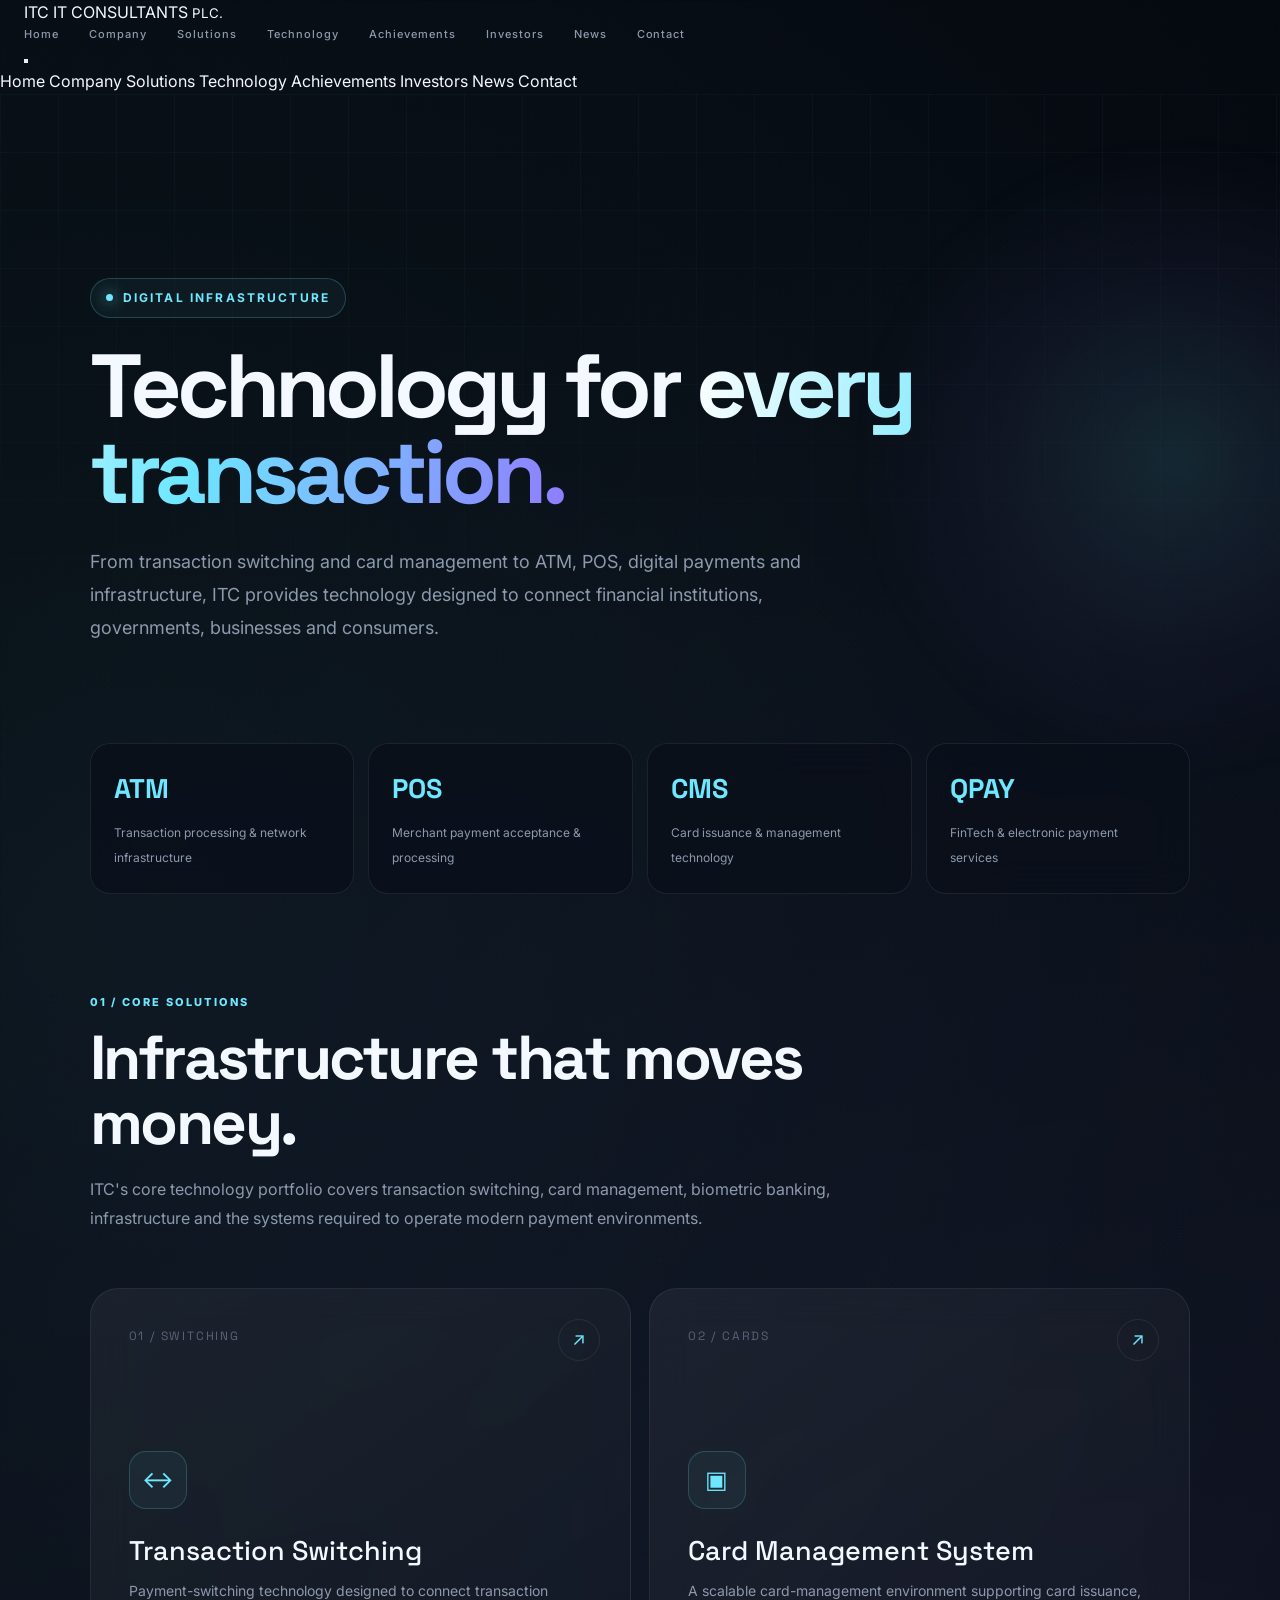
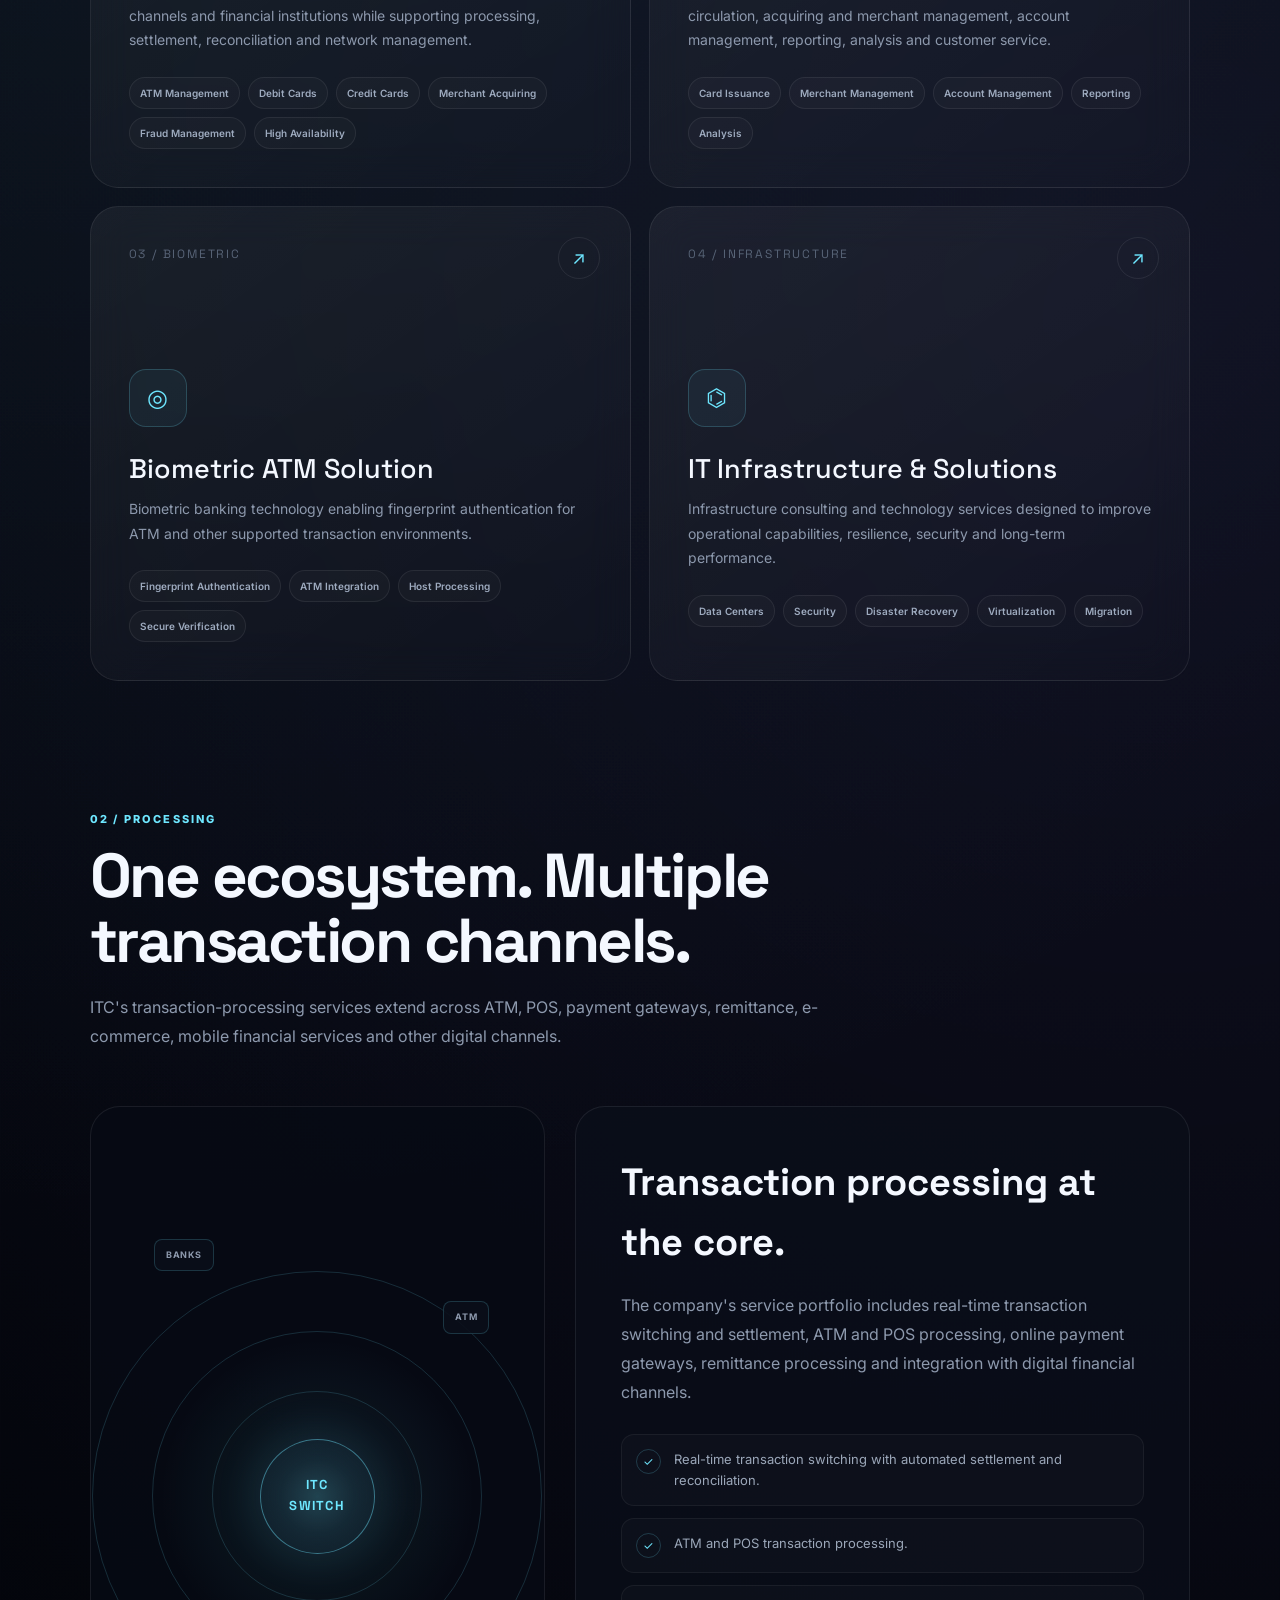
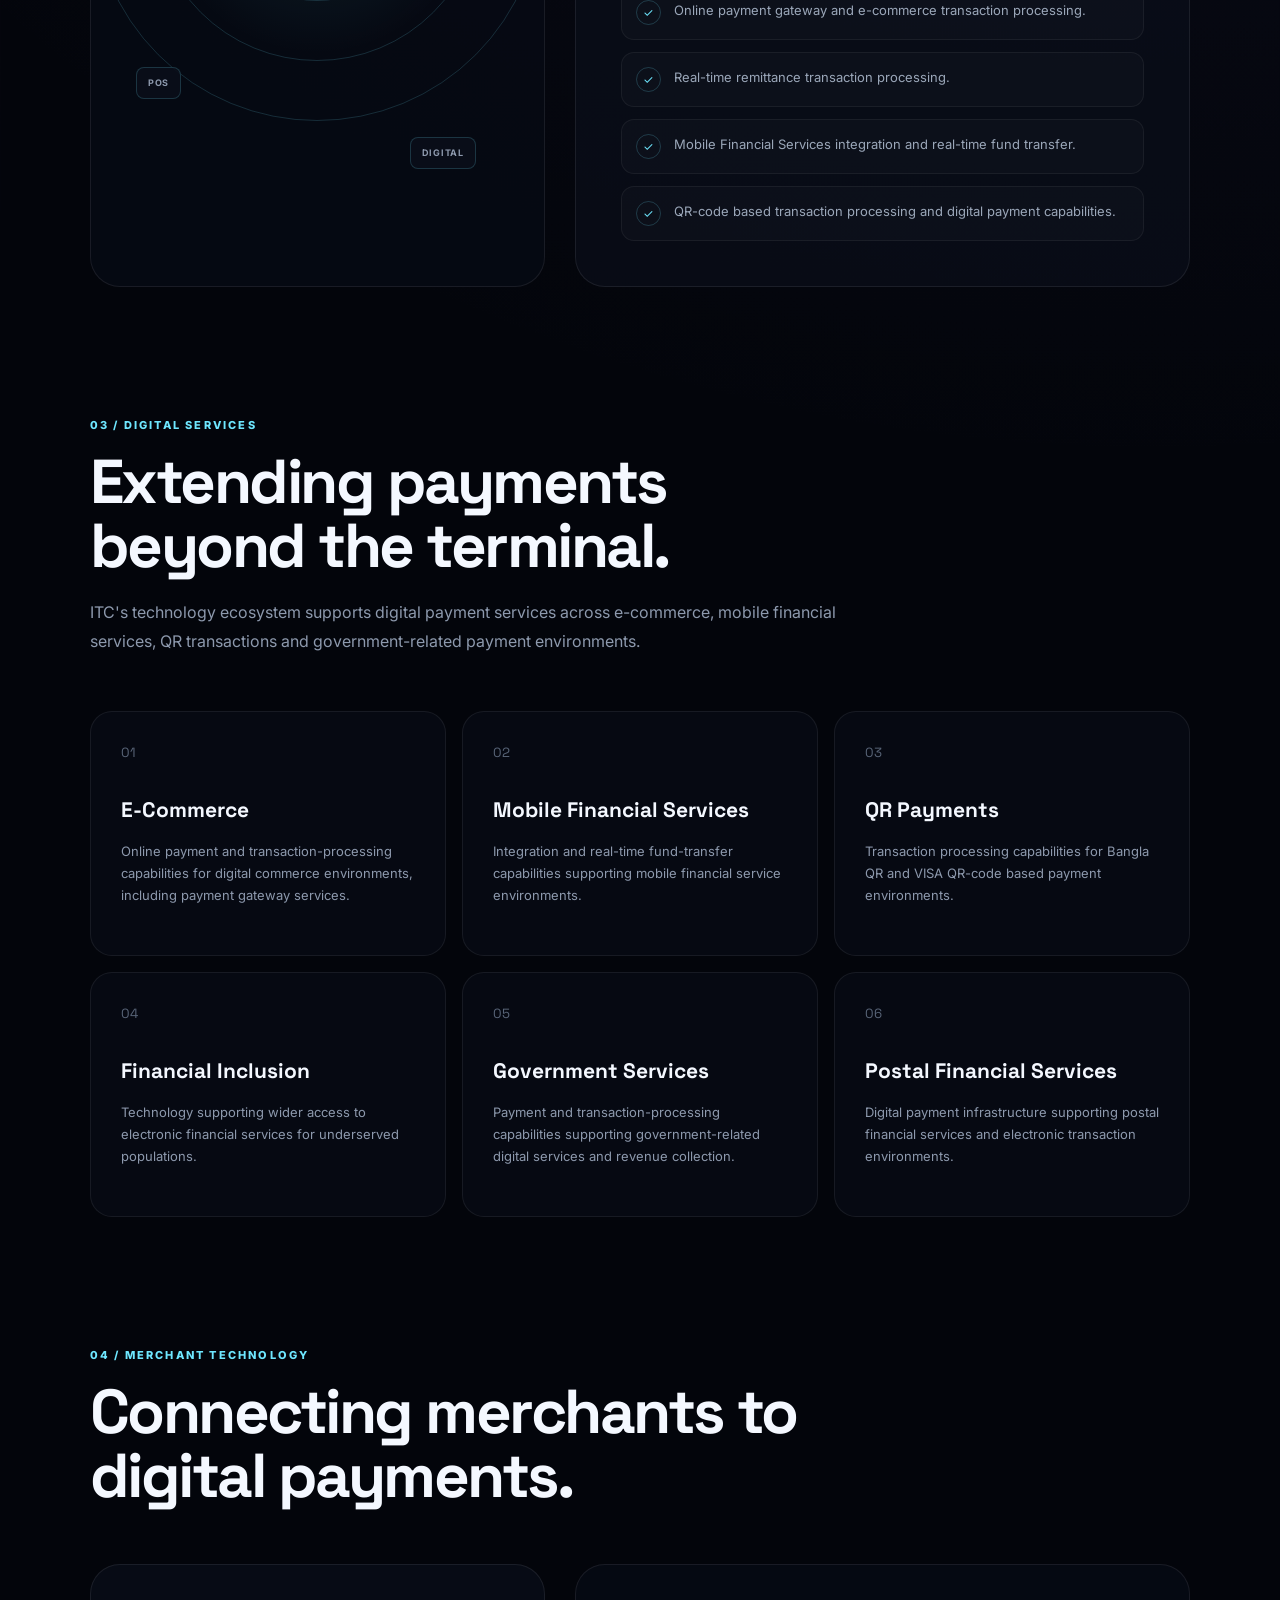
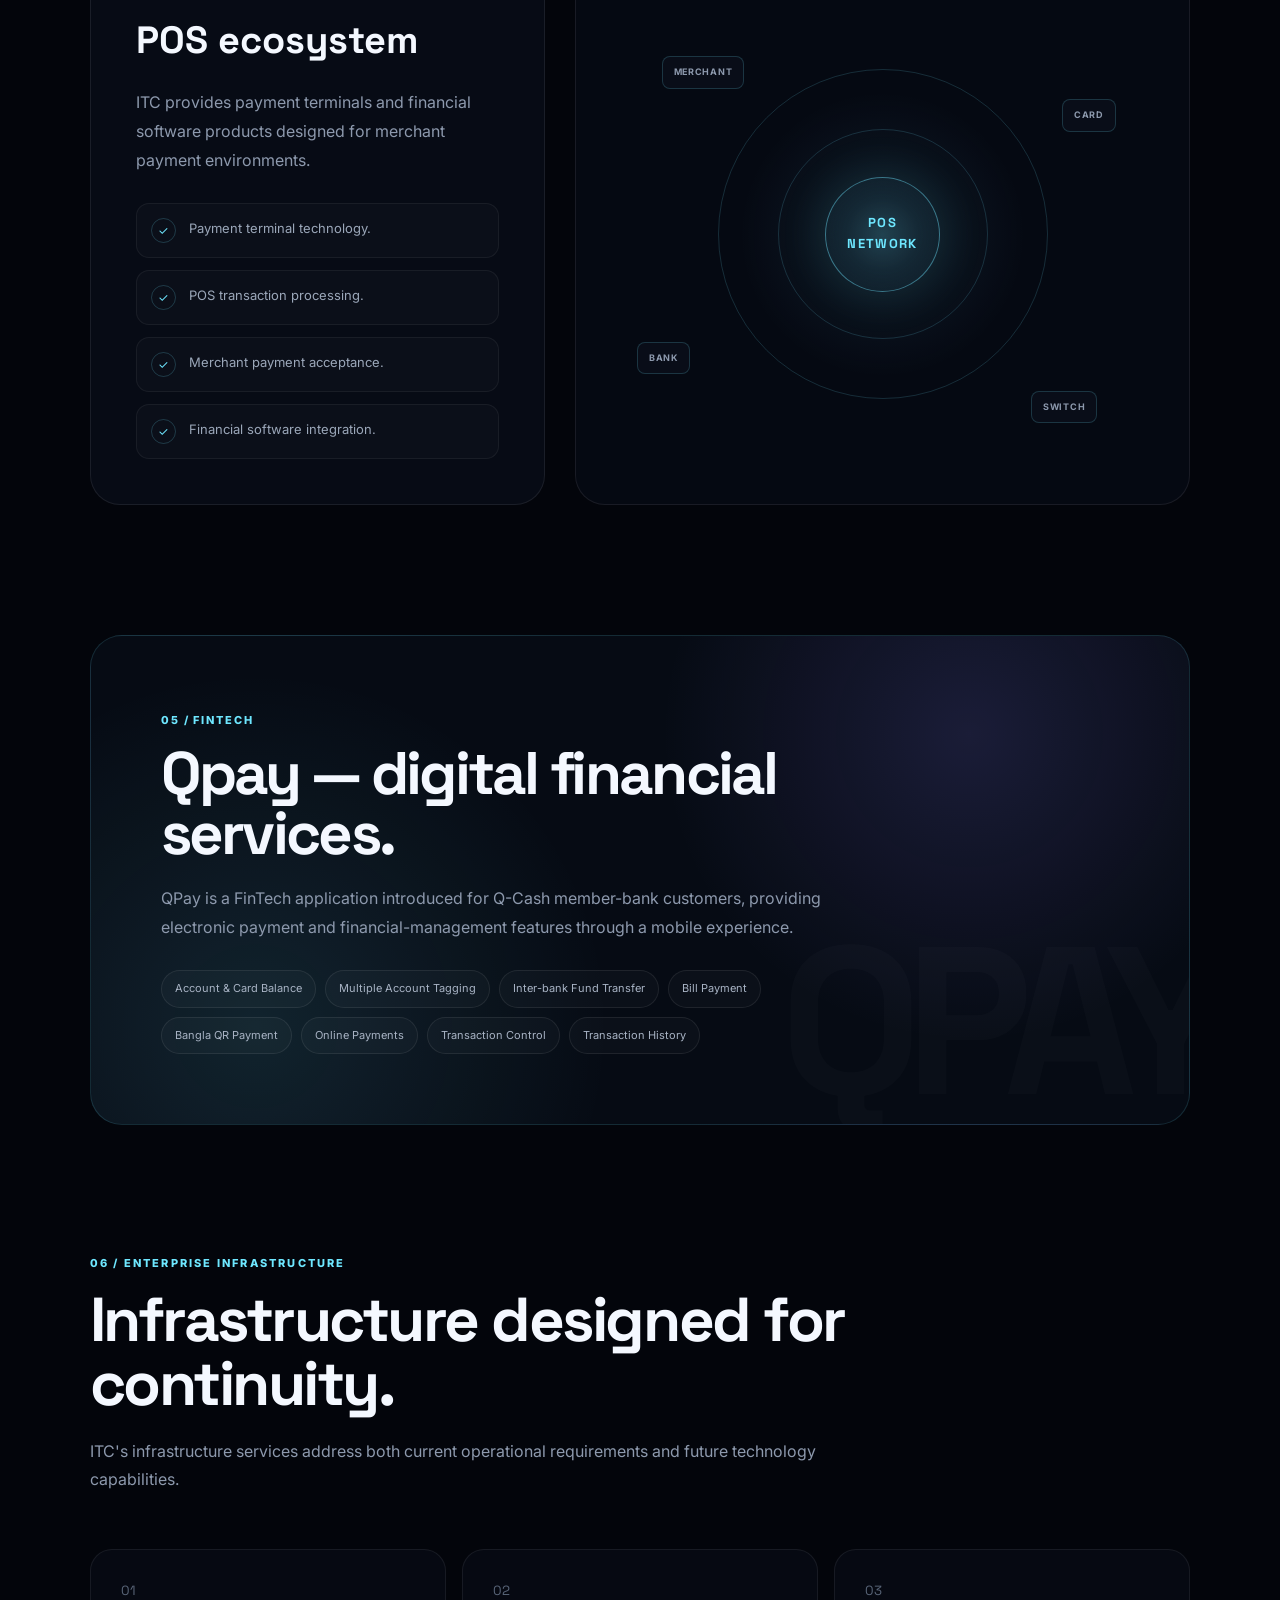
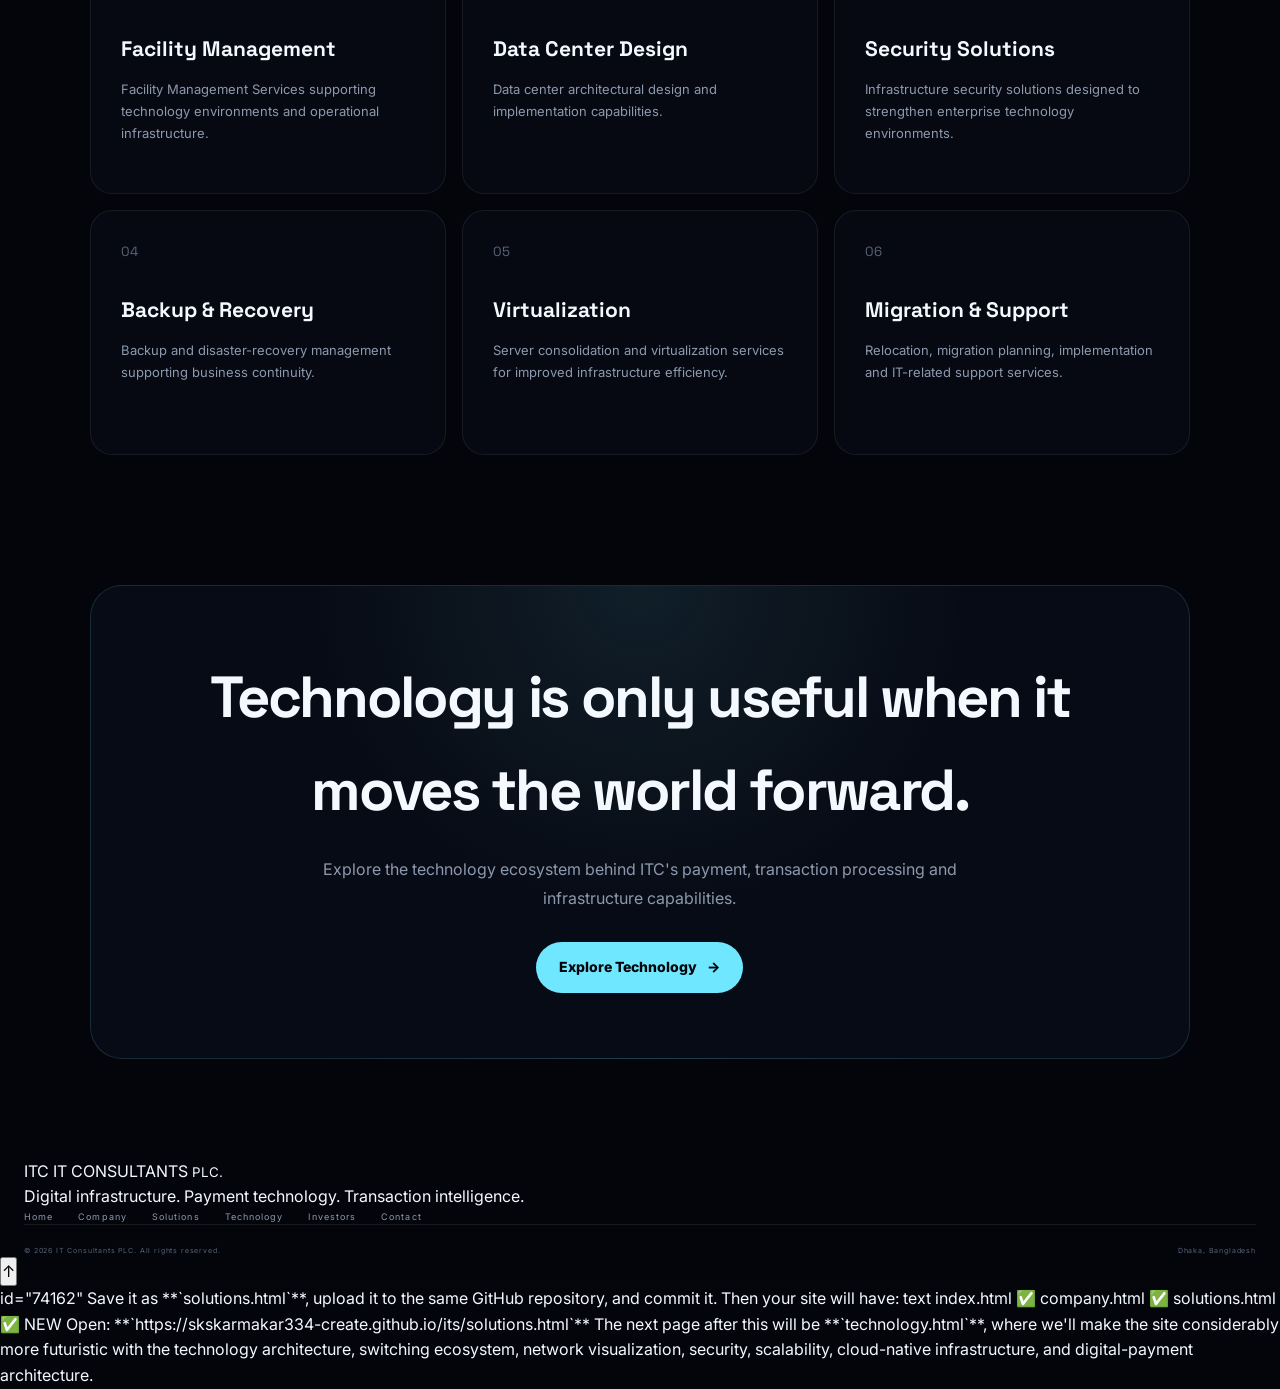
<file: solutions.html>
<!DOCTYPE html>

<html lang="en">
<head>
    <meta charset="UTF-8">
    <meta name="viewport" content="width=device-width, initial-scale=1.0">


<title>Solutions | IT Consultants PLC.</title>

<meta name="description"
      content="Explore IT Consultants PLC. payment, transaction processing, card management, ATM, POS, infrastructure and digital financial technology solutions.">

<link rel="stylesheet" href="style.css">
<link rel="stylesheet" href="responsive.css">

<link rel="preconnect" href="https://fonts.googleapis.com">
<link rel="preconnect" href="https://fonts.gstatic.com" crossorigin>

<link href="https://fonts.googleapis.com/css2?family=Inter:wght@400;500;600;700;800&family=Space+Grotesk:wght@400;500;600;700&display=swap"
      rel="stylesheet">

<style>

    /* =========================================================
       SOLUTIONS PAGE
    ========================================================= */

    .solutions-page {
        min-height: 100vh;
        background:
            radial-gradient(circle at 10% 12%, rgba(110,231,255,.08), transparent 28%),
            radial-gradient(circle at 90% 25%, rgba(143,124,255,.09), transparent 30%),
            #03050b;
        color: #f4f8ff;
        overflow: hidden;
    }

    .solutions-hero {
        min-height: 76vh;
        display: flex;
        align-items: center;
        position: relative;
        padding: 150px 7% 100px;
        isolation: isolate;
    }

    .solutions-hero::before {
        content: "";
        position: absolute;
        inset: 0;
        background:
            linear-gradient(rgba(110,231,255,.035) 1px, transparent 1px),
            linear-gradient(90deg, rgba(110,231,255,.035) 1px, transparent 1px);
        background-size: 58px 58px;
        mask-image: linear-gradient(to bottom, black, transparent);
        pointer-events: none;
        z-index: -2;
    }

    .solutions-hero::after {
        content: "";
        position: absolute;
        width: 650px;
        height: 650px;
        right: -220px;
        top: 40px;
        border-radius: 50%;
        background:
            radial-gradient(
                circle,
                rgba(110,231,255,.12),
                rgba(143,124,255,.05) 40%,
                transparent 70%
            );
        filter: blur(12px);
        z-index: -1;
    }

    .solutions-hero-content {
        max-width: 900px;
    }

    .solutions-eyebrow {
        display: inline-flex;
        align-items: center;
        gap: 10px;
        padding: 9px 15px;
        border: 1px solid rgba(110,231,255,.22);
        border-radius: 999px;
        background: rgba(110,231,255,.045);
        color: #6ee7ff;
        font-size: 12px;
        font-weight: 700;
        letter-spacing: .18em;
        text-transform: uppercase;
        margin-bottom: 25px;
    }

    .solutions-eyebrow span {
        width: 7px;
        height: 7px;
        border-radius: 50%;
        background: #6ee7ff;
        box-shadow: 0 0 15px #6ee7ff;
    }

    .solutions-hero h1 {
        font-family: "Space Grotesk", sans-serif;
        font-size: clamp(50px, 7vw, 100px);
        line-height: .96;
        letter-spacing: -.055em;
        margin: 0 0 30px;
    }

    .solutions-gradient {
        background: linear-gradient(
            100deg,
            #ffffff,
            #6ee7ff 45%,
            #8f7cff
        );
        -webkit-background-clip: text;
        background-clip: text;
        color: transparent;
    }

    .solutions-hero p {
        max-width: 730px;
        color: #8d99ad;
        font-size: 18px;
        line-height: 1.85;
        margin: 0;
    }

    .solutions-command {
        width: min(1180px, 86%);
        margin: -35px auto 100px;
        position: relative;
        z-index: 5;
        display: grid;
        grid-template-columns: repeat(4, 1fr);
        gap: 14px;
    }

    .command-card {
        padding: 23px;
        border: 1px solid rgba(255,255,255,.08);
        border-radius: 20px;
        background: rgba(10,15,26,.75);
        backdrop-filter: blur(20px);
        -webkit-backdrop-filter: blur(20px);
        transition: .35s ease;
    }

    .command-card:hover {
        transform: translateY(-7px);
        border-color: rgba(110,231,255,.3);
    }

    .command-card strong {
        display: block;
        font-family: "Space Grotesk", sans-serif;
        font-size: 27px;
        color: #6ee7ff;
        margin-bottom: 8px;
    }

    .command-card span {
        color: #8d99ad;
        font-size: 12px;
        line-height: 1.5;
    }

    .solutions-section {
        width: min(1180px, 86%);
        margin: 0 auto 130px;
    }

    .solutions-heading {
        max-width: 760px;
        margin-bottom: 55px;
    }

    .solutions-label {
        display: block;
        color: #6ee7ff;
        font-size: 11px;
        font-weight: 800;
        letter-spacing: .2em;
        text-transform: uppercase;
        margin-bottom: 15px;
    }

    .solutions-heading h2 {
        font-family: "Space Grotesk", sans-serif;
        font-size: clamp(36px, 5vw, 62px);
        line-height: 1.04;
        letter-spacing: -.04em;
        margin: 0 0 20px;
    }

    .solutions-heading p {
        color: #8d99ad;
        line-height: 1.8;
        font-size: 16px;
    }

    .solution-grid {
        display: grid;
        grid-template-columns: repeat(2, 1fr);
        gap: 18px;
    }

    .solution-card {
        position: relative;
        min-height: 380px;
        padding: 38px;
        border-radius: 28px;
        border: 1px solid rgba(255,255,255,.08);
        background:
            linear-gradient(
                145deg,
                rgba(255,255,255,.055),
                rgba(255,255,255,.012)
            );
        backdrop-filter: blur(20px);
        -webkit-backdrop-filter: blur(20px);
        overflow: hidden;
        transition: .45s ease;
    }

    .solution-card::before {
        content: "";
        position: absolute;
        width: 260px;
        height: 260px;
        right: -120px;
        bottom: -130px;
        border-radius: 50%;
        background: rgba(110,231,255,.07);
        filter: blur(10px);
        transition: .45s ease;
    }

    .solution-card:hover {
        transform: translateY(-9px);
        border-color: rgba(110,231,255,.32);
        box-shadow:
            0 25px 80px rgba(0,0,0,.28),
            inset 0 1px 0 rgba(255,255,255,.05);
    }

    .solution-card:hover::before {
        transform: scale(1.4);
        background: rgba(110,231,255,.11);
    }

    .solution-number {
        font-family: "Space Grotesk", sans-serif;
        font-size: 12px;
        color: #586477;
        letter-spacing: .15em;
        margin-bottom: 35px;
    }

    .solution-icon {
        width: 58px;
        height: 58px;
        display: grid;
        place-items: center;
        border-radius: 17px;
        border: 1px solid rgba(110,231,255,.2);
        background: rgba(110,231,255,.05);
        color: #6ee7ff;
        font-size: 24px;
        margin-bottom: 28px;
    }

    .solution-card h3 {
        position: relative;
        z-index: 2;
        font-family: "Space Grotesk", sans-serif;
        font-size: 27px;
        margin: 0 0 14px;
    }

    .solution-card p {
        position: relative;
        z-index: 2;
        color: #8d99ad;
        line-height: 1.75;
        font-size: 14px;
        max-width: 510px;
        margin: 0 0 24px;
    }

    .solution-features {
        position: relative;
        z-index: 2;
        display: flex;
        flex-wrap: wrap;
        gap: 8px;
    }

    .solution-feature {
        padding: 7px 10px;
        border-radius: 999px;
        border: 1px solid rgba(255,255,255,.07);
        color: #9eabbf;
        background: rgba(255,255,255,.025);
        font-size: 10px;
        font-weight: 600;
    }

    .solution-arrow {
        position: absolute;
        right: 30px;
        top: 30px;
        width: 42px;
        height: 42px;
        border-radius: 50%;
        display: grid;
        place-items: center;
        border: 1px solid rgba(255,255,255,.08);
        color: #6ee7ff;
        font-size: 18px;
        transition: .35s ease;
    }

    .solution-card:hover .solution-arrow {
        transform: translate(4px,-4px);
        border-color: rgba(110,231,255,.3);
    }

    .transaction-section {
        display: grid;
        grid-template-columns: .85fr 1.15fr;
        gap: 30px;
        align-items: stretch;
    }

    .transaction-visual {
        min-height: 510px;
        border-radius: 30px;
        border: 1px solid rgba(255,255,255,.08);
        background:
            radial-gradient(circle at center, rgba(110,231,255,.1), transparent 35%),
            rgba(7,11,20,.8);
        position: relative;
        overflow: hidden;
        display: grid;
        place-items: center;
    }

    .network-ring {
        position: absolute;
        border: 1px solid rgba(110,231,255,.16);
        border-radius: 50%;
        animation: solutionSpin 18s linear infinite;
    }

    .network-ring.r1 {
        width: 210px;
        height: 210px;
    }

    .network-ring.r2 {
        width: 330px;
        height: 330px;
        animation-duration: 25s;
        animation-direction: reverse;
    }

    .network-ring.r3 {
        width: 450px;
        height: 450px;
        animation-duration: 32s;
    }

    .network-core {
        width: 115px;
        height: 115px;
        border-radius: 50%;
        display: grid;
        place-items: center;
        text-align: center;
        border: 1px solid rgba(110,231,255,.45);
        background:
            radial-gradient(circle, rgba(110,231,255,.18), rgba(10,15,26,.9));
        box-shadow:
            0 0 50px rgba(110,231,255,.12),
            inset 0 0 30px rgba(110,231,255,.06);
        z-index: 4;
    }

    .network-core strong {
        font-family: "Space Grotesk", sans-serif;
        font-size: 13px;
        color: #6ee7ff;
        letter-spacing: .1em;
    }

    .network-node {
        position: absolute;
        padding: 8px 11px;
        border-radius: 8px;
        border: 1px solid rgba(110,231,255,.18);
        background: rgba(10,15,26,.9);
        color: #8d99ad;
        font-size: 9px;
        font-weight: 700;
        letter-spacing: .08em;
    }

    .network-node.n1 {
        top: 17%;
        left: 14%;
    }

    .network-node.n2 {
        top: 25%;
        right: 12%;
    }

    .network-node.n3 {
        bottom: 24%;
        left: 10%;
    }

    .network-node.n4 {
        bottom: 15%;
        right: 15%;
    }

    .transaction-content {
        padding: 45px;
        border: 1px solid rgba(255,255,255,.08);
        border-radius: 30px;
        background: rgba(10,15,26,.7);
    }

    .transaction-content h3 {
        font-family: "Space Grotesk", sans-serif;
        font-size: 38px;
        margin: 0 0 18px;
    }

    .transaction-content > p {
        color: #8d99ad;
        line-height: 1.8;
        margin: 0 0 28px;
    }

    .feature-list {
        display: grid;
        gap: 12px;
    }

    .feature-row {
        display: flex;
        align-items: flex-start;
        gap: 13px;
        padding: 14px;
        border-radius: 13px;
        border: 1px solid rgba(255,255,255,.055);
        background: rgba(255,255,255,.018);
    }

    .feature-check {
        flex: 0 0 25px;
        width: 25px;
        height: 25px;
        border-radius: 50%;
        display: grid;
        place-items: center;
        color: #6ee7ff;
        border: 1px solid rgba(110,231,255,.2);
        font-size: 12px;
    }

    .feature-row span {
        color: #9ba7b9;
        font-size: 13px;
        line-height: 1.6;
    }

    .digital-grid {
        display: grid;
        grid-template-columns: repeat(3, 1fr);
        gap: 16px;
    }

    .digital-card {
        padding: 30px;
        min-height: 245px;
        border-radius: 22px;
        border: 1px solid rgba(255,255,255,.07);
        background: rgba(8,13,23,.65);
        transition: .35s ease;
    }

    .digital-card:hover {
        transform: translateY(-7px);
        border-color: rgba(143,124,255,.3);
    }

    .digital-card small {
        display: block;
        color: #586477;
        font-family: "Space Grotesk", sans-serif;
        margin-bottom: 30px;
    }

    .digital-card h3 {
        font-family: "Space Grotesk", sans-serif;
        font-size: 21px;
        margin: 0 0 13px;
    }

    .digital-card p {
        color: #8d99ad;
        font-size: 13px;
        line-height: 1.7;
        margin: 0;
    }

    .qpay-section {
        position: relative;
        padding: 70px;
        border-radius: 32px;
        overflow: hidden;
        border: 1px solid rgba(110,231,255,.14);
        background:
            radial-gradient(circle at 80% 20%, rgba(143,124,255,.15), transparent 32%),
            radial-gradient(circle at 15% 80%, rgba(110,231,255,.11), transparent 35%),
            rgba(9,14,24,.76);
    }

    .qpay-section::before {
        content: "QPAY";
        position: absolute;
        right: -30px;
        bottom: -65px;
        font-family: "Space Grotesk", sans-serif;
        font-size: 210px;
        font-weight: 800;
        color: rgba(255,255,255,.018);
        letter-spacing: -.08em;
    }

    .qpay-content {
        position: relative;
        z-index: 2;
        max-width: 720px;
    }

    .qpay-label {
        display: inline-block;
        color: #6ee7ff;
        font-size: 11px;
        font-weight: 800;
        letter-spacing: .18em;
        margin-bottom: 15px;
    }

    .qpay-section h2 {
        font-family: "Space Grotesk", sans-serif;
        font-size: clamp(36px, 5vw, 60px);
        line-height: 1;
        letter-spacing: -.045em;
        margin: 0 0 20px;
    }

    .qpay-section p {
        color: #8d99ad;
        line-height: 1.8;
        margin: 0 0 28px;
    }

    .qpay-features {
        display: flex;
        flex-wrap: wrap;
        gap: 9px;
    }

    .qpay-feature {
        padding: 9px 13px;
        border-radius: 999px;
        border: 1px solid rgba(255,255,255,.08);
        background: rgba(255,255,255,.025);
        color: #a8b3c4;
        font-size: 11px;
    }

    .solutions-cta {
        width: min(1180px, 86%);
        margin: 0 auto 100px;
        padding: 65px;
        border-radius: 32px;
        border: 1px solid rgba(110,231,255,.15);
        text-align: center;
        background:
            radial-gradient(circle at 50% 0%, rgba(110,231,255,.09), transparent 45%),
            rgba(10,15,26,.72);
    }

    .solutions-cta h2 {
        font-family: "Space Grotesk", sans-serif;
        font-size: clamp(34px, 5vw, 58px);
        letter-spacing: -.04em;
        margin: 0 0 18px;
    }

    .solutions-cta p {
        max-width: 650px;
        margin: 0 auto 30px;
        color: #8d99ad;
        line-height: 1.8;
    }

    .solutions-cta a {
        display: inline-flex;
        align-items: center;
        gap: 10px;
        padding: 14px 23px;
        border-radius: 999px;
        color: #03050b;
        background: #6ee7ff;
        text-decoration: none;
        font-weight: 800;
        font-size: 14px;
        transition: .3s ease;
    }

    .solutions-cta a:hover {
        transform: translateY(-3px);
        box-shadow: 0 15px 40px rgba(110,231,255,.2);
    }

    @keyframes solutionSpin {
        from {
            transform: rotate(0deg);
        }

        to {
            transform: rotate(360deg);
        }
    }

    @media (max-width: 950px) {

        .solutions-command {
            grid-template-columns: repeat(2, 1fr);
        }

        .transaction-section {
            grid-template-columns: 1fr;
        }

        .digital-grid {
            grid-template-columns: repeat(2, 1fr);
        }

    }

    @media (max-width: 700px) {

        .solutions-hero {
            min-height: auto;
            padding: 125px 6% 80px;
        }

        .solutions-hero h1 {
            font-size: 50px;
        }

        .solutions-hero p {
            font-size: 15px;
        }

        .solutions-command {
            width: 88%;
            grid-template-columns: 1fr 1fr;
            margin-top: -20px;
            margin-bottom: 80px;
        }

        .command-card {
            padding: 18px;
        }

        .command-card strong {
            font-size: 23px;
        }

        .solutions-section {
            width: 88%;
            margin-bottom: 90px;
        }

        .solution-grid {
            grid-template-columns: 1fr;
        }

        .solution-card {
            min-height: auto;
            padding: 30px;
        }

        .transaction-content {
            padding: 30px;
        }

        .transaction-content h3 {
            font-size: 31px;
        }

        .transaction-visual {
            min-height: 380px;
        }

        .network-ring.r3 {
            width: 330px;
            height: 330px;
        }

        .network-ring.r2 {
            width: 250px;
            height: 250px;
        }

        .network-ring.r1 {
            width: 170px;
            height: 170px;
        }

        .digital-grid {
            grid-template-columns: 1fr;
        }

        .qpay-section {
            padding: 40px 27px;
        }

        .solutions-cta {
            width: 88%;
            padding: 40px 25px;
        }

    }

</style>


</head>

<body>

<div class="solutions-page">


<!-- HEADER -->
<header class="site-header">
    <div class="container">

        <a href="index.html" class="logo">
            <span class="logo-mark">ITC</span>

            <span class="logo-text">
                IT CONSULTANTS
                <small>PLC.</small>
            </span>
        </a>

        <nav class="desktop-nav">

            <a href="index.html">Home</a>
            <a href="company.html">Company</a>
            <a href="solutions.html" class="active">Solutions</a>
            <a href="technology.html">Technology</a>
            <a href="achievements.html">Achievements</a>
            <a href="investors.html">Investors</a>
            <a href="news.html">News</a>
            <a href="contact.html">Contact</a>

        </nav>

        <button class="menu-toggle" aria-label="Open navigation">

            <span></span>
            <span></span>
            <span></span>

        </button>

    </div>
</header>


<!-- MOBILE NAV -->
<div class="mobile-nav">

    <a href="index.html">Home</a>
    <a href="company.html">Company</a>
    <a href="solutions.html">Solutions</a>
    <a href="technology.html">Technology</a>
    <a href="achievements.html">Achievements</a>
    <a href="investors.html">Investors</a>
    <a href="news.html">News</a>
    <a href="contact.html">Contact</a>

</div>


<main>

    <!-- HERO -->
    <section class="solutions-hero">

        <div class="solutions-hero-content">

            <div class="solutions-eyebrow">
                <span></span>
                Digital Infrastructure
            </div>

            <h1>
                Technology for
                <span class="solutions-gradient">
                    every transaction.
                </span>
            </h1>

            <p>
                From transaction switching and card management to ATM,
                POS, digital payments and infrastructure, ITC provides
                technology designed to connect financial institutions,
                governments, businesses and consumers.
            </p>

        </div>

    </section>


    <!-- QUICK METRICS -->
    <section class="solutions-command">

        <div class="command-card">
            <strong>ATM</strong>
            <span>Transaction processing & network infrastructure</span>
        </div>

        <div class="command-card">
            <strong>POS</strong>
            <span>Merchant payment acceptance & processing</span>
        </div>

        <div class="command-card">
            <strong>CMS</strong>
            <span>Card issuance & management technology</span>
        </div>

        <div class="command-card">
            <strong>QPAY</strong>
            <span>FinTech & electronic payment services</span>
        </div>

    </section>


    <!-- CORE SOLUTIONS -->
    <section class="solutions-section">

        <div class="solutions-heading">

            <span class="solutions-label">
                01 / Core Solutions
            </span>

            <h2>
                Infrastructure that
                moves money.
            </h2>

            <p>
                ITC's core technology portfolio covers transaction
                switching, card management, biometric banking,
                infrastructure and the systems required to operate
                modern payment environments.
            </p>

        </div>


        <div class="solution-grid">

            <!-- TRANSACTION SWITCHING -->
            <article class="solution-card">

                <div class="solution-number">01 / SWITCHING</div>

                <div class="solution-icon">↔</div>

                <div class="solution-arrow">↗</div>

                <h3>Transaction Switching</h3>

                <p>
                    Payment-switching technology designed to connect
                    transaction channels and financial institutions
                    while supporting processing, settlement,
                    reconciliation and network management.
                </p>

                <div class="solution-features">

                    <span class="solution-feature">
                        ATM Management
                    </span>

                    <span class="solution-feature">
                        Debit Cards
                    </span>

                    <span class="solution-feature">
                        Credit Cards
                    </span>

                    <span class="solution-feature">
                        Merchant Acquiring
                    </span>

                    <span class="solution-feature">
                        Fraud Management
                    </span>

                    <span class="solution-feature">
                        High Availability
                    </span>

                </div>

            </article>


            <!-- CARD MANAGEMENT -->
            <article class="solution-card">

                <div class="solution-number">02 / CARDS</div>

                <div class="solution-icon">▣</div>

                <div class="solution-arrow">↗</div>

                <h3>Card Management System</h3>

                <p>
                    A scalable card-management environment supporting
                    card issuance, circulation, acquiring and merchant
                    management, account management, reporting,
                    analysis and customer service.
                </p>

                <div class="solution-features">

                    <span class="solution-feature">
                        Card Issuance
                    </span>

                    <span class="solution-feature">
                        Merchant Management
                    </span>

                    <span class="solution-feature">
                        Account Management
                    </span>

                    <span class="solution-feature">
                        Reporting
                    </span>

                    <span class="solution-feature">
                        Analysis
                    </span>

                </div>

            </article>


            <!-- BIOMETRIC -->
            <article class="solution-card">

                <div class="solution-number">03 / BIOMETRIC</div>

                <div class="solution-icon">◎</div>

                <div class="solution-arrow">↗</div>

                <h3>Biometric ATM Solution</h3>

                <p>
                    Biometric banking technology enabling fingerprint
                    authentication for ATM and other supported
                    transaction environments.
                </p>

                <div class="solution-features">

                    <span class="solution-feature">
                        Fingerprint Authentication
                    </span>

                    <span class="solution-feature">
                        ATM Integration
                    </span>

                    <span class="solution-feature">
                        Host Processing
                    </span>

                    <span class="solution-feature">
                        Secure Verification
                    </span>

                </div>

            </article>


            <!-- INFRASTRUCTURE -->
            <article class="solution-card">

                <div class="solution-number">04 / INFRASTRUCTURE</div>

                <div class="solution-icon">⌬</div>

                <div class="solution-arrow">↗</div>

                <h3>IT Infrastructure & Solutions</h3>

                <p>
                    Infrastructure consulting and technology services
                    designed to improve operational capabilities,
                    resilience, security and long-term performance.
                </p>

                <div class="solution-features">

                    <span class="solution-feature">
                        Data Centers
                    </span>

                    <span class="solution-feature">
                        Security
                    </span>

                    <span class="solution-feature">
                        Disaster Recovery
                    </span>

                    <span class="solution-feature">
                        Virtualization
                    </span>

                    <span class="solution-feature">
                        Migration
                    </span>

                </div>

            </article>

        </div>

    </section>


    <!-- TRANSACTION PROCESSING -->
    <section class="solutions-section">

        <div class="solutions-heading">

            <span class="solutions-label">
                02 / Processing
            </span>

            <h2>
                One ecosystem.
                Multiple transaction channels.
            </h2>

            <p>
                ITC's transaction-processing services extend across
                ATM, POS, payment gateways, remittance, e-commerce,
                mobile financial services and other digital channels.
            </p>

        </div>


        <div class="transaction-section">

            <div class="transaction-visual">

                <div class="network-ring r1"></div>
                <div class="network-ring r2"></div>
                <div class="network-ring r3"></div>

                <div class="network-node n1">
                    BANKS
                </div>

                <div class="network-node n2">
                    ATM
                </div>

                <div class="network-node n3">
                    POS
                </div>

                <div class="network-node n4">
                    DIGITAL
                </div>

                <div class="network-core">
                    <strong>
                        ITC<br>
                        SWITCH
                    </strong>
                </div>

            </div>


            <div class="transaction-content">

                <h3>
                    Transaction processing
                    at the core.
                </h3>

                <p>
                    The company's service portfolio includes
                    real-time transaction switching and settlement,
                    ATM and POS processing, online payment gateways,
                    remittance processing and integration with
                    digital financial channels.
                </p>


                <div class="feature-list">

                    <div class="feature-row">

                        <div class="feature-check">✓</div>

                        <span>
                            Real-time transaction switching with
                            automated settlement and reconciliation.
                        </span>

                    </div>


                    <div class="feature-row">

                        <div class="feature-check">✓</div>

                        <span>
                            ATM and POS transaction processing.
                        </span>

                    </div>


                    <div class="feature-row">

                        <div class="feature-check">✓</div>

                        <span>
                            Online payment gateway and e-commerce
                            transaction processing.
                        </span>

                    </div>


                    <div class="feature-row">

                        <div class="feature-check">✓</div>

                        <span>
                            Real-time remittance transaction
                            processing.
                        </span>

                    </div>


                    <div class="feature-row">

                        <div class="feature-check">✓</div>

                        <span>
                            Mobile Financial Services integration
                            and real-time fund transfer.
                        </span>

                    </div>


                    <div class="feature-row">

                        <div class="feature-check">✓</div>

                        <span>
                            QR-code based transaction processing
                            and digital payment capabilities.
                        </span>

                    </div>

                </div>

            </div>

        </div>

    </section>


    <!-- DIGITAL SERVICES -->
    <section class="solutions-section">

        <div class="solutions-heading">

            <span class="solutions-label">
                03 / Digital Services
            </span>

            <h2>
                Extending payments
                beyond the terminal.
            </h2>

            <p>
                ITC's technology ecosystem supports digital payment
                services across e-commerce, mobile financial services,
                QR transactions and government-related payment
                environments.
            </p>

        </div>


        <div class="digital-grid">

            <article class="digital-card">

                <small>01</small>

                <h3>E-Commerce</h3>

                <p>
                    Online payment and transaction-processing
                    capabilities for digital commerce environments,
                    including payment gateway services.
                </p>

            </article>


            <article class="digital-card">

                <small>02</small>

                <h3>Mobile Financial Services</h3>

                <p>
                    Integration and real-time fund-transfer capabilities
                    supporting mobile financial service environments.
                </p>

            </article>


            <article class="digital-card">

                <small>03</small>

                <h3>QR Payments</h3>

                <p>
                    Transaction processing capabilities for Bangla QR
                    and VISA QR-code based payment environments.
                </p>

            </article>


            <article class="digital-card">

                <small>04</small>

                <h3>Financial Inclusion</h3>

                <p>
                    Technology supporting wider access to electronic
                    financial services for underserved populations.
                </p>

            </article>


            <article class="digital-card">

                <small>05</small>

                <h3>Government Services</h3>

                <p>
                    Payment and transaction-processing capabilities
                    supporting government-related digital services
                    and revenue collection.
                </p>

            </article>


            <article class="digital-card">

                <small>06</small>

                <h3>Postal Financial Services</h3>

                <p>
                    Digital payment infrastructure supporting postal
                    financial services and electronic transaction
                    environments.
                </p>

            </article>

        </div>

    </section>


    <!-- POS -->
    <section class="solutions-section">

        <div class="solutions-heading">

            <span class="solutions-label">
                04 / Merchant Technology
            </span>

            <h2>
                Connecting merchants
                to digital payments.
            </h2>

        </div>


        <div class="transaction-section">

            <div class="transaction-content">

                <h3>
                    POS ecosystem
                </h3>

                <p>
                    ITC provides payment terminals and financial
                    software products designed for merchant payment
                    environments.
                </p>

                <div class="feature-list">

                    <div class="feature-row">
                        <div class="feature-check">✓</div>
                        <span>
                            Payment terminal technology.
                        </span>
                    </div>

                    <div class="feature-row">
                        <div class="feature-check">✓</div>
                        <span>
                            POS transaction processing.
                        </span>
                    </div>

                    <div class="feature-row">
                        <div class="feature-check">✓</div>
                        <span>
                            Merchant payment acceptance.
                        </span>
                    </div>

                    <div class="feature-row">
                        <div class="feature-check">✓</div>
                        <span>
                            Financial software integration.
                        </span>
                    </div>

                </div>

            </div>


            <div class="transaction-visual">

                <div class="network-ring r1"></div>
                <div class="network-ring r2"></div>

                <div class="network-node n1">
                    MERCHANT
                </div>

                <div class="network-node n2">
                    CARD
                </div>

                <div class="network-node n3">
                    BANK
                </div>

                <div class="network-node n4">
                    SWITCH
                </div>

                <div class="network-core">

                    <strong>
                        POS<br>
                        NETWORK
                    </strong>

                </div>

            </div>

        </div>

    </section>


    <!-- QPAY -->
    <section class="solutions-section">

        <div class="qpay-section">

            <div class="qpay-content">

                <span class="qpay-label">
                    05 / FINTECH
                </span>

                <h2>
                    Qpay — digital
                    financial services.
                </h2>

                <p>
                    QPay is a FinTech application introduced for
                    Q-Cash member-bank customers, providing electronic
                    payment and financial-management features through
                    a mobile experience.
                </p>

                <div class="qpay-features">

                    <span class="qpay-feature">
                        Account & Card Balance
                    </span>

                    <span class="qpay-feature">
                        Multiple Account Tagging
                    </span>

                    <span class="qpay-feature">
                        Inter-bank Fund Transfer
                    </span>

                    <span class="qpay-feature">
                        Bill Payment
                    </span>

                    <span class="qpay-feature">
                        Bangla QR Payment
                    </span>

                    <span class="qpay-feature">
                        Online Payments
                    </span>

                    <span class="qpay-feature">
                        Transaction Control
                    </span>

                    <span class="qpay-feature">
                        Transaction History
                    </span>

                </div>

            </div>

        </div>

    </section>


    <!-- INFRASTRUCTURE -->
    <section class="solutions-section">

        <div class="solutions-heading">

            <span class="solutions-label">
                06 / Enterprise Infrastructure
            </span>

            <h2>
                Infrastructure designed
                for continuity.
            </h2>

            <p>
                ITC's infrastructure services address both current
                operational requirements and future technology
                capabilities.
            </p>

        </div>


        <div class="digital-grid">

            <article class="digital-card">

                <small>01</small>

                <h3>Facility Management</h3>

                <p>
                    Facility Management Services supporting technology
                    environments and operational infrastructure.
                </p>

            </article>


            <article class="digital-card">

                <small>02</small>

                <h3>Data Center Design</h3>

                <p>
                    Data center architectural design and implementation
                    capabilities.
                </p>

            </article>


            <article class="digital-card">

                <small>03</small>

                <h3>Security Solutions</h3>

                <p>
                    Infrastructure security solutions designed to
                    strengthen enterprise technology environments.
                </p>

            </article>


            <article class="digital-card">

                <small>04</small>

                <h3>Backup & Recovery</h3>

                <p>
                    Backup and disaster-recovery management supporting
                    business continuity.
                </p>

            </article>


            <article class="digital-card">

                <small>05</small>

                <h3>Virtualization</h3>

                <p>
                    Server consolidation and virtualization services
                    for improved infrastructure efficiency.
                </p>

            </article>


            <article class="digital-card">

                <small>06</small>

                <h3>Migration & Support</h3>

                <p>
                    Relocation, migration planning, implementation and
                    IT-related support services.
                </p>

            </article>

        </div>

    </section>


    <!-- CTA -->
    <section class="solutions-cta">

        <h2>
            Technology is only useful
            when it moves the world forward.
        </h2>

        <p>
            Explore the technology ecosystem behind ITC's payment,
            transaction processing and infrastructure capabilities.
        </p>

        <a href="technology.html">
            Explore Technology
            <span>→</span>
        </a>

    </section>

</main>


<!-- FOOTER -->
<footer class="site-footer">

    <div class="container">

        <div class="footer-content">

            <div>

                <div class="logo">

                    <span class="logo-mark">ITC</span>

                    <span class="logo-text">
                        IT CONSULTANTS
                        <small>PLC.</small>
                    </span>

                </div>

                <p>
                    Digital infrastructure. Payment technology.
                    Transaction intelligence.
                </p>

            </div>


            <div class="footer-links">

                <a href="index.html">Home</a>
                <a href="company.html">Company</a>
                <a href="solutions.html">Solutions</a>
                <a href="technology.html">Technology</a>
                <a href="investors.html">Investors</a>
                <a href="contact.html">Contact</a>

            </div>

        </div>


        <div class="footer-bottom">

            <span>
                © 2026 IT Consultants PLC. All rights reserved.
            </span>

            <span>
                Dhaka, Bangladesh
            </span>

        </div>

    </div>

</footer>


<!-- BACK TO TOP -->
<button class="back-to-top" aria-label="Back to top">
    ↑
</button>


</div>

<script src="main.js"></script>

<script src="animations.js"></script>

</body>
</html>
id="74162"

Save it as **`solutions.html`**, upload it to the same GitHub repository, and commit it.

Then your site will have:

text
index.html          ✅
company.html        ✅
solutions.html      ✅ NEW


Open:

**`https://skskarmakar334-create.github.io/its/solutions.html`**

The next page after this will be **`technology.html`**, where we'll make the site considerably more futuristic with the technology architecture, switching ecosystem, network visualization, security, scalability, cloud-native infrastructure, and digital-payment architecture.
</file>
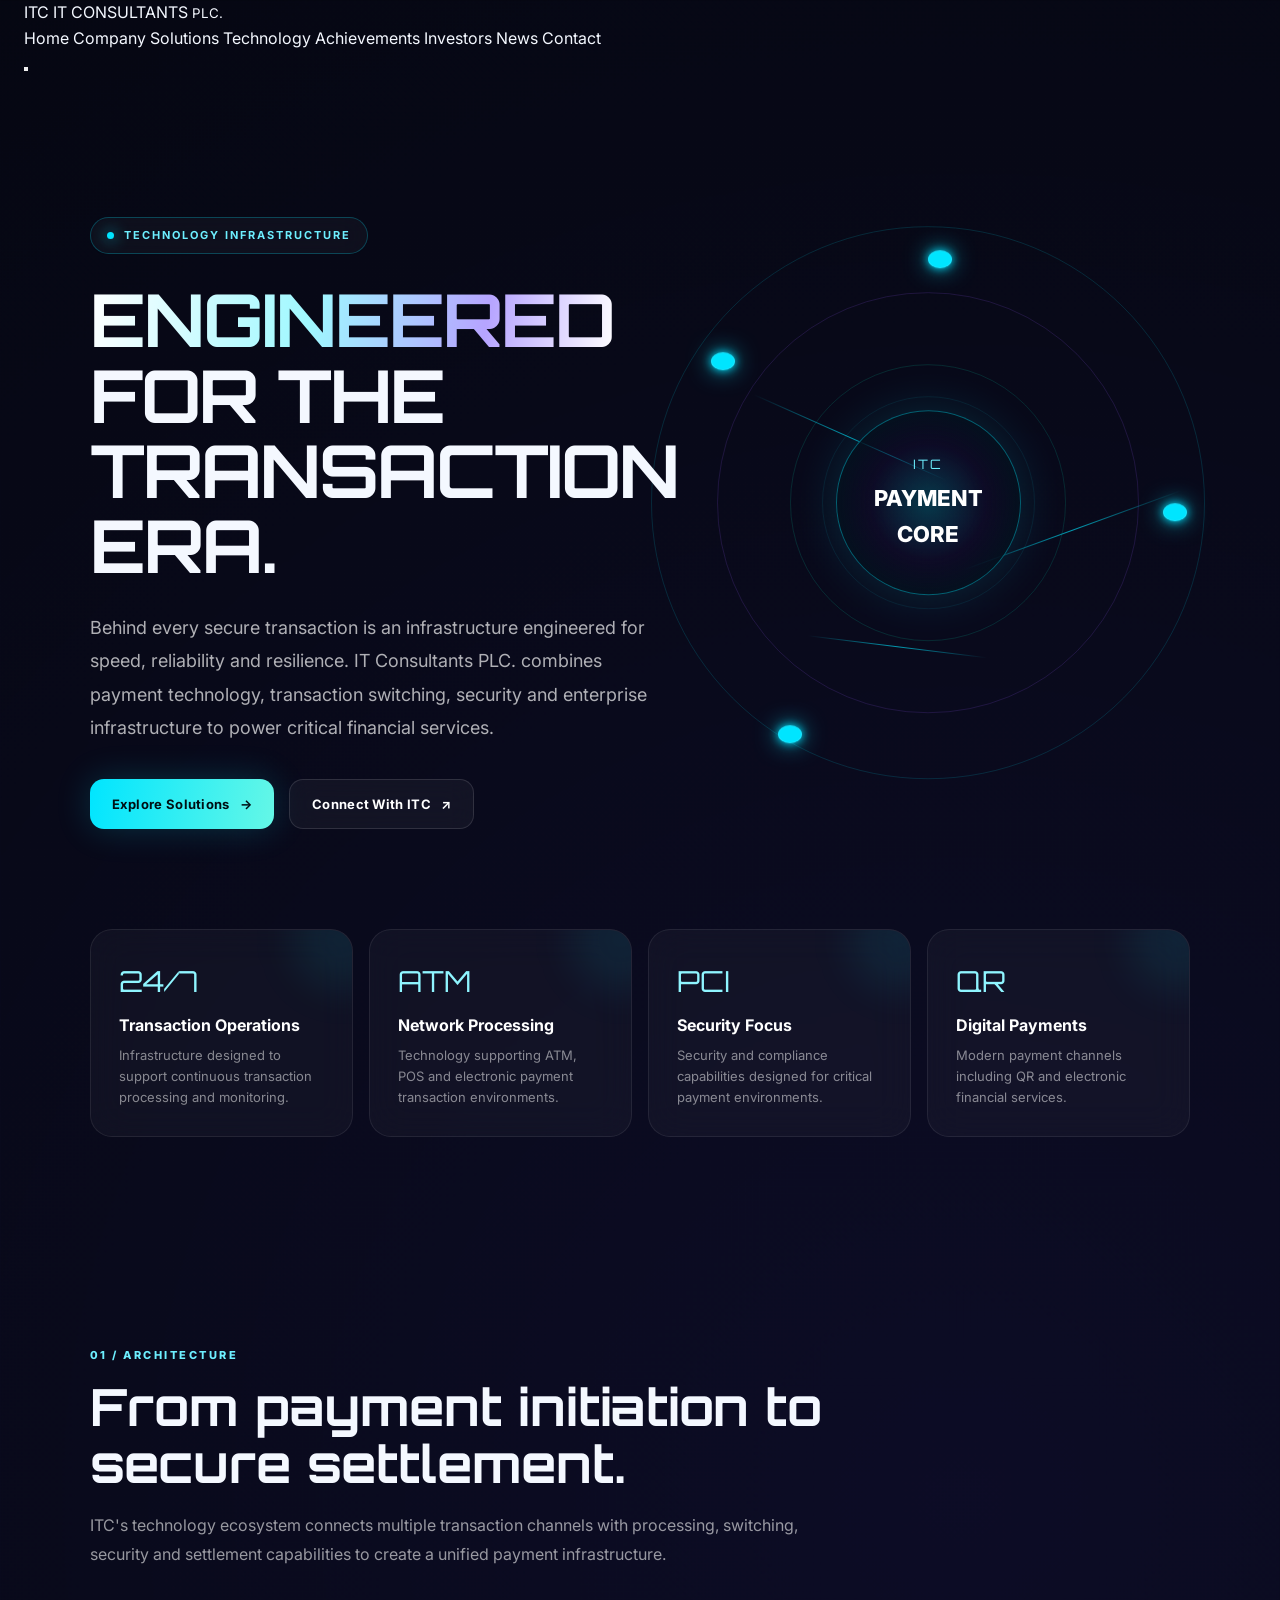
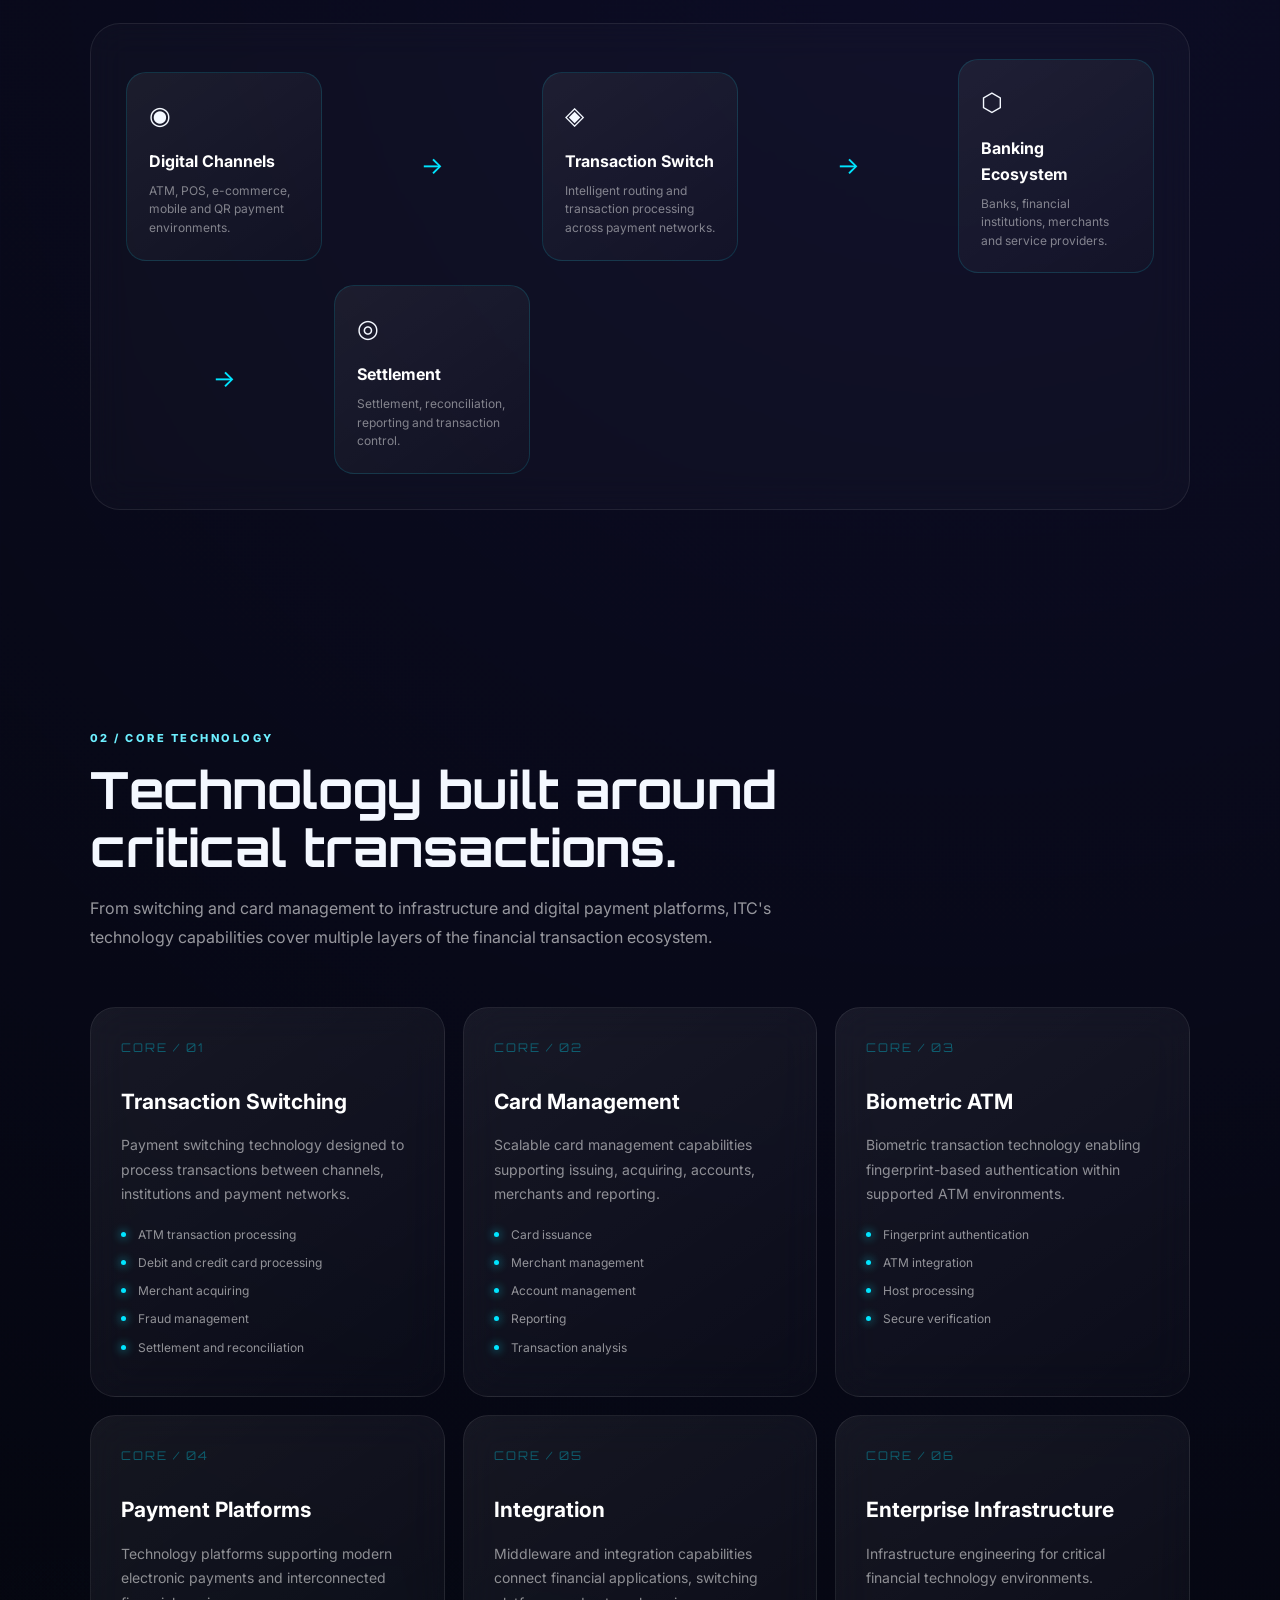
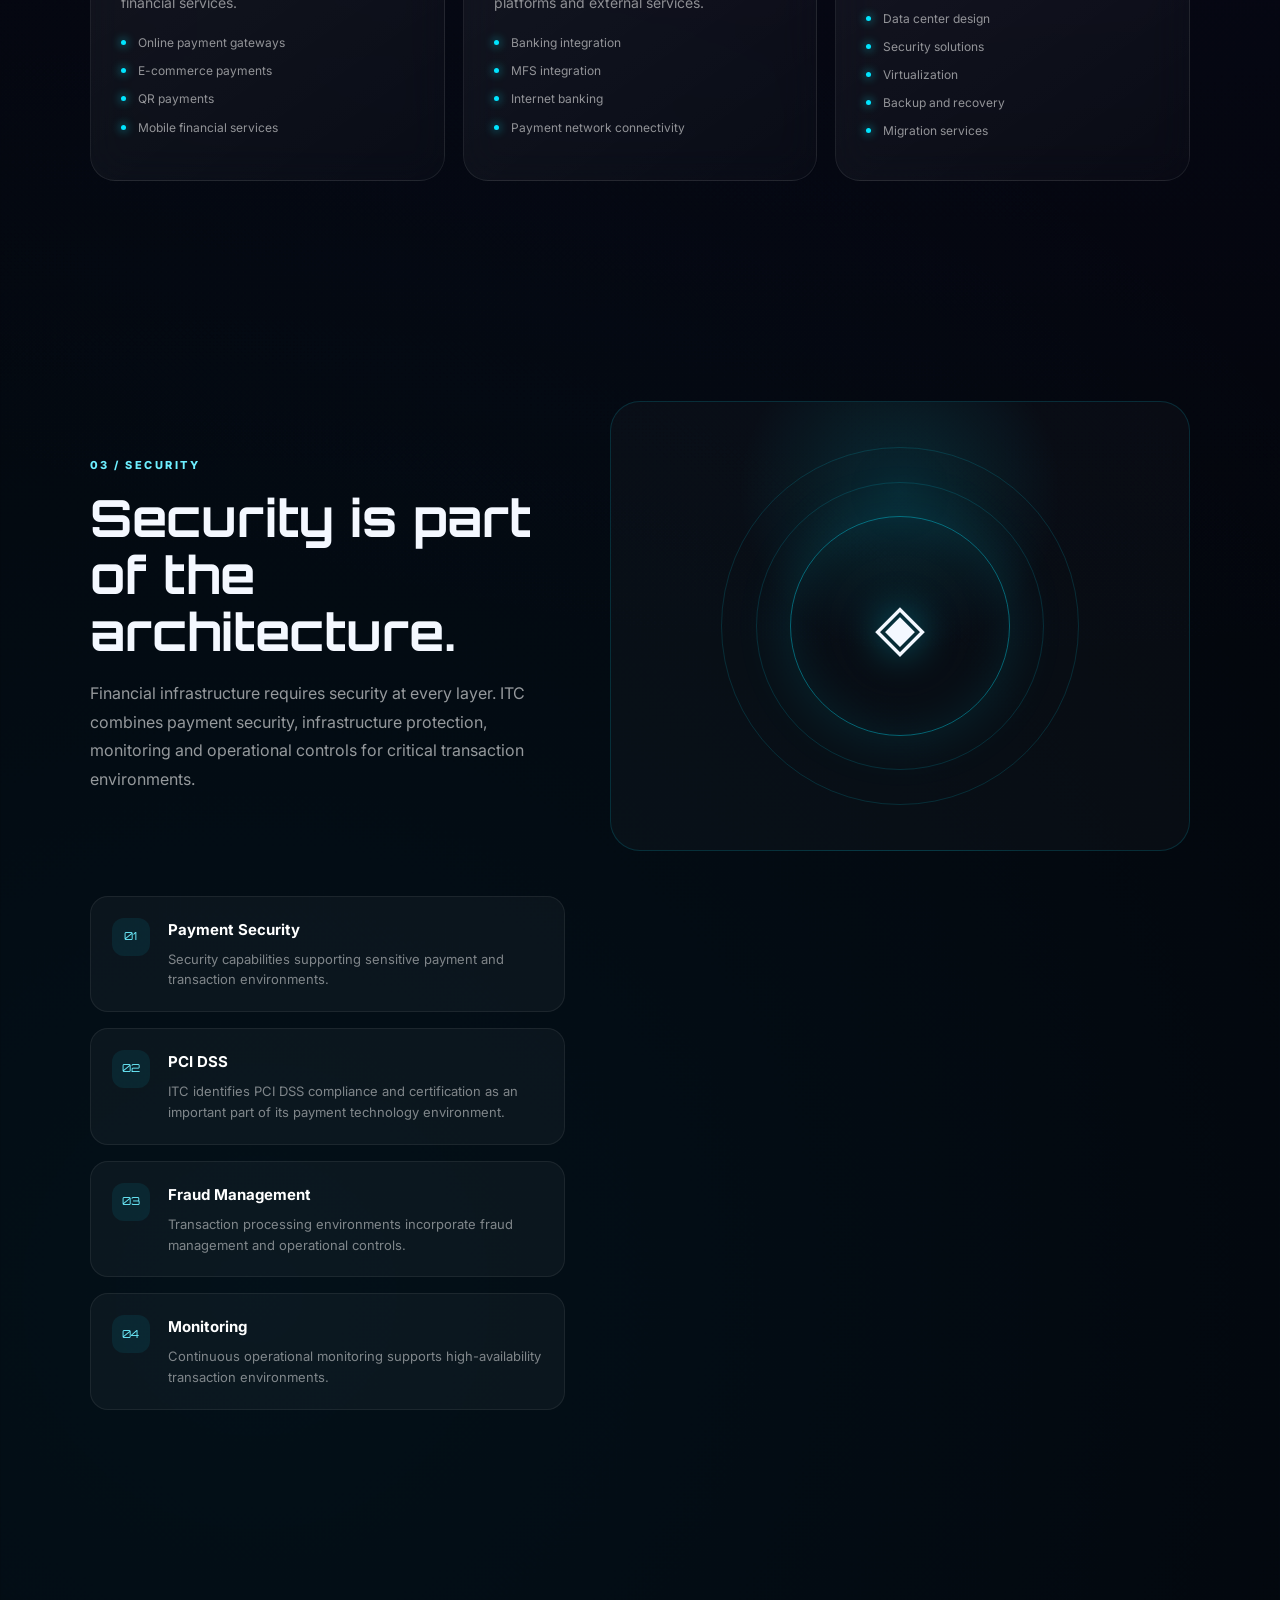
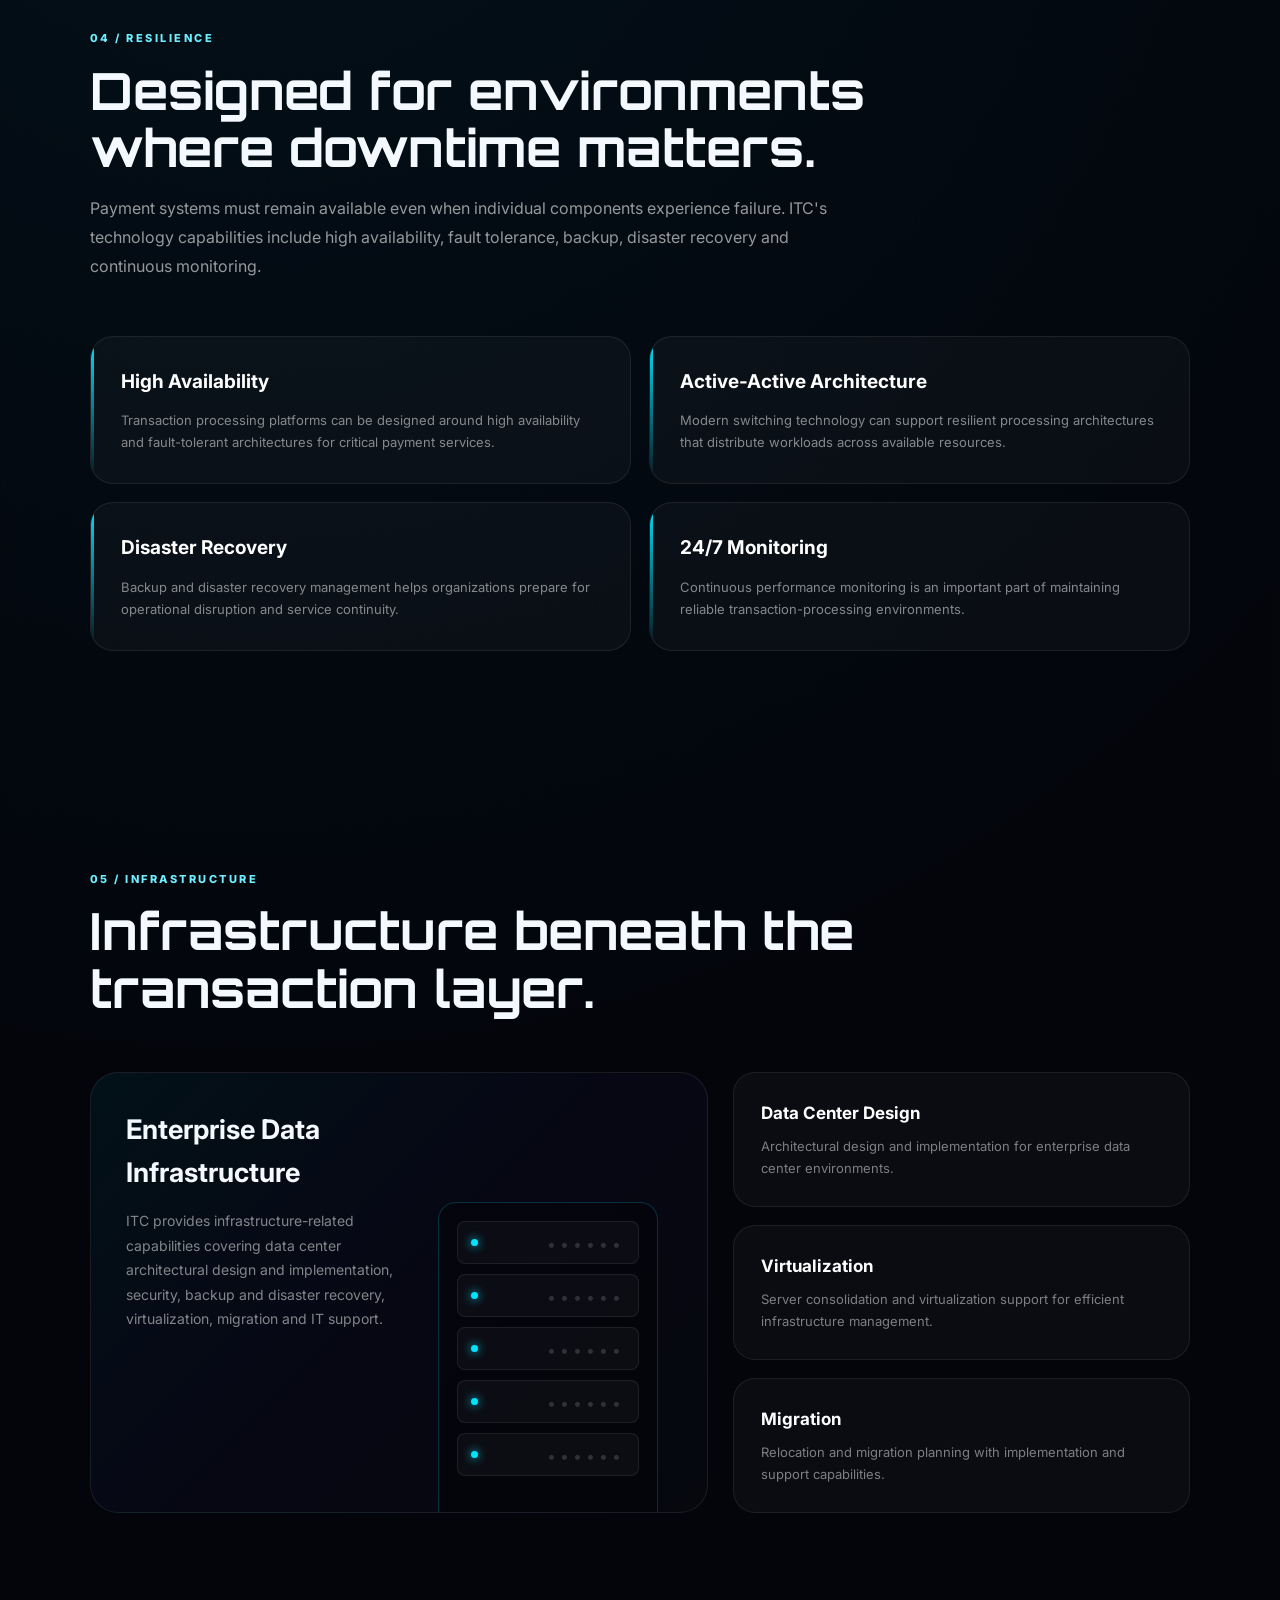
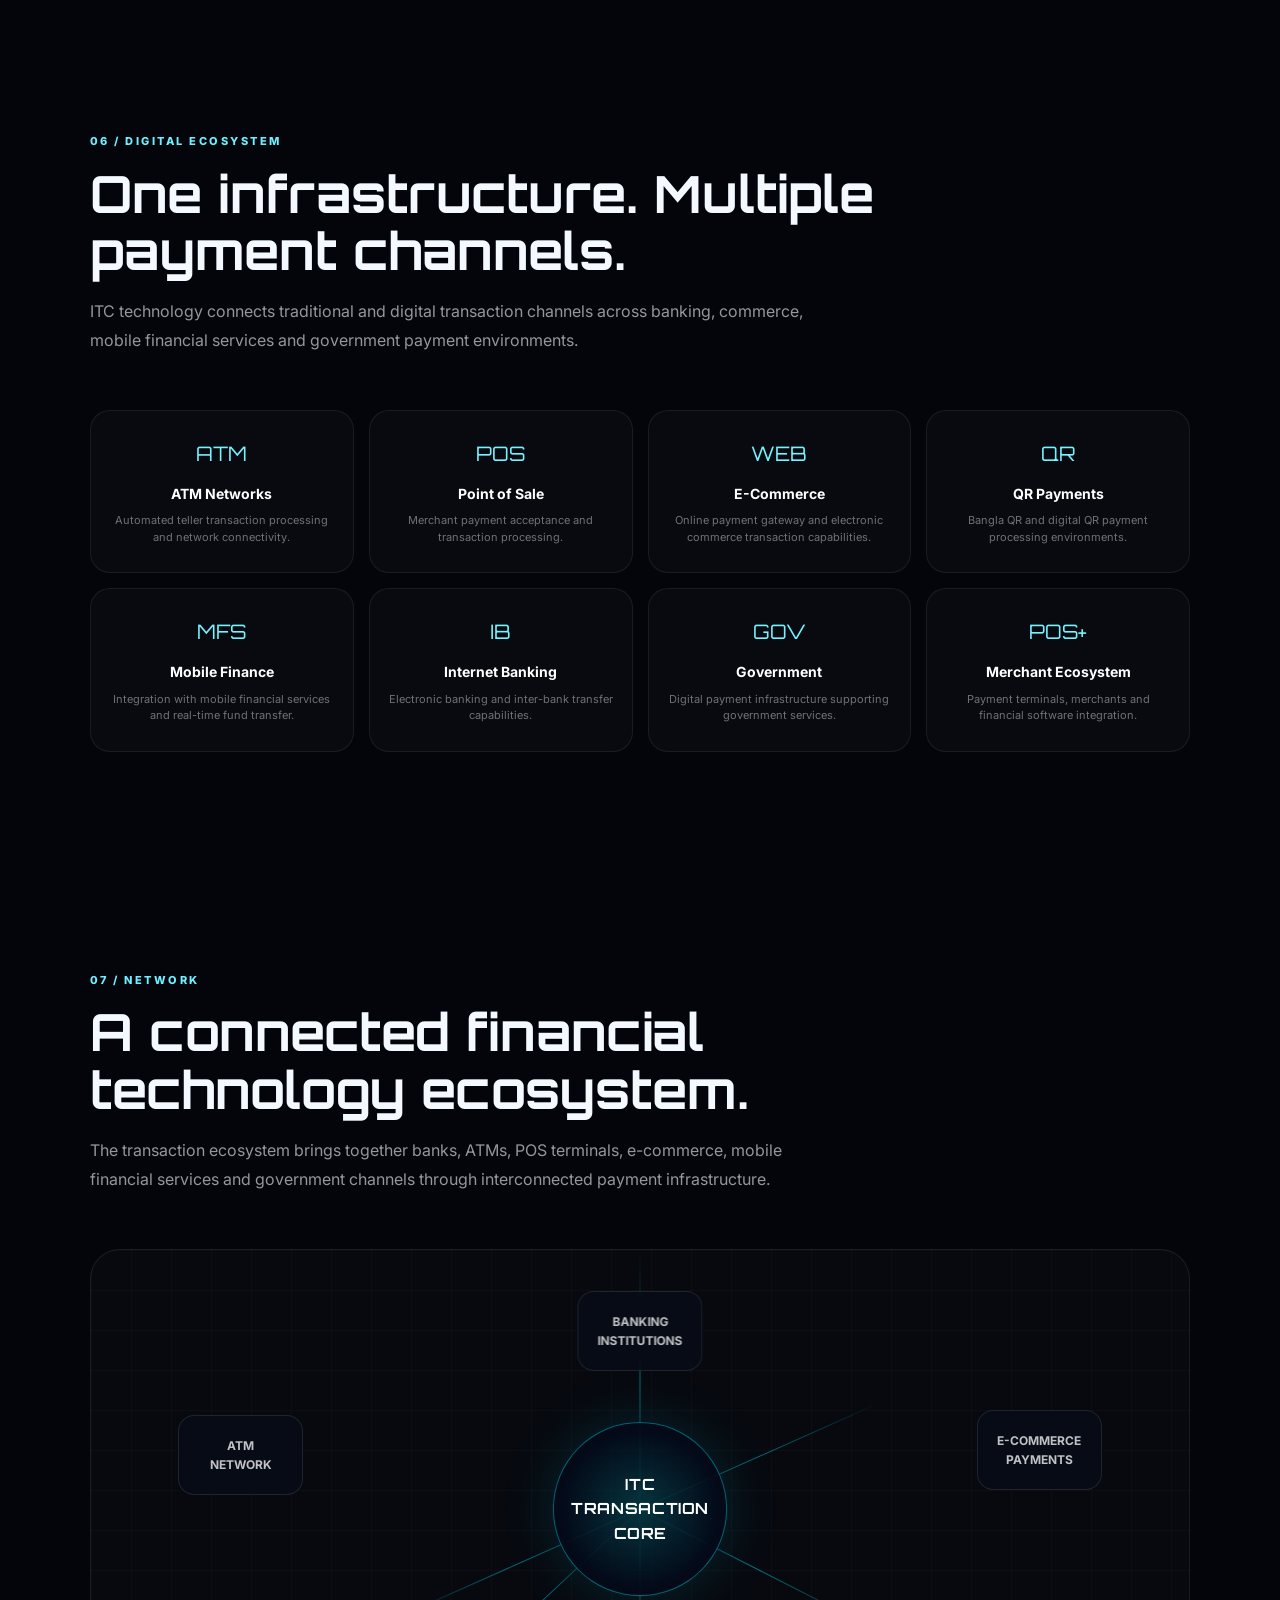
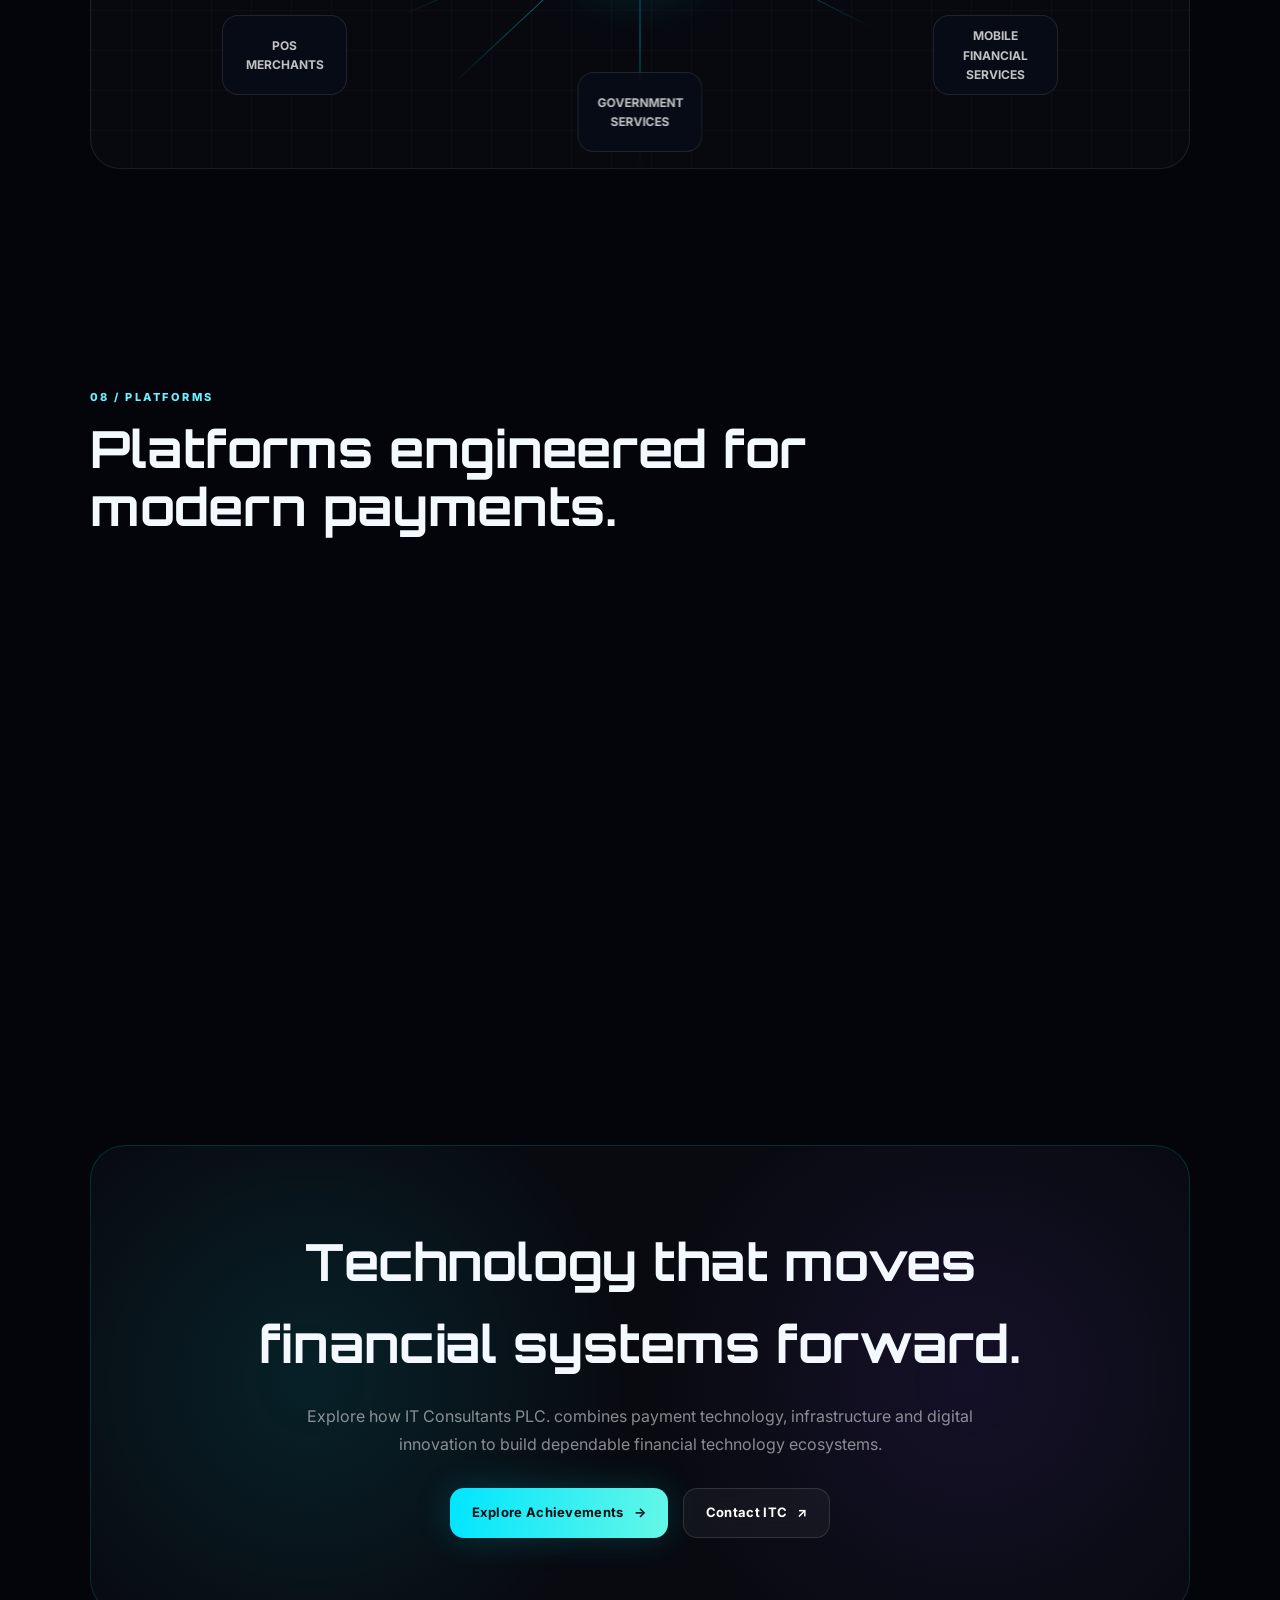
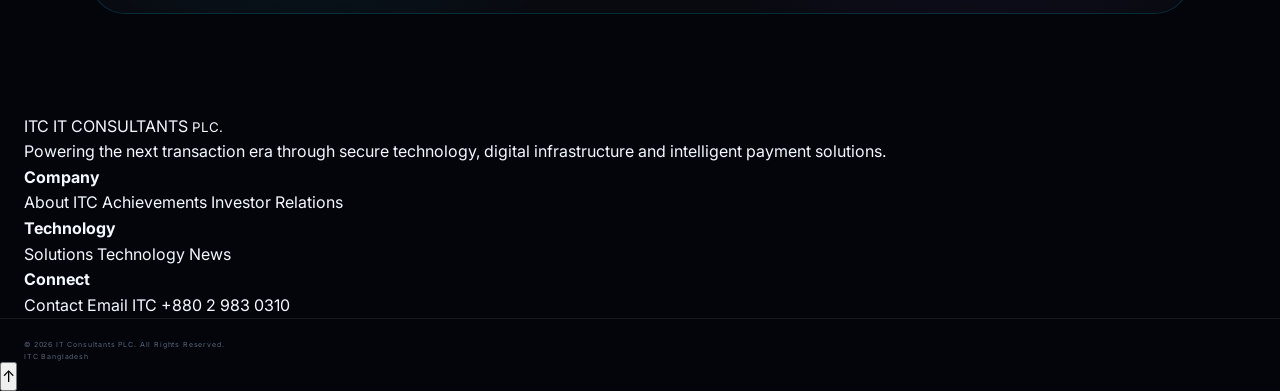
<file: technology.html>
<!DOCTYPE html>
<html lang="en">

<head>

    <meta charset="UTF-8">
    <meta name="viewport" content="width=device-width, initial-scale=1.0">

    <title>Technology | IT Consultants PLC.</title>

    <meta name="description"
          content="Explore the technology architecture, transaction switching, security, infrastructure, data centers, disaster recovery and digital payment capabilities of IT Consultants PLC.">

    <meta name="keywords"
          content="IT Consultants PLC, ITC Bangladesh, payment technology, transaction switching, banking technology, payment infrastructure, Q-Cash, TranzAxis, TranzWare">

    <meta name="author" content="IT Consultants PLC.">

    <link rel="stylesheet" href="style.css">
    <link rel="stylesheet" href="responsive.css">

    <link rel="preconnect" href="https://fonts.googleapis.com">
    <link rel="preconnect" href="https://fonts.gstatic.com" crossorigin>

    <link href="https://fonts.googleapis.com/css2?family=Inter:wght@300;400;500;600;700;800&family=Orbitron:wght@400;500;600;700;800&display=swap"
          rel="stylesheet">

    <style>

        /* =========================================================
           TECHNOLOGY PAGE
        ========================================================= */

        .technology-page {
            position: relative;
            overflow: hidden;
        }

        .technology-page::before {
            content: "";
            position: fixed;
            inset: 0;
            pointer-events: none;
            background:
                radial-gradient(circle at 15% 20%, rgba(0, 229, 255, 0.07), transparent 30%),
                radial-gradient(circle at 85% 35%, rgba(128, 80, 255, 0.08), transparent 32%),
                radial-gradient(circle at 50% 90%, rgba(0, 255, 200, 0.05), transparent 35%);
            z-index: -1;
        }

        /* =========================================================
           HERO
        ========================================================= */

        .tech-hero {
            min-height: 90vh;
            display: flex;
            align-items: center;
            position: relative;
            padding: 140px 7% 100px;
        }

        .tech-hero-content {
            width: 52%;
            position: relative;
            z-index: 5;
        }

        .tech-eyebrow {
            display: inline-flex;
            align-items: center;
            gap: 10px;
            padding: 9px 16px;
            border: 1px solid rgba(0, 229, 255, 0.25);
            border-radius: 999px;
            background: rgba(255, 255, 255, 0.035);
            backdrop-filter: blur(16px);
            color: #6defff;
            font-size: 11px;
            font-weight: 700;
            letter-spacing: 2px;
            text-transform: uppercase;
            margin-bottom: 28px;
        }

        .tech-eyebrow::before {
            content: "";
            width: 7px;
            height: 7px;
            border-radius: 50%;
            background: #00e5ff;
            box-shadow: 0 0 15px #00e5ff;
            animation: techPulse 2s infinite;
        }

        @keyframes techPulse {
            0%, 100% {
                opacity: 1;
                transform: scale(1);
            }

            50% {
                opacity: .45;
                transform: scale(.7);
            }
        }

        .tech-hero h1 {
            font-family: "Orbitron", sans-serif;
            font-size: clamp(42px, 5.7vw, 86px);
            line-height: 1.03;
            letter-spacing: -2px;
            margin: 0 0 28px;
        }

        .tech-gradient {
            background: linear-gradient(
                100deg,
                #ffffff 0%,
                #9ff8ff 42%,
                #b6a4ff 75%,
                #ffffff 100%
            );

            -webkit-background-clip: text;
            background-clip: text;
            color: transparent;
        }

        .tech-hero-description {
            max-width: 680px;
            color: rgba(255,255,255,.68);
            font-size: 18px;
            line-height: 1.85;
            margin-bottom: 35px;
        }

        .tech-hero-actions {
            display: flex;
            gap: 15px;
            flex-wrap: wrap;
        }

        .tech-button {
            display: inline-flex;
            align-items: center;
            justify-content: center;
            gap: 10px;
            min-height: 50px;
            padding: 0 22px;
            border-radius: 14px;
            text-decoration: none;
            font-weight: 700;
            font-size: 13px;
            letter-spacing: .3px;
            transition: .3s ease;
        }

        .tech-button-primary {
            color: #001014;
            background: linear-gradient(100deg, #00e5ff, #65f7e6);
            box-shadow: 0 0 35px rgba(0,229,255,.18);
        }

        .tech-button-primary:hover {
            transform: translateY(-3px);
            box-shadow: 0 0 45px rgba(0,229,255,.35);
        }

        .tech-button-secondary {
            color: #fff;
            border: 1px solid rgba(255,255,255,.12);
            background: rgba(255,255,255,.045);
            backdrop-filter: blur(14px);
        }

        .tech-button-secondary:hover {
            border-color: rgba(0,229,255,.4);
            transform: translateY(-3px);
        }

        /* =========================================================
           HERO VISUAL
        ========================================================= */

        .tech-orbit {
            position: absolute;
            width: min(47vw, 650px);
            height: min(47vw, 650px);
            right: 4%;
            top: 50%;
            transform: translateY(-50%);
            border-radius: 50%;
            display: flex;
            align-items: center;
            justify-content: center;
        }

        .orbit-ring {
            position: absolute;
            border: 1px solid rgba(0,229,255,.14);
            border-radius: 50%;
            inset: 4%;
            animation: orbitRotate 22s linear infinite;
        }

        .orbit-ring:nth-child(2) {
            inset: 15%;
            border-color: rgba(150,90,255,.16);
            animation-duration: 16s;
            animation-direction: reverse;
        }

        .orbit-ring:nth-child(3) {
            inset: 27%;
            border-color: rgba(0,255,200,.13);
            animation-duration: 11s;
        }

        @keyframes orbitRotate {
            from {
                transform: rotate(0deg);
            }

            to {
                transform: rotate(360deg);
            }
        }

        .orbit-node {
            position: absolute;
            width: 11px;
            height: 11px;
            border-radius: 50%;
            background: #00e5ff;
            box-shadow:
                0 0 10px #00e5ff,
                0 0 25px rgba(0,229,255,.75);
        }

        .node-one {
            top: 8%;
            left: 50%;
        }

        .node-two {
            top: 50%;
            right: 7%;
        }

        .node-three {
            bottom: 10%;
            left: 25%;
        }

        .node-four {
            top: 25%;
            left: 14%;
        }

        .tech-core {
            width: 185px;
            height: 185px;
            border-radius: 50%;
            display: flex;
            align-items: center;
            justify-content: center;
            text-align: center;
            position: relative;
            z-index: 4;

            background:
                radial-gradient(circle,
                rgba(0,229,255,.22),
                rgba(50,20,100,.15) 45%,
                rgba(5,8,20,.95) 72%);

            border: 1px solid rgba(0,229,255,.4);

            box-shadow:
                0 0 50px rgba(0,229,255,.15),
                inset 0 0 50px rgba(0,229,255,.08);

            animation: coreFloat 5s ease-in-out infinite;
        }

        @keyframes coreFloat {
            0%, 100% {
                transform: translateY(0);
            }

            50% {
                transform: translateY(-12px);
            }
        }

        .tech-core::before {
            content: "";
            position: absolute;
            inset: -15px;
            border: 1px solid rgba(0,229,255,.08);
            border-radius: 50%;
            animation: coreSpin 8s linear infinite;
        }

        @keyframes coreSpin {
            from {
                transform: rotate(0deg);
            }

            to {
                transform: rotate(360deg);
            }
        }

        .tech-core-content {
            position: relative;
            z-index: 2;
        }

        .tech-core-label {
            display: block;
            color: #6defff;
            font-family: "Orbitron", sans-serif;
            font-size: 13px;
            letter-spacing: 2px;
            margin-bottom: 7px;
        }

        .tech-core-title {
            display: block;
            color: white;
            font-size: 22px;
            font-weight: 800;
        }

        .tech-data-line {
            position: absolute;
            height: 1px;
            background: linear-gradient(
                90deg,
                transparent,
                rgba(0,229,255,.65),
                transparent
            );
            transform-origin: left center;
            animation: dataFlow 3s ease-in-out infinite;
        }

        .data-line-one {
            width: 210px;
            top: 32%;
            left: 21%;
            transform: rotate(24deg);
        }

        .data-line-two {
            width: 230px;
            top: 61%;
            left: 56%;
            transform: rotate(-20deg);
            animation-delay: .8s;
        }

        .data-line-three {
            width: 180px;
            top: 72%;
            left: 30%;
            transform: rotate(7deg);
            animation-delay: 1.4s;
        }

        @keyframes dataFlow {
            0%, 100% {
                opacity: .25;
            }

            50% {
                opacity: 1;
            }
        }

        /* =========================================================
           METRICS
        ========================================================= */

        .tech-metrics {
            padding: 0 7% 100px;
        }

        .tech-metric-grid {
            display: grid;
            grid-template-columns: repeat(4, 1fr);
            gap: 16px;
        }

        .tech-metric {
            padding: 28px;
            border: 1px solid rgba(255,255,255,.08);
            background: rgba(255,255,255,.035);
            backdrop-filter: blur(18px);
            border-radius: 22px;
            position: relative;
            overflow: hidden;
        }

        .tech-metric::after {
            content: "";
            position: absolute;
            width: 100px;
            height: 100px;
            right: -40px;
            top: -40px;
            border-radius: 50%;
            background: rgba(0,229,255,.08);
            filter: blur(20px);
        }

        .tech-metric-number {
            font-family: "Orbitron", sans-serif;
            font-size: 29px;
            color: #8ff5ff;
            margin-bottom: 8px;
        }

        .tech-metric-title {
            font-weight: 700;
            color: #fff;
            margin-bottom: 7px;
        }

        .tech-metric-text {
            font-size: 13px;
            line-height: 1.6;
            color: rgba(255,255,255,.5);
        }

        /* =========================================================
           SECTION SYSTEM
        ========================================================= */

        .tech-section {
            padding: 110px 7%;
            position: relative;
        }

        .tech-section-header {
            max-width: 800px;
            margin-bottom: 55px;
        }

        .tech-section-tag {
            color: #6defff;
            font-size: 11px;
            font-weight: 800;
            text-transform: uppercase;
            letter-spacing: 2.5px;
            margin-bottom: 14px;
        }

        .tech-section-title {
            font-family: "Orbitron", sans-serif;
            font-size: clamp(30px, 4vw, 55px);
            line-height: 1.12;
            margin: 0 0 18px;
        }

        .tech-section-description {
            color: rgba(255,255,255,.58);
            line-height: 1.8;
            font-size: 16px;
            max-width: 750px;
        }

        /* =========================================================
           ARCHITECTURE
        ========================================================= */

        .architecture-container {
            border: 1px solid rgba(255,255,255,.08);
            background: rgba(255,255,255,.025);
            backdrop-filter: blur(18px);
            border-radius: 30px;
            padding: 35px;
            overflow: hidden;
        }

        .architecture-flow {
            display: grid;
            grid-template-columns: repeat(5, 1fr);
            align-items: center;
            gap: 12px;
        }

        .architecture-node {
            min-height: 150px;
            border: 1px solid rgba(0,229,255,.14);
            border-radius: 20px;
            background: linear-gradient(
                145deg,
                rgba(255,255,255,.06),
                rgba(255,255,255,.015)
            );
            padding: 22px;
            display: flex;
            flex-direction: column;
            justify-content: center;
            position: relative;
            transition: .35s ease;
        }

        .architecture-node:hover {
            transform: translateY(-7px);
            border-color: rgba(0,229,255,.42);
            box-shadow: 0 15px 40px rgba(0,229,255,.08);
        }

        .architecture-icon {
            font-size: 25px;
            margin-bottom: 14px;
        }

        .architecture-node h3 {
            font-size: 16px;
            margin: 0 0 7px;
            color: #fff;
        }

        .architecture-node p {
            margin: 0;
            color: rgba(255,255,255,.47);
            font-size: 12px;
            line-height: 1.55;
        }

        .architecture-arrow {
            color: #00e5ff;
            font-size: 24px;
            text-align: center;
            animation: arrowPulse 2s infinite;
        }

        @keyframes arrowPulse {
            0%, 100% {
                opacity: .35;
            }

            50% {
                opacity: 1;
            }
        }

        /* =========================================================
           TECHNOLOGY CARDS
        ========================================================= */

        .tech-card-grid {
            display: grid;
            grid-template-columns: repeat(3, 1fr);
            gap: 18px;
        }

        .tech-card {
            position: relative;
            min-height: 270px;
            padding: 30px;
            border-radius: 25px;
            overflow: hidden;
            border: 1px solid rgba(255,255,255,.08);
            background:
                linear-gradient(
                    145deg,
                    rgba(255,255,255,.065),
                    rgba(255,255,255,.018)
                );
            backdrop-filter: blur(20px);
            transition: .4s ease;
        }

        .tech-card:hover {
            transform: translateY(-8px);
            border-color: rgba(0,229,255,.32);
            box-shadow:
                0 25px 55px rgba(0,0,0,.25),
                0 0 30px rgba(0,229,255,.06);
        }

        .tech-card-number {
            font-family: "Orbitron", sans-serif;
            color: rgba(0,229,255,.35);
            font-size: 12px;
            letter-spacing: 2px;
            margin-bottom: 28px;
        }

        .tech-card h3 {
            font-size: 21px;
            margin: 0 0 15px;
            color: #fff;
        }

        .tech-card p {
            color: rgba(255,255,255,.53);
            font-size: 14px;
            line-height: 1.75;
            margin: 0;
        }

        .tech-card ul {
            margin: 18px 0 0;
            padding: 0;
            list-style: none;
        }

        .tech-card li {
            color: rgba(255,255,255,.55);
            font-size: 12px;
            margin-bottom: 9px;
            padding-left: 17px;
            position: relative;
        }

        .tech-card li::before {
            content: "";
            width: 5px;
            height: 5px;
            border-radius: 50%;
            background: #00e5ff;
            position: absolute;
            left: 0;
            top: 7px;
            box-shadow: 0 0 10px #00e5ff;
        }

        /* =========================================================
           SECURITY
        ========================================================= */

        .security-layout {
            display: grid;
            grid-template-columns: .9fr 1.1fr;
            gap: 45px;
            align-items: center;
        }

        .security-panel {
            border-radius: 30px;
            border: 1px solid rgba(0,229,255,.15);
            background:
                radial-gradient(
                    circle at 50% 20%,
                    rgba(0,229,255,.12),
                    transparent 35%
                ),
                rgba(255,255,255,.025);
            min-height: 450px;
            display: flex;
            align-items: center;
            justify-content: center;
            position: relative;
            overflow: hidden;
        }

        .security-circle {
            width: 220px;
            height: 220px;
            border-radius: 50%;
            border: 1px solid rgba(0,229,255,.4);
            display: flex;
            align-items: center;
            justify-content: center;
            position: relative;
            box-shadow:
                0 0 60px rgba(0,229,255,.12),
                inset 0 0 45px rgba(0,229,255,.08);
        }

        .security-circle::before,
        .security-circle::after {
            content: "";
            position: absolute;
            border-radius: 50%;
            border: 1px solid rgba(0,229,255,.14);
        }

        .security-circle::before {
            inset: -35px;
        }

        .security-circle::after {
            inset: -70px;
        }

        .security-lock {
            font-size: 65px;
            filter: drop-shadow(0 0 18px rgba(0,229,255,.5));
        }

        .security-list {
            display: grid;
            gap: 16px;
        }

        .security-item {
            display: flex;
            gap: 18px;
            padding: 21px;
            border-radius: 18px;
            background: rgba(255,255,255,.035);
            border: 1px solid rgba(255,255,255,.07);
        }

        .security-number {
            width: 38px;
            height: 38px;
            flex: 0 0 38px;
            border-radius: 12px;
            display: flex;
            align-items: center;
            justify-content: center;
            background: rgba(0,229,255,.08);
            color: #6defff;
            font-family: "Orbitron", sans-serif;
            font-size: 11px;
        }

        .security-item h4 {
            margin: 0 0 7px;
            color: #fff;
            font-size: 15px;
        }

        .security-item p {
            margin: 0;
            color: rgba(255,255,255,.48);
            font-size: 13px;
            line-height: 1.6;
        }

        /* =========================================================
           AVAILABILITY
        ========================================================= */

        .availability-grid {
            display: grid;
            grid-template-columns: repeat(2, 1fr);
            gap: 18px;
        }

        .availability-card {
            padding: 30px;
            border: 1px solid rgba(255,255,255,.08);
            border-radius: 23px;
            background: rgba(255,255,255,.03);
            position: relative;
            overflow: hidden;
        }

        .availability-card::before {
            content: "";
            position: absolute;
            left: 0;
            top: 0;
            width: 3px;
            height: 100%;
            background: linear-gradient(
                #00e5ff,
                transparent
            );
        }

        .availability-card h3 {
            margin: 0 0 12px;
            color: #fff;
            font-size: 19px;
        }

        .availability-card p {
            color: rgba(255,255,255,.5);
            line-height: 1.7;
            font-size: 13px;
            margin: 0;
        }

        /* =========================================================
           DATA CENTER
        ========================================================= */

        .datacenter {
            display: grid;
            grid-template-columns: 1.15fr .85fr;
            gap: 25px;
        }

        .data-main {
            min-height: 400px;
            border-radius: 28px;
            border: 1px solid rgba(255,255,255,.08);
            background:
                linear-gradient(
                    135deg,
                    rgba(0,229,255,.055),
                    rgba(120,80,255,.04),
                    rgba(255,255,255,.015)
                );
            padding: 35px;
            position: relative;
            overflow: hidden;
        }

        .server-rack {
            position: absolute;
            right: 8%;
            bottom: 0;
            width: 220px;
            height: 310px;
            border: 1px solid rgba(0,229,255,.2);
            border-bottom: none;
            border-radius: 18px 18px 0 0;
            background: rgba(0,0,0,.3);
            padding: 18px;
        }

        .server-unit {
            height: 43px;
            margin-bottom: 10px;
            border-radius: 8px;
            border: 1px solid rgba(255,255,255,.08);
            background: rgba(255,255,255,.035);
            position: relative;
        }

        .server-unit::before {
            content: "";
            position: absolute;
            width: 7px;
            height: 7px;
            left: 13px;
            top: 17px;
            border-radius: 50%;
            background: #00e5ff;
            box-shadow: 0 0 10px #00e5ff;
        }

        .server-unit::after {
            content: "••••••";
            position: absolute;
            right: 13px;
            top: 10px;
            color: rgba(255,255,255,.15);
            letter-spacing: 4px;
        }

        .data-main-content {
            position: relative;
            z-index: 2;
            max-width: 50%;
        }

        .data-main-content h3 {
            font-size: 27px;
            margin: 0 0 15px;
        }

        .data-main-content p {
            color: rgba(255,255,255,.5);
            line-height: 1.75;
            font-size: 14px;
        }

        .data-side {
            display: grid;
            gap: 18px;
        }

        .data-side-card {
            border: 1px solid rgba(255,255,255,.08);
            border-radius: 22px;
            padding: 27px;
            background: rgba(255,255,255,.03);
        }

        .data-side-card h4 {
            margin: 0 0 9px;
            color: #fff;
            font-size: 17px;
        }

        .data-side-card p {
            color: rgba(255,255,255,.47);
            line-height: 1.65;
            font-size: 13px;
            margin: 0;
        }

        /* =========================================================
           DIGITAL CHANNELS
        ========================================================= */

        .channel-grid {
            display: grid;
            grid-template-columns: repeat(4, 1fr);
            gap: 15px;
        }

        .channel-card {
            text-align: center;
            padding: 27px 18px;
            border: 1px solid rgba(255,255,255,.07);
            border-radius: 20px;
            background: rgba(255,255,255,.025);
            transition: .3s ease;
        }

        .channel-card:hover {
            transform: translateY(-6px);
            border-color: rgba(0,229,255,.3);
        }

        .channel-symbol {
            font-family: "Orbitron", sans-serif;
            font-size: 20px;
            color: #75f3ff;
            margin-bottom: 13px;
        }

        .channel-card h4 {
            margin: 0 0 7px;
            font-size: 14px;
            color: white;
        }

        .channel-card p {
            margin: 0;
            color: rgba(255,255,255,.42);
            font-size: 11px;
            line-height: 1.5;
        }

        /* =========================================================
           NETWORK VISUAL
        ========================================================= */

        .network-box {
            min-height: 520px;
            position: relative;
            border-radius: 30px;
            border: 1px solid rgba(255,255,255,.08);
            background:
                linear-gradient(
                    rgba(255,255,255,.018) 1px,
                    transparent 1px
                ),
                linear-gradient(
                    90deg,
                    rgba(255,255,255,.018) 1px,
                    transparent 1px
                ),
                rgba(255,255,255,.02);
            background-size: 40px 40px;
            overflow: hidden;
        }

        .network-center {
            position: absolute;
            width: 170px;
            height: 170px;
            left: 50%;
            top: 50%;
            transform: translate(-50%, -50%);
            border-radius: 50%;
            display: flex;
            align-items: center;
            justify-content: center;
            text-align: center;
            background:
                radial-gradient(
                    circle,
                    rgba(0,229,255,.2),
                    rgba(4,10,25,.95) 65%
                );
            border: 1px solid rgba(0,229,255,.4);
            box-shadow: 0 0 55px rgba(0,229,255,.13);
            z-index: 3;
        }

        .network-center strong {
            font-family: "Orbitron", sans-serif;
            font-size: 15px;
            color: #fff;
            letter-spacing: 1px;
        }

        .network-point {
            position: absolute;
            width: 125px;
            min-height: 80px;
            border: 1px solid rgba(255,255,255,.1);
            background: rgba(8,12,25,.75);
            backdrop-filter: blur(15px);
            border-radius: 16px;
            display: flex;
            align-items: center;
            justify-content: center;
            text-align: center;
            color: rgba(255,255,255,.75);
            font-size: 12px;
            font-weight: 700;
            z-index: 3;
            transition: .3s ease;
        }

        .network-point:hover {
            border-color: rgba(0,229,255,.4);
            color: #fff;
            transform: scale(1.04);
        }

        .np-bank {
            top: 8%;
            left: 50%;
            transform: translateX(-50%);
        }

        .np-atm {
            top: 32%;
            left: 8%;
        }

        .np-pos {
            bottom: 14%;
            left: 12%;
        }

        .np-ecommerce {
            top: 31%;
            right: 8%;
        }

        .np-mfs {
            bottom: 14%;
            right: 12%;
        }

        .np-government {
            bottom: 3%;
            left: 50%;
            transform: translateX(-50%);
        }

        .network-line {
            position: absolute;
            left: 50%;
            top: 50%;
            width: 260px;
            height: 1px;
            background: linear-gradient(
                90deg,
                transparent,
                rgba(0,229,255,.45),
                transparent
            );
            transform-origin: left center;
            z-index: 1;
        }

        .line-bank {
            transform: rotate(-90deg);
        }

        .line-atm {
            transform: rotate(156deg);
        }

        .line-pos {
            transform: rotate(137deg);
        }

        .line-ecommerce {
            transform: rotate(-24deg);
        }

        .line-mfs {
            transform: rotate(27deg);
        }

        .line-government {
            transform: rotate(90deg);
        }

        /* =========================================================
           CTA
        ========================================================= */

        .tech-cta {
            margin: 30px 7% 100px;
            padding: 75px 8%;
            border-radius: 35px;
            border: 1px solid rgba(0,229,255,.15);
            background:
                radial-gradient(
                    circle at 20% 50%,
                    rgba(0,229,255,.1),
                    transparent 35%
                ),
                radial-gradient(
                    circle at 80% 50%,
                    rgba(130,70,255,.1),
                    transparent 35%
                ),
                rgba(255,255,255,.025);
            text-align: center;
            position: relative;
            overflow: hidden;
        }

        .tech-cta h2 {
            font-family: "Orbitron", sans-serif;
            font-size: clamp(30px, 4vw, 52px);
            margin: 0 0 17px;
        }

        .tech-cta p {
            max-width: 700px;
            margin: 0 auto 30px;
            color: rgba(255,255,255,.52);
            line-height: 1.75;
        }

        /* =========================================================
           RESPONSIVE
        ========================================================= */

        @media (max-width: 1100px) {

            .tech-hero-content {
                width: 60%;
            }

            .tech-orbit {
                opacity: .65;
                right: -12%;
            }

            .tech-metric-grid {
                grid-template-columns: repeat(2, 1fr);
            }

            .architecture-flow {
                grid-template-columns: 1fr;
            }

            .architecture-arrow {
                transform: rotate(90deg);
            }

            .tech-card-grid {
                grid-template-columns: repeat(2, 1fr);
            }

            .channel-grid {
                grid-template-columns: repeat(2, 1fr);
            }
        }

        @media (max-width: 800px) {

            .tech-hero {
                min-height: auto;
                padding-top: 120px;
            }

            .tech-hero-content {
                width: 100%;
            }

            .tech-orbit {
                position: absolute;
                width: 550px;
                height: 550px;
                opacity: .18;
                right: -200px;
            }

            .tech-hero h1 {
                letter-spacing: -1px;
            }

            .security-layout,
            .datacenter {
                grid-template-columns: 1fr;
            }

            .data-main-content {
                max-width: 55%;
            }

            .tech-card-grid {
                grid-template-columns: 1fr;
            }

            .availability-grid {
                grid-template-columns: 1fr;
            }

            .network-box {
                min-height: 580px;
            }

            .network-point {
                width: 105px;
            }
        }

        @media (max-width: 560px) {

            .tech-metric-grid {
                grid-template-columns: 1fr;
            }

            .tech-section,
            .tech-metrics {
                padding-left: 5%;
                padding-right: 5%;
            }

            .tech-hero {
                padding-left: 5%;
                padding-right: 5%;
            }

            .tech-cta {
                margin-left: 5%;
                margin-right: 5%;
            }

            .tech-core {
                width: 145px;
                height: 145px;
            }

            .tech-core-title {
                font-size: 17px;
            }

            .security-panel {
                min-height: 350px;
            }

            .data-main {
                min-height: 480px;
            }

            .server-rack {
                width: 170px;
                right: 4%;
            }

            .data-main-content {
                max-width: 100%;
            }

            .channel-grid {
                grid-template-columns: 1fr 1fr;
            }

            .network-box {
                min-height: 620px;
            }

            .np-bank {
                top: 5%;
            }

            .np-atm {
                top: 28%;
                left: 3%;
            }

            .np-pos {
                bottom: 21%;
                left: 3%;
            }

            .np-ecommerce {
                top: 28%;
                right: 3%;
            }

            .np-mfs {
                bottom: 21%;
                right: 3%;
            }

            .np-government {
                bottom: 5%;
            }

            .network-line {
                width: 175px;
            }
        }

    </style>

</head>


<body class="technology-page">

    <!-- =========================================================
         HEADER
    ========================================================== -->

    <header class="site-header">

        <div class="container nav-container">

            <a href="index.html" class="logo">
                <span class="logo-mark">ITC</span>
                <span class="logo-text">
                    IT CONSULTANTS
                    <small>PLC.</small>
                </span>
            </a>

            <nav class="main-nav">

                <a href="index.html">Home</a>

                <a href="company.html">Company</a>

                <a href="solutions.html">Solutions</a>

                <a href="technology.html" class="active">
                    Technology
                </a>

                <a href="achievements.html">
                    Achievements
                </a>

                <a href="investors.html">
                    Investors
                </a>

                <a href="news.html">
                    News
                </a>

                <a href="contact.html">
                    Contact
                </a>

            </nav>

            <button class="mobile-menu-btn"
                    aria-label="Open navigation menu">

                <span></span>
                <span></span>
                <span></span>

            </button>

        </div>

    </header>


    <main>


        <!-- =====================================================
             HERO
        ====================================================== -->

        <section class="tech-hero">

            <div class="tech-hero-content">

                <div class="tech-eyebrow">
                    Technology Infrastructure
                </div>

                <h1>
                    <span class="tech-gradient">
                        ENGINEERED
                    </span>
                    <br>
                    FOR THE
                    <br>
                    TRANSACTION ERA.
                </h1>

                <p class="tech-hero-description">

                    Behind every secure transaction is an infrastructure
                    engineered for speed, reliability and resilience.
                    IT Consultants PLC. combines payment technology,
                    transaction switching, security and enterprise
                    infrastructure to power critical financial services.

                </p>

                <div class="tech-hero-actions">

                    <a href="solutions.html"
                       class="tech-button tech-button-primary">

                        Explore Solutions
                        <span>→</span>

                    </a>

                    <a href="contact.html"
                       class="tech-button tech-button-secondary">

                        Connect With ITC
                        <span>↗</span>

                    </a>

                </div>

            </div>


            <!-- TECHNOLOGY ORBIT -->

            <div class="tech-orbit">

                <div class="orbit-ring"></div>
                <div class="orbit-ring"></div>
                <div class="orbit-ring"></div>

                <div class="orbit-node node-one"></div>
                <div class="orbit-node node-two"></div>
                <div class="orbit-node node-three"></div>
                <div class="orbit-node node-four"></div>

                <div class="tech-data-line data-line-one"></div>
                <div class="tech-data-line data-line-two"></div>
                <div class="tech-data-line data-line-three"></div>

                <div class="tech-core">

                    <div class="tech-core-content">

                        <span class="tech-core-label">
                            ITC
                        </span>

                        <span class="tech-core-title">
                            PAYMENT<br>
                            CORE
                        </span>

                    </div>

                </div>

            </div>

        </section>


        <!-- =====================================================
             METRICS
        ====================================================== -->

        <section class="tech-metrics">

            <div class="tech-metric-grid">

                <div class="tech-metric reveal">

                    <div class="tech-metric-number">
                        24/7
                    </div>

                    <div class="tech-metric-title">
                        Transaction Operations
                    </div>

                    <div class="tech-metric-text">
                        Infrastructure designed to support continuous
                        transaction processing and monitoring.
                    </div>

                </div>


                <div class="tech-metric reveal">

                    <div class="tech-metric-number">
                        ATM
                    </div>

                    <div class="tech-metric-title">
                        Network Processing
                    </div>

                    <div class="tech-metric-text">
                        Technology supporting ATM, POS and electronic
                        payment transaction environments.
                    </div>

                </div>


                <div class="tech-metric reveal">

                    <div class="tech-metric-number">
                        PCI
                    </div>

                    <div class="tech-metric-title">
                        Security Focus
                    </div>

                    <div class="tech-metric-text">
                        Security and compliance capabilities designed
                        for critical payment environments.
                    </div>

                </div>


                <div class="tech-metric reveal">

                    <div class="tech-metric-number">
                        QR
                    </div>

                    <div class="tech-metric-title">
                        Digital Payments
                    </div>

                    <div class="tech-metric-text">
                        Modern payment channels including QR and
                        electronic financial services.
                    </div>

                </div>

            </div>

        </section>


        <!-- =====================================================
             ARCHITECTURE
        ====================================================== -->

        <section class="tech-section">

            <div class="tech-section-header">

                <div class="tech-section-tag">
                    01 / Architecture
                </div>

                <h2 class="tech-section-title">
                    From payment initiation
                    to secure settlement.
                </h2>

                <p class="tech-section-description">

                    ITC's technology ecosystem connects multiple
                    transaction channels with processing, switching,
                    security and settlement capabilities to create
                    a unified payment infrastructure.

                </p>

            </div>


            <div class="architecture-container">

                <div class="architecture-flow">

                    <div class="architecture-node reveal">

                        <div class="architecture-icon">
                            ◉
                        </div>

                        <h3>
                            Digital Channels
                        </h3>

                        <p>
                            ATM, POS, e-commerce, mobile and QR
                            payment environments.
                        </p>

                    </div>


                    <div class="architecture-arrow">
                        →
                    </div>


                    <div class="architecture-node reveal">

                        <div class="architecture-icon">
                            ◈
                        </div>

                        <h3>
                            Transaction Switch
                        </h3>

                        <p>
                            Intelligent routing and transaction
                            processing across payment networks.
                        </p>

                    </div>


                    <div class="architecture-arrow">
                        →
                    </div>


                    <div class="architecture-node reveal">

                        <div class="architecture-icon">
                            ⬡
                        </div>

                        <h3>
                            Banking Ecosystem
                        </h3>

                        <p>
                            Banks, financial institutions,
                            merchants and service providers.
                        </p>

                    </div>


                    <div class="architecture-arrow">
                        →
                    </div>


                    <div class="architecture-node reveal">

                        <div class="architecture-icon">
                            ◎
                        </div>

                        <h3>
                            Settlement
                        </h3>

                        <p>
                            Settlement, reconciliation,
                            reporting and transaction control.
                        </p>

                    </div>

                </div>

            </div>

        </section>


        <!-- =====================================================
             CORE TECHNOLOGY
        ====================================================== -->

        <section class="tech-section">

            <div class="tech-section-header">

                <div class="tech-section-tag">
                    02 / Core Technology
                </div>

                <h2 class="tech-section-title">
                    Technology built around
                    critical transactions.
                </h2>

                <p class="tech-section-description">

                    From switching and card management to infrastructure
                    and digital payment platforms, ITC's technology
                    capabilities cover multiple layers of the financial
                    transaction ecosystem.

                </p>

            </div>


            <div class="tech-card-grid">


                <article class="tech-card reveal">

                    <div class="tech-card-number">
                        CORE / 01
                    </div>

                    <h3>
                        Transaction Switching
                    </h3>

                    <p>
                        Payment switching technology designed to
                        process transactions between channels,
                        institutions and payment networks.
                    </p>

                    <ul>
                        <li>ATM transaction processing</li>
                        <li>Debit and credit card processing</li>
                        <li>Merchant acquiring</li>
                        <li>Fraud management</li>
                        <li>Settlement and reconciliation</li>
                    </ul>

                </article>


                <article class="tech-card reveal">

                    <div class="tech-card-number">
                        CORE / 02
                    </div>

                    <h3>
                        Card Management
                    </h3>

                    <p>
                        Scalable card management capabilities
                        supporting issuing, acquiring, accounts,
                        merchants and reporting.
                    </p>

                    <ul>
                        <li>Card issuance</li>
                        <li>Merchant management</li>
                        <li>Account management</li>
                        <li>Reporting</li>
                        <li>Transaction analysis</li>
                    </ul>

                </article>


                <article class="tech-card reveal">

                    <div class="tech-card-number">
                        CORE / 03
                    </div>

                    <h3>
                        Biometric ATM
                    </h3>

                    <p>
                        Biometric transaction technology enabling
                        fingerprint-based authentication within
                        supported ATM environments.
                    </p>

                    <ul>
                        <li>Fingerprint authentication</li>
                        <li>ATM integration</li>
                        <li>Host processing</li>
                        <li>Secure verification</li>
                    </ul>

                </article>


                <article class="tech-card reveal">

                    <div class="tech-card-number">
                        CORE / 04
                    </div>

                    <h3>
                        Payment Platforms
                    </h3>

                    <p>
                        Technology platforms supporting modern
                        electronic payments and interconnected
                        financial services.
                    </p>

                    <ul>
                        <li>Online payment gateways</li>
                        <li>E-commerce payments</li>
                        <li>QR payments</li>
                        <li>Mobile financial services</li>
                    </ul>

                </article>


                <article class="tech-card reveal">

                    <div class="tech-card-number">
                        CORE / 05
                    </div>

                    <h3>
                        Integration
                    </h3>

                    <p>
                        Middleware and integration capabilities
                        connect financial applications, switching
                        platforms and external services.
                    </p>

                    <ul>
                        <li>Banking integration</li>
                        <li>MFS integration</li>
                        <li>Internet banking</li>
                        <li>Payment network connectivity</li>
                    </ul>

                </article>


                <article class="tech-card reveal">

                    <div class="tech-card-number">
                        CORE / 06
                    </div>

                    <h3>
                        Enterprise Infrastructure
                    </h3>

                    <p>
                        Infrastructure engineering for critical
                        financial technology environments.
                    </p>

                    <ul>
                        <li>Data center design</li>
                        <li>Security solutions</li>
                        <li>Virtualization</li>
                        <li>Backup and recovery</li>
                        <li>Migration services</li>
                    </ul>

                </article>

            </div>

        </section>


        <!-- =====================================================
             SECURITY
        ====================================================== -->

        <section class="tech-section">

            <div class="security-layout">


                <div>

                    <div class="tech-section-tag">
                        03 / Security
                    </div>

                    <h2 class="tech-section-title">
                        Security is part
                        of the architecture.
                    </h2>

                    <p class="tech-section-description">

                        Financial infrastructure requires security
                        at every layer. ITC combines payment security,
                        infrastructure protection, monitoring and
                        operational controls for critical transaction
                        environments.

                    </p>

                </div>


                <div class="security-panel">

                    <div class="security-circle">

                        <div class="security-lock">
                            ◈
                        </div>

                    </div>

                </div>


                <div class="security-list">

                    <div class="security-item reveal">

                        <div class="security-number">
                            01
                        </div>

                        <div>

                            <h4>
                                Payment Security
                            </h4>

                            <p>
                                Security capabilities supporting
                                sensitive payment and transaction
                                environments.
                            </p>

                        </div>

                    </div>


                    <div class="security-item reveal">

                        <div class="security-number">
                            02
                        </div>

                        <div>

                            <h4>
                                PCI DSS
                            </h4>

                            <p>
                                ITC identifies PCI DSS compliance and
                                certification as an important part of
                                its payment technology environment.
                            </p>

                        </div>

                    </div>


                    <div class="security-item reveal">

                        <div class="security-number">
                            03
                        </div>

                        <div>

                            <h4>
                                Fraud Management
                            </h4>

                            <p>
                                Transaction processing environments
                                incorporate fraud management and
                                operational controls.
                            </p>

                        </div>

                    </div>


                    <div class="security-item reveal">

                        <div class="security-number">
                            04
                        </div>

                        <div>

                            <h4>
                                Monitoring
                            </h4>

                            <p>
                                Continuous operational monitoring
                                supports high-availability transaction
                                environments.
                            </p>

                        </div>

                    </div>

                </div>

            </div>

        </section>


        <!-- =====================================================
             AVAILABILITY
        ====================================================== -->

        <section class="tech-section">

            <div class="tech-section-header">

                <div class="tech-section-tag">
                    04 / Resilience
                </div>

                <h2 class="tech-section-title">
                    Designed for environments
                    where downtime matters.
                </h2>

                <p class="tech-section-description">

                    Payment systems must remain available even
                    when individual components experience failure.
                    ITC's technology capabilities include high
                    availability, fault tolerance, backup,
                    disaster recovery and continuous monitoring.

                </p>

            </div>


            <div class="availability-grid">


                <div class="availability-card reveal">

                    <h3>
                        High Availability
                    </h3>

                    <p>
                        Transaction processing platforms can be
                        designed around high availability and
                        fault-tolerant architectures for critical
                        payment services.
                    </p>

                </div>


                <div class="availability-card reveal">

                    <h3>
                        Active-Active Architecture
                    </h3>

                    <p>
                        Modern switching technology can support
                        resilient processing architectures that
                        distribute workloads across available
                        resources.
                    </p>

                </div>


                <div class="availability-card reveal">

                    <h3>
                        Disaster Recovery
                    </h3>

                    <p>
                        Backup and disaster recovery management
                        helps organizations prepare for operational
                        disruption and service continuity.
                    </p>

                </div>


                <div class="availability-card reveal">

                    <h3>
                        24/7 Monitoring
                    </h3>

                    <p>
                        Continuous performance monitoring is an
                        important part of maintaining reliable
                        transaction-processing environments.
                    </p>

                </div>

            </div>

        </section>


        <!-- =====================================================
             DATA CENTER
        ====================================================== -->

        <section class="tech-section">

            <div class="tech-section-header">

                <div class="tech-section-tag">
                    05 / Infrastructure
                </div>

                <h2 class="tech-section-title">
                    Infrastructure beneath
                    the transaction layer.
                </h2>

            </div>


            <div class="datacenter">


                <div class="data-main">

                    <div class="data-main-content">

                        <h3>
                            Enterprise Data Infrastructure
                        </h3>

                        <p>

                            ITC provides infrastructure-related
                            capabilities covering data center
                            architectural design and implementation,
                            security, backup and disaster recovery,
                            virtualization, migration and IT support.

                        </p>

                    </div>


                    <div class="server-rack">

                        <div class="server-unit"></div>
                        <div class="server-unit"></div>
                        <div class="server-unit"></div>
                        <div class="server-unit"></div>
                        <div class="server-unit"></div>

                    </div>

                </div>


                <div class="data-side">

                    <div class="data-side-card reveal">

                        <h4>
                            Data Center Design
                        </h4>

                        <p>
                            Architectural design and implementation
                            for enterprise data center environments.
                        </p>

                    </div>


                    <div class="data-side-card reveal">

                        <h4>
                            Virtualization
                        </h4>

                        <p>
                            Server consolidation and virtualization
                            support for efficient infrastructure
                            management.
                        </p>

                    </div>


                    <div class="data-side-card reveal">

                        <h4>
                            Migration
                        </h4>

                        <p>
                            Relocation and migration planning with
                            implementation and support capabilities.
                        </p>

                    </div>

                </div>

            </div>

        </section>


        <!-- =====================================================
             DIGITAL CHANNELS
        ====================================================== -->

        <section class="tech-section">

            <div class="tech-section-header">

                <div class="tech-section-tag">
                    06 / Digital Ecosystem
                </div>

                <h2 class="tech-section-title">
                    One infrastructure.
                    Multiple payment channels.
                </h2>

                <p class="tech-section-description">

                    ITC technology connects traditional and digital
                    transaction channels across banking, commerce,
                    mobile financial services and government
                    payment environments.

                </p>

            </div>


            <div class="channel-grid">


                <div class="channel-card reveal">

                    <div class="channel-symbol">
                        ATM
                    </div>

                    <h4>
                        ATM Networks
                    </h4>

                    <p>
                        Automated teller transaction processing
                        and network connectivity.
                    </p>

                </div>


                <div class="channel-card reveal">

                    <div class="channel-symbol">
                        POS
                    </div>

                    <h4>
                        Point of Sale
                    </h4>

                    <p>
                        Merchant payment acceptance and
                        transaction processing.
                    </p>

                </div>


                <div class="channel-card reveal">

                    <div class="channel-symbol">
                        WEB
                    </div>

                    <h4>
                        E-Commerce
                    </h4>

                    <p>
                        Online payment gateway and electronic
                        commerce transaction capabilities.
                    </p>

                </div>


                <div class="channel-card reveal">

                    <div class="channel-symbol">
                        QR
                    </div>

                    <h4>
                        QR Payments
                    </h4>

                    <p>
                        Bangla QR and digital QR payment
                        processing environments.
                    </p>

                </div>


                <div class="channel-card reveal">

                    <div class="channel-symbol">
                        MFS
                    </div>

                    <h4>
                        Mobile Finance
                    </h4>

                    <p>
                        Integration with mobile financial
                        services and real-time fund transfer.
                    </p>

                </div>


                <div class="channel-card reveal">

                    <div class="channel-symbol">
                        IB
                    </div>

                    <h4>
                        Internet Banking
                    </h4>

                    <p>
                        Electronic banking and inter-bank
                        transfer capabilities.
                    </p>

                </div>


                <div class="channel-card reveal">

                    <div class="channel-symbol">
                        GOV
                    </div>

                    <h4>
                        Government
                    </h4>

                    <p>
                        Digital payment infrastructure supporting
                        government services.
                    </p>

                </div>


                <div class="channel-card reveal">

                    <div class="channel-symbol">
                        POS+
                    </div>

                    <h4>
                        Merchant Ecosystem
                    </h4>

                    <p>
                        Payment terminals, merchants and
                        financial software integration.
                    </p>

                </div>

            </div>

        </section>


        <!-- =====================================================
             NETWORK
        ====================================================== -->

        <section class="tech-section">

            <div class="tech-section-header">

                <div class="tech-section-tag">
                    07 / Network
                </div>

                <h2 class="tech-section-title">
                    A connected financial
                    technology ecosystem.
                </h2>

                <p class="tech-section-description">

                    The transaction ecosystem brings together
                    banks, ATMs, POS terminals, e-commerce,
                    mobile financial services and government
                    channels through interconnected payment
                    infrastructure.

                </p>

            </div>


            <div class="network-box">


                <div class="network-line line-bank"></div>
                <div class="network-line line-atm"></div>
                <div class="network-line line-pos"></div>
                <div class="network-line line-ecommerce"></div>
                <div class="network-line line-mfs"></div>
                <div class="network-line line-government"></div>


                <div class="network-center">

                    <strong>
                        ITC<br>
                        TRANSACTION<br>
                        CORE
                    </strong>

                </div>


                <div class="network-point np-bank">
                    BANKING<br>
                    INSTITUTIONS
                </div>


                <div class="network-point np-atm">
                    ATM<br>
                    NETWORK
                </div>


                <div class="network-point np-pos">
                    POS<br>
                    MERCHANTS
                </div>


                <div class="network-point np-ecommerce">
                    E-COMMERCE<br>
                    PAYMENTS
                </div>


                <div class="network-point np-mfs">
                    MOBILE<br>
                    FINANCIAL SERVICES
                </div>


                <div class="network-point np-government">
                    GOVERNMENT<br>
                    SERVICES
                </div>

            </div>

        </section>


        <!-- =====================================================
             TECHNOLOGY PLATFORM
        ====================================================== -->

        <section class="tech-section">

            <div class="tech-section-header">

                <div class="tech-section-tag">
                    08 / Platforms
                </div>

                <h2 class="tech-section-title">
                    Platforms engineered
                    for modern payments.
                </h2>

            </div>


            <div class="tech-card-grid">


                <article class="tech-card reveal">

                    <div class="tech-card-number">
                        PLATFORM / 01
                    </div>

                    <h3>
                        TranzAxis
                    </h3>

                    <p>
                        An open development payment platform
                        designed around service-oriented architecture
                        for modern transaction processing.
                    </p>

                    <ul>
                        <li>Service-oriented architecture</li>
                        <li>ATM management</li>
                        <li>Card processing</li>
                        <li>Merchant acquiring</li>
                        <li>Fraud management</li>
                    </ul>

                </article>


                <article class="tech-card reveal">

                    <div class="tech-card-number">
                        PLATFORM / 02
                    </div>

                    <h3>
                        TranzWare CMS
                    </h3>

                    <p>
                        Card management technology supporting
                        issuing, acquiring, account management,
                        merchant management and reporting.
                    </p>

                    <ul>
                        <li>Card lifecycle management</li>
                        <li>Merchant management</li>
                        <li>Account management</li>
                        <li>Reporting and analysis</li>
                    </ul>

                </article>


                <article class="tech-card reveal">

                    <div class="tech-card-number">
                        PLATFORM / 03
                    </div>

                    <h3>
                        QPay
                    </h3>

                    <p>
                        A financial technology application supporting
                        account and card management, fund transfer,
                        bill payment and QR-based payments.
                    </p>

                    <ul>
                        <li>Inter-bank fund transfer</li>
                        <li>Bangla QR</li>
                        <li>Bill payment</li>
                        <li>Transaction history</li>
                    </ul>

                </article>

            </div>

        </section>


        <!-- =====================================================
             CTA
        ====================================================== -->

        <section class="tech-cta">

            <h2>
                Technology that moves
                financial systems forward.
            </h2>

            <p>

                Explore how IT Consultants PLC. combines payment
                technology, infrastructure and digital innovation
                to build dependable financial technology ecosystems.

            </p>

            <div class="tech-hero-actions"
                 style="justify-content:center;">

                <a href="achievements.html"
                   class="tech-button tech-button-primary">

                    Explore Achievements
                    <span>→</span>

                </a>

                <a href="contact.html"
                   class="tech-button tech-button-secondary">

                    Contact ITC
                    <span>↗</span>

                </a>

            </div>

        </section>


    </main>


    <!-- =========================================================
         FOOTER
    ========================================================== -->

    <footer class="site-footer">

        <div class="container footer-grid">

            <div class="footer-brand">

                <a href="index.html" class="logo">

                    <span class="logo-mark">
                        ITC
                    </span>

                    <span class="logo-text">

                        IT CONSULTANTS
                        <small>PLC.</small>

                    </span>

                </a>

                <p>

                    Powering the next transaction era through
                    secure technology, digital infrastructure
                    and intelligent payment solutions.

                </p>

            </div>


            <div class="footer-column">

                <h4>
                    Company
                </h4>

                <a href="company.html">
                    About ITC
                </a>

                <a href="achievements.html">
                    Achievements
                </a>

                <a href="investors.html">
                    Investor Relations
                </a>

            </div>


            <div class="footer-column">

                <h4>
                    Technology
                </h4>

                <a href="solutions.html">
                    Solutions
                </a>

                <a href="technology.html">
                    Technology
                </a>

                <a href="news.html">
                    News
                </a>

            </div>


            <div class="footer-column">

                <h4>
                    Connect
                </h4>

                <a href="contact.html">
                    Contact
                </a>

                <a href="mailto:info@itcbd.com">
                    Email ITC
                </a>

                <a href="tel:+88029830310">
                    +880 2 983 0310
                </a>

            </div>

        </div>


        <div class="footer-bottom">

            <div class="container">

                <p>
                    © 2026 IT Consultants PLC. All Rights Reserved.
                </p>

                <a href="index.html">
                    ITC Bangladesh
                </a>

            </div>

        </div>

    </footer>


    <!-- =========================================================
         BACK TO TOP
    ========================================================== -->

    <button id="backToTop"
            class="back-to-top"
            aria-label="Back to top">

        ↑

    </button>


    <!-- =========================================================
         JAVASCRIPT
    ========================================================== -->

    <script src="main.js"></script>
    <script src="animations.js"></script>


    <script>

        /* =====================================================
           TECHNOLOGY PAGE INTERACTIONS
        ====================================================== */

        document.addEventListener("DOMContentLoaded", () => {

            /* Scroll reveal */

            const revealElements =
                document.querySelectorAll(".reveal");

            const revealObserver =
                new IntersectionObserver(
                    (entries) => {

                        entries.forEach((entry) => {

                            if (entry.isIntersecting) {

                                entry.target.style.opacity = "1";
                                entry.target.style.transform =
                                    "translateY(0)";

                                revealObserver.unobserve(
                                    entry.target
                                );

                            }

                        });

                    },
                    {
                        threshold: 0.12
                    }
                );


            revealElements.forEach((element) => {

                element.style.opacity = "0";

                element.style.transform =
                    "translateY(25px)";

                element.style.transition =
                    "opacity .7s ease, transform .7s ease";

                revealObserver.observe(element);

            });


            /* Network center pulse */

            const networkCenter =
                document.querySelector(".network-center");

            if (networkCenter) {

                let scale = 1;
                let direction = 1;

                setInterval(() => {

                    scale += direction * 0.0025;

                    if (scale >= 1.035) {
                        direction = -1;
                    }

                    if (scale <= 1) {
                        direction = 1;
                    }

                    networkCenter.style.transform =
                        `translate(-50%, -50%) scale(${scale})`;

                }, 30);

            }


            /* Architecture arrows */

            const arrows =
                document.querySelectorAll(".architecture-arrow");

            arrows.forEach((arrow, index) => {

                arrow.style.animationDelay =
                    `${index * .25}s`;

            });


            /* Smooth internal navigation */

            document.querySelectorAll(
                'a[href^="#"]'
            ).forEach((anchor) => {

                anchor.addEventListener(
                    "click",
                    function (event) {

                        const target =
                            document.querySelector(
                                this.getAttribute("href")
                            );

                        if (target) {

                            event.preventDefault();

                            target.scrollIntoView({
                                behavior: "smooth"
                            });

                        }

                    }
                );

            });

        });

    </script>

</body>

</html>
</file>
<file: style.css>
:root {
    --bg: #03050b;
    --bg2: #060a13;
    --panel: rgba(12, 18, 31, 0.68);

    --white: #f4f8ff;
    --muted: #8d99ad;
    --dim: #586477;

    --cyan: #6ee7ff;
    --cyan2: #16bfe8;
    --violet: #8f7cff;

    --line: rgba(255,255,255,.08);
    --line-bright: rgba(110,231,255,.25);

    --container: 1240px;

    --radius: 22px;

    --font-main: "Inter", sans-serif;
    --font-display: "Space Grotesk", sans-serif;
}


/* =========================================================
   RESET
========================================================= */

* {
    margin: 0;
    padding: 0;
    box-sizing: border-box;
}

html {
    scroll-behavior: smooth;
    background: var(--bg);
}

body {
    min-height: 100vh;
    overflow-x: hidden;

    background:
        radial-gradient(
            circle at 75% 15%,
            rgba(89,72,255,.11),
            transparent 28%
        ),
        radial-gradient(
            circle at 20% 45%,
            rgba(0,200,255,.06),
            transparent 25%
        ),
        var(--bg);

    color: var(--white);

    font-family: var(--font-main);

    line-height: 1.6;
}

body.menu-open {
    overflow: hidden;
}

a {
    color: inherit;
    text-decoration: none;
}

button {
    font: inherit;
}

::selection {
    background: var(--cyan);
    color: #000;
}


/* =========================================================
   CONTAINER
========================================================= */

.container {
    width: min(
        calc(100% - 48px),
        var(--container)
    );

    margin-inline: auto;
}


/* =========================================================
   BACKGROUND
========================================================= */

.grid-background {
    position: fixed;
    inset: 0;

    pointer-events: none;

    opacity: .24;

    background-image:
        linear-gradient(
            rgba(255,255,255,.025) 1px,
            transparent 1px
        ),
        linear-gradient(
            90deg,
            rgba(255,255,255,.025) 1px,
            transparent 1px
        );

    background-size: 70px 70px;

    mask-image:
        linear-gradient(
            to bottom,
            black,
            transparent 80%
        );

    z-index: -4;
}

.noise {
    position: fixed;
    inset: 0;

    pointer-events: none;

    opacity: .035;

    z-index: 100;
}

.ambient {
    position: fixed;

    width: 500px;
    height: 500px;

    border-radius: 50%;

    filter: blur(110px);

    pointer-events: none;

    z-index: -3;
}

.ambient-one {
    top: -180px;
    right: -120px;

    background: rgba(75,72,255,.16);
}

.ambient-two {
    left: -200px;
    top: 40%;

    background: rgba(0,196,255,.09);
}

.ambient-three {
    right: -220px;
    bottom: 5%;

    background: rgba(130,70,255,.08);
}

.cursor-glow {
    position: fixed;

    width: 260px;
    height: 260px;

    border-radius: 50%;

    pointer-events: none;

    background:
        radial-gradient(
            circle,
            rgba(110,231,255,.09),
            transparent 65%
        );

    transform: translate(-50%, -50%);

    z-index: 0;
}


/* =========================================================
   HEADER
========================================================= */

.header {
    position: fixed;

    top: 0;
    left: 0;
    right: 0;

    height: 82px;

    z-index: 50;

    border-bottom: 1px solid transparent;

    transition:
        background .35s ease,
        border-color .35s ease,
        backdrop-filter .35s ease;
}

.header.scrolled {
    background: rgba(3,5,11,.76);
    backdrop-filter: blur(20px);

    border-color: var(--line);
}

.header-inner {
    height: 100%;

    display: flex;
    align-items: center;
    justify-content: space-between;
}


/* =========================================================
   BRAND
========================================================= */

.brand {
    display: inline-flex;
    align-items: center;

    gap: 12px;
}

.brand-symbol {
    width: 38px;
    height: 38px;

    display: flex;
    align-items: center;
    justify-content: center;

    gap: 3px;

    border: 1px solid var(--line-bright);

    border-radius: 10px;

    background:
        linear-gradient(
            145deg,
            rgba(110,231,255,.12),
            rgba(143,124,255,.08)
        );

    box-shadow:
        0 0 25px rgba(110,231,255,.08);
}

.brand-symbol span {
    display: block;

    width: 4px;

    border-radius: 4px;

    background: var(--cyan);
}

.brand-symbol span:nth-child(1) {
    height: 11px;
}

.brand-symbol span:nth-child(2) {
    height: 22px;
}

.brand-symbol span:nth-child(3) {
    height: 15px;

    background: var(--violet);
}

.brand-text {
    display: flex;
    flex-direction: column;
}

.brand-text strong {
    font-family: var(--font-display);

    font-size: 18px;
    letter-spacing: .12em;

    line-height: 1;
}

.brand-text small {
    margin-top: 4px;

    font-size: 7px;

    letter-spacing: .22em;

    color: var(--muted);
}


/* =========================================================
   DESKTOP NAV
========================================================= */

.desktop-nav {
    display: flex;
    align-items: center;
    gap: 30px;
}

.desktop-nav a {
    position: relative;

    font-size: 11px;
    font-weight: 500;

    color: var(--muted);

    letter-spacing: .09em;

    transition: color .25s ease;
}

.desktop-nav a::after {
    content: "";

    position: absolute;

    left: 0;
    bottom: -9px;

    width: 0;
    height: 1px;

    background: var(--cyan);

    transition: width .25s ease;
}

.desktop-nav a:hover {
    color: var(--white);
}

.desktop-nav a:hover::after {
    width: 100%;
}

.desktop-nav .nav-contact {
    padding: 11px 17px;

    border: 1px solid var(--line-bright);

    border-radius: 100px;

    color: var(--cyan);
}

.desktop-nav .nav-contact::after {
    display: none;
}

.desktop-nav .nav-contact:hover {
    background: rgba(110,231,255,.08);
}


/* =========================================================
   MOBILE BUTTON
========================================================= */

.menu-button {
    display: none;

    width: 44px;
    height: 44px;

    border: 1px solid var(--line);

    border-radius: 10px;

    background: rgba(255,255,255,.03);

    cursor: pointer;
}

.menu-button span {
    display: block;

    width: 18px;
    height: 1px;

    margin: 4px auto;

    background: var(--white);

    transition: .3s ease;
}


/* =========================================================
   MOBILE MENU
========================================================= */

.mobile-menu {
    position: fixed;
    inset: 0;

    display: none;

    background: rgba(3,5,11,.96);

    backdrop-filter: blur(25px);

    z-index: 100;

    opacity: 0;

    pointer-events: none;

    transition: opacity .3s ease;
}

.mobile-menu.active {
    opacity: 1;
    pointer-events: auto;
}

.mobile-menu-inner {
    padding: 25px;
}

.mobile-menu-top {
    display: flex;
    align-items: center;
    justify-content: space-between;

    color: var(--muted);

    font-size: 10px;
    letter-spacing: .15em;
}

.mobile-menu-top button {
    width: 42px;
    height: 42px;

    border: 1px solid var(--line);

    border-radius: 50%;

    background: transparent;

    color: white;

    font-size: 26px;

    cursor: pointer;
}

.mobile-menu nav {
    display: flex;
    flex-direction: column;

    margin-top: 80px;
}

.mobile-menu nav a {
    padding: 20px 0;

    border-bottom: 1px solid var(--line);

    font-family: var(--font-display);

    font-size: clamp(24px, 7vw, 42px);

    color: var(--white);
}


/* =========================================================
   HERO
========================================================= */

.hero {
    position: relative;

    min-height: 100vh;

    display: flex;
    align-items: center;

    padding-top: 110px;
}

.hero-grid {
    display: grid;

    grid-template-columns:
        minmax(0, 1fr)
        minmax(420px, .9fr);

    align-items: center;

    gap: 70px;
}

.eyebrow {
    display: flex;
    align-items: center;

    gap: 10px;

    margin-bottom: 28px;

    color: var(--cyan);

    font-size: 10px;

    letter-spacing: .2em;
}

.eyebrow-dot {
    width: 7px;
    height: 7px;

    border-radius: 50%;

    background: var(--cyan);

    box-shadow:
        0 0 15px var(--cyan);
}

.hero h1 {
    max-width: 850px;

    font-family: var(--font-display);

    font-size: clamp(
        55px,
        7.4vw,
        112px
    );

    font-weight: 600;

    line-height: .91;

    letter-spacing: -.065em;
}

.hero h1 span {
    display: block;

    color: transparent;

    -webkit-text-stroke:
        1px rgba(244,248,255,.42);
}

.hero h1 em {
    display: block;

    font-style: normal;

    background:
        linear-gradient(
            100deg,
            var(--cyan),
            #fff,
            var(--violet)
        );

    -webkit-background-clip: text;
    background-clip: text;

    color: transparent;
}

.hero-description {
    max-width: 580px;

    margin-top: 30px;

    color: var(--muted);

    font-size: 15px;

    line-height: 1.8;
}

.hero-actions {
    display: flex;
    gap: 12px;

    margin-top: 34px;
}

.button {
    display: inline-flex;
    align-items: center;
    justify-content: center;

    gap: 18px;

    min-height: 48px;

    padding: 0 20px;

    border-radius: 100px;

    font-size: 10px;

    font-weight: 600;

    letter-spacing: .12em;

    transition:
        transform .3s ease,
        background .3s ease,
        border-color .3s ease,
        box-shadow .3s ease;
}

.button:hover {
    transform: translateY(-3px);
}

.button-primary {
    color: #02050a;

    background: var(--cyan);

    box-shadow:
        0 0 35px rgba(110,231,255,.15);
}

.button-primary:hover {
    box-shadow:
        0 0 45px rgba(110,231,255,.3);
}

.button-secondary {
    border: 1px solid var(--line-bright);

    color: var(--white);

    background: rgba(255,255,255,.025);
}

.button-secondary:hover {
    background: rgba(110,231,255,.06);

    border-color: rgba(110,231,255,.5);
}

.hero-meta {
    display: flex;

    gap: 35px;

    margin-top: 70px;
}

.hero-meta div {
    display: flex;
    flex-direction: column;
}

.hero-meta strong {
    font-family: var(--font-display);

    font-size: 24px;
}

.hero-meta span {
    margin-top: 3px;

    color: var(--dim);

    font-size: 8px;

    letter-spacing: .13em;
}


/* =========================================================
   HERO VISUAL
========================================================= */

.hero-visual {
    position: relative;

    min-height: 600px;

    display: flex;
    align-items: center;
    justify-content: center;
}

.visual-status {
    position: absolute;

    top: 5%;

    right: 5%;

    display: flex;
    align-items: center;

    gap: 8px;

    color: var(--muted);

    font-size: 8px;

    letter-spacing: .16em;
}

.visual-status span {
    width: 6px;
    height: 6px;

    border-radius: 50%;

    background: #58e69b;

    box-shadow: 0 0 12px #58e69b;
}

.orbit-system {
    position: relative;

    width: min(520px, 90vw);
    aspect-ratio: 1;
}

.orbit {
    position: absolute;

    inset: 10%;

    border: 1px solid rgba(110,231,255,.18);

    border-radius: 50%;
}

.orbit-large {
    animation: rotateOrbit 30s linear infinite;
}

.orbit-medium {
    inset: 22%;

    border-color: rgba(143,124,255,.25);

    animation: rotateOrbitReverse 22s linear infinite;
}

.orbit-small {
    inset: 35%;

    border-color: rgba(110,231,255,.3);

    animation: rotateOrbit 15s linear infinite;
}

.orbit-line {
    position: absolute;

    left: 50%;
    top: 50%;

    width: 92%;
    height: 1px;

    transform-origin: left center;

    background:
        linear-gradient(
            90deg,
            transparent,
            rgba(110,231,255,.2),
            transparent
        );
}

.line-one {
    transform: rotate(35deg);
}

.line-two {
    transform: rotate(145deg);
}

.line-three {
    transform: rotate(90deg);
}

.central-core {
    position: absolute;

    left: 50%;
    top: 50%;

    width: 155px;
    height: 155px;

    transform: translate(-50%, -50%);

    border-radius: 50%;

    display: flex;
    align-items: center;
    justify-content: center;

    background:
        radial-gradient(
            circle,
            rgba(110,231,255,.14),
            rgba(8,13,25,.95) 67%
        );

    box-shadow:
        0 0 60px rgba(110,231,255,.1),
        inset 0 0 30px rgba(110,231,255,.08);
}

.core-ring {
    position: absolute;
    inset: -12px;

    border: 1px solid rgba(110,231,255,.3);

    border-radius: 50%;

    animation: pulseRing 3s ease-in-out infinite;
}

.core-ring.ring-two {
    inset: -28px;

    border-color: rgba(143,124,255,.15);

    animation-delay: 1s;
}

.core-content {
    display: flex;
    flex-direction: column;

    align-items: center;
}

.core-content span {
    font-family: var(--font-display);

    font-size: 38px;
    font-weight: 600;

    letter-spacing: .12em;

    color: var(--cyan);
}

.core-content small {
    margin-top: -2px;

    color: var(--muted);

    font-size: 7px;

    letter-spacing: .3em;
}

.orbit-node {
    position: absolute;

    padding: 8px 11px;

    border: 1px solid var(--line-bright);

    border-radius: 8px;

    background: rgba(4,8,16,.8);

    backdrop-filter: blur(10px);

    color: var(--cyan);

    font-size: 8px;

    letter-spacing: .14em;

    box-shadow:
        0 0 20px rgba(110,231,255,.05);
}

.node-one {
    top: 9%;
    left: 48%;
}

.node-two {
    top: 45%;
    right: 1%;
}

.node-three {
    bottom: 10%;
    left: 38%;
}

.node-four {
    top: 45%;
    left: 0;
}

.data-panel {
    position: absolute;

    padding: 13px 16px;

    display: flex;
    flex-direction: column;

    border: 1px solid var(--line);

    border-radius: 12px;

    background: rgba(6,10,19,.76);

    backdrop-filter: blur(14px);
}

.data-panel span {
    color: var(--dim);

    font-size: 7px;

    letter-spacing: .18em;
}

.data-panel strong {
    margin-top: 4px;

    color: var(--cyan);

    font-family: var(--font-display);

    font-size: 11px;

    letter-spacing: .1em;
}

.panel-one {
    left: 0;
    top: 22%;
}

.panel-two {
    right: 0;
    top: 28%;
}

.panel-three {
    left: 8%;
    bottom: 17%;
}


/* =========================================================
   SCROLL INDICATOR
========================================================= */

.hero-scroll {
    position: absolute;

    left: 50%;
    bottom: 28px;

    transform: translateX(-50%);

    display: flex;
    align-items: center;
    flex-direction: column;

    gap: 8px;
}

.hero-scroll span {
    color: var(--dim);

    font-size: 7px;

    letter-spacing: .2em;
}

.hero-scroll div {
    width: 1px;
    height: 35px;

    background:
        linear-gradient(
            var(--cyan),
            transparent
        );
}


/* =========================================================
   TRUST STRIP
========================================================= */

.trust-strip {
    border-top: 1px solid var(--line);
    border-bottom: 1px solid var(--line);

    background: rgba(255,255,255,.012);
}

.trust-grid {
    display: grid;

    grid-template-columns: repeat(4,1fr);
}

.trust-grid > div {
    min-height: 110px;

    display: flex;
    flex-direction: column;
    justify-content: center;

    padding: 20px;

    border-right: 1px solid var(--line);
}

.trust-grid > div:first-child {
    border-left: 1px solid var(--line);
}

.trust-grid span {
    color: var(--cyan);

    font-size: 8px;
}

.trust-grid strong {
    margin-top: 8px;

    font-family: var(--font-display);

    font-size: 13px;

    letter-spacing: .08em;
}

.trust-grid small {
    color: var(--dim);

    font-size: 7px;

    letter-spacing: .15em;
}


/* =========================================================
   SECTIONS
========================================================= */

.section {
    padding: 150px 0;
}

.section-heading {
    display: grid;

    grid-template-columns: 90px 1fr;

    gap: 30px;

    margin-bottom: 65px;
}

.section-number {
    color: var(--cyan);

    font-family: var(--font-display);

    font-size: 13px;

    letter-spacing: .1em;
}

.section-label {
    display: block;

    margin-bottom: 16px;

    color: var(--cyan);

    font-size: 9px;

    letter-spacing: .2em;
}

.section-heading h2 {
    max-width: 760px;

    font-family: var(--font-display);

    font-size: clamp(
        38px,
        5vw,
        68px
    );

    font-weight: 500;

    line-height: 1.02;

    letter-spacing: -.045em;
}

.section-heading h2 span,
.about-main .large-copy span,
.contact-section h2 span {
    color: var(--cyan);
}


/* =========================================================
   GLASS
========================================================= */

.glass-card {
    border: 1px solid var(--line);

    background:
        linear-gradient(
            145deg,
            rgba(255,255,255,.045),
            rgba(255,255,255,.012)
        );

    backdrop-filter: blur(15px);

    border-radius: var(--radius);
}


/* =========================================================
   ABOUT
========================================================= */

.about-grid {
    display: grid;

    grid-template-columns: 1.5fr .7fr;

    gap: 20px;
}

.about-main {
    min-height: 470px;

    padding: 45px;

    display: flex;
    flex-direction: column;
}

.card-index {
    color: var(--dim);

    font-size: 8px;

    letter-spacing: .18em;
}

.large-copy {
    margin-top: auto;
    margin-bottom: 28px;

    max-width: 800px;

    font-family: var(--font-display);

    font-size: clamp(
        27px,
        3vw,
        43px
    );

    line-height: 1.15;

    letter-spacing: -.03em;
}

.about-main > p:not(.large-copy) {
    max-width: 700px;

    color: var(--muted);

    font-size: 14px;

    line-height: 1.8;
}

.text-link {
    width: fit-content;

    margin-top: 25px;

    color: var(--cyan);

    font-size: 10px;

    letter-spacing: .1em;
}

.about-side {
    display: grid;

    grid-template-rows: 1fr 1fr;

    gap: 20px;
}

.mini-card {
    padding: 35px;

    border: 1px solid var(--line);

    border-radius: var(--radius);

    background: rgba(255,255,255,.018);
}

.mini-card span {
    color: var(--dim);

    font-size: 8px;

    letter-spacing: .18em;
}

.mini-card strong {
    display: block;

    margin: 20px 0;

    font-family: var(--font-display);

    font-size: 50px;

    font-weight: 500;

    color: var(--cyan);
}

.mini-card p {
    color: var(--muted);

    font-size: 12px;
}


/* =========================================================
   SOLUTIONS
========================================================= */

.solution-grid {
    display: grid;

    grid-template-columns:
        repeat(4,1fr);

    gap: 15px;
}

.solution-card {
    position: relative;

    min-height: 370px;

    padding: 28px;

    display: flex;
    flex-direction: column;

    border: 1px solid var(--line);

    border-radius: var(--radius);

    background:
        linear-gradient(
            145deg,
            rgba(255,255,255,.04),
            rgba(255,255,255,.012)
        );

    overflow: hidden;

    transition:
        transform .4s ease,
        border-color .4s ease,
        background .4s ease;
}

.solution-card::before {
    content: "";

    position: absolute;

    width: 180px;
    height: 180px;

    top: -100px;
    right: -100px;

    border-radius: 50%;

    background: var(--cyan);

    filter: blur(90px);

    opacity: 0;

    transition: opacity .4s ease;
}

.solution-card:hover {
    transform: translateY(-8px);

    border-color: rgba(110,231,255,.3);

    background:
        linear-gradient(
            145deg,
            rgba(110,231,255,.065),
            rgba(255,255,255,.015)
        );
}

.solution-card:hover::before {
    opacity: .13;
}

.solution-number {
    color: var(--dim);

    font-size: 9px;

    letter-spacing: .15em;
}

.solution-icon {
    margin-top: 70px;

    width: 45px;
    height: 45px;

    display: flex;
    align-items: center;
    justify-content: center;

    border: 1px solid var(--line-bright);

    border-radius: 12px;

    color: var(--cyan);

    font-size: 22px;
}

.solution-card h3 {
    margin-top: 25px;

    font-family: var(--font-display);

    font-size: 23px;

    line-height: 1.05;

    font-weight: 500;
}

.solution-card p {
    margin-top: 14px;

    color: var(--muted);

    font-size: 11px;

    line-height: 1.7;
}

.card-arrow {
    margin-top: auto;

    align-self: flex-end;

    color: var(--cyan);

    font-size: 18px;
}


/* =========================================================
   TECHNOLOGY
========================================================= */

.technology-panel {
    min-height: 620px;

    display: grid;

    grid-template-columns: .8fr 1.2fr;

    gap: 30px;

    padding: 70px;

    border: 1px solid var(--line);

    border-radius: 30px;

    overflow: hidden;

    background:
        radial-gradient(
            circle at 70% 50%,
            rgba(110,231,255,.07),
            transparent 35%
        ),
        rgba(255,255,255,.015);
}

.technology-copy {
    display: flex;
    flex-direction: column;

    justify-content: center;
}

.technology-copy h2 {
    font-family: var(--font-display);

    font-size: clamp(
        40px,
        4vw,
        63px
    );

    line-height: 1;

    letter-spacing: -.045em;
}

.technology-copy h2 span {
    color: var(--cyan);
}

.technology-copy p {
    max-width: 450px;

    margin: 28px 0;

    color: var(--muted);

    font-size: 14px;

    line-height: 1.8;
}

.network-visual {
    position: relative;

    min-height: 480px;

    display: flex;
    align-items: center;
    justify-content: center;
}

.network-ring {
    position: absolute;

    border: 1px solid rgba(110,231,255,.12);

    border-radius: 50%;
}

.ring-a {
    width: 430px;
    height: 430px;
}

.ring-b {
    width: 320px;
    height: 320px;

    border-color: rgba(143,124,255,.18);
}

.ring-c {
    width: 190px;
    height: 190px;

    border-color: rgba(110,231,255,.25);
}

.network-line {
    position: absolute;

    width: 65%;

    height: 1px;

    background:
        linear-gradient(
            90deg,
            transparent,
            rgba(110,231,255,.3),
            transparent
        );
}

.nl-a {
    transform: rotate(25deg);
}

.nl-b {
    transform: rotate(-25deg);
}

.nl-c {
    transform: rotate(90deg);
}

.nl-d {
    transform: rotate(145deg);
}

.network-core {
    position: relative;

    width: 110px;
    height: 110px;

    display: flex;
    flex-direction: column;

    align-items: center;
    justify-content: center;

    border: 1px solid var(--line-bright);

    border-radius: 50%;

    background: rgba(4,9,18,.9);

    box-shadow:
        0 0 45px rgba(110,231,255,.12);
}

.network-core strong {
    color: var(--cyan);

    font-family: var(--font-display);

    font-size: 28px;

    letter-spacing: .1em;
}

.network-core span {
    color: var(--muted);

    font-size: 6px;

    letter-spacing: .25em;
}

.network-node {
    position: absolute;

    padding: 9px 13px;

    border: 1px solid var(--line);

    border-radius: 9px;

    background: rgba(3,6,13,.85);

    color: var(--muted);

    font-size: 7px;

    letter-spacing: .15em;
}

.network-a {
    top: 9%;
    left: 46%;
}

.network-b {
    top: 46%;
    right: 2%;
}

.network-c {
    bottom: 8%;
    left: 36%;
}

.network-d {
    top: 47%;
    left: 0;
}


/* =========================================================
   ACHIEVEMENTS
========================================================= */

.achievement-grid {
    display: grid;

    grid-template-columns: repeat(2,1fr);

    gap: 15px;
}

.achievement-card {
    min-height: 230px;

    padding: 32px;

    display: grid;

    grid-template-columns: 100px 1fr;

    gap: 25px;

    border: 1px solid var(--line);

    border-radius: var(--radius);

    background: rgba(255,255,255,.015);

    transition:
        transform .3s ease,
        border-color .3s ease;
}

.achievement-card:hover {
    transform: translateY(-5px);

    border-color: var(--line-bright);
}

.achievement-card > span {
    color: var(--cyan);

    font-family: var(--font-display);

    font-size: 18px;
}

.achievement-card small {
    color: var(--dim);

    font-size: 7px;

    letter-spacing: .15em;
}

.achievement-card h3 {
    margin: 10px 0;

    font-family: var(--font-display);

    font-size: 28px;

    font-weight: 500;
}

.achievement-card p {
    color: var(--muted);

    font-size: 12px;
}

.achievement-card.featured {
    background:
        linear-gradient(
            130deg,
            rgba(110,231,255,.08),
            rgba(143,124,255,.04)
        );
}


/* =========================================================
   INVESTORS
========================================================= */

.investor-panel {
    position: relative;

    min-height: 560px;

    padding: 70px;

    display: grid;

    grid-template-columns: 1fr 1fr;

    align-items: center;

    border: 1px solid var(--line);

    border-radius: 30px;

    overflow: hidden;

    background:
        radial-gradient(
            circle at 75% 50%,
            rgba(143,124,255,.11),
            transparent 35%
        );
}

.investor-panel h2 {
    max-width: 600px;

    font-family: var(--font-display);

    font-size: clamp(
        42px,
        5vw,
        70px
    );

    line-height: .98;

    letter-spacing: -.05em;
}

.investor-panel h2 span {
    color: var(--violet);
}

.investor-panel p {
    max-width: 500px;

    margin: 25px 0;

    color: var(--muted);
}

.investor-actions {
    display: flex;

    flex-wrap: wrap;

    gap: 10px;
}

.investor-visual {
    position: relative;

    height: 400px;

    display: flex;
    align-items: center;
    justify-content: center;
}

.investor-circle {
    position: absolute;

    border-radius: 50%;

    border: 1px solid rgba(143,124,255,.2);
}

.circle-one {
    width: 360px;
    height: 360px;
}

.circle-two {
    width: 260px;
    height: 260px;

    border-color: rgba(110,231,255,.2);
}

.circle-three {
    width: 150px;
    height: 150px;

    border-color: rgba(143,124,255,.4);
}

.investor-core {
    width: 95px;
    height: 95px;

    display: flex;
    flex-direction: column;

    align-items: center;
    justify-content: center;

    border-radius: 50%;

    background: rgba(4,8,17,.9);

    border: 1px solid var(--line-bright);

    z-index: 2;
}

.investor-core span {
    color: var(--cyan);

    font-family: var(--font-display);

    font-size: 25px;
}

.investor-core small {
    color: var(--muted);

    font-size: 5px;

    letter-spacing: .2em;
}


/* =========================================================
   NEWS
========================================================= */

.news-grid {
    display: grid;

    grid-template-columns: 1.4fr 1fr 1fr;

    gap: 15px;
}

.news-card {
    min-height: 300px;

    padding: 30px;

    display: flex;
    flex-direction: column;

    border: 1px solid var(--line);

    border-radius: var(--radius);

    background: rgba(255,255,255,.015);

    transition:
        transform .3s ease,
        border-color .3s ease;
}

.news-card:hover {
    transform: translateY(-6px);

    border-color: var(--line-bright);
}

.news-card > span {
    color: var(--cyan);

    font-size: 8px;

    letter-spacing: .15em;
}

.news-card h3 {
    margin-top: 60px;

    font-family: var(--font-display);

    font-size: 26px;

    line-height: 1.1;
}

.news-card p {
    margin-top: 14px;

    color: var(--muted);

    font-size: 12px;
}

.news-card strong {
    margin-top: auto;

    color: var(--cyan);

    font-size: 8px;

    letter-spacing: .15em;
}

.featured-news {
    background:
        radial-gradient(
            circle at 80% 20%,
            rgba(110,231,255,.08),
            transparent 40%
        ),
        rgba(255,255,255,.015);
}


/* =========================================================
   FINAL
========================================================= */

.final-section {
    padding: 40px 0 150px;
}

.final-panel {
    position: relative;

    min-height: 500px;

    display: flex;
    align-items: center;
    justify-content: center;

    text-align: center;

    border: 1px solid var(--line);

    border-radius: 30px;

    overflow: hidden;

    background:
        radial-gradient(
            circle,
            rgba(110,231,255,.08),
            transparent 55%
        );
}

.final-content {
    position: relative;

    z-index: 2;

    max-width: 800px;

    padding: 40px;
}

.final-content h2 {
    font-family: var(--font-display);

    font-size: clamp(
        45px,
        6vw,
        80px
    );

    line-height: .98;

    letter-spacing: -.06em;
}

.final-content h2 span {
    color: var(--cyan);
}

.final-content p {
    max-width: 550px;

    margin: 25px auto;

    color: var(--muted);
}

.final-orbit {
    position: absolute;

    width: 600px;
    height: 600px;

    border: 1px solid rgba(110,231,255,.12);

    border-radius: 50%;

    animation: rotateOrbit 35s linear infinite;
}

.final-orbit::before,
.final-orbit::after {
    content: "";

    position: absolute;

    border-radius: 50%;

    background: var(--cyan);

    box-shadow: 0 0 25px var(--cyan);
}

.final-orbit::before {
    width: 8px;
    height: 8px;

    top: 20px;
    left: 50%;
}

.final-orbit::after {
    width: 5px;
    height: 5px;

    right: 50px;
    bottom: 90px;

    background: var(--violet);

    box-shadow: 0 0 20px var(--violet);
}


/* =========================================================
   CONTACT
========================================================= */

.contact-grid {
    display: grid;

    grid-template-columns: 1fr 1fr;

    gap: 100px;

    padding-top: 50px;
}

.contact-section h2 {
    max-width: 650px;

    font-family: var(--font-display);

    font-size: clamp(
        45px,
        6vw,
        78px
    );

    line-height: .95;

    letter-spacing: -.055em;
}

.contact-section p {
    max-width: 500px;

    margin-top: 25px;

    color: var(--muted);
}

.contact-details {
    display: flex;
    flex-direction: column;
}

.contact-details > * {
    padding: 23px 0;

    border-bottom: 1px solid var(--line);

    color: var(--white);

    font-family: var(--font-display);

    font-size: 17px;
}

.contact-details span {
    display: block;

    margin-bottom: 6px;

    color: var(--dim);

    font-family: var(--font-main);

    font-size: 7px;

    letter-spacing: .2em;
}

.contact-details a:hover {
    color: var(--cyan);
}


/* =========================================================
   FOOTER
========================================================= */

.footer {
    padding: 55px 0 25px;

    border-top: 1px solid var(--line);

    background: rgba(0,0,0,.18);
}

.footer-top {
    display: flex;

    justify-content: space-between;
    align-items: center;

    padding-bottom: 50px;
}

.footer-links {
    display: flex;

    gap: 25px;

    flex-wrap: wrap;
}

.footer-links a {
    color: var(--muted);

    font-size: 9px;

    letter-spacing: .12em;
}

.footer-links a:hover {
    color: var(--cyan);
}

.footer-bottom {
    padding-top: 20px;

    display: flex;
    justify-content: space-between;

    border-top: 1px solid var(--line);

    color: var(--dim);

    font-size: 7px;

    letter-spacing: .12em;
}

.footer-bottom a:hover {
    color: var(--cyan);
}


/* =========================================================
   BACK TOP
========================================================= */

.back-top {
    position: fixed;

    right: 25px;
    bottom: 25px;

    width: 46px;
    height: 46px;

    border: 1px solid var(--line-bright);

    border-radius: 50%;

    background: rgba(4,8,16,.8);

    color: var(--cyan);

    backdrop-filter: blur(10px);

    cursor: pointer;

    opacity: 0;
    visibility: hidden;

    transform: translateY(15px);

    transition: .3s ease;

    z-index: 40;
}

.back-top.show {
    opacity: 1;
    visibility: visible;

    transform: translateY(0);
}

.back-top:hover {
    background: rgba(110,231,255,.08);

    transform: translateY(-4px);
}


/* =========================================================
   ANIMATIONS
========================================================= */

@keyframes rotateOrbit {
    from {
        transform: rotate(0);
    }

    to {
        transform: rotate(360deg);
    }
}

@keyframes rotateOrbitReverse {
    from {
        transform: rotate(360deg);
    }

    to {
        transform: rotate(0);
    }
}

@keyframes pulseRing {
    0%,100% {
        opacity: .45;
        transform: scale(1);
    }

    50% {
        opacity: .9;
        transform: scale(1.04);
    }
}

.reveal {
    opacity: 0;

    transform: translateY(35px);

    transition:
        opacity .8s ease,
        transform .8s ease;
}

.reveal.visible {
    opacity: 1;

    transform: translateY(0);
}


/* =========================================================
   REDUCED MOTION
========================================================= */

@media (prefers-reduced-motion: reduce) {

    *,
    *::before,
    *::after {
        scroll-behavior: auto !important;
        animation-duration: .01ms !important;
        animation-iteration-count: 1 !important;
        transition-duration: .01ms !important;
    }

}
</file>
<file: responsive.css>
/* =========================================================
   TABLET
========================================================= */

@media (max-width: 1050px) {

    .container {
        width: min(
            calc(100% - 36px),
            var(--container)
        );
    }

    .desktop-nav {
        gap: 18px;
    }

    .desktop-nav a {
        font-size: 9px;
    }

    .hero-grid {
        grid-template-columns: 1fr;

        gap: 20px;
    }

    .hero {
        padding-top: 130px;
    }

    .hero-content {
        text-align: center;
    }

    .eyebrow,
    .hero-actions,
    .hero-meta {
        justify-content: center;
    }

    .hero-description {
        margin-inline: auto;
    }

    .hero-visual {
        min-height: 520px;
    }

    .solution-grid {
        grid-template-columns: repeat(2,1fr);
    }

    .technology-panel {
        grid-template-columns: 1fr;

        padding: 50px;
    }

    .technology-copy {
        text-align: center;

        align-items: center;
    }

    .technology-copy p {
        margin-inline: auto;
    }

    .network-visual {
        min-height: 420px;
    }

}


/* =========================================================
   MOBILE NAV
========================================================= */

@media (max-width: 850px) {

    .desktop-nav {
        display: none;
    }

    .menu-button {
        display: block;
    }

    .mobile-menu {
        display: block;
    }

    .header {
        height: 72px;
    }

    .hero {
        min-height: auto;

        padding-top: 130px;
        padding-bottom: 100px;
    }

    .hero-grid {
        display: block;
    }

    .hero h1 {
        font-size: clamp(
            48px,
            13vw,
            78px
        );
    }

    .hero-visual {
        min-height: 450px;

        margin-top: 30px;
    }

    .hero-meta {
        gap: 20px;

        flex-wrap: wrap;

        margin-top: 50px;
    }

    .hero-scroll {
        display: none;
    }

    .trust-grid {
        grid-template-columns: repeat(2,1fr);
    }

    .trust-grid > div:nth-child(3) {
        border-left: 1px solid var(--line);
    }

    .section {
        padding: 100px 0;
    }

    .section-heading {
        grid-template-columns: 1fr;

        gap: 12px;

        margin-bottom: 45px;
    }

    .section-number {
        font-size: 10px;
    }

    .about-grid {
        grid-template-columns: 1fr;
    }

    .about-side {
        grid-template-columns: 1fr 1fr;
        grid-template-rows: 1fr;
    }

    .achievement-grid {
        grid-template-columns: 1fr;
    }

    .investor-panel {
        grid-template-columns: 1fr;

        padding: 50px;

        text-align: center;
    }

    .investor-actions {
        justify-content: center;
    }

    .investor-visual {
        height: 350px;
    }

    .news-grid {
        grid-template-columns: 1fr;
    }

    .contact-grid {
        grid-template-columns: 1fr;

        gap: 60px;
    }

    .footer-top {
        flex-direction: column;

        align-items: flex-start;

        gap: 35px;
    }

    .footer-bottom {
        flex-direction: column;

        gap: 12px;
    }

}


/* =========================================================
   SMALL MOBILE
========================================================= */

@media (max-width: 600px) {

    .container {
        width: calc(100% - 30px);
    }

    .brand-text small {
        display: none;
    }

    .hero {
        padding-top: 115px;
    }

    .hero h1 {
        font-size: 46px;
    }

    .hero-description {
        font-size: 13px;
    }

    .hero-actions {
        flex-direction: column;

        align-items: stretch;
    }

    .button {
        width: 100%;
    }

    .hero-meta {
        justify-content: space-between;

        gap: 10px;
    }

    .hero-meta strong {
        font-size: 19px;
    }

    .hero-visual {
        min-height: 380px;
    }

    .orbit-system {
        width: 370px;
        max-width: 100%;
    }

    .central-core {
        width: 115px;
        height: 115px;
    }

    .core-content span {
        font-size: 29px;
    }

    .data-panel {
        transform: scale(.8);
    }

    .panel-one {
        left: -12px;
    }

    .panel-two {
        right: -12px;
    }

    .panel-three {
        left: 0;
    }

    .orbit-node {
        font-size: 6px;
        padding: 6px 8px;
    }

    .trust-grid {
        grid-template-columns: 1fr 1fr;
    }

    .trust-grid > div {
        min-height: 90px;

        padding: 15px;
    }

    .section {
        padding: 80px 0;
    }

    .section-heading h2 {
        font-size: 40px;
    }

    .about-main {
        min-height: 430px;

        padding: 28px;
    }

    .large-copy {
        font-size: 27px;
    }

    .about-side {
        grid-template-columns: 1fr;
    }

    .mini-card {
        padding: 28px;
    }

    .solution-grid {
        grid-template-columns: 1fr;
    }

    .solution-card {
        min-height: 320px;
    }

    .solution-icon {
        margin-top: 50px;
    }

    .technology-panel {
        padding: 30px 20px;

        border-radius: 22px;
    }

    .technology-copy h2 {
        font-size: 42px;
    }

    .network-visual {
        min-height: 350px;
    }

    .ring-a {
        width: 300px;
        height: 300px;
    }

    .ring-b {
        width: 230px;
        height: 230px;
    }

    .ring-c {
        width: 145px;
        height: 145px;
    }

    .network-core {
        width: 85px;
        height: 85px;
    }

    .network-core strong {
        font-size: 21px;
    }

    .network-node {
        font-size: 6px;
    }

    .achievement-card {
        grid-template-columns: 60px 1fr;

        padding: 24px;
    }

    .achievement-card h3 {
        font-size: 23px;
    }

    .investor-panel {
        padding: 35px 20px;
    }

    .investor-panel h2 {
        font-size: 45px;
    }

    .investor-visual {
        height: 300px;
    }

    .circle-one {
        width: 280px;
        height: 280px;
    }

    .circle-two {
        width: 200px;
        height: 200px;
    }

    .circle-three {
        width: 120px;
        height: 120px;
    }

    .news-card {
        min-height: 270px;
    }

    .final-section {
        padding-bottom: 80px;
    }

    .final-panel {
        min-height: 450px;
    }

    .final-orbit {
        width: 380px;
        height: 380px;
    }

    .final-content {
        padding: 25px;
    }

    .final-content h2 {
        font-size: 48px;
    }

    .contact-section h2 {
        font-size: 50px;
    }

    .footer-links {
        display: grid;

        grid-template-columns: 1fr 1fr;

        gap: 18px;
    }

}


/* =========================================================
   VERY SMALL PHONES
========================================================= */

@media (max-width: 390px) {

    .hero h1 {
        font-size: 41px;
    }

    .hero-meta {
        display: grid;

        grid-template-columns:
            repeat(3,1fr);
    }

    .hero-meta span {
        font-size: 6px;
    }

    .hero-visual {
        min-height: 330px;
    }

    .orbit-system {
        width: 330px;
    }

    .data-panel {
        display: none;
    }

    .section-heading h2 {
        font-size: 35px;
    }

}
</file>
